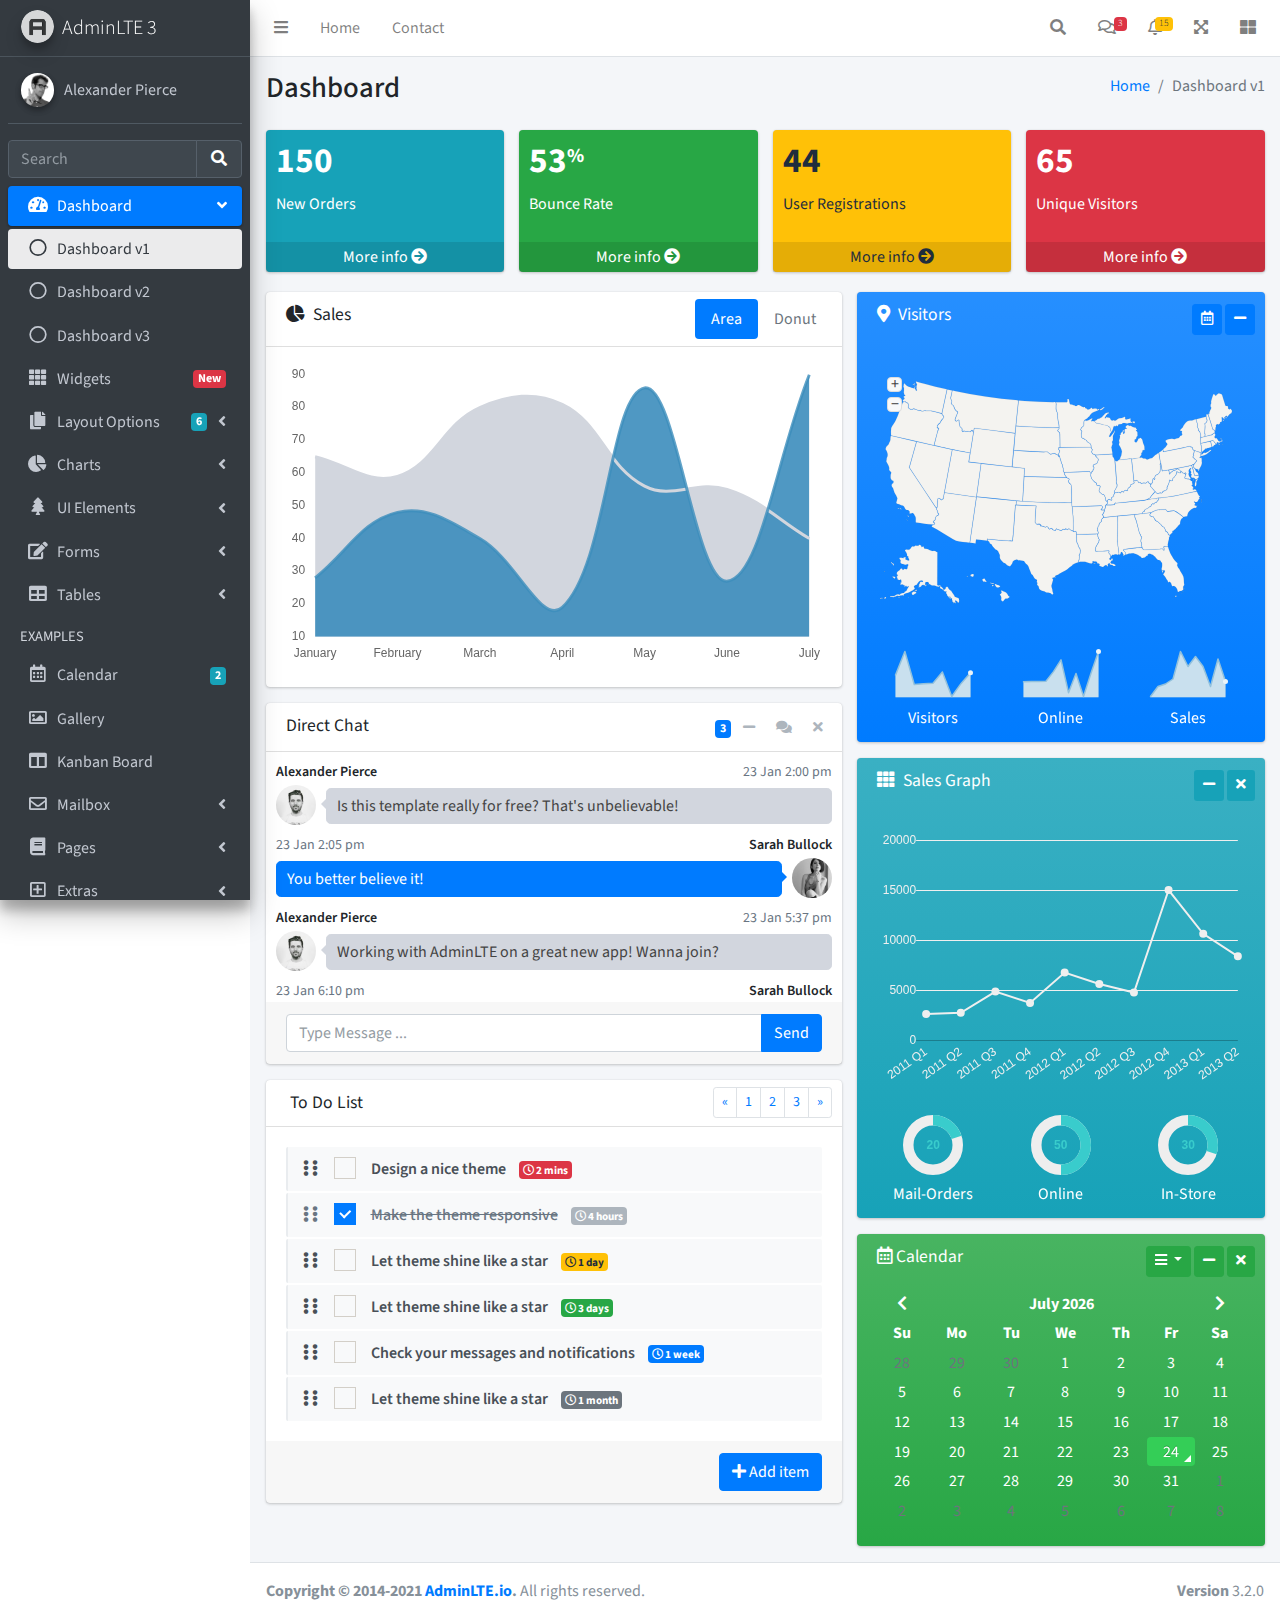
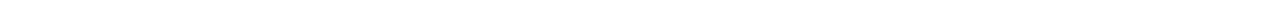
<file: AdminLTE-3.2.0/index.html>
<!DOCTYPE html>
<html lang="en">
<head>
  <meta charset="utf-8">
  <meta name="viewport" content="width=device-width, initial-scale=1">
  <title>AdminLTE 3 | Dashboard</title>

  <!-- Google Font: Source Sans Pro -->
  <link rel="stylesheet" href="https://fonts.googleapis.com/css?family=Source+Sans+Pro:300,400,400i,700&display=fallback">
  <!-- Font Awesome -->
  <link rel="stylesheet" href="plugins/fontawesome-free/css/all.min.css">
  <!-- Ionicons -->
  <link rel="stylesheet" href="https://code.ionicframework.com/ionicons/2.0.1/css/ionicons.min.css">
  <!-- Tempusdominus Bootstrap 4 -->
  <link rel="stylesheet" href="plugins/tempusdominus-bootstrap-4/css/tempusdominus-bootstrap-4.min.css">
  <!-- iCheck -->
  <link rel="stylesheet" href="plugins/icheck-bootstrap/icheck-bootstrap.min.css">
  <!-- JQVMap -->
  <link rel="stylesheet" href="plugins/jqvmap/jqvmap.min.css">
  <!-- Theme style -->
  <link rel="stylesheet" href="dist/css/adminlte.min.css">
  <!-- overlayScrollbars -->
  <link rel="stylesheet" href="plugins/overlayScrollbars/css/OverlayScrollbars.min.css">
  <!-- Daterange picker -->
  <link rel="stylesheet" href="plugins/daterangepicker/daterangepicker.css">
  <!-- summernote -->
  <link rel="stylesheet" href="plugins/summernote/summernote-bs4.min.css">
</head>
<body class="hold-transition sidebar-mini layout-fixed">
<div class="wrapper">

  <!-- Preloader -->
  <div class="preloader flex-column justify-content-center align-items-center">
    <img class="animation__shake" src="dist/img/AdminLTELogo.png" alt="AdminLTELogo" height="60" width="60">
  </div>

  <!-- Navbar -->
  <nav class="main-header navbar navbar-expand navbar-white navbar-light">
    <!-- Left navbar links -->
    <ul class="navbar-nav">
      <li class="nav-item">
        <a class="nav-link" data-widget="pushmenu" href="#" role="button"><i class="fas fa-bars"></i></a>
      </li>
      <li class="nav-item d-none d-sm-inline-block">
        <a href="index3.html" class="nav-link">Home</a>
      </li>
      <li class="nav-item d-none d-sm-inline-block">
        <a href="#" class="nav-link">Contact</a>
      </li>
    </ul>

    <!-- Right navbar links -->
    <ul class="navbar-nav ml-auto">
      <!-- Navbar Search -->
      <li class="nav-item">
        <a class="nav-link" data-widget="navbar-search" href="#" role="button">
          <i class="fas fa-search"></i>
        </a>
        <div class="navbar-search-block">
          <form class="form-inline">
            <div class="input-group input-group-sm">
              <input class="form-control form-control-navbar" type="search" placeholder="Search" aria-label="Search">
              <div class="input-group-append">
                <button class="btn btn-navbar" type="submit">
                  <i class="fas fa-search"></i>
                </button>
                <button class="btn btn-navbar" type="button" data-widget="navbar-search">
                  <i class="fas fa-times"></i>
                </button>
              </div>
            </div>
          </form>
        </div>
      </li>

      <!-- Messages Dropdown Menu -->
      <li class="nav-item dropdown">
        <a class="nav-link" data-toggle="dropdown" href="#">
          <i class="far fa-comments"></i>
          <span class="badge badge-danger navbar-badge">3</span>
        </a>
        <div class="dropdown-menu dropdown-menu-lg dropdown-menu-right">
          <a href="#" class="dropdown-item">
            <!-- Message Start -->
            <div class="media">
              <img src="dist/img/user1-128x128.jpg" alt="User Avatar" class="img-size-50 mr-3 img-circle">
              <div class="media-body">
                <h3 class="dropdown-item-title">
                  Brad Diesel
                  <span class="float-right text-sm text-danger"><i class="fas fa-star"></i></span>
                </h3>
                <p class="text-sm">Call me whenever you can...</p>
                <p class="text-sm text-muted"><i class="far fa-clock mr-1"></i> 4 Hours Ago</p>
              </div>
            </div>
            <!-- Message End -->
          </a>
          <div class="dropdown-divider"></div>
          <a href="#" class="dropdown-item">
            <!-- Message Start -->
            <div class="media">
              <img src="dist/img/user8-128x128.jpg" alt="User Avatar" class="img-size-50 img-circle mr-3">
              <div class="media-body">
                <h3 class="dropdown-item-title">
                  John Pierce
                  <span class="float-right text-sm text-muted"><i class="fas fa-star"></i></span>
                </h3>
                <p class="text-sm">I got your message bro</p>
                <p class="text-sm text-muted"><i class="far fa-clock mr-1"></i> 4 Hours Ago</p>
              </div>
            </div>
            <!-- Message End -->
          </a>
          <div class="dropdown-divider"></div>
          <a href="#" class="dropdown-item">
            <!-- Message Start -->
            <div class="media">
              <img src="dist/img/user3-128x128.jpg" alt="User Avatar" class="img-size-50 img-circle mr-3">
              <div class="media-body">
                <h3 class="dropdown-item-title">
                  Nora Silvester
                  <span class="float-right text-sm text-warning"><i class="fas fa-star"></i></span>
                </h3>
                <p class="text-sm">The subject goes here</p>
                <p class="text-sm text-muted"><i class="far fa-clock mr-1"></i> 4 Hours Ago</p>
              </div>
            </div>
            <!-- Message End -->
          </a>
          <div class="dropdown-divider"></div>
          <a href="#" class="dropdown-item dropdown-footer">See All Messages</a>
        </div>
      </li>
      <!-- Notifications Dropdown Menu -->
      <li class="nav-item dropdown">
        <a class="nav-link" data-toggle="dropdown" href="#">
          <i class="far fa-bell"></i>
          <span class="badge badge-warning navbar-badge">15</span>
        </a>
        <div class="dropdown-menu dropdown-menu-lg dropdown-menu-right">
          <span class="dropdown-item dropdown-header">15 Notifications</span>
          <div class="dropdown-divider"></div>
          <a href="#" class="dropdown-item">
            <i class="fas fa-envelope mr-2"></i> 4 new messages
            <span class="float-right text-muted text-sm">3 mins</span>
          </a>
          <div class="dropdown-divider"></div>
          <a href="#" class="dropdown-item">
            <i class="fas fa-users mr-2"></i> 8 friend requests
            <span class="float-right text-muted text-sm">12 hours</span>
          </a>
          <div class="dropdown-divider"></div>
          <a href="#" class="dropdown-item">
            <i class="fas fa-file mr-2"></i> 3 new reports
            <span class="float-right text-muted text-sm">2 days</span>
          </a>
          <div class="dropdown-divider"></div>
          <a href="#" class="dropdown-item dropdown-footer">See All Notifications</a>
        </div>
      </li>
      <li class="nav-item">
        <a class="nav-link" data-widget="fullscreen" href="#" role="button">
          <i class="fas fa-expand-arrows-alt"></i>
        </a>
      </li>
      <li class="nav-item">
        <a class="nav-link" data-widget="control-sidebar" data-controlsidebar-slide="true" href="#" role="button">
          <i class="fas fa-th-large"></i>
        </a>
      </li>
    </ul>
  </nav>
  <!-- /.navbar -->

  <!-- Main Sidebar Container -->
  <aside class="main-sidebar sidebar-dark-primary elevation-4">
    <!-- Brand Logo -->
    <a href="index3.html" class="brand-link">
      <img src="dist/img/AdminLTELogo.png" alt="AdminLTE Logo" class="brand-image img-circle elevation-3" style="opacity: .8">
      <span class="brand-text font-weight-light">AdminLTE 3</span>
    </a>

    <!-- Sidebar -->
    <div class="sidebar">
      <!-- Sidebar user panel (optional) -->
      <div class="user-panel mt-3 pb-3 mb-3 d-flex">
        <div class="image">
          <img src="dist/img/user2-160x160.jpg" class="img-circle elevation-2" alt="User Image">
        </div>
        <div class="info">
          <a href="#" class="d-block">Alexander Pierce</a>
        </div>
      </div>

      <!-- SidebarSearch Form -->
      <div class="form-inline">
        <div class="input-group" data-widget="sidebar-search">
          <input class="form-control form-control-sidebar" type="search" placeholder="Search" aria-label="Search">
          <div class="input-group-append">
            <button class="btn btn-sidebar">
              <i class="fas fa-search fa-fw"></i>
            </button>
          </div>
        </div>
      </div>

      <!-- Sidebar Menu -->
      <nav class="mt-2">
        <ul class="nav nav-pills nav-sidebar flex-column" data-widget="treeview" role="menu" data-accordion="false">
          <!-- Add icons to the links using the .nav-icon class
               with font-awesome or any other icon font library -->
          <li class="nav-item menu-open">
            <a href="#" class="nav-link active">
              <i class="nav-icon fas fa-tachometer-alt"></i>
              <p>
                Dashboard
                <i class="right fas fa-angle-left"></i>
              </p>
            </a>
            <ul class="nav nav-treeview">
              <li class="nav-item">
                <a href="./index.html" class="nav-link active">
                  <i class="far fa-circle nav-icon"></i>
                  <p>Dashboard v1</p>
                </a>
              </li>
              <li class="nav-item">
                <a href="./index2.html" class="nav-link">
                  <i class="far fa-circle nav-icon"></i>
                  <p>Dashboard v2</p>
                </a>
              </li>
              <li class="nav-item">
                <a href="./index3.html" class="nav-link">
                  <i class="far fa-circle nav-icon"></i>
                  <p>Dashboard v3</p>
                </a>
              </li>
            </ul>
          </li>
          <li class="nav-item">
            <a href="pages/widgets.html" class="nav-link">
              <i class="nav-icon fas fa-th"></i>
              <p>
                Widgets
                <span class="right badge badge-danger">New</span>
              </p>
            </a>
          </li>
          <li class="nav-item">
            <a href="#" class="nav-link">
              <i class="nav-icon fas fa-copy"></i>
              <p>
                Layout Options
                <i class="fas fa-angle-left right"></i>
                <span class="badge badge-info right">6</span>
              </p>
            </a>
            <ul class="nav nav-treeview">
              <li class="nav-item">
                <a href="pages/layout/top-nav.html" class="nav-link">
                  <i class="far fa-circle nav-icon"></i>
                  <p>Top Navigation</p>
                </a>
              </li>
              <li class="nav-item">
                <a href="pages/layout/top-nav-sidebar.html" class="nav-link">
                  <i class="far fa-circle nav-icon"></i>
                  <p>Top Navigation + Sidebar</p>
                </a>
              </li>
              <li class="nav-item">
                <a href="pages/layout/boxed.html" class="nav-link">
                  <i class="far fa-circle nav-icon"></i>
                  <p>Boxed</p>
                </a>
              </li>
              <li class="nav-item">
                <a href="pages/layout/fixed-sidebar.html" class="nav-link">
                  <i class="far fa-circle nav-icon"></i>
                  <p>Fixed Sidebar</p>
                </a>
              </li>
              <li class="nav-item">
                <a href="pages/layout/fixed-sidebar-custom.html" class="nav-link">
                  <i class="far fa-circle nav-icon"></i>
                  <p>Fixed Sidebar <small>+ Custom Area</small></p>
                </a>
              </li>
              <li class="nav-item">
                <a href="pages/layout/fixed-topnav.html" class="nav-link">
                  <i class="far fa-circle nav-icon"></i>
                  <p>Fixed Navbar</p>
                </a>
              </li>
              <li class="nav-item">
                <a href="pages/layout/fixed-footer.html" class="nav-link">
                  <i class="far fa-circle nav-icon"></i>
                  <p>Fixed Footer</p>
                </a>
              </li>
              <li class="nav-item">
                <a href="pages/layout/collapsed-sidebar.html" class="nav-link">
                  <i class="far fa-circle nav-icon"></i>
                  <p>Collapsed Sidebar</p>
                </a>
              </li>
            </ul>
          </li>
          <li class="nav-item">
            <a href="#" class="nav-link">
              <i class="nav-icon fas fa-chart-pie"></i>
              <p>
                Charts
                <i class="right fas fa-angle-left"></i>
              </p>
            </a>
            <ul class="nav nav-treeview">
              <li class="nav-item">
                <a href="pages/charts/chartjs.html" class="nav-link">
                  <i class="far fa-circle nav-icon"></i>
                  <p>ChartJS</p>
                </a>
              </li>
              <li class="nav-item">
                <a href="pages/charts/flot.html" class="nav-link">
                  <i class="far fa-circle nav-icon"></i>
                  <p>Flot</p>
                </a>
              </li>
              <li class="nav-item">
                <a href="pages/charts/inline.html" class="nav-link">
                  <i class="far fa-circle nav-icon"></i>
                  <p>Inline</p>
                </a>
              </li>
              <li class="nav-item">
                <a href="pages/charts/uplot.html" class="nav-link">
                  <i class="far fa-circle nav-icon"></i>
                  <p>uPlot</p>
                </a>
              </li>
            </ul>
          </li>
          <li class="nav-item">
            <a href="#" class="nav-link">
              <i class="nav-icon fas fa-tree"></i>
              <p>
                UI Elements
                <i class="fas fa-angle-left right"></i>
              </p>
            </a>
            <ul class="nav nav-treeview">
              <li class="nav-item">
                <a href="pages/UI/general.html" class="nav-link">
                  <i class="far fa-circle nav-icon"></i>
                  <p>General</p>
                </a>
              </li>
              <li class="nav-item">
                <a href="pages/UI/icons.html" class="nav-link">
                  <i class="far fa-circle nav-icon"></i>
                  <p>Icons</p>
                </a>
              </li>
              <li class="nav-item">
                <a href="pages/UI/buttons.html" class="nav-link">
                  <i class="far fa-circle nav-icon"></i>
                  <p>Buttons</p>
                </a>
              </li>
              <li class="nav-item">
                <a href="pages/UI/sliders.html" class="nav-link">
                  <i class="far fa-circle nav-icon"></i>
                  <p>Sliders</p>
                </a>
              </li>
              <li class="nav-item">
                <a href="pages/UI/modals.html" class="nav-link">
                  <i class="far fa-circle nav-icon"></i>
                  <p>Modals & Alerts</p>
                </a>
              </li>
              <li class="nav-item">
                <a href="pages/UI/navbar.html" class="nav-link">
                  <i class="far fa-circle nav-icon"></i>
                  <p>Navbar & Tabs</p>
                </a>
              </li>
              <li class="nav-item">
                <a href="pages/UI/timeline.html" class="nav-link">
                  <i class="far fa-circle nav-icon"></i>
                  <p>Timeline</p>
                </a>
              </li>
              <li class="nav-item">
                <a href="pages/UI/ribbons.html" class="nav-link">
                  <i class="far fa-circle nav-icon"></i>
                  <p>Ribbons</p>
                </a>
              </li>
            </ul>
          </li>
          <li class="nav-item">
            <a href="#" class="nav-link">
              <i class="nav-icon fas fa-edit"></i>
              <p>
                Forms
                <i class="fas fa-angle-left right"></i>
              </p>
            </a>
            <ul class="nav nav-treeview">
              <li class="nav-item">
                <a href="pages/forms/general.html" class="nav-link">
                  <i class="far fa-circle nav-icon"></i>
                  <p>General Elements</p>
                </a>
              </li>
              <li class="nav-item">
                <a href="pages/forms/advanced.html" class="nav-link">
                  <i class="far fa-circle nav-icon"></i>
                  <p>Advanced Elements</p>
                </a>
              </li>
              <li class="nav-item">
                <a href="pages/forms/editors.html" class="nav-link">
                  <i class="far fa-circle nav-icon"></i>
                  <p>Editors</p>
                </a>
              </li>
              <li class="nav-item">
                <a href="pages/forms/validation.html" class="nav-link">
                  <i class="far fa-circle nav-icon"></i>
                  <p>Validation</p>
                </a>
              </li>
            </ul>
          </li>
          <li class="nav-item">
            <a href="#" class="nav-link">
              <i class="nav-icon fas fa-table"></i>
              <p>
                Tables
                <i class="fas fa-angle-left right"></i>
              </p>
            </a>
            <ul class="nav nav-treeview">
              <li class="nav-item">
                <a href="pages/tables/simple.html" class="nav-link">
                  <i class="far fa-circle nav-icon"></i>
                  <p>Simple Tables</p>
                </a>
              </li>
              <li class="nav-item">
                <a href="pages/tables/data.html" class="nav-link">
                  <i class="far fa-circle nav-icon"></i>
                  <p>DataTables</p>
                </a>
              </li>
              <li class="nav-item">
                <a href="pages/tables/jsgrid.html" class="nav-link">
                  <i class="far fa-circle nav-icon"></i>
                  <p>jsGrid</p>
                </a>
              </li>
            </ul>
          </li>
          <li class="nav-header">EXAMPLES</li>
          <li class="nav-item">
            <a href="pages/calendar.html" class="nav-link">
              <i class="nav-icon far fa-calendar-alt"></i>
              <p>
                Calendar
                <span class="badge badge-info right">2</span>
              </p>
            </a>
          </li>
          <li class="nav-item">
            <a href="pages/gallery.html" class="nav-link">
              <i class="nav-icon far fa-image"></i>
              <p>
                Gallery
              </p>
            </a>
          </li>
          <li class="nav-item">
            <a href="pages/kanban.html" class="nav-link">
              <i class="nav-icon fas fa-columns"></i>
              <p>
                Kanban Board
              </p>
            </a>
          </li>
          <li class="nav-item">
            <a href="#" class="nav-link">
              <i class="nav-icon far fa-envelope"></i>
              <p>
                Mailbox
                <i class="fas fa-angle-left right"></i>
              </p>
            </a>
            <ul class="nav nav-treeview">
              <li class="nav-item">
                <a href="pages/mailbox/mailbox.html" class="nav-link">
                  <i class="far fa-circle nav-icon"></i>
                  <p>Inbox</p>
                </a>
              </li>
              <li class="nav-item">
                <a href="pages/mailbox/compose.html" class="nav-link">
                  <i class="far fa-circle nav-icon"></i>
                  <p>Compose</p>
                </a>
              </li>
              <li class="nav-item">
                <a href="pages/mailbox/read-mail.html" class="nav-link">
                  <i class="far fa-circle nav-icon"></i>
                  <p>Read</p>
                </a>
              </li>
            </ul>
          </li>
          <li class="nav-item">
            <a href="#" class="nav-link">
              <i class="nav-icon fas fa-book"></i>
              <p>
                Pages
                <i class="fas fa-angle-left right"></i>
              </p>
            </a>
            <ul class="nav nav-treeview">
              <li class="nav-item">
                <a href="pages/examples/invoice.html" class="nav-link">
                  <i class="far fa-circle nav-icon"></i>
                  <p>Invoice</p>
                </a>
              </li>
              <li class="nav-item">
                <a href="pages/examples/profile.html" class="nav-link">
                  <i class="far fa-circle nav-icon"></i>
                  <p>Profile</p>
                </a>
              </li>
              <li class="nav-item">
                <a href="pages/examples/e-commerce.html" class="nav-link">
                  <i class="far fa-circle nav-icon"></i>
                  <p>E-commerce</p>
                </a>
              </li>
              <li class="nav-item">
                <a href="pages/examples/projects.html" class="nav-link">
                  <i class="far fa-circle nav-icon"></i>
                  <p>Projects</p>
                </a>
              </li>
              <li class="nav-item">
                <a href="pages/examples/project-add.html" class="nav-link">
                  <i class="far fa-circle nav-icon"></i>
                  <p>Project Add</p>
                </a>
              </li>
              <li class="nav-item">
                <a href="pages/examples/project-edit.html" class="nav-link">
                  <i class="far fa-circle nav-icon"></i>
                  <p>Project Edit</p>
                </a>
              </li>
              <li class="nav-item">
                <a href="pages/examples/project-detail.html" class="nav-link">
                  <i class="far fa-circle nav-icon"></i>
                  <p>Project Detail</p>
                </a>
              </li>
              <li class="nav-item">
                <a href="pages/examples/contacts.html" class="nav-link">
                  <i class="far fa-circle nav-icon"></i>
                  <p>Contacts</p>
                </a>
              </li>
              <li class="nav-item">
                <a href="pages/examples/faq.html" class="nav-link">
                  <i class="far fa-circle nav-icon"></i>
                  <p>FAQ</p>
                </a>
              </li>
              <li class="nav-item">
                <a href="pages/examples/contact-us.html" class="nav-link">
                  <i class="far fa-circle nav-icon"></i>
                  <p>Contact us</p>
                </a>
              </li>
            </ul>
          </li>
          <li class="nav-item">
            <a href="#" class="nav-link">
              <i class="nav-icon far fa-plus-square"></i>
              <p>
                Extras
                <i class="fas fa-angle-left right"></i>
              </p>
            </a>
            <ul class="nav nav-treeview">
              <li class="nav-item">
                <a href="#" class="nav-link">
                  <i class="far fa-circle nav-icon"></i>
                  <p>
                    Login & Register v1
                    <i class="fas fa-angle-left right"></i>
                  </p>
                </a>
                <ul class="nav nav-treeview">
                  <li class="nav-item">
                    <a href="pages/examples/login.html" class="nav-link">
                      <i class="far fa-circle nav-icon"></i>
                      <p>Login v1</p>
                    </a>
                  </li>
                  <li class="nav-item">
                    <a href="pages/examples/register.html" class="nav-link">
                      <i class="far fa-circle nav-icon"></i>
                      <p>Register v1</p>
                    </a>
                  </li>
                  <li class="nav-item">
                    <a href="pages/examples/forgot-password.html" class="nav-link">
                      <i class="far fa-circle nav-icon"></i>
                      <p>Forgot Password v1</p>
                    </a>
                  </li>
                  <li class="nav-item">
                    <a href="pages/examples/recover-password.html" class="nav-link">
                      <i class="far fa-circle nav-icon"></i>
                      <p>Recover Password v1</p>
                    </a>
                  </li>
                </ul>
              </li>
              <li class="nav-item">
                <a href="#" class="nav-link">
                  <i class="far fa-circle nav-icon"></i>
                  <p>
                    Login & Register v2
                    <i class="fas fa-angle-left right"></i>
                  </p>
                </a>
                <ul class="nav nav-treeview">
                  <li class="nav-item">
                    <a href="pages/examples/login-v2.html" class="nav-link">
                      <i class="far fa-circle nav-icon"></i>
                      <p>Login v2</p>
                    </a>
                  </li>
                  <li class="nav-item">
                    <a href="pages/examples/register-v2.html" class="nav-link">
                      <i class="far fa-circle nav-icon"></i>
                      <p>Register v2</p>
                    </a>
                  </li>
                  <li class="nav-item">
                    <a href="pages/examples/forgot-password-v2.html" class="nav-link">
                      <i class="far fa-circle nav-icon"></i>
                      <p>Forgot Password v2</p>
                    </a>
                  </li>
                  <li class="nav-item">
                    <a href="pages/examples/recover-password-v2.html" class="nav-link">
                      <i class="far fa-circle nav-icon"></i>
                      <p>Recover Password v2</p>
                    </a>
                  </li>
                </ul>
              </li>
              <li class="nav-item">
                <a href="pages/examples/lockscreen.html" class="nav-link">
                  <i class="far fa-circle nav-icon"></i>
                  <p>Lockscreen</p>
                </a>
              </li>
              <li class="nav-item">
                <a href="pages/examples/legacy-user-menu.html" class="nav-link">
                  <i class="far fa-circle nav-icon"></i>
                  <p>Legacy User Menu</p>
                </a>
              </li>
              <li class="nav-item">
                <a href="pages/examples/language-menu.html" class="nav-link">
                  <i class="far fa-circle nav-icon"></i>
                  <p>Language Menu</p>
                </a>
              </li>
              <li class="nav-item">
                <a href="pages/examples/404.html" class="nav-link">
                  <i class="far fa-circle nav-icon"></i>
                  <p>Error 404</p>
                </a>
              </li>
              <li class="nav-item">
                <a href="pages/examples/500.html" class="nav-link">
                  <i class="far fa-circle nav-icon"></i>
                  <p>Error 500</p>
                </a>
              </li>
              <li class="nav-item">
                <a href="pages/examples/pace.html" class="nav-link">
                  <i class="far fa-circle nav-icon"></i>
                  <p>Pace</p>
                </a>
              </li>
              <li class="nav-item">
                <a href="pages/examples/blank.html" class="nav-link">
                  <i class="far fa-circle nav-icon"></i>
                  <p>Blank Page</p>
                </a>
              </li>
              <li class="nav-item">
                <a href="starter.html" class="nav-link">
                  <i class="far fa-circle nav-icon"></i>
                  <p>Starter Page</p>
                </a>
              </li>
            </ul>
          </li>
          <li class="nav-item">
            <a href="#" class="nav-link">
              <i class="nav-icon fas fa-search"></i>
              <p>
                Search
                <i class="fas fa-angle-left right"></i>
              </p>
            </a>
            <ul class="nav nav-treeview">
              <li class="nav-item">
                <a href="pages/search/simple.html" class="nav-link">
                  <i class="far fa-circle nav-icon"></i>
                  <p>Simple Search</p>
                </a>
              </li>
              <li class="nav-item">
                <a href="pages/search/enhanced.html" class="nav-link">
                  <i class="far fa-circle nav-icon"></i>
                  <p>Enhanced</p>
                </a>
              </li>
            </ul>
          </li>
          <li class="nav-header">MISCELLANEOUS</li>
          <li class="nav-item">
            <a href="iframe.html" class="nav-link">
              <i class="nav-icon fas fa-ellipsis-h"></i>
              <p>Tabbed IFrame Plugin</p>
            </a>
          </li>
          <li class="nav-item">
            <a href="https://adminlte.io/docs/3.1/" class="nav-link">
              <i class="nav-icon fas fa-file"></i>
              <p>Documentation</p>
            </a>
          </li>
          <li class="nav-header">MULTI LEVEL EXAMPLE</li>
          <li class="nav-item">
            <a href="#" class="nav-link">
              <i class="fas fa-circle nav-icon"></i>
              <p>Level 1</p>
            </a>
          </li>
          <li class="nav-item">
            <a href="#" class="nav-link">
              <i class="nav-icon fas fa-circle"></i>
              <p>
                Level 1
                <i class="right fas fa-angle-left"></i>
              </p>
            </a>
            <ul class="nav nav-treeview">
              <li class="nav-item">
                <a href="#" class="nav-link">
                  <i class="far fa-circle nav-icon"></i>
                  <p>Level 2</p>
                </a>
              </li>
              <li class="nav-item">
                <a href="#" class="nav-link">
                  <i class="far fa-circle nav-icon"></i>
                  <p>
                    Level 2
                    <i class="right fas fa-angle-left"></i>
                  </p>
                </a>
                <ul class="nav nav-treeview">
                  <li class="nav-item">
                    <a href="#" class="nav-link">
                      <i class="far fa-dot-circle nav-icon"></i>
                      <p>Level 3</p>
                    </a>
                  </li>
                  <li class="nav-item">
                    <a href="#" class="nav-link">
                      <i class="far fa-dot-circle nav-icon"></i>
                      <p>Level 3</p>
                    </a>
                  </li>
                  <li class="nav-item">
                    <a href="#" class="nav-link">
                      <i class="far fa-dot-circle nav-icon"></i>
                      <p>Level 3</p>
                    </a>
                  </li>
                </ul>
              </li>
              <li class="nav-item">
                <a href="#" class="nav-link">
                  <i class="far fa-circle nav-icon"></i>
                  <p>Level 2</p>
                </a>
              </li>
            </ul>
          </li>
          <li class="nav-item">
            <a href="#" class="nav-link">
              <i class="fas fa-circle nav-icon"></i>
              <p>Level 1</p>
            </a>
          </li>
          <li class="nav-header">LABELS</li>
          <li class="nav-item">
            <a href="#" class="nav-link">
              <i class="nav-icon far fa-circle text-danger"></i>
              <p class="text">Important</p>
            </a>
          </li>
          <li class="nav-item">
            <a href="#" class="nav-link">
              <i class="nav-icon far fa-circle text-warning"></i>
              <p>Warning</p>
            </a>
          </li>
          <li class="nav-item">
            <a href="#" class="nav-link">
              <i class="nav-icon far fa-circle text-info"></i>
              <p>Informational</p>
            </a>
          </li>
        </ul>
      </nav>
      <!-- /.sidebar-menu -->
    </div>
    <!-- /.sidebar -->
  </aside>

  <!-- Content Wrapper. Contains page content -->
  <div class="content-wrapper">
    <!-- Content Header (Page header) -->
    <div class="content-header">
      <div class="container-fluid">
        <div class="row mb-2">
          <div class="col-sm-6">
            <h1 class="m-0">Dashboard</h1>
          </div><!-- /.col -->
          <div class="col-sm-6">
            <ol class="breadcrumb float-sm-right">
              <li class="breadcrumb-item"><a href="#">Home</a></li>
              <li class="breadcrumb-item active">Dashboard v1</li>
            </ol>
          </div><!-- /.col -->
        </div><!-- /.row -->
      </div><!-- /.container-fluid -->
    </div>
    <!-- /.content-header -->

    <!-- Main content -->
    <section class="content">
      <div class="container-fluid">
        <!-- Small boxes (Stat box) -->
        <div class="row">
          <div class="col-lg-3 col-6">
            <!-- small box -->
            <div class="small-box bg-info">
              <div class="inner">
                <h3>150</h3>

                <p>New Orders</p>
              </div>
              <div class="icon">
                <i class="ion ion-bag"></i>
              </div>
              <a href="#" class="small-box-footer">More info <i class="fas fa-arrow-circle-right"></i></a>
            </div>
          </div>
          <!-- ./col -->
          <div class="col-lg-3 col-6">
            <!-- small box -->
            <div class="small-box bg-success">
              <div class="inner">
                <h3>53<sup style="font-size: 20px">%</sup></h3>

                <p>Bounce Rate</p>
              </div>
              <div class="icon">
                <i class="ion ion-stats-bars"></i>
              </div>
              <a href="#" class="small-box-footer">More info <i class="fas fa-arrow-circle-right"></i></a>
            </div>
          </div>
          <!-- ./col -->
          <div class="col-lg-3 col-6">
            <!-- small box -->
            <div class="small-box bg-warning">
              <div class="inner">
                <h3>44</h3>

                <p>User Registrations</p>
              </div>
              <div class="icon">
                <i class="ion ion-person-add"></i>
              </div>
              <a href="#" class="small-box-footer">More info <i class="fas fa-arrow-circle-right"></i></a>
            </div>
          </div>
          <!-- ./col -->
          <div class="col-lg-3 col-6">
            <!-- small box -->
            <div class="small-box bg-danger">
              <div class="inner">
                <h3>65</h3>

                <p>Unique Visitors</p>
              </div>
              <div class="icon">
                <i class="ion ion-pie-graph"></i>
              </div>
              <a href="#" class="small-box-footer">More info <i class="fas fa-arrow-circle-right"></i></a>
            </div>
          </div>
          <!-- ./col -->
        </div>
        <!-- /.row -->
        <!-- Main row -->
        <div class="row">
          <!-- Left col -->
          <section class="col-lg-7 connectedSortable">
            <!-- Custom tabs (Charts with tabs)-->
            <div class="card">
              <div class="card-header">
                <h3 class="card-title">
                  <i class="fas fa-chart-pie mr-1"></i>
                  Sales
                </h3>
                <div class="card-tools">
                  <ul class="nav nav-pills ml-auto">
                    <li class="nav-item">
                      <a class="nav-link active" href="#revenue-chart" data-toggle="tab">Area</a>
                    </li>
                    <li class="nav-item">
                      <a class="nav-link" href="#sales-chart" data-toggle="tab">Donut</a>
                    </li>
                  </ul>
                </div>
              </div><!-- /.card-header -->
              <div class="card-body">
                <div class="tab-content p-0">
                  <!-- Morris chart - Sales -->
                  <div class="chart tab-pane active" id="revenue-chart"
                       style="position: relative; height: 300px;">
                      <canvas id="revenue-chart-canvas" height="300" style="height: 300px;"></canvas>
                   </div>
                  <div class="chart tab-pane" id="sales-chart" style="position: relative; height: 300px;">
                    <canvas id="sales-chart-canvas" height="300" style="height: 300px;"></canvas>
                  </div>
                </div>
              </div><!-- /.card-body -->
            </div>
            <!-- /.card -->

            <!-- DIRECT CHAT -->
            <div class="card direct-chat direct-chat-primary">
              <div class="card-header">
                <h3 class="card-title">Direct Chat</h3>

                <div class="card-tools">
                  <span title="3 New Messages" class="badge badge-primary">3</span>
                  <button type="button" class="btn btn-tool" data-card-widget="collapse">
                    <i class="fas fa-minus"></i>
                  </button>
                  <button type="button" class="btn btn-tool" title="Contacts" data-widget="chat-pane-toggle">
                    <i class="fas fa-comments"></i>
                  </button>
                  <button type="button" class="btn btn-tool" data-card-widget="remove">
                    <i class="fas fa-times"></i>
                  </button>
                </div>
              </div>
              <!-- /.card-header -->
              <div class="card-body">
                <!-- Conversations are loaded here -->
                <div class="direct-chat-messages">
                  <!-- Message. Default to the left -->
                  <div class="direct-chat-msg">
                    <div class="direct-chat-infos clearfix">
                      <span class="direct-chat-name float-left">Alexander Pierce</span>
                      <span class="direct-chat-timestamp float-right">23 Jan 2:00 pm</span>
                    </div>
                    <!-- /.direct-chat-infos -->
                    <img class="direct-chat-img" src="dist/img/user1-128x128.jpg" alt="message user image">
                    <!-- /.direct-chat-img -->
                    <div class="direct-chat-text">
                      Is this template really for free? That's unbelievable!
                    </div>
                    <!-- /.direct-chat-text -->
                  </div>
                  <!-- /.direct-chat-msg -->

                  <!-- Message to the right -->
                  <div class="direct-chat-msg right">
                    <div class="direct-chat-infos clearfix">
                      <span class="direct-chat-name float-right">Sarah Bullock</span>
                      <span class="direct-chat-timestamp float-left">23 Jan 2:05 pm</span>
                    </div>
                    <!-- /.direct-chat-infos -->
                    <img class="direct-chat-img" src="dist/img/user3-128x128.jpg" alt="message user image">
                    <!-- /.direct-chat-img -->
                    <div class="direct-chat-text">
                      You better believe it!
                    </div>
                    <!-- /.direct-chat-text -->
                  </div>
                  <!-- /.direct-chat-msg -->

                  <!-- Message. Default to the left -->
                  <div class="direct-chat-msg">
                    <div class="direct-chat-infos clearfix">
                      <span class="direct-chat-name float-left">Alexander Pierce</span>
                      <span class="direct-chat-timestamp float-right">23 Jan 5:37 pm</span>
                    </div>
                    <!-- /.direct-chat-infos -->
                    <img class="direct-chat-img" src="dist/img/user1-128x128.jpg" alt="message user image">
                    <!-- /.direct-chat-img -->
                    <div class="direct-chat-text">
                      Working with AdminLTE on a great new app! Wanna join?
                    </div>
                    <!-- /.direct-chat-text -->
                  </div>
                  <!-- /.direct-chat-msg -->

                  <!-- Message to the right -->
                  <div class="direct-chat-msg right">
                    <div class="direct-chat-infos clearfix">
                      <span class="direct-chat-name float-right">Sarah Bullock</span>
                      <span class="direct-chat-timestamp float-left">23 Jan 6:10 pm</span>
                    </div>
                    <!-- /.direct-chat-infos -->
                    <img class="direct-chat-img" src="dist/img/user3-128x128.jpg" alt="message user image">
                    <!-- /.direct-chat-img -->
                    <div class="direct-chat-text">
                      I would love to.
                    </div>
                    <!-- /.direct-chat-text -->
                  </div>
                  <!-- /.direct-chat-msg -->

                </div>
                <!--/.direct-chat-messages-->

                <!-- Contacts are loaded here -->
                <div class="direct-chat-contacts">
                  <ul class="contacts-list">
                    <li>
                      <a href="#">
                        <img class="contacts-list-img" src="dist/img/user1-128x128.jpg" alt="User Avatar">

                        <div class="contacts-list-info">
                          <span class="contacts-list-name">
                            Count Dracula
                            <small class="contacts-list-date float-right">2/28/2015</small>
                          </span>
                          <span class="contacts-list-msg">How have you been? I was...</span>
                        </div>
                        <!-- /.contacts-list-info -->
                      </a>
                    </li>
                    <!-- End Contact Item -->
                    <li>
                      <a href="#">
                        <img class="contacts-list-img" src="dist/img/user7-128x128.jpg" alt="User Avatar">

                        <div class="contacts-list-info">
                          <span class="contacts-list-name">
                            Sarah Doe
                            <small class="contacts-list-date float-right">2/23/2015</small>
                          </span>
                          <span class="contacts-list-msg">I will be waiting for...</span>
                        </div>
                        <!-- /.contacts-list-info -->
                      </a>
                    </li>
                    <!-- End Contact Item -->
                    <li>
                      <a href="#">
                        <img class="contacts-list-img" src="dist/img/user3-128x128.jpg" alt="User Avatar">

                        <div class="contacts-list-info">
                          <span class="contacts-list-name">
                            Nadia Jolie
                            <small class="contacts-list-date float-right">2/20/2015</small>
                          </span>
                          <span class="contacts-list-msg">I'll call you back at...</span>
                        </div>
                        <!-- /.contacts-list-info -->
                      </a>
                    </li>
                    <!-- End Contact Item -->
                    <li>
                      <a href="#">
                        <img class="contacts-list-img" src="dist/img/user5-128x128.jpg" alt="User Avatar">

                        <div class="contacts-list-info">
                          <span class="contacts-list-name">
                            Nora S. Vans
                            <small class="contacts-list-date float-right">2/10/2015</small>
                          </span>
                          <span class="contacts-list-msg">Where is your new...</span>
                        </div>
                        <!-- /.contacts-list-info -->
                      </a>
                    </li>
                    <!-- End Contact Item -->
                    <li>
                      <a href="#">
                        <img class="contacts-list-img" src="dist/img/user6-128x128.jpg" alt="User Avatar">

                        <div class="contacts-list-info">
                          <span class="contacts-list-name">
                            John K.
                            <small class="contacts-list-date float-right">1/27/2015</small>
                          </span>
                          <span class="contacts-list-msg">Can I take a look at...</span>
                        </div>
                        <!-- /.contacts-list-info -->
                      </a>
                    </li>
                    <!-- End Contact Item -->
                    <li>
                      <a href="#">
                        <img class="contacts-list-img" src="dist/img/user8-128x128.jpg" alt="User Avatar">

                        <div class="contacts-list-info">
                          <span class="contacts-list-name">
                            Kenneth M.
                            <small class="contacts-list-date float-right">1/4/2015</small>
                          </span>
                          <span class="contacts-list-msg">Never mind I found...</span>
                        </div>
                        <!-- /.contacts-list-info -->
                      </a>
                    </li>
                    <!-- End Contact Item -->
                  </ul>
                  <!-- /.contacts-list -->
                </div>
                <!-- /.direct-chat-pane -->
              </div>
              <!-- /.card-body -->
              <div class="card-footer">
                <form action="#" method="post">
                  <div class="input-group">
                    <input type="text" name="message" placeholder="Type Message ..." class="form-control">
                    <span class="input-group-append">
                      <button type="button" class="btn btn-primary">Send</button>
                    </span>
                  </div>
                </form>
              </div>
              <!-- /.card-footer-->
            </div>
            <!--/.direct-chat -->

            <!-- TO DO List -->
            <div class="card">
              <div class="card-header">
                <h3 class="card-title">
                  <i class="ion ion-clipboard mr-1"></i>
                  To Do List
                </h3>

                <div class="card-tools">
                  <ul class="pagination pagination-sm">
                    <li class="page-item"><a href="#" class="page-link">&laquo;</a></li>
                    <li class="page-item"><a href="#" class="page-link">1</a></li>
                    <li class="page-item"><a href="#" class="page-link">2</a></li>
                    <li class="page-item"><a href="#" class="page-link">3</a></li>
                    <li class="page-item"><a href="#" class="page-link">&raquo;</a></li>
                  </ul>
                </div>
              </div>
              <!-- /.card-header -->
              <div class="card-body">
                <ul class="todo-list" data-widget="todo-list">
                  <li>
                    <!-- drag handle -->
                    <span class="handle">
                      <i class="fas fa-ellipsis-v"></i>
                      <i class="fas fa-ellipsis-v"></i>
                    </span>
                    <!-- checkbox -->
                    <div  class="icheck-primary d-inline ml-2">
                      <input type="checkbox" value="" name="todo1" id="todoCheck1">
                      <label for="todoCheck1"></label>
                    </div>
                    <!-- todo text -->
                    <span class="text">Design a nice theme</span>
                    <!-- Emphasis label -->
                    <small class="badge badge-danger"><i class="far fa-clock"></i> 2 mins</small>
                    <!-- General tools such as edit or delete-->
                    <div class="tools">
                      <i class="fas fa-edit"></i>
                      <i class="fas fa-trash-o"></i>
                    </div>
                  </li>
                  <li>
                    <span class="handle">
                      <i class="fas fa-ellipsis-v"></i>
                      <i class="fas fa-ellipsis-v"></i>
                    </span>
                    <div  class="icheck-primary d-inline ml-2">
                      <input type="checkbox" value="" name="todo2" id="todoCheck2" checked>
                      <label for="todoCheck2"></label>
                    </div>
                    <span class="text">Make the theme responsive</span>
                    <small class="badge badge-info"><i class="far fa-clock"></i> 4 hours</small>
                    <div class="tools">
                      <i class="fas fa-edit"></i>
                      <i class="fas fa-trash-o"></i>
                    </div>
                  </li>
                  <li>
                    <span class="handle">
                      <i class="fas fa-ellipsis-v"></i>
                      <i class="fas fa-ellipsis-v"></i>
                    </span>
                    <div  class="icheck-primary d-inline ml-2">
                      <input type="checkbox" value="" name="todo3" id="todoCheck3">
                      <label for="todoCheck3"></label>
                    </div>
                    <span class="text">Let theme shine like a star</span>
                    <small class="badge badge-warning"><i class="far fa-clock"></i> 1 day</small>
                    <div class="tools">
                      <i class="fas fa-edit"></i>
                      <i class="fas fa-trash-o"></i>
                    </div>
                  </li>
                  <li>
                    <span class="handle">
                      <i class="fas fa-ellipsis-v"></i>
                      <i class="fas fa-ellipsis-v"></i>
                    </span>
                    <div  class="icheck-primary d-inline ml-2">
                      <input type="checkbox" value="" name="todo4" id="todoCheck4">
                      <label for="todoCheck4"></label>
                    </div>
                    <span class="text">Let theme shine like a star</span>
                    <small class="badge badge-success"><i class="far fa-clock"></i> 3 days</small>
                    <div class="tools">
                      <i class="fas fa-edit"></i>
                      <i class="fas fa-trash-o"></i>
                    </div>
                  </li>
                  <li>
                    <span class="handle">
                      <i class="fas fa-ellipsis-v"></i>
                      <i class="fas fa-ellipsis-v"></i>
                    </span>
                    <div  class="icheck-primary d-inline ml-2">
                      <input type="checkbox" value="" name="todo5" id="todoCheck5">
                      <label for="todoCheck5"></label>
                    </div>
                    <span class="text">Check your messages and notifications</span>
                    <small class="badge badge-primary"><i class="far fa-clock"></i> 1 week</small>
                    <div class="tools">
                      <i class="fas fa-edit"></i>
                      <i class="fas fa-trash-o"></i>
                    </div>
                  </li>
                  <li>
                    <span class="handle">
                      <i class="fas fa-ellipsis-v"></i>
                      <i class="fas fa-ellipsis-v"></i>
                    </span>
                    <div  class="icheck-primary d-inline ml-2">
                      <input type="checkbox" value="" name="todo6" id="todoCheck6">
                      <label for="todoCheck6"></label>
                    </div>
                    <span class="text">Let theme shine like a star</span>
                    <small class="badge badge-secondary"><i class="far fa-clock"></i> 1 month</small>
                    <div class="tools">
                      <i class="fas fa-edit"></i>
                      <i class="fas fa-trash-o"></i>
                    </div>
                  </li>
                </ul>
              </div>
              <!-- /.card-body -->
              <div class="card-footer clearfix">
                <button type="button" class="btn btn-primary float-right"><i class="fas fa-plus"></i> Add item</button>
              </div>
            </div>
            <!-- /.card -->
          </section>
          <!-- /.Left col -->
          <!-- right col (We are only adding the ID to make the widgets sortable)-->
          <section class="col-lg-5 connectedSortable">

            <!-- Map card -->
            <div class="card bg-gradient-primary">
              <div class="card-header border-0">
                <h3 class="card-title">
                  <i class="fas fa-map-marker-alt mr-1"></i>
                  Visitors
                </h3>
                <!-- card tools -->
                <div class="card-tools">
                  <button type="button" class="btn btn-primary btn-sm daterange" title="Date range">
                    <i class="far fa-calendar-alt"></i>
                  </button>
                  <button type="button" class="btn btn-primary btn-sm" data-card-widget="collapse" title="Collapse">
                    <i class="fas fa-minus"></i>
                  </button>
                </div>
                <!-- /.card-tools -->
              </div>
              <div class="card-body">
                <div id="world-map" style="height: 250px; width: 100%;"></div>
              </div>
              <!-- /.card-body-->
              <div class="card-footer bg-transparent">
                <div class="row">
                  <div class="col-4 text-center">
                    <div id="sparkline-1"></div>
                    <div class="text-white">Visitors</div>
                  </div>
                  <!-- ./col -->
                  <div class="col-4 text-center">
                    <div id="sparkline-2"></div>
                    <div class="text-white">Online</div>
                  </div>
                  <!-- ./col -->
                  <div class="col-4 text-center">
                    <div id="sparkline-3"></div>
                    <div class="text-white">Sales</div>
                  </div>
                  <!-- ./col -->
                </div>
                <!-- /.row -->
              </div>
            </div>
            <!-- /.card -->

            <!-- solid sales graph -->
            <div class="card bg-gradient-info">
              <div class="card-header border-0">
                <h3 class="card-title">
                  <i class="fas fa-th mr-1"></i>
                  Sales Graph
                </h3>

                <div class="card-tools">
                  <button type="button" class="btn bg-info btn-sm" data-card-widget="collapse">
                    <i class="fas fa-minus"></i>
                  </button>
                  <button type="button" class="btn bg-info btn-sm" data-card-widget="remove">
                    <i class="fas fa-times"></i>
                  </button>
                </div>
              </div>
              <div class="card-body">
                <canvas class="chart" id="line-chart" style="min-height: 250px; height: 250px; max-height: 250px; max-width: 100%;"></canvas>
              </div>
              <!-- /.card-body -->
              <div class="card-footer bg-transparent">
                <div class="row">
                  <div class="col-4 text-center">
                    <input type="text" class="knob" data-readonly="true" value="20" data-width="60" data-height="60"
                           data-fgColor="#39CCCC">

                    <div class="text-white">Mail-Orders</div>
                  </div>
                  <!-- ./col -->
                  <div class="col-4 text-center">
                    <input type="text" class="knob" data-readonly="true" value="50" data-width="60" data-height="60"
                           data-fgColor="#39CCCC">

                    <div class="text-white">Online</div>
                  </div>
                  <!-- ./col -->
                  <div class="col-4 text-center">
                    <input type="text" class="knob" data-readonly="true" value="30" data-width="60" data-height="60"
                           data-fgColor="#39CCCC">

                    <div class="text-white">In-Store</div>
                  </div>
                  <!-- ./col -->
                </div>
                <!-- /.row -->
              </div>
              <!-- /.card-footer -->
            </div>
            <!-- /.card -->

            <!-- Calendar -->
            <div class="card bg-gradient-success">
              <div class="card-header border-0">

                <h3 class="card-title">
                  <i class="far fa-calendar-alt"></i>
                  Calendar
                </h3>
                <!-- tools card -->
                <div class="card-tools">
                  <!-- button with a dropdown -->
                  <div class="btn-group">
                    <button type="button" class="btn btn-success btn-sm dropdown-toggle" data-toggle="dropdown" data-offset="-52">
                      <i class="fas fa-bars"></i>
                    </button>
                    <div class="dropdown-menu" role="menu">
                      <a href="#" class="dropdown-item">Add new event</a>
                      <a href="#" class="dropdown-item">Clear events</a>
                      <div class="dropdown-divider"></div>
                      <a href="#" class="dropdown-item">View calendar</a>
                    </div>
                  </div>
                  <button type="button" class="btn btn-success btn-sm" data-card-widget="collapse">
                    <i class="fas fa-minus"></i>
                  </button>
                  <button type="button" class="btn btn-success btn-sm" data-card-widget="remove">
                    <i class="fas fa-times"></i>
                  </button>
                </div>
                <!-- /. tools -->
              </div>
              <!-- /.card-header -->
              <div class="card-body pt-0">
                <!--The calendar -->
                <div id="calendar" style="width: 100%"></div>
              </div>
              <!-- /.card-body -->
            </div>
            <!-- /.card -->
          </section>
          <!-- right col -->
        </div>
        <!-- /.row (main row) -->
      </div><!-- /.container-fluid -->
    </section>
    <!-- /.content -->
  </div>
  <!-- /.content-wrapper -->
  <footer class="main-footer">
    <strong>Copyright &copy; 2014-2021 <a href="https://adminlte.io">AdminLTE.io</a>.</strong>
    All rights reserved.
    <div class="float-right d-none d-sm-inline-block">
      <b>Version</b> 3.2.0
    </div>
  </footer>

  <!-- Control Sidebar -->
  <aside class="control-sidebar control-sidebar-dark">
    <!-- Control sidebar content goes here -->
  </aside>
  <!-- /.control-sidebar -->
</div>
<!-- ./wrapper -->

<!-- jQuery -->
<script src="plugins/jquery/jquery.min.js"></script>
<!-- jQuery UI 1.11.4 -->
<script src="plugins/jquery-ui/jquery-ui.min.js"></script>
<!-- Resolve conflict in jQuery UI tooltip with Bootstrap tooltip -->
<script>
  $.widget.bridge('uibutton', $.ui.button)
</script>
<!-- Bootstrap 4 -->
<script src="plugins/bootstrap/js/bootstrap.bundle.min.js"></script>
<!-- ChartJS -->
<script src="plugins/chart.js/Chart.min.js"></script>
<!-- Sparkline -->
<script src="plugins/sparklines/sparkline.js"></script>
<!-- JQVMap -->
<script src="plugins/jqvmap/jquery.vmap.min.js"></script>
<script src="plugins/jqvmap/maps/jquery.vmap.usa.js"></script>
<!-- jQuery Knob Chart -->
<script src="plugins/jquery-knob/jquery.knob.min.js"></script>
<!-- daterangepicker -->
<script src="plugins/moment/moment.min.js"></script>
<script src="plugins/daterangepicker/daterangepicker.js"></script>
<!-- Tempusdominus Bootstrap 4 -->
<script src="plugins/tempusdominus-bootstrap-4/js/tempusdominus-bootstrap-4.min.js"></script>
<!-- Summernote -->
<script src="plugins/summernote/summernote-bs4.min.js"></script>
<!-- overlayScrollbars -->
<script src="plugins/overlayScrollbars/js/jquery.overlayScrollbars.min.js"></script>
<!-- AdminLTE App -->
<script src="dist/js/adminlte.js"></script>
<!-- AdminLTE for demo purposes -->
<script src="dist/js/demo.js"></script>
<!-- AdminLTE dashboard demo (This is only for demo purposes) -->
<script src="dist/js/pages/dashboard.js"></script>
</body>
</html>
</file>
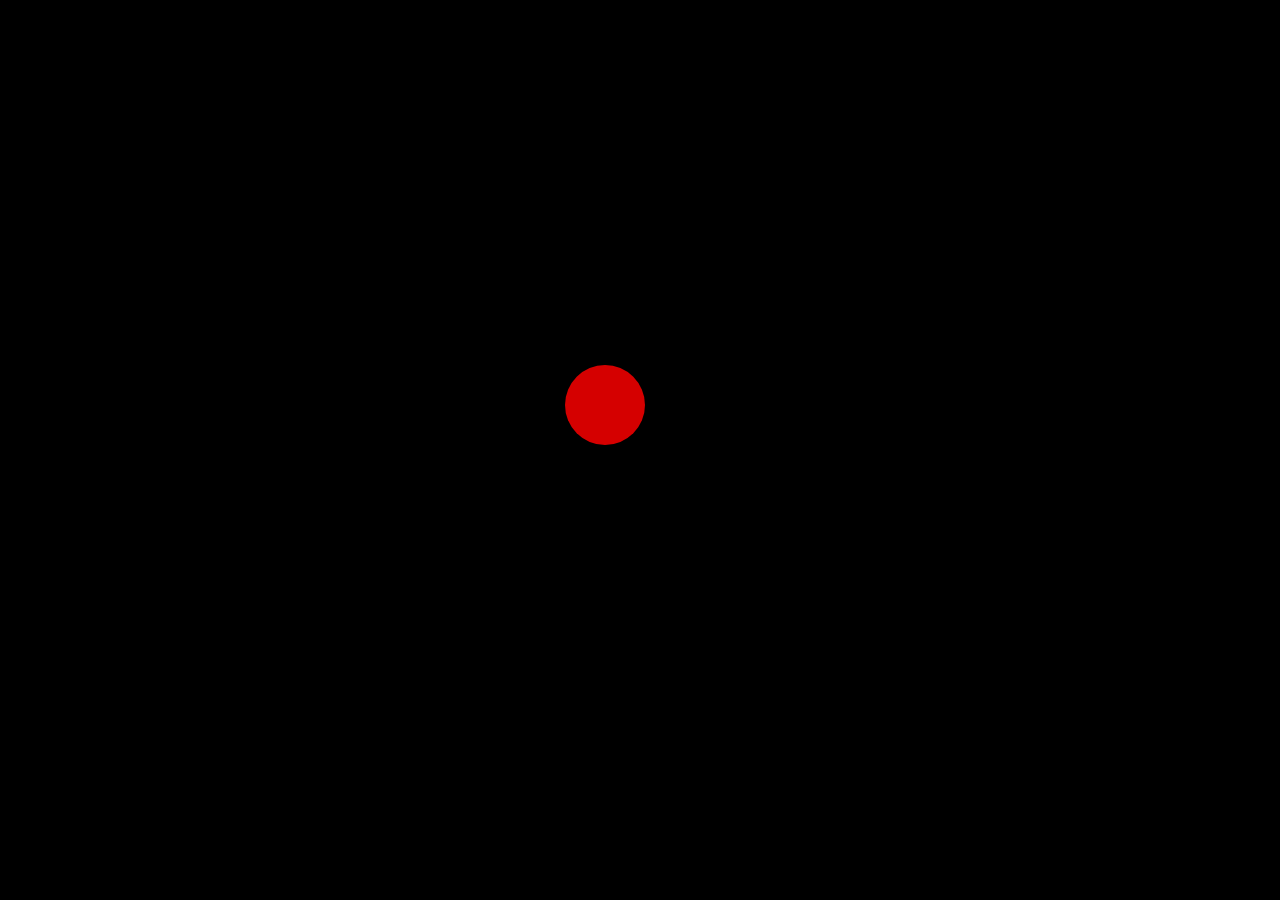
<file: Modulo4.html>
<!DOCTYPE html>
<html lang="en">
<head>
    <meta charset="UTF-8">
    <meta name="viewport" content="width=device-width, initial-scale=1.0">
    <title>Document</title>
    <link rel="stylesheet" href="style4.css">
    <link href="https://cdn.jsdelivr.net/npm/bootstrap@5.3.2/dist/css/bootstrap.min.css" rel="stylesheet" integrity="sha384-T3c6CoIi6uLrA9TneNEoa7RxnatzjcDSCmG1MXxSR1GAsXEV/Dwwykc2MPK8M2HN" crossorigin="anonymous">
</head>
<body>
        <div class="container">
            <input type="text" placeholder="Buscar">
            <div class="btn">
                <i class="fa-solid fa-magnifying-glass"></i>
            </div>
        </div>


    
    <script src="https://cdn.jsdelivr.net/npm/bootstrap@5.3.2/dist/js/bootstrap.bundle.min.js" integrity="sha384-C6RzsynM9kWDrMNeT87bh95OGNyZPhcTNXj1NW7RuBCsyN/o0jlpcV8Qyq46cDfL" crossorigin="anonymous"></script>
</body>
</html>
</file>
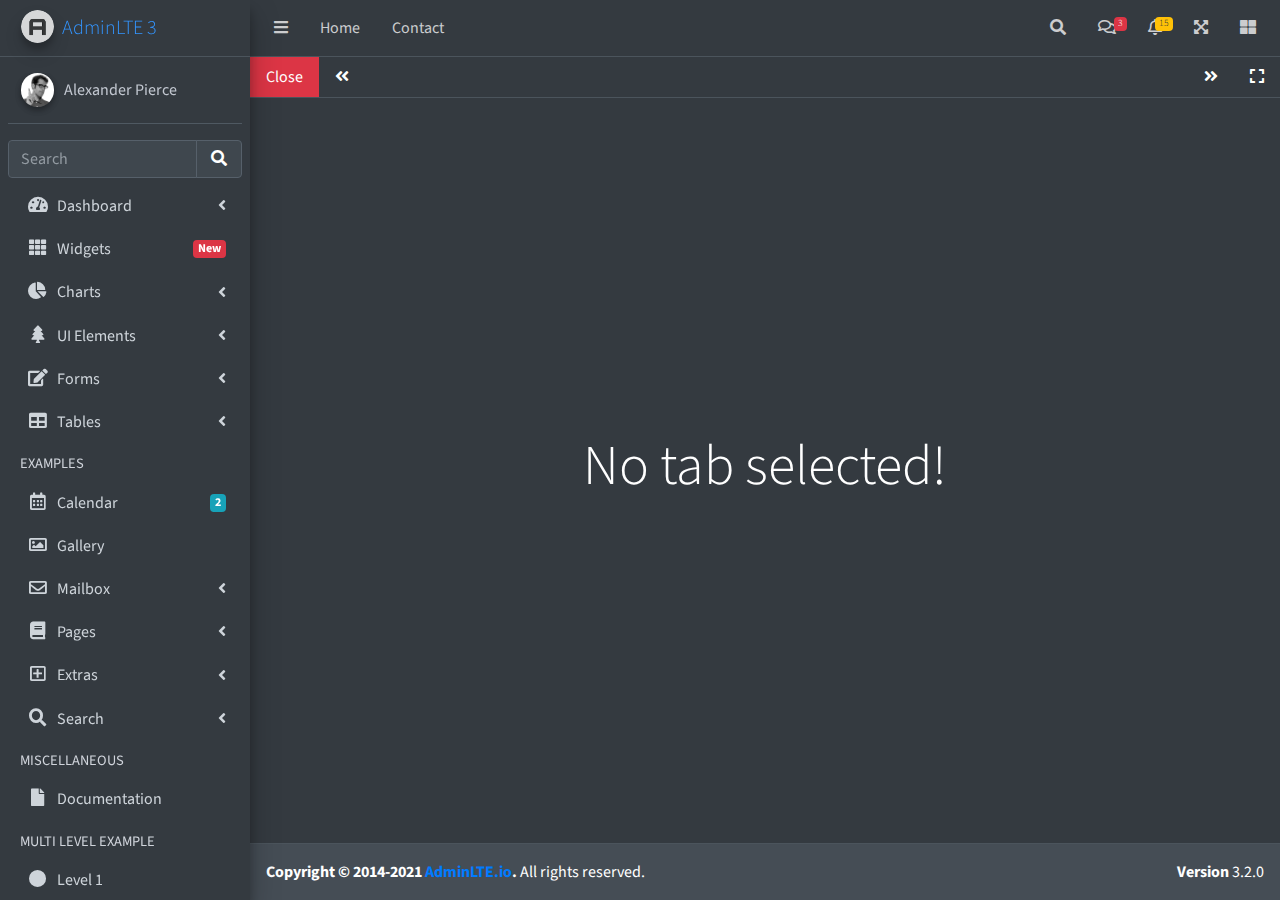
<file: AdminLTE-3.2.0/iframe-dark.html>
<!DOCTYPE html>
<html lang="en">
<head>
  <meta charset="utf-8">
  <meta name="viewport" content="width=device-width, initial-scale=1">
  <title>AdminLTE 3 | Tabbed IFrames</title>

  <!-- Google Font: Source Sans Pro -->
  <link rel="stylesheet" href="https://fonts.googleapis.com/css?family=Source+Sans+Pro:300,400,400i,700&display=fallback">
  <!-- Font Awesome -->
  <link rel="stylesheet" href="plugins/fontawesome-free/css/all.min.css">
  <!-- Theme style -->
  <link rel="stylesheet" href="dist/css/adminlte.min.css">
  <!-- overlayScrollbars -->
  <link rel="stylesheet" href="plugins/overlayScrollbars/css/OverlayScrollbars.min.css">
</head>
<body class="hold-transition sidebar-mini layout-fixed dark-mode" data-panel-auto-height-mode="height">
<div class="wrapper">

  <!-- Navbar -->
  <nav class="main-header navbar navbar-expand navbar-dark">
    <!-- Left navbar links -->
    <ul class="navbar-nav">
      <li class="nav-item">
        <a class="nav-link" data-widget="pushmenu" href="#" role="button"><i class="fas fa-bars"></i></a>
      </li>
      <li class="nav-item d-none d-sm-inline-block">
        <a href="index3.html" class="nav-link">Home</a>
      </li>
      <li class="nav-item d-none d-sm-inline-block">
        <a href="#" class="nav-link">Contact</a>
      </li>
    </ul>

    <!-- Right navbar links -->
    <ul class="navbar-nav ml-auto">
      <!-- Navbar Search -->
      <li class="nav-item">
        <a class="nav-link" data-widget="navbar-search" href="#" role="button">
          <i class="fas fa-search"></i>
        </a>
        <div class="navbar-search-block">
          <form class="form-inline">
            <div class="input-group input-group-sm">
              <input class="form-control form-control-navbar" type="search" placeholder="Search" aria-label="Search">
              <div class="input-group-append">
                <button class="btn btn-navbar" type="submit">
                  <i class="fas fa-search"></i>
                </button>
                <button class="btn btn-navbar" type="button" data-widget="navbar-search">
                  <i class="fas fa-times"></i>
                </button>
              </div>
            </div>
          </form>
        </div>
      </li>

      <!-- Messages Dropdown Menu -->
      <li class="nav-item dropdown">
        <a class="nav-link" data-toggle="dropdown" href="#">
          <i class="far fa-comments"></i>
          <span class="badge badge-danger navbar-badge">3</span>
        </a>
        <div class="dropdown-menu dropdown-menu-lg dropdown-menu-right">
          <a href="#" class="dropdown-item">
            <!-- Message Start -->
            <div class="media">
              <img src="dist/img/user1-128x128.jpg" alt="User Avatar" class="img-size-50 mr-3 img-circle">
              <div class="media-body">
                <h3 class="dropdown-item-title">
                  Brad Diesel
                  <span class="float-right text-sm text-danger"><i class="fas fa-star"></i></span>
                </h3>
                <p class="text-sm">Call me whenever you can...</p>
                <p class="text-sm text-muted"><i class="far fa-clock mr-1"></i> 4 Hours Ago</p>
              </div>
            </div>
            <!-- Message End -->
          </a>
          <div class="dropdown-divider"></div>
          <a href="#" class="dropdown-item">
            <!-- Message Start -->
            <div class="media">
              <img src="dist/img/user8-128x128.jpg" alt="User Avatar" class="img-size-50 img-circle mr-3">
              <div class="media-body">
                <h3 class="dropdown-item-title">
                  John Pierce
                  <span class="float-right text-sm text-muted"><i class="fas fa-star"></i></span>
                </h3>
                <p class="text-sm">I got your message bro</p>
                <p class="text-sm text-muted"><i class="far fa-clock mr-1"></i> 4 Hours Ago</p>
              </div>
            </div>
            <!-- Message End -->
          </a>
          <div class="dropdown-divider"></div>
          <a href="#" class="dropdown-item">
            <!-- Message Start -->
            <div class="media">
              <img src="dist/img/user3-128x128.jpg" alt="User Avatar" class="img-size-50 img-circle mr-3">
              <div class="media-body">
                <h3 class="dropdown-item-title">
                  Nora Silvester
                  <span class="float-right text-sm text-warning"><i class="fas fa-star"></i></span>
                </h3>
                <p class="text-sm">The subject goes here</p>
                <p class="text-sm text-muted"><i class="far fa-clock mr-1"></i> 4 Hours Ago</p>
              </div>
            </div>
            <!-- Message End -->
          </a>
          <div class="dropdown-divider"></div>
          <a href="#" class="dropdown-item dropdown-footer">See All Messages</a>
        </div>
      </li>
      <!-- Notifications Dropdown Menu -->
      <li class="nav-item dropdown">
        <a class="nav-link" data-toggle="dropdown" href="#">
          <i class="far fa-bell"></i>
          <span class="badge badge-warning navbar-badge">15</span>
        </a>
        <div class="dropdown-menu dropdown-menu-lg dropdown-menu-right">
          <span class="dropdown-item dropdown-header">15 Notifications</span>
          <div class="dropdown-divider"></div>
          <a href="#" class="dropdown-item">
            <i class="fas fa-envelope mr-2"></i> 4 new messages
            <span class="float-right text-muted text-sm">3 mins</span>
          </a>
          <div class="dropdown-divider"></div>
          <a href="#" class="dropdown-item">
            <i class="fas fa-users mr-2"></i> 8 friend requests
            <span class="float-right text-muted text-sm">12 hours</span>
          </a>
          <div class="dropdown-divider"></div>
          <a href="#" class="dropdown-item">
            <i class="fas fa-file mr-2"></i> 3 new reports
            <span class="float-right text-muted text-sm">2 days</span>
          </a>
          <div class="dropdown-divider"></div>
          <a href="#" class="dropdown-item dropdown-footer">See All Notifications</a>
        </div>
      </li>
      <li class="nav-item">
        <a class="nav-link" data-widget="fullscreen" href="#" role="button">
          <i class="fas fa-expand-arrows-alt"></i>
        </a>
      </li>
      <li class="nav-item">
        <a class="nav-link" data-widget="control-sidebar" data-slide="true" href="#" role="button">
          <i class="fas fa-th-large"></i>
        </a>
      </li>
    </ul>
  </nav>
  <!-- /.navbar -->

  <!-- Main Sidebar Container -->
  <aside class="main-sidebar sidebar-dark-primary elevation-4">
    <!-- Brand Logo -->
    <a href="index3.html" class="brand-link">
      <img src="dist/img/AdminLTELogo.png" alt="AdminLTE Logo" class="brand-image img-circle elevation-3" style="opacity: .8">
      <span class="brand-text font-weight-light">AdminLTE 3</span>
    </a>

    <!-- Sidebar -->
    <div class="sidebar">
      <!-- Sidebar user panel (optional) -->
      <div class="user-panel mt-3 pb-3 mb-3 d-flex">
        <div class="image">
          <img src="dist/img/user2-160x160.jpg" class="img-circle elevation-2" alt="User Image">
        </div>
        <div class="info">
          <a href="#" class="d-block">Alexander Pierce</a>
        </div>
      </div>

      <!-- SidebarSearch Form -->
      <div class="form-inline">
        <div class="input-group" data-widget="sidebar-search">
          <input class="form-control form-control-sidebar" type="search" placeholder="Search" aria-label="Search">
          <div class="input-group-append">
            <button class="btn btn-sidebar">
              <i class="fas fa-search fa-fw"></i>
            </button>
          </div>
        </div>
      </div>

      <!-- Sidebar Menu -->
      <nav class="mt-2">
        <ul class="nav nav-pills nav-sidebar flex-column" data-widget="treeview" role="menu" data-accordion="false">
          <!-- Add icons to the links using the .nav-icon class
               with font-awesome or any other icon font library -->
          <li class="nav-item">
            <a href="#" class="nav-link">
              <i class="nav-icon fas fa-tachometer-alt"></i>
              <p>
                Dashboard
                <i class="right fas fa-angle-left"></i>
              </p>
            </a>
            <ul class="nav nav-treeview">
              <li class="nav-item">
                <a href="./index.html" class="nav-link">
                  <i class="far fa-circle nav-icon"></i>
                  <p>Dashboard v1</p>
                </a>
              </li>
              <li class="nav-item">
                <a href="./index2.html" class="nav-link">
                  <i class="far fa-circle nav-icon"></i>
                  <p>Dashboard v2</p>
                </a>
              </li>
              <li class="nav-item">
                <a href="./index3.html" class="nav-link">
                  <i class="far fa-circle nav-icon"></i>
                  <p>Dashboard v3</p>
                </a>
              </li>
            </ul>
          </li>
          <li class="nav-item">
            <a href="pages/widgets.html" class="nav-link">
              <i class="nav-icon fas fa-th"></i>
              <p>
                Widgets
                <span class="right badge badge-danger">New</span>
              </p>
            </a>
          </li>
          <li class="nav-item">
            <a href="#" class="nav-link">
              <i class="nav-icon fas fa-chart-pie"></i>
              <p>
                Charts
                <i class="right fas fa-angle-left"></i>
              </p>
            </a>
            <ul class="nav nav-treeview">
              <li class="nav-item">
                <a href="pages/charts/chartjs.html" class="nav-link">
                  <i class="far fa-circle nav-icon"></i>
                  <p>ChartJS</p>
                </a>
              </li>
              <li class="nav-item">
                <a href="pages/charts/flot.html" class="nav-link">
                  <i class="far fa-circle nav-icon"></i>
                  <p>Flot</p>
                </a>
              </li>
              <li class="nav-item">
                <a href="pages/charts/inline.html" class="nav-link">
                  <i class="far fa-circle nav-icon"></i>
                  <p>Inline</p>
                </a>
              </li>
            </ul>
          </li>
          <li class="nav-item">
            <a href="#" class="nav-link">
              <i class="nav-icon fas fa-tree"></i>
              <p>
                UI Elements
                <i class="fas fa-angle-left right"></i>
              </p>
            </a>
            <ul class="nav nav-treeview">
              <li class="nav-item">
                <a href="pages/UI/general.html" class="nav-link">
                  <i class="far fa-circle nav-icon"></i>
                  <p>General</p>
                </a>
              </li>
              <li class="nav-item">
                <a href="pages/UI/icons.html" class="nav-link">
                  <i class="far fa-circle nav-icon"></i>
                  <p>Icons</p>
                </a>
              </li>
              <li class="nav-item">
                <a href="pages/UI/buttons.html" class="nav-link">
                  <i class="far fa-circle nav-icon"></i>
                  <p>Buttons</p>
                </a>
              </li>
              <li class="nav-item">
                <a href="pages/UI/sliders.html" class="nav-link">
                  <i class="far fa-circle nav-icon"></i>
                  <p>Sliders</p>
                </a>
              </li>
              <li class="nav-item">
                <a href="pages/UI/modals.html" class="nav-link">
                  <i class="far fa-circle nav-icon"></i>
                  <p>Modals & Alerts</p>
                </a>
              </li>
              <li class="nav-item">
                <a href="pages/UI/navbar.html" class="nav-link">
                  <i class="far fa-circle nav-icon"></i>
                  <p>Navbar & Tabs</p>
                </a>
              </li>
              <li class="nav-item">
                <a href="pages/UI/timeline.html" class="nav-link">
                  <i class="far fa-circle nav-icon"></i>
                  <p>Timeline</p>
                </a>
              </li>
              <li class="nav-item">
                <a href="pages/UI/ribbons.html" class="nav-link">
                  <i class="far fa-circle nav-icon"></i>
                  <p>Ribbons</p>
                </a>
              </li>
            </ul>
          </li>
          <li class="nav-item">
            <a href="#" class="nav-link">
              <i class="nav-icon fas fa-edit"></i>
              <p>
                Forms
                <i class="fas fa-angle-left right"></i>
              </p>
            </a>
            <ul class="nav nav-treeview">
              <li class="nav-item">
                <a href="pages/forms/general.html" class="nav-link">
                  <i class="far fa-circle nav-icon"></i>
                  <p>General Elements</p>
                </a>
              </li>
              <li class="nav-item">
                <a href="pages/forms/advanced.html" class="nav-link">
                  <i class="far fa-circle nav-icon"></i>
                  <p>Advanced Elements</p>
                </a>
              </li>
              <li class="nav-item">
                <a href="pages/forms/editors.html" class="nav-link">
                  <i class="far fa-circle nav-icon"></i>
                  <p>Editors</p>
                </a>
              </li>
              <li class="nav-item">
                <a href="pages/forms/validation.html" class="nav-link">
                  <i class="far fa-circle nav-icon"></i>
                  <p>Validation</p>
                </a>
              </li>
            </ul>
          </li>
          <li class="nav-item">
            <a href="#" class="nav-link">
              <i class="nav-icon fas fa-table"></i>
              <p>
                Tables
                <i class="fas fa-angle-left right"></i>
              </p>
            </a>
            <ul class="nav nav-treeview">
              <li class="nav-item">
                <a href="pages/tables/simple.html" class="nav-link">
                  <i class="far fa-circle nav-icon"></i>
                  <p>Simple Tables</p>
                </a>
              </li>
              <li class="nav-item">
                <a href="pages/tables/data.html" class="nav-link">
                  <i class="far fa-circle nav-icon"></i>
                  <p>DataTables</p>
                </a>
              </li>
              <li class="nav-item">
                <a href="pages/tables/jsgrid.html" class="nav-link">
                  <i class="far fa-circle nav-icon"></i>
                  <p>jsGrid</p>
                </a>
              </li>
            </ul>
          </li>
          <li class="nav-header">EXAMPLES</li>
          <li class="nav-item">
            <a href="pages/calendar.html" class="nav-link">
              <i class="nav-icon far fa-calendar-alt"></i>
              <p>
                Calendar
                <span class="badge badge-info right">2</span>
              </p>
            </a>
          </li>
          <li class="nav-item">
            <a href="pages/gallery.html" class="nav-link">
              <i class="nav-icon far fa-image"></i>
              <p>
                Gallery
              </p>
            </a>
          </li>
          <li class="nav-item">
            <a href="#" class="nav-link">
              <i class="nav-icon far fa-envelope"></i>
              <p>
                Mailbox
                <i class="fas fa-angle-left right"></i>
              </p>
            </a>
            <ul class="nav nav-treeview">
              <li class="nav-item">
                <a href="pages/mailbox/mailbox.html" class="nav-link">
                  <i class="far fa-circle nav-icon"></i>
                  <p>Inbox</p>
                </a>
              </li>
              <li class="nav-item">
                <a href="pages/mailbox/compose.html" class="nav-link">
                  <i class="far fa-circle nav-icon"></i>
                  <p>Compose</p>
                </a>
              </li>
              <li class="nav-item">
                <a href="pages/mailbox/read-mail.html" class="nav-link">
                  <i class="far fa-circle nav-icon"></i>
                  <p>Read</p>
                </a>
              </li>
            </ul>
          </li>
          <li class="nav-item">
            <a href="#" class="nav-link">
              <i class="nav-icon fas fa-book"></i>
              <p>
                Pages
                <i class="fas fa-angle-left right"></i>
              </p>
            </a>
            <ul class="nav nav-treeview">
              <li class="nav-item">
                <a href="pages/examples/invoice.html" class="nav-link">
                  <i class="far fa-circle nav-icon"></i>
                  <p>Invoice</p>
                </a>
              </li>
              <li class="nav-item">
                <a href="pages/examples/profile.html" class="nav-link">
                  <i class="far fa-circle nav-icon"></i>
                  <p>Profile</p>
                </a>
              </li>
              <li class="nav-item">
                <a href="pages/examples/e-commerce.html" class="nav-link">
                  <i class="far fa-circle nav-icon"></i>
                  <p>E-commerce</p>
                </a>
              </li>
              <li class="nav-item">
                <a href="pages/examples/projects.html" class="nav-link">
                  <i class="far fa-circle nav-icon"></i>
                  <p>Projects</p>
                </a>
              </li>
              <li class="nav-item">
                <a href="pages/examples/project-add.html" class="nav-link">
                  <i class="far fa-circle nav-icon"></i>
                  <p>Project Add</p>
                </a>
              </li>
              <li class="nav-item">
                <a href="pages/examples/project-edit.html" class="nav-link">
                  <i class="far fa-circle nav-icon"></i>
                  <p>Project Edit</p>
                </a>
              </li>
              <li class="nav-item">
                <a href="pages/examples/project-detail.html" class="nav-link">
                  <i class="far fa-circle nav-icon"></i>
                  <p>Project Detail</p>
                </a>
              </li>
              <li class="nav-item">
                <a href="pages/examples/contacts.html" class="nav-link">
                  <i class="far fa-circle nav-icon"></i>
                  <p>Contacts</p>
                </a>
              </li>
              <li class="nav-item">
                <a href="pages/examples/faq.html" class="nav-link">
                  <i class="far fa-circle nav-icon"></i>
                  <p>FAQ</p>
                </a>
              </li>
              <li class="nav-item">
                <a href="pages/examples/contact-us.html" class="nav-link">
                  <i class="far fa-circle nav-icon"></i>
                  <p>Contact us</p>
                </a>
              </li>
            </ul>
          </li>
          <li class="nav-item">
            <a href="#" class="nav-link">
              <i class="nav-icon far fa-plus-square"></i>
              <p>
                Extras
                <i class="fas fa-angle-left right"></i>
              </p>
            </a>
            <ul class="nav nav-treeview">
              <li class="nav-item">
                <a href="#" class="nav-link">
                  <i class="far fa-circle nav-icon"></i>
                  <p>
                    Login & Register v1
                    <i class="fas fa-angle-left right"></i>
                  </p>
                </a>
                <ul class="nav nav-treeview">
                  <li class="nav-item">
                    <a href="pages/examples/login.html" class="nav-link">
                      <i class="far fa-circle nav-icon"></i>
                      <p>Login v1</p>
                    </a>
                  </li>
                  <li class="nav-item">
                    <a href="pages/examples/register.html" class="nav-link">
                      <i class="far fa-circle nav-icon"></i>
                      <p>Register v1</p>
                    </a>
                  </li>
                  <li class="nav-item">
                    <a href="pages/examples/forgot-password.html" class="nav-link">
                      <i class="far fa-circle nav-icon"></i>
                      <p>Forgot Password v1</p>
                    </a>
                  </li>
                  <li class="nav-item">
                    <a href="pages/examples/recover-password.html" class="nav-link">
                      <i class="far fa-circle nav-icon"></i>
                      <p>Recover Password v1</p>
                    </a>
                  </li>
                </ul>
              </li>
              <li class="nav-item">
                <a href="#" class="nav-link">
                  <i class="far fa-circle nav-icon"></i>
                  <p>
                    Login & Register v2
                    <i class="fas fa-angle-left right"></i>
                  </p>
                </a>
                <ul class="nav nav-treeview">
                  <li class="nav-item">
                    <a href="pages/examples/login-v2.html" class="nav-link">
                      <i class="far fa-circle nav-icon"></i>
                      <p>Login v2</p>
                    </a>
                  </li>
                  <li class="nav-item">
                    <a href="pages/examples/register-v2.html" class="nav-link">
                      <i class="far fa-circle nav-icon"></i>
                      <p>Register v2</p>
                    </a>
                  </li>
                  <li class="nav-item">
                    <a href="pages/examples/forgot-password-v2.html" class="nav-link">
                      <i class="far fa-circle nav-icon"></i>
                      <p>Forgot Password v2</p>
                    </a>
                  </li>
                  <li class="nav-item">
                    <a href="pages/examples/recover-password-v2.html" class="nav-link">
                      <i class="far fa-circle nav-icon"></i>
                      <p>Recover Password v2</p>
                    </a>
                  </li>
                </ul>
              </li>
              <li class="nav-item">
                <a href="pages/examples/lockscreen.html" class="nav-link">
                  <i class="far fa-circle nav-icon"></i>
                  <p>Lockscreen</p>
                </a>
              </li>
              <li class="nav-item">
                <a href="pages/examples/legacy-user-menu.html" class="nav-link">
                  <i class="far fa-circle nav-icon"></i>
                  <p>Legacy User Menu</p>
                </a>
              </li>
              <li class="nav-item">
                <a href="pages/examples/language-menu.html" class="nav-link">
                  <i class="far fa-circle nav-icon"></i>
                  <p>Language Menu</p>
                </a>
              </li>
              <li class="nav-item">
                <a href="pages/examples/404.html" class="nav-link">
                  <i class="far fa-circle nav-icon"></i>
                  <p>Error 404</p>
                </a>
              </li>
              <li class="nav-item">
                <a href="pages/examples/500.html" class="nav-link">
                  <i class="far fa-circle nav-icon"></i>
                  <p>Error 500</p>
                </a>
              </li>
              <li class="nav-item">
                <a href="pages/examples/pace.html" class="nav-link">
                  <i class="far fa-circle nav-icon"></i>
                  <p>Pace</p>
                </a>
              </li>
              <li class="nav-item">
                <a href="pages/examples/blank.html" class="nav-link">
                  <i class="far fa-circle nav-icon"></i>
                  <p>Blank Page</p>
                </a>
              </li>
              <li class="nav-item">
                <a href="starter.html" class="nav-link">
                  <i class="far fa-circle nav-icon"></i>
                  <p>Starter Page</p>
                </a>
              </li>
            </ul>
          </li>
          <li class="nav-item">
            <a href="#" class="nav-link">
              <i class="nav-icon fas fa-search"></i>
              <p>
                Search
                <i class="fas fa-angle-left right"></i>
              </p>
            </a>
            <ul class="nav nav-treeview">
              <li class="nav-item">
                <a href="pages/search/simple.html" class="nav-link">
                  <i class="far fa-circle nav-icon"></i>
                  <p>Simple Search</p>
                </a>
              </li>
              <li class="nav-item">
                <a href="pages/search/enhanced.html" class="nav-link">
                  <i class="far fa-circle nav-icon"></i>
                  <p>Enhanced</p>
                </a>
              </li>
            </ul>
          </li>
          <li class="nav-header">MISCELLANEOUS</li>
          <li class="nav-item">
            <a href="https://adminlte.io/docs/3.1/" class="nav-link">
              <i class="nav-icon fas fa-file"></i>
              <p>Documentation</p>
            </a>
          </li>
          <li class="nav-header">MULTI LEVEL EXAMPLE</li>
          <li class="nav-item">
            <a href="#" class="nav-link">
              <i class="fas fa-circle nav-icon"></i>
              <p>Level 1</p>
            </a>
          </li>
          <li class="nav-item">
            <a href="#" class="nav-link">
              <i class="nav-icon fas fa-circle"></i>
              <p>
                Level 1
                <i class="right fas fa-angle-left"></i>
              </p>
            </a>
            <ul class="nav nav-treeview">
              <li class="nav-item">
                <a href="#" class="nav-link">
                  <i class="far fa-circle nav-icon"></i>
                  <p>Level 2</p>
                </a>
              </li>
              <li class="nav-item">
                <a href="#" class="nav-link">
                  <i class="far fa-circle nav-icon"></i>
                  <p>
                    Level 2
                    <i class="right fas fa-angle-left"></i>
                  </p>
                </a>
                <ul class="nav nav-treeview">
                  <li class="nav-item">
                    <a href="#" class="nav-link">
                      <i class="far fa-dot-circle nav-icon"></i>
                      <p>Level 3</p>
                    </a>
                  </li>
                  <li class="nav-item">
                    <a href="#" class="nav-link">
                      <i class="far fa-dot-circle nav-icon"></i>
                      <p>Level 3</p>
                    </a>
                  </li>
                  <li class="nav-item">
                    <a href="#" class="nav-link">
                      <i class="far fa-dot-circle nav-icon"></i>
                      <p>Level 3</p>
                    </a>
                  </li>
                </ul>
              </li>
              <li class="nav-item">
                <a href="#" class="nav-link">
                  <i class="far fa-circle nav-icon"></i>
                  <p>Level 2</p>
                </a>
              </li>
            </ul>
          </li>
          <li class="nav-item">
            <a href="#" class="nav-link">
              <i class="fas fa-circle nav-icon"></i>
              <p>Level 1</p>
            </a>
          </li>
          <li class="nav-header">LABELS</li>
          <li class="nav-item">
            <a href="#" class="nav-link">
              <i class="nav-icon far fa-circle text-danger"></i>
              <p class="text">Important</p>
            </a>
          </li>
          <li class="nav-item">
            <a href="#" class="nav-link">
              <i class="nav-icon far fa-circle text-warning"></i>
              <p>Warning</p>
            </a>
          </li>
          <li class="nav-item">
            <a href="#" class="nav-link">
              <i class="nav-icon far fa-circle text-info"></i>
              <p>Informational</p>
            </a>
          </li>
        </ul>
      </nav>
      <!-- /.sidebar-menu -->
    </div>
    <!-- /.sidebar -->
  </aside>

  <!-- Content Wrapper. Contains page content -->
  <div class="content-wrapper iframe-mode bg-dark" data-widget="iframe" data-auto-dark-mode="true" data-loading-screen="750">
    <div class="nav navbar navbar-expand-lg navbar-dark border-bottom border-dark p-0">
      <a class="nav-link bg-danger" href="#" data-widget="iframe-close">Close</a>
      <a class="nav-link bg-dark" href="#" data-widget="iframe-scrollleft"><i class="fas fa-angle-double-left"></i></a>
      <ul class="navbar-nav" role="tablist">
      </ul>
      <a class="nav-link bg-dark" href="#" data-widget="iframe-scrollright"><i class="fas fa-angle-double-right"></i></a>
      <a class="nav-link bg-dark" href="#" data-widget="iframe-fullscreen"><i class="fas fa-expand"></i></a>
    </div>
    <div class="tab-content">
      <div class="tab-empty">
        <h2 class="display-4">No tab selected!</h2>
      </div>
      <div class="tab-loading">
        <div>
          <h2 class="display-4">Tab is loading <i class="fa fa-sync fa-spin"></i></h2>
        </div>
      </div>
    </div>
  </div>
    <!-- /.content-wrapper -->
  <footer class="main-footer dark-mode">
    <strong>Copyright &copy; 2014-2021 <a href="https://adminlte.io">AdminLTE.io</a>.</strong>
    All rights reserved.
    <div class="float-right d-none d-sm-inline-block">
      <b>Version</b> 3.2.0
    </div>
  </footer>

  <!-- Control Sidebar -->
  <aside class="control-sidebar control-sidebar-dark">
    <!-- Control sidebar content goes here -->
  </aside>
  <!-- /.control-sidebar -->
</div>
<!-- ./wrapper -->

<!-- jQuery -->
<script src="plugins/jquery/jquery.min.js"></script>
<!-- jQuery UI 1.11.4 -->
<script src="plugins/jquery-ui/jquery-ui.min.js"></script>
<!-- Resolve conflict in jQuery UI tooltip with Bootstrap tooltip -->
<script>
  $.widget.bridge('uibutton', $.ui.button)
</script>
<!-- Bootstrap 4 -->
<script src="plugins/bootstrap/js/bootstrap.bundle.min.js"></script>
<!-- overlayScrollbars -->
<script src="plugins/overlayScrollbars/js/jquery.overlayScrollbars.min.js"></script>
<!-- AdminLTE App -->
<script src="dist/js/adminlte.js"></script>
<!-- AdminLTE for demo purposes -->
<script src="dist/js/demo.js"></script>
</body>
</html>
</file>
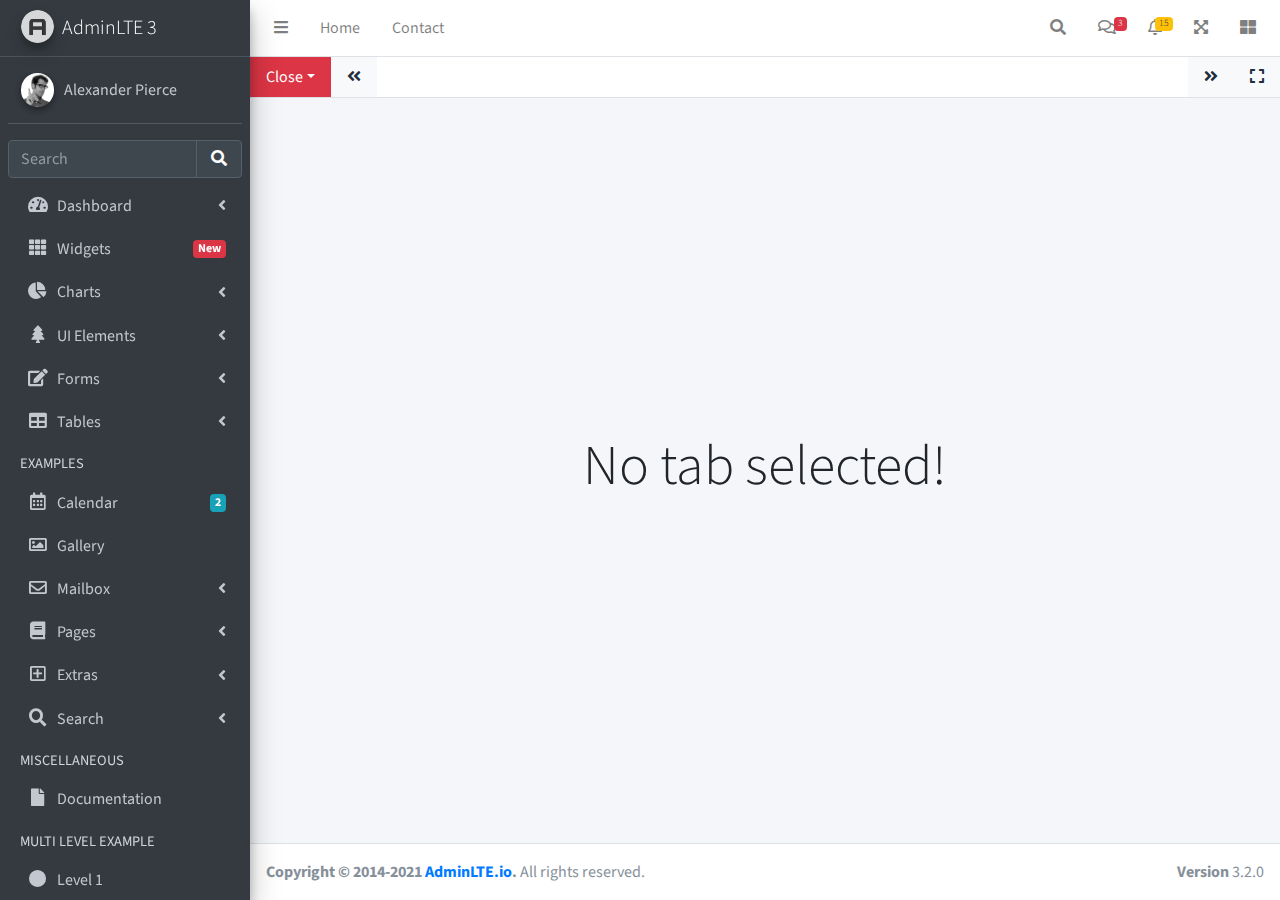
<file: AdminLTE-3.2.0/iframe.html>
<!DOCTYPE html>
<html lang="en">
<head>
  <meta charset="utf-8">
  <meta name="viewport" content="width=device-width, initial-scale=1">
  <title>AdminLTE 3 | Tabbed IFrames</title>

  <!-- Google Font: Source Sans Pro -->
  <link rel="stylesheet" href="https://fonts.googleapis.com/css?family=Source+Sans+Pro:300,400,400i,700&display=fallback">
  <!-- Font Awesome -->
  <link rel="stylesheet" href="plugins/fontawesome-free/css/all.min.css">
  <!-- Theme style -->
  <link rel="stylesheet" href="dist/css/adminlte.min.css">
  <!-- overlayScrollbars -->
  <link rel="stylesheet" href="plugins/overlayScrollbars/css/OverlayScrollbars.min.css">
</head>
<body class="hold-transition sidebar-mini layout-fixed" data-panel-auto-height-mode="height">
<div class="wrapper">

  <!-- Navbar -->
  <nav class="main-header navbar navbar-expand navbar-white navbar-light">
    <!-- Left navbar links -->
    <ul class="navbar-nav">
      <li class="nav-item">
        <a class="nav-link" data-widget="pushmenu" href="#" role="button"><i class="fas fa-bars"></i></a>
      </li>
      <li class="nav-item d-none d-sm-inline-block">
        <a href="index3.html" class="nav-link">Home</a>
      </li>
      <li class="nav-item d-none d-sm-inline-block">
        <a href="#" class="nav-link">Contact</a>
      </li>
    </ul>

    <!-- Right navbar links -->
    <ul class="navbar-nav ml-auto">
      <!-- Navbar Search -->
      <li class="nav-item">
        <a class="nav-link" data-widget="navbar-search" href="#" role="button">
          <i class="fas fa-search"></i>
        </a>
        <div class="navbar-search-block">
          <form class="form-inline">
            <div class="input-group input-group-sm">
              <input class="form-control form-control-navbar" type="search" placeholder="Search" aria-label="Search">
              <div class="input-group-append">
                <button class="btn btn-navbar" type="submit">
                  <i class="fas fa-search"></i>
                </button>
                <button class="btn btn-navbar" type="button" data-widget="navbar-search">
                  <i class="fas fa-times"></i>
                </button>
              </div>
            </div>
          </form>
        </div>
      </li>

      <!-- Messages Dropdown Menu -->
      <li class="nav-item dropdown">
        <a class="nav-link" data-toggle="dropdown" href="#">
          <i class="far fa-comments"></i>
          <span class="badge badge-danger navbar-badge">3</span>
        </a>
        <div class="dropdown-menu dropdown-menu-lg dropdown-menu-right">
          <a href="#" class="dropdown-item">
            <!-- Message Start -->
            <div class="media">
              <img src="dist/img/user1-128x128.jpg" alt="User Avatar" class="img-size-50 mr-3 img-circle">
              <div class="media-body">
                <h3 class="dropdown-item-title">
                  Brad Diesel
                  <span class="float-right text-sm text-danger"><i class="fas fa-star"></i></span>
                </h3>
                <p class="text-sm">Call me whenever you can...</p>
                <p class="text-sm text-muted"><i class="far fa-clock mr-1"></i> 4 Hours Ago</p>
              </div>
            </div>
            <!-- Message End -->
          </a>
          <div class="dropdown-divider"></div>
          <a href="#" class="dropdown-item">
            <!-- Message Start -->
            <div class="media">
              <img src="dist/img/user8-128x128.jpg" alt="User Avatar" class="img-size-50 img-circle mr-3">
              <div class="media-body">
                <h3 class="dropdown-item-title">
                  John Pierce
                  <span class="float-right text-sm text-muted"><i class="fas fa-star"></i></span>
                </h3>
                <p class="text-sm">I got your message bro</p>
                <p class="text-sm text-muted"><i class="far fa-clock mr-1"></i> 4 Hours Ago</p>
              </div>
            </div>
            <!-- Message End -->
          </a>
          <div class="dropdown-divider"></div>
          <a href="#" class="dropdown-item">
            <!-- Message Start -->
            <div class="media">
              <img src="dist/img/user3-128x128.jpg" alt="User Avatar" class="img-size-50 img-circle mr-3">
              <div class="media-body">
                <h3 class="dropdown-item-title">
                  Nora Silvester
                  <span class="float-right text-sm text-warning"><i class="fas fa-star"></i></span>
                </h3>
                <p class="text-sm">The subject goes here</p>
                <p class="text-sm text-muted"><i class="far fa-clock mr-1"></i> 4 Hours Ago</p>
              </div>
            </div>
            <!-- Message End -->
          </a>
          <div class="dropdown-divider"></div>
          <a href="#" class="dropdown-item dropdown-footer">See All Messages</a>
        </div>
      </li>
      <!-- Notifications Dropdown Menu -->
      <li class="nav-item dropdown">
        <a class="nav-link" data-toggle="dropdown" href="#">
          <i class="far fa-bell"></i>
          <span class="badge badge-warning navbar-badge">15</span>
        </a>
        <div class="dropdown-menu dropdown-menu-lg dropdown-menu-right">
          <span class="dropdown-item dropdown-header">15 Notifications</span>
          <div class="dropdown-divider"></div>
          <a href="#" class="dropdown-item">
            <i class="fas fa-envelope mr-2"></i> 4 new messages
            <span class="float-right text-muted text-sm">3 mins</span>
          </a>
          <div class="dropdown-divider"></div>
          <a href="#" class="dropdown-item">
            <i class="fas fa-users mr-2"></i> 8 friend requests
            <span class="float-right text-muted text-sm">12 hours</span>
          </a>
          <div class="dropdown-divider"></div>
          <a href="#" class="dropdown-item">
            <i class="fas fa-file mr-2"></i> 3 new reports
            <span class="float-right text-muted text-sm">2 days</span>
          </a>
          <div class="dropdown-divider"></div>
          <a href="#" class="dropdown-item dropdown-footer">See All Notifications</a>
        </div>
      </li>
      <li class="nav-item">
        <a class="nav-link" data-widget="fullscreen" href="#" role="button">
          <i class="fas fa-expand-arrows-alt"></i>
        </a>
      </li>
      <li class="nav-item">
        <a class="nav-link" data-widget="control-sidebar" data-slide="true" href="#" role="button">
          <i class="fas fa-th-large"></i>
        </a>
      </li>
    </ul>
  </nav>
  <!-- /.navbar -->

  <!-- Main Sidebar Container -->
  <aside class="main-sidebar sidebar-dark-primary elevation-4">
    <!-- Brand Logo -->
    <a href="index3.html" class="brand-link">
      <img src="dist/img/AdminLTELogo.png" alt="AdminLTE Logo" class="brand-image img-circle elevation-3" style="opacity: .8">
      <span class="brand-text font-weight-light">AdminLTE 3</span>
    </a>

    <!-- Sidebar -->
    <div class="sidebar">
      <!-- Sidebar user panel (optional) -->
      <div class="user-panel mt-3 pb-3 mb-3 d-flex">
        <div class="image">
          <img src="dist/img/user2-160x160.jpg" class="img-circle elevation-2" alt="User Image">
        </div>
        <div class="info">
          <a href="#" class="d-block">Alexander Pierce</a>
        </div>
      </div>

      <!-- SidebarSearch Form -->
      <div class="form-inline">
        <div class="input-group" data-widget="sidebar-search">
          <input class="form-control form-control-sidebar" type="search" placeholder="Search" aria-label="Search">
          <div class="input-group-append">
            <button class="btn btn-sidebar">
              <i class="fas fa-search fa-fw"></i>
            </button>
          </div>
        </div>
      </div>

      <!-- Sidebar Menu -->
      <nav class="mt-2">
        <ul class="nav nav-pills nav-sidebar flex-column" data-widget="treeview" role="menu" data-accordion="false">
          <!-- Add icons to the links using the .nav-icon class
               with font-awesome or any other icon font library -->
          <li class="nav-item">
            <a href="#" class="nav-link">
              <i class="nav-icon fas fa-tachometer-alt"></i>
              <p>
                Dashboard
                <i class="right fas fa-angle-left"></i>
              </p>
            </a>
            <ul class="nav nav-treeview">
              <li class="nav-item">
                <a href="./index.html" class="nav-link">
                  <i class="far fa-circle nav-icon"></i>
                  <p>Dashboard v1</p>
                </a>
              </li>
              <li class="nav-item">
                <a href="./index2.html" class="nav-link">
                  <i class="far fa-circle nav-icon"></i>
                  <p>Dashboard v2</p>
                </a>
              </li>
              <li class="nav-item">
                <a href="./index3.html" class="nav-link">
                  <i class="far fa-circle nav-icon"></i>
                  <p>Dashboard v3</p>
                </a>
              </li>
            </ul>
          </li>
          <li class="nav-item">
            <a href="pages/widgets.html" class="nav-link">
              <i class="nav-icon fas fa-th"></i>
              <p>
                Widgets
                <span class="right badge badge-danger">New</span>
              </p>
            </a>
          </li>
          <li class="nav-item">
            <a href="#" class="nav-link">
              <i class="nav-icon fas fa-chart-pie"></i>
              <p>
                Charts
                <i class="right fas fa-angle-left"></i>
              </p>
            </a>
            <ul class="nav nav-treeview">
              <li class="nav-item">
                <a href="pages/charts/chartjs.html" class="nav-link">
                  <i class="far fa-circle nav-icon"></i>
                  <p>ChartJS</p>
                </a>
              </li>
              <li class="nav-item">
                <a href="pages/charts/flot.html" class="nav-link">
                  <i class="far fa-circle nav-icon"></i>
                  <p>Flot</p>
                </a>
              </li>
              <li class="nav-item">
                <a href="pages/charts/inline.html" class="nav-link">
                  <i class="far fa-circle nav-icon"></i>
                  <p>Inline</p>
                </a>
              </li>
            </ul>
          </li>
          <li class="nav-item">
            <a href="#" class="nav-link">
              <i class="nav-icon fas fa-tree"></i>
              <p>
                UI Elements
                <i class="fas fa-angle-left right"></i>
              </p>
            </a>
            <ul class="nav nav-treeview">
              <li class="nav-item">
                <a href="pages/UI/general.html" class="nav-link">
                  <i class="far fa-circle nav-icon"></i>
                  <p>General</p>
                </a>
              </li>
              <li class="nav-item">
                <a href="pages/UI/icons.html" class="nav-link">
                  <i class="far fa-circle nav-icon"></i>
                  <p>Icons</p>
                </a>
              </li>
              <li class="nav-item">
                <a href="pages/UI/buttons.html" class="nav-link">
                  <i class="far fa-circle nav-icon"></i>
                  <p>Buttons</p>
                </a>
              </li>
              <li class="nav-item">
                <a href="pages/UI/sliders.html" class="nav-link">
                  <i class="far fa-circle nav-icon"></i>
                  <p>Sliders</p>
                </a>
              </li>
              <li class="nav-item">
                <a href="pages/UI/modals.html" class="nav-link">
                  <i class="far fa-circle nav-icon"></i>
                  <p>Modals & Alerts</p>
                </a>
              </li>
              <li class="nav-item">
                <a href="pages/UI/navbar.html" class="nav-link">
                  <i class="far fa-circle nav-icon"></i>
                  <p>Navbar & Tabs</p>
                </a>
              </li>
              <li class="nav-item">
                <a href="pages/UI/timeline.html" class="nav-link">
                  <i class="far fa-circle nav-icon"></i>
                  <p>Timeline</p>
                </a>
              </li>
              <li class="nav-item">
                <a href="pages/UI/ribbons.html" class="nav-link">
                  <i class="far fa-circle nav-icon"></i>
                  <p>Ribbons</p>
                </a>
              </li>
            </ul>
          </li>
          <li class="nav-item">
            <a href="#" class="nav-link">
              <i class="nav-icon fas fa-edit"></i>
              <p>
                Forms
                <i class="fas fa-angle-left right"></i>
              </p>
            </a>
            <ul class="nav nav-treeview">
              <li class="nav-item">
                <a href="pages/forms/general.html" class="nav-link">
                  <i class="far fa-circle nav-icon"></i>
                  <p>General Elements</p>
                </a>
              </li>
              <li class="nav-item">
                <a href="pages/forms/advanced.html" class="nav-link">
                  <i class="far fa-circle nav-icon"></i>
                  <p>Advanced Elements</p>
                </a>
              </li>
              <li class="nav-item">
                <a href="pages/forms/editors.html" class="nav-link">
                  <i class="far fa-circle nav-icon"></i>
                  <p>Editors</p>
                </a>
              </li>
              <li class="nav-item">
                <a href="pages/forms/validation.html" class="nav-link">
                  <i class="far fa-circle nav-icon"></i>
                  <p>Validation</p>
                </a>
              </li>
            </ul>
          </li>
          <li class="nav-item">
            <a href="#" class="nav-link">
              <i class="nav-icon fas fa-table"></i>
              <p>
                Tables
                <i class="fas fa-angle-left right"></i>
              </p>
            </a>
            <ul class="nav nav-treeview">
              <li class="nav-item">
                <a href="pages/tables/simple.html" class="nav-link">
                  <i class="far fa-circle nav-icon"></i>
                  <p>Simple Tables</p>
                </a>
              </li>
              <li class="nav-item">
                <a href="pages/tables/data.html" class="nav-link">
                  <i class="far fa-circle nav-icon"></i>
                  <p>DataTables</p>
                </a>
              </li>
              <li class="nav-item">
                <a href="pages/tables/jsgrid.html" class="nav-link">
                  <i class="far fa-circle nav-icon"></i>
                  <p>jsGrid</p>
                </a>
              </li>
            </ul>
          </li>
          <li class="nav-header">EXAMPLES</li>
          <li class="nav-item">
            <a href="pages/calendar.html" class="nav-link">
              <i class="nav-icon far fa-calendar-alt"></i>
              <p>
                Calendar
                <span class="badge badge-info right">2</span>
              </p>
            </a>
          </li>
          <li class="nav-item">
            <a href="pages/gallery.html" class="nav-link">
              <i class="nav-icon far fa-image"></i>
              <p>
                Gallery
              </p>
            </a>
          </li>
          <li class="nav-item">
            <a href="#" class="nav-link">
              <i class="nav-icon far fa-envelope"></i>
              <p>
                Mailbox
                <i class="fas fa-angle-left right"></i>
              </p>
            </a>
            <ul class="nav nav-treeview">
              <li class="nav-item">
                <a href="pages/mailbox/mailbox.html" class="nav-link">
                  <i class="far fa-circle nav-icon"></i>
                  <p>Inbox</p>
                </a>
              </li>
              <li class="nav-item">
                <a href="pages/mailbox/compose.html" class="nav-link">
                  <i class="far fa-circle nav-icon"></i>
                  <p>Compose</p>
                </a>
              </li>
              <li class="nav-item">
                <a href="pages/mailbox/read-mail.html" class="nav-link">
                  <i class="far fa-circle nav-icon"></i>
                  <p>Read</p>
                </a>
              </li>
            </ul>
          </li>
          <li class="nav-item">
            <a href="#" class="nav-link">
              <i class="nav-icon fas fa-book"></i>
              <p>
                Pages
                <i class="fas fa-angle-left right"></i>
              </p>
            </a>
            <ul class="nav nav-treeview">
              <li class="nav-item">
                <a href="pages/examples/invoice.html" class="nav-link">
                  <i class="far fa-circle nav-icon"></i>
                  <p>Invoice</p>
                </a>
              </li>
              <li class="nav-item">
                <a href="pages/examples/profile.html" class="nav-link">
                  <i class="far fa-circle nav-icon"></i>
                  <p>Profile</p>
                </a>
              </li>
              <li class="nav-item">
                <a href="pages/examples/e-commerce.html" class="nav-link">
                  <i class="far fa-circle nav-icon"></i>
                  <p>E-commerce</p>
                </a>
              </li>
              <li class="nav-item">
                <a href="pages/examples/projects.html" class="nav-link">
                  <i class="far fa-circle nav-icon"></i>
                  <p>Projects</p>
                </a>
              </li>
              <li class="nav-item">
                <a href="pages/examples/project-add.html" class="nav-link">
                  <i class="far fa-circle nav-icon"></i>
                  <p>Project Add</p>
                </a>
              </li>
              <li class="nav-item">
                <a href="pages/examples/project-edit.html" class="nav-link">
                  <i class="far fa-circle nav-icon"></i>
                  <p>Project Edit</p>
                </a>
              </li>
              <li class="nav-item">
                <a href="pages/examples/project-detail.html" class="nav-link">
                  <i class="far fa-circle nav-icon"></i>
                  <p>Project Detail</p>
                </a>
              </li>
              <li class="nav-item">
                <a href="pages/examples/contacts.html" class="nav-link">
                  <i class="far fa-circle nav-icon"></i>
                  <p>Contacts</p>
                </a>
              </li>
              <li class="nav-item">
                <a href="pages/examples/faq.html" class="nav-link">
                  <i class="far fa-circle nav-icon"></i>
                  <p>FAQ</p>
                </a>
              </li>
              <li class="nav-item">
                <a href="pages/examples/contact-us.html" class="nav-link">
                  <i class="far fa-circle nav-icon"></i>
                  <p>Contact us</p>
                </a>
              </li>
            </ul>
          </li>
          <li class="nav-item">
            <a href="#" class="nav-link">
              <i class="nav-icon far fa-plus-square"></i>
              <p>
                Extras
                <i class="fas fa-angle-left right"></i>
              </p>
            </a>
            <ul class="nav nav-treeview">
              <li class="nav-item">
                <a href="#" class="nav-link">
                  <i class="far fa-circle nav-icon"></i>
                  <p>
                    Login & Register v1
                    <i class="fas fa-angle-left right"></i>
                  </p>
                </a>
                <ul class="nav nav-treeview">
                  <li class="nav-item">
                    <a href="pages/examples/login.html" class="nav-link">
                      <i class="far fa-circle nav-icon"></i>
                      <p>Login v1</p>
                    </a>
                  </li>
                  <li class="nav-item">
                    <a href="pages/examples/register.html" class="nav-link">
                      <i class="far fa-circle nav-icon"></i>
                      <p>Register v1</p>
                    </a>
                  </li>
                  <li class="nav-item">
                    <a href="pages/examples/forgot-password.html" class="nav-link">
                      <i class="far fa-circle nav-icon"></i>
                      <p>Forgot Password v1</p>
                    </a>
                  </li>
                  <li class="nav-item">
                    <a href="pages/examples/recover-password.html" class="nav-link">
                      <i class="far fa-circle nav-icon"></i>
                      <p>Recover Password v1</p>
                    </a>
                  </li>
                </ul>
              </li>
              <li class="nav-item">
                <a href="#" class="nav-link">
                  <i class="far fa-circle nav-icon"></i>
                  <p>
                    Login & Register v2
                    <i class="fas fa-angle-left right"></i>
                  </p>
                </a>
                <ul class="nav nav-treeview">
                  <li class="nav-item">
                    <a href="pages/examples/login-v2.html" class="nav-link">
                      <i class="far fa-circle nav-icon"></i>
                      <p>Login v2</p>
                    </a>
                  </li>
                  <li class="nav-item">
                    <a href="pages/examples/register-v2.html" class="nav-link">
                      <i class="far fa-circle nav-icon"></i>
                      <p>Register v2</p>
                    </a>
                  </li>
                  <li class="nav-item">
                    <a href="pages/examples/forgot-password-v2.html" class="nav-link">
                      <i class="far fa-circle nav-icon"></i>
                      <p>Forgot Password v2</p>
                    </a>
                  </li>
                  <li class="nav-item">
                    <a href="pages/examples/recover-password-v2.html" class="nav-link">
                      <i class="far fa-circle nav-icon"></i>
                      <p>Recover Password v2</p>
                    </a>
                  </li>
                </ul>
              </li>
              <li class="nav-item">
                <a href="pages/examples/lockscreen.html" class="nav-link">
                  <i class="far fa-circle nav-icon"></i>
                  <p>Lockscreen</p>
                </a>
              </li>
              <li class="nav-item">
                <a href="pages/examples/legacy-user-menu.html" class="nav-link">
                  <i class="far fa-circle nav-icon"></i>
                  <p>Legacy User Menu</p>
                </a>
              </li>
              <li class="nav-item">
                <a href="pages/examples/language-menu.html" class="nav-link">
                  <i class="far fa-circle nav-icon"></i>
                  <p>Language Menu</p>
                </a>
              </li>
              <li class="nav-item">
                <a href="pages/examples/404.html" class="nav-link">
                  <i class="far fa-circle nav-icon"></i>
                  <p>Error 404</p>
                </a>
              </li>
              <li class="nav-item">
                <a href="pages/examples/500.html" class="nav-link">
                  <i class="far fa-circle nav-icon"></i>
                  <p>Error 500</p>
                </a>
              </li>
              <li class="nav-item">
                <a href="pages/examples/pace.html" class="nav-link">
                  <i class="far fa-circle nav-icon"></i>
                  <p>Pace</p>
                </a>
              </li>
              <li class="nav-item">
                <a href="pages/examples/blank.html" class="nav-link">
                  <i class="far fa-circle nav-icon"></i>
                  <p>Blank Page</p>
                </a>
              </li>
              <li class="nav-item">
                <a href="starter.html" class="nav-link">
                  <i class="far fa-circle nav-icon"></i>
                  <p>Starter Page</p>
                </a>
              </li>
            </ul>
          </li>
          <li class="nav-item">
            <a href="#" class="nav-link">
              <i class="nav-icon fas fa-search"></i>
              <p>
                Search
                <i class="fas fa-angle-left right"></i>
              </p>
            </a>
            <ul class="nav nav-treeview">
              <li class="nav-item">
                <a href="pages/search/simple.html" class="nav-link">
                  <i class="far fa-circle nav-icon"></i>
                  <p>Simple Search</p>
                </a>
              </li>
              <li class="nav-item">
                <a href="pages/search/enhanced.html" class="nav-link">
                  <i class="far fa-circle nav-icon"></i>
                  <p>Enhanced</p>
                </a>
              </li>
            </ul>
          </li>
          <li class="nav-header">MISCELLANEOUS</li>
          <li class="nav-item">
            <a href="https://adminlte.io/docs/3.1/" class="nav-link">
              <i class="nav-icon fas fa-file"></i>
              <p>Documentation</p>
            </a>
          </li>
          <li class="nav-header">MULTI LEVEL EXAMPLE</li>
          <li class="nav-item">
            <a href="#" class="nav-link">
              <i class="fas fa-circle nav-icon"></i>
              <p>Level 1</p>
            </a>
          </li>
          <li class="nav-item">
            <a href="#" class="nav-link">
              <i class="nav-icon fas fa-circle"></i>
              <p>
                Level 1
                <i class="right fas fa-angle-left"></i>
              </p>
            </a>
            <ul class="nav nav-treeview">
              <li class="nav-item">
                <a href="#" class="nav-link">
                  <i class="far fa-circle nav-icon"></i>
                  <p>Level 2</p>
                </a>
              </li>
              <li class="nav-item">
                <a href="#" class="nav-link">
                  <i class="far fa-circle nav-icon"></i>
                  <p>
                    Level 2
                    <i class="right fas fa-angle-left"></i>
                  </p>
                </a>
                <ul class="nav nav-treeview">
                  <li class="nav-item">
                    <a href="#" class="nav-link">
                      <i class="far fa-dot-circle nav-icon"></i>
                      <p>Level 3</p>
                    </a>
                  </li>
                  <li class="nav-item">
                    <a href="#" class="nav-link">
                      <i class="far fa-dot-circle nav-icon"></i>
                      <p>Level 3</p>
                    </a>
                  </li>
                  <li class="nav-item">
                    <a href="#" class="nav-link">
                      <i class="far fa-dot-circle nav-icon"></i>
                      <p>Level 3</p>
                    </a>
                  </li>
                </ul>
              </li>
              <li class="nav-item">
                <a href="#" class="nav-link">
                  <i class="far fa-circle nav-icon"></i>
                  <p>Level 2</p>
                </a>
              </li>
            </ul>
          </li>
          <li class="nav-item">
            <a href="#" class="nav-link">
              <i class="fas fa-circle nav-icon"></i>
              <p>Level 1</p>
            </a>
          </li>
          <li class="nav-header">LABELS</li>
          <li class="nav-item">
            <a href="#" class="nav-link">
              <i class="nav-icon far fa-circle text-danger"></i>
              <p class="text">Important</p>
            </a>
          </li>
          <li class="nav-item">
            <a href="#" class="nav-link">
              <i class="nav-icon far fa-circle text-warning"></i>
              <p>Warning</p>
            </a>
          </li>
          <li class="nav-item">
            <a href="#" class="nav-link">
              <i class="nav-icon far fa-circle text-info"></i>
              <p>Informational</p>
            </a>
          </li>
        </ul>
      </nav>
      <!-- /.sidebar-menu -->
    </div>
    <!-- /.sidebar -->
  </aside>

  <!-- Content Wrapper. Contains page content -->
  <div class="content-wrapper iframe-mode" data-widget="iframe" data-loading-screen="750">
    <div class="nav navbar navbar-expand navbar-white navbar-light border-bottom p-0">
      <div class="nav-item dropdown">
        <a class="nav-link bg-danger dropdown-toggle" data-toggle="dropdown" href="#" role="button" aria-haspopup="true" aria-expanded="false">Close</a>
        <div class="dropdown-menu mt-0">
          <a class="dropdown-item" href="#" data-widget="iframe-close" data-type="all">Close All</a>
          <a class="dropdown-item" href="#" data-widget="iframe-close" data-type="all-other">Close All Other</a>
        </div>
      </div>
      <a class="nav-link bg-light" href="#" data-widget="iframe-scrollleft"><i class="fas fa-angle-double-left"></i></a>
      <ul class="navbar-nav overflow-hidden" role="tablist"></ul>
      <a class="nav-link bg-light" href="#" data-widget="iframe-scrollright"><i class="fas fa-angle-double-right"></i></a>
      <a class="nav-link bg-light" href="#" data-widget="iframe-fullscreen"><i class="fas fa-expand"></i></a>
    </div>
    <div class="tab-content">
      <div class="tab-empty">
        <h2 class="display-4">No tab selected!</h2>
      </div>
      <div class="tab-loading">
        <div>
          <h2 class="display-4">Tab is loading <i class="fa fa-sync fa-spin"></i></h2>
        </div>
      </div>
    </div>
  </div>
  <!-- /.content-wrapper -->
  <footer class="main-footer">
    <strong>Copyright &copy; 2014-2021 <a href="https://adminlte.io">AdminLTE.io</a>.</strong>
    All rights reserved.
    <div class="float-right d-none d-sm-inline-block">
      <b>Version</b> 3.2.0
    </div>
  </footer>

  <!-- Control Sidebar -->
  <aside class="control-sidebar control-sidebar-dark">
    <!-- Control sidebar content goes here -->
  </aside>
  <!-- /.control-sidebar -->
</div>
<!-- ./wrapper -->

<!-- jQuery -->
<script src="plugins/jquery/jquery.min.js"></script>
<!-- jQuery UI 1.11.4 -->
<script src="plugins/jquery-ui/jquery-ui.min.js"></script>
<!-- Resolve conflict in jQuery UI tooltip with Bootstrap tooltip -->
<script>
  $.widget.bridge('uibutton', $.ui.button)
</script>
<!-- Bootstrap 4 -->
<script src="plugins/bootstrap/js/bootstrap.bundle.min.js"></script>
<!-- overlayScrollbars -->
<script src="plugins/overlayScrollbars/js/jquery.overlayScrollbars.min.js"></script>
<!-- AdminLTE App -->
<script src="dist/js/adminlte.js"></script>
<!-- AdminLTE for demo purposes -->
<script src="dist/js/demo.js"></script>
</body>
</html>
</file>
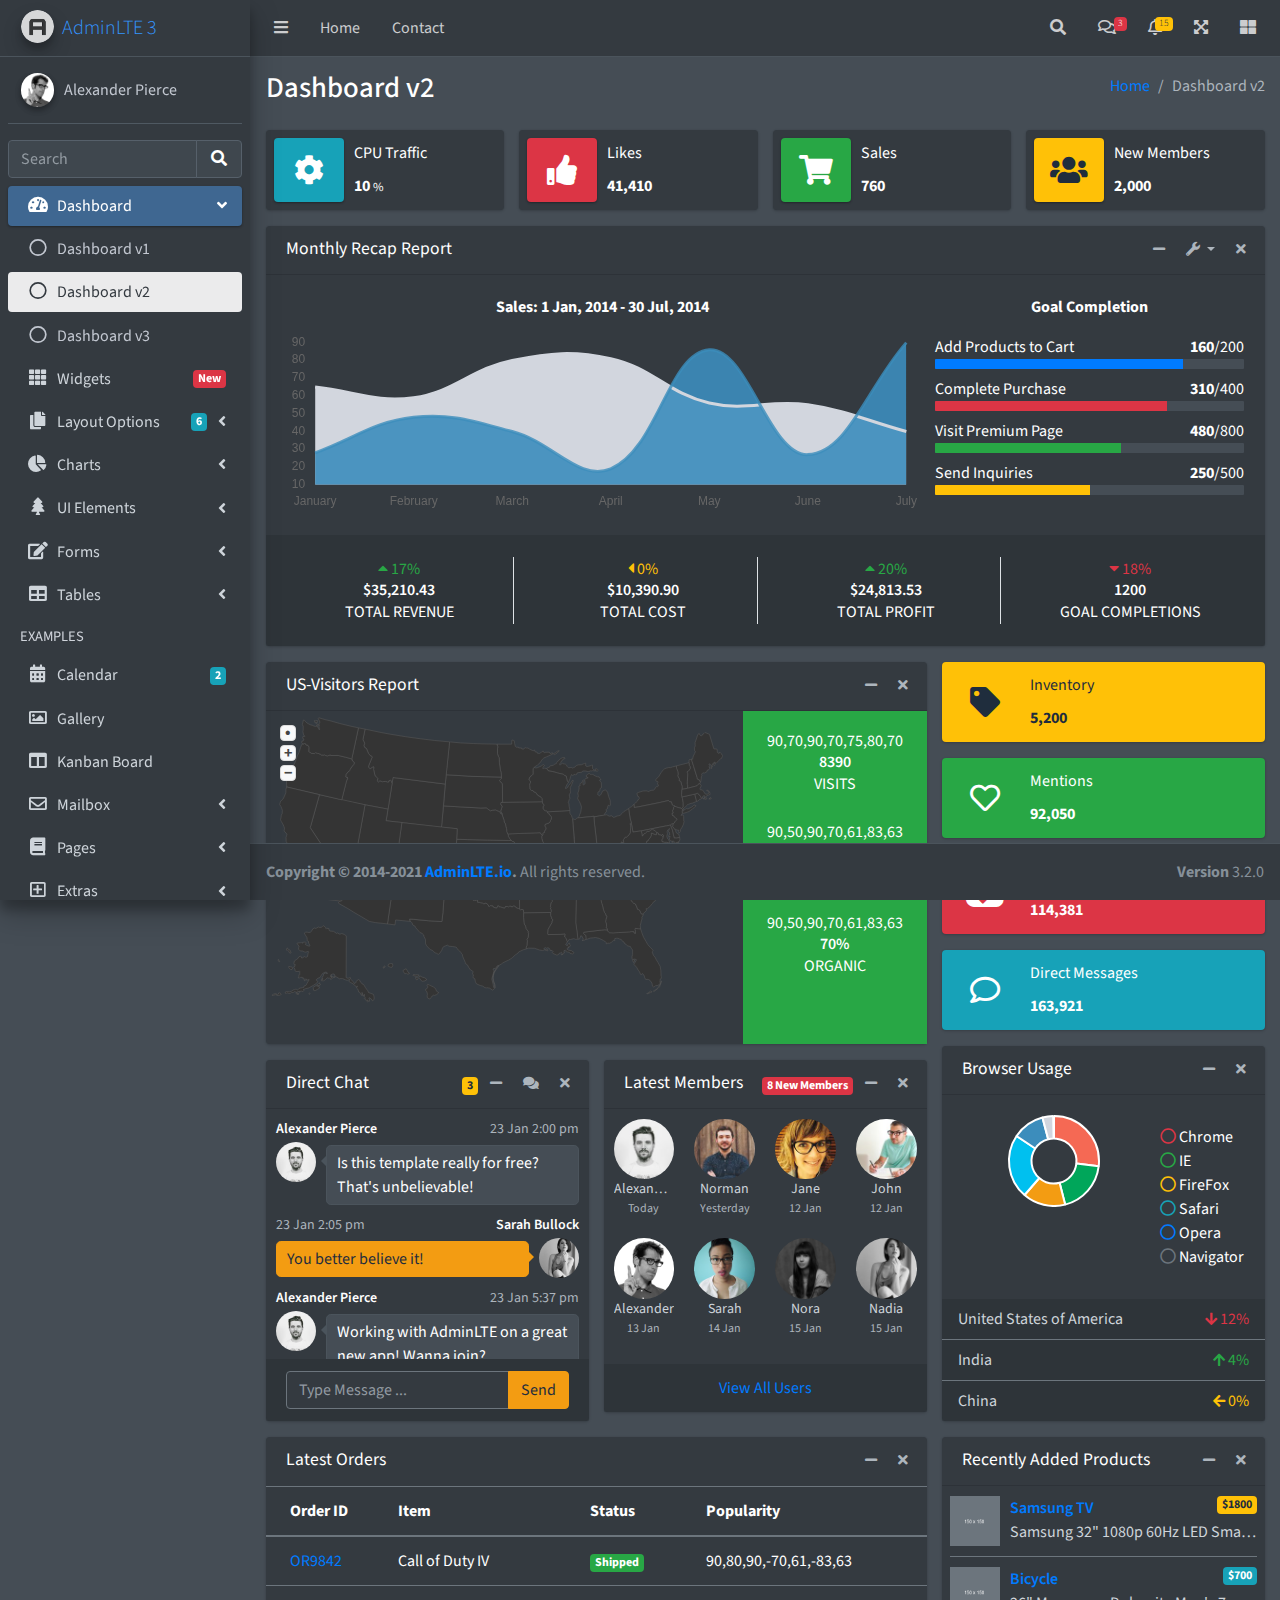
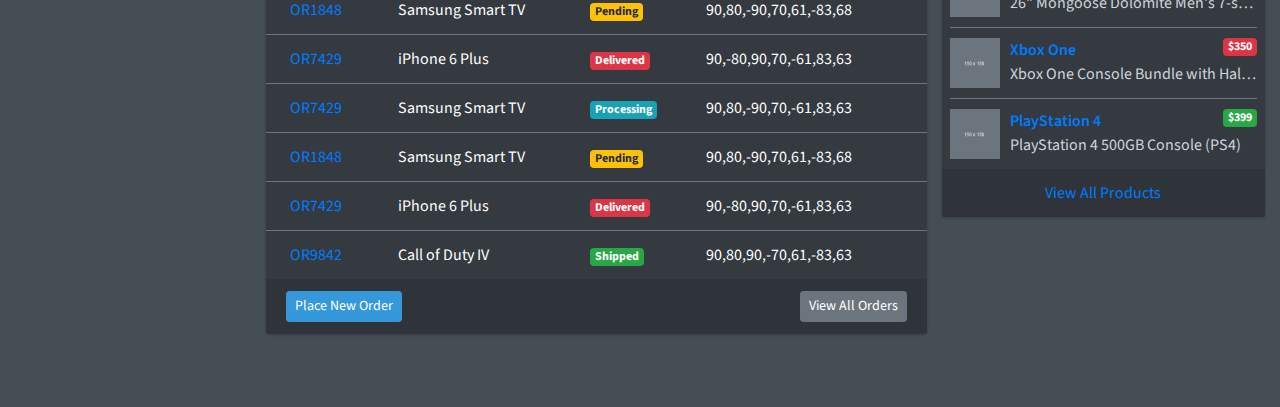
<file: AdminLTE-3.2.0/index2.html>
<!DOCTYPE html>
<html lang="en">
<head>
  <meta charset="utf-8">
  <meta name="viewport" content="width=device-width, initial-scale=1">
  <title>AdminLTE 3 | Dashboard 2</title>

  <!-- Google Font: Source Sans Pro -->
  <link rel="stylesheet" href="https://fonts.googleapis.com/css?family=Source+Sans+Pro:300,400,400i,700&display=fallback">
  <!-- Font Awesome Icons -->
  <link rel="stylesheet" href="plugins/fontawesome-free/css/all.min.css">
  <!-- overlayScrollbars -->
  <link rel="stylesheet" href="plugins/overlayScrollbars/css/OverlayScrollbars.min.css">
  <!-- Theme style -->
  <link rel="stylesheet" href="dist/css/adminlte.min.css">
</head>
<body class="hold-transition dark-mode sidebar-mini layout-fixed layout-navbar-fixed layout-footer-fixed">
<div class="wrapper">

  <!-- Preloader -->
  <div class="preloader flex-column justify-content-center align-items-center">
    <img class="animation__wobble" src="dist/img/AdminLTELogo.png" alt="AdminLTELogo" height="60" width="60">
  </div>

  <!-- Navbar -->
  <nav class="main-header navbar navbar-expand navbar-dark">
    <!-- Left navbar links -->
    <ul class="navbar-nav">
      <li class="nav-item">
        <a class="nav-link" data-widget="pushmenu" href="#" role="button"><i class="fas fa-bars"></i></a>
      </li>
      <li class="nav-item d-none d-sm-inline-block">
        <a href="index3.html" class="nav-link">Home</a>
      </li>
      <li class="nav-item d-none d-sm-inline-block">
        <a href="#" class="nav-link">Contact</a>
      </li>
    </ul>

    <!-- Right navbar links -->
    <ul class="navbar-nav ml-auto">
      <!-- Navbar Search -->
      <li class="nav-item">
        <a class="nav-link" data-widget="navbar-search" href="#" role="button">
          <i class="fas fa-search"></i>
        </a>
        <div class="navbar-search-block">
          <form class="form-inline">
            <div class="input-group input-group-sm">
              <input class="form-control form-control-navbar" type="search" placeholder="Search" aria-label="Search">
              <div class="input-group-append">
                <button class="btn btn-navbar" type="submit">
                  <i class="fas fa-search"></i>
                </button>
                <button class="btn btn-navbar" type="button" data-widget="navbar-search">
                  <i class="fas fa-times"></i>
                </button>
              </div>
            </div>
          </form>
        </div>
      </li>

      <!-- Messages Dropdown Menu -->
      <li class="nav-item dropdown">
        <a class="nav-link" data-toggle="dropdown" href="#">
          <i class="far fa-comments"></i>
          <span class="badge badge-danger navbar-badge">3</span>
        </a>
        <div class="dropdown-menu dropdown-menu-lg dropdown-menu-right">
          <a href="#" class="dropdown-item">
            <!-- Message Start -->
            <div class="media">
              <img src="dist/img/user1-128x128.jpg" alt="User Avatar" class="img-size-50 mr-3 img-circle">
              <div class="media-body">
                <h3 class="dropdown-item-title">
                  Brad Diesel
                  <span class="float-right text-sm text-danger"><i class="fas fa-star"></i></span>
                </h3>
                <p class="text-sm">Call me whenever you can...</p>
                <p class="text-sm text-muted"><i class="far fa-clock mr-1"></i> 4 Hours Ago</p>
              </div>
            </div>
            <!-- Message End -->
          </a>
          <div class="dropdown-divider"></div>
          <a href="#" class="dropdown-item">
            <!-- Message Start -->
            <div class="media">
              <img src="dist/img/user8-128x128.jpg" alt="User Avatar" class="img-size-50 img-circle mr-3">
              <div class="media-body">
                <h3 class="dropdown-item-title">
                  John Pierce
                  <span class="float-right text-sm text-muted"><i class="fas fa-star"></i></span>
                </h3>
                <p class="text-sm">I got your message bro</p>
                <p class="text-sm text-muted"><i class="far fa-clock mr-1"></i> 4 Hours Ago</p>
              </div>
            </div>
            <!-- Message End -->
          </a>
          <div class="dropdown-divider"></div>
          <a href="#" class="dropdown-item">
            <!-- Message Start -->
            <div class="media">
              <img src="dist/img/user3-128x128.jpg" alt="User Avatar" class="img-size-50 img-circle mr-3">
              <div class="media-body">
                <h3 class="dropdown-item-title">
                  Nora Silvester
                  <span class="float-right text-sm text-warning"><i class="fas fa-star"></i></span>
                </h3>
                <p class="text-sm">The subject goes here</p>
                <p class="text-sm text-muted"><i class="far fa-clock mr-1"></i> 4 Hours Ago</p>
              </div>
            </div>
            <!-- Message End -->
          </a>
          <div class="dropdown-divider"></div>
          <a href="#" class="dropdown-item dropdown-footer">See All Messages</a>
        </div>
      </li>
      <!-- Notifications Dropdown Menu -->
      <li class="nav-item dropdown">
        <a class="nav-link" data-toggle="dropdown" href="#">
          <i class="far fa-bell"></i>
          <span class="badge badge-warning navbar-badge">15</span>
        </a>
        <div class="dropdown-menu dropdown-menu-lg dropdown-menu-right">
          <span class="dropdown-item dropdown-header">15 Notifications</span>
          <div class="dropdown-divider"></div>
          <a href="#" class="dropdown-item">
            <i class="fas fa-envelope mr-2"></i> 4 new messages
            <span class="float-right text-muted text-sm">3 mins</span>
          </a>
          <div class="dropdown-divider"></div>
          <a href="#" class="dropdown-item">
            <i class="fas fa-users mr-2"></i> 8 friend requests
            <span class="float-right text-muted text-sm">12 hours</span>
          </a>
          <div class="dropdown-divider"></div>
          <a href="#" class="dropdown-item">
            <i class="fas fa-file mr-2"></i> 3 new reports
            <span class="float-right text-muted text-sm">2 days</span>
          </a>
          <div class="dropdown-divider"></div>
          <a href="#" class="dropdown-item dropdown-footer">See All Notifications</a>
        </div>
      </li>
      <li class="nav-item">
        <a class="nav-link" data-widget="fullscreen" href="#" role="button">
          <i class="fas fa-expand-arrows-alt"></i>
        </a>
      </li>
      <li class="nav-item">
        <a class="nav-link" data-widget="control-sidebar" data-slide="true" href="#" role="button">
          <i class="fas fa-th-large"></i>
        </a>
      </li>
    </ul>
  </nav>
  <!-- /.navbar -->

  <!-- Main Sidebar Container -->
  <aside class="main-sidebar sidebar-dark-primary elevation-4">
    <!-- Brand Logo -->
    <a href="index3.html" class="brand-link">
      <img src="dist/img/AdminLTELogo.png" alt="AdminLTE Logo" class="brand-image img-circle elevation-3" style="opacity: .8">
      <span class="brand-text font-weight-light">AdminLTE 3</span>
    </a>

    <!-- Sidebar -->
    <div class="sidebar">
      <!-- Sidebar user panel (optional) -->
      <div class="user-panel mt-3 pb-3 mb-3 d-flex">
        <div class="image">
          <img src="dist/img/user2-160x160.jpg" class="img-circle elevation-2" alt="User Image">
        </div>
        <div class="info">
          <a href="#" class="d-block">Alexander Pierce</a>
        </div>
      </div>

      <!-- SidebarSearch Form -->
      <div class="form-inline">
        <div class="input-group" data-widget="sidebar-search">
          <input class="form-control form-control-sidebar" type="search" placeholder="Search" aria-label="Search">
          <div class="input-group-append">
            <button class="btn btn-sidebar">
              <i class="fas fa-search fa-fw"></i>
            </button>
          </div>
        </div>
      </div>

      <!-- Sidebar Menu -->
      <nav class="mt-2">
        <ul class="nav nav-pills nav-sidebar flex-column" data-widget="treeview" role="menu" data-accordion="false">
          <!-- Add icons to the links using the .nav-icon class
               with font-awesome or any other icon font library -->
          <li class="nav-item menu-open">
            <a href="#" class="nav-link active">
              <i class="nav-icon fas fa-tachometer-alt"></i>
              <p>
                Dashboard
                <i class="right fas fa-angle-left"></i>
              </p>
            </a>
            <ul class="nav nav-treeview">
              <li class="nav-item">
                <a href="./index.html" class="nav-link">
                  <i class="far fa-circle nav-icon"></i>
                  <p>Dashboard v1</p>
                </a>
              </li>
              <li class="nav-item">
                <a href="./index2.html" class="nav-link active">
                  <i class="far fa-circle nav-icon"></i>
                  <p>Dashboard v2</p>
                </a>
              </li>
              <li class="nav-item">
                <a href="./index3.html" class="nav-link">
                  <i class="far fa-circle nav-icon"></i>
                  <p>Dashboard v3</p>
                </a>
              </li>
            </ul>
          </li>
          <li class="nav-item">
            <a href="pages/widgets.html" class="nav-link">
              <i class="nav-icon fas fa-th"></i>
              <p>
                Widgets
                <span class="right badge badge-danger">New</span>
              </p>
            </a>
          </li>
          <li class="nav-item">
            <a href="#" class="nav-link">
              <i class="nav-icon fas fa-copy"></i>
              <p>
                Layout Options
                <i class="fas fa-angle-left right"></i>
                <span class="badge badge-info right">6</span>
              </p>
            </a>
            <ul class="nav nav-treeview">
              <li class="nav-item">
                <a href="pages/layout/top-nav.html" class="nav-link">
                  <i class="far fa-circle nav-icon"></i>
                  <p>Top Navigation</p>
                </a>
              </li>
              <li class="nav-item">
                <a href="pages/layout/top-nav-sidebar.html" class="nav-link">
                  <i class="far fa-circle nav-icon"></i>
                  <p>Top Navigation + Sidebar</p>
                </a>
              </li>
              <li class="nav-item">
                <a href="pages/layout/boxed.html" class="nav-link">
                  <i class="far fa-circle nav-icon"></i>
                  <p>Boxed</p>
                </a>
              </li>
              <li class="nav-item">
                <a href="pages/layout/fixed-sidebar.html" class="nav-link">
                  <i class="far fa-circle nav-icon"></i>
                  <p>Fixed Sidebar</p>
                </a>
              </li>
              <li class="nav-item">
                <a href="pages/layout/fixed-sidebar-custom.html" class="nav-link">
                  <i class="far fa-circle nav-icon"></i>
                  <p>Fixed Sidebar <small>+ Custom Area</small></p>
                </a>
              </li>
              <li class="nav-item">
                <a href="pages/layout/fixed-topnav.html" class="nav-link">
                  <i class="far fa-circle nav-icon"></i>
                  <p>Fixed Navbar</p>
                </a>
              </li>
              <li class="nav-item">
                <a href="pages/layout/fixed-footer.html" class="nav-link">
                  <i class="far fa-circle nav-icon"></i>
                  <p>Fixed Footer</p>
                </a>
              </li>
              <li class="nav-item">
                <a href="pages/layout/collapsed-sidebar.html" class="nav-link">
                  <i class="far fa-circle nav-icon"></i>
                  <p>Collapsed Sidebar</p>
                </a>
              </li>
            </ul>
          </li>
          <li class="nav-item">
            <a href="#" class="nav-link">
              <i class="nav-icon fas fa-chart-pie"></i>
              <p>
                Charts
                <i class="right fas fa-angle-left"></i>
              </p>
            </a>
            <ul class="nav nav-treeview">
              <li class="nav-item">
                <a href="pages/charts/chartjs.html" class="nav-link">
                  <i class="far fa-circle nav-icon"></i>
                  <p>ChartJS</p>
                </a>
              </li>
              <li class="nav-item">
                <a href="pages/charts/flot.html" class="nav-link">
                  <i class="far fa-circle nav-icon"></i>
                  <p>Flot</p>
                </a>
              </li>
              <li class="nav-item">
                <a href="pages/charts/inline.html" class="nav-link">
                  <i class="far fa-circle nav-icon"></i>
                  <p>Inline</p>
                </a>
              </li>
              <li class="nav-item">
                <a href="pages/charts/uplot.html" class="nav-link">
                  <i class="far fa-circle nav-icon"></i>
                  <p>uPlot</p>
                </a>
              </li>
            </ul>
          </li>
          <li class="nav-item">
            <a href="#" class="nav-link">
              <i class="nav-icon fas fa-tree"></i>
              <p>
                UI Elements
                <i class="fas fa-angle-left right"></i>
              </p>
            </a>
            <ul class="nav nav-treeview">
              <li class="nav-item">
                <a href="pages/UI/general.html" class="nav-link">
                  <i class="far fa-circle nav-icon"></i>
                  <p>General</p>
                </a>
              </li>
              <li class="nav-item">
                <a href="pages/UI/icons.html" class="nav-link">
                  <i class="far fa-circle nav-icon"></i>
                  <p>Icons</p>
                </a>
              </li>
              <li class="nav-item">
                <a href="pages/UI/buttons.html" class="nav-link">
                  <i class="far fa-circle nav-icon"></i>
                  <p>Buttons</p>
                </a>
              </li>
              <li class="nav-item">
                <a href="pages/UI/sliders.html" class="nav-link">
                  <i class="far fa-circle nav-icon"></i>
                  <p>Sliders</p>
                </a>
              </li>
              <li class="nav-item">
                <a href="pages/UI/modals.html" class="nav-link">
                  <i class="far fa-circle nav-icon"></i>
                  <p>Modals & Alerts</p>
                </a>
              </li>
              <li class="nav-item">
                <a href="pages/UI/navbar.html" class="nav-link">
                  <i class="far fa-circle nav-icon"></i>
                  <p>Navbar & Tabs</p>
                </a>
              </li>
              <li class="nav-item">
                <a href="pages/UI/timeline.html" class="nav-link">
                  <i class="far fa-circle nav-icon"></i>
                  <p>Timeline</p>
                </a>
              </li>
              <li class="nav-item">
                <a href="pages/UI/ribbons.html" class="nav-link">
                  <i class="far fa-circle nav-icon"></i>
                  <p>Ribbons</p>
                </a>
              </li>
            </ul>
          </li>
          <li class="nav-item">
            <a href="#" class="nav-link">
              <i class="nav-icon fas fa-edit"></i>
              <p>
                Forms
                <i class="fas fa-angle-left right"></i>
              </p>
            </a>
            <ul class="nav nav-treeview">
              <li class="nav-item">
                <a href="pages/forms/general.html" class="nav-link">
                  <i class="far fa-circle nav-icon"></i>
                  <p>General Elements</p>
                </a>
              </li>
              <li class="nav-item">
                <a href="pages/forms/advanced.html" class="nav-link">
                  <i class="far fa-circle nav-icon"></i>
                  <p>Advanced Elements</p>
                </a>
              </li>
              <li class="nav-item">
                <a href="pages/forms/editors.html" class="nav-link">
                  <i class="far fa-circle nav-icon"></i>
                  <p>Editors</p>
                </a>
              </li>
              <li class="nav-item">
                <a href="pages/forms/validation.html" class="nav-link">
                  <i class="far fa-circle nav-icon"></i>
                  <p>Validation</p>
                </a>
              </li>
            </ul>
          </li>
          <li class="nav-item">
            <a href="#" class="nav-link">
              <i class="nav-icon fas fa-table"></i>
              <p>
                Tables
                <i class="fas fa-angle-left right"></i>
              </p>
            </a>
            <ul class="nav nav-treeview">
              <li class="nav-item">
                <a href="pages/tables/simple.html" class="nav-link">
                  <i class="far fa-circle nav-icon"></i>
                  <p>Simple Tables</p>
                </a>
              </li>
              <li class="nav-item">
                <a href="pages/tables/data.html" class="nav-link">
                  <i class="far fa-circle nav-icon"></i>
                  <p>DataTables</p>
                </a>
              </li>
              <li class="nav-item">
                <a href="pages/tables/jsgrid.html" class="nav-link">
                  <i class="far fa-circle nav-icon"></i>
                  <p>jsGrid</p>
                </a>
              </li>
            </ul>
          </li>
          <li class="nav-header">EXAMPLES</li>
          <li class="nav-item">
            <a href="pages/calendar.html" class="nav-link">
              <i class="nav-icon fas fa-calendar-alt"></i>
              <p>
                Calendar
                <span class="badge badge-info right">2</span>
              </p>
            </a>
          </li>
          <li class="nav-item">
            <a href="pages/gallery.html" class="nav-link">
              <i class="nav-icon far fa-image"></i>
              <p>
                Gallery
              </p>
            </a>
          </li>
          <li class="nav-item">
            <a href="pages/kanban.html" class="nav-link">
              <i class="nav-icon fas fa-columns"></i>
              <p>
                Kanban Board
              </p>
            </a>
          </li>
          <li class="nav-item">
            <a href="#" class="nav-link">
              <i class="nav-icon far fa-envelope"></i>
              <p>
                Mailbox
                <i class="fas fa-angle-left right"></i>
              </p>
            </a>
            <ul class="nav nav-treeview">
              <li class="nav-item">
                <a href="pages/mailbox/mailbox.html" class="nav-link">
                  <i class="far fa-circle nav-icon"></i>
                  <p>Inbox</p>
                </a>
              </li>
              <li class="nav-item">
                <a href="pages/mailbox/compose.html" class="nav-link">
                  <i class="far fa-circle nav-icon"></i>
                  <p>Compose</p>
                </a>
              </li>
              <li class="nav-item">
                <a href="pages/mailbox/read-mail.html" class="nav-link">
                  <i class="far fa-circle nav-icon"></i>
                  <p>Read</p>
                </a>
              </li>
            </ul>
          </li>
          <li class="nav-item">
            <a href="#" class="nav-link">
              <i class="nav-icon fas fa-book"></i>
              <p>
                Pages
                <i class="fas fa-angle-left right"></i>
              </p>
            </a>
            <ul class="nav nav-treeview">
              <li class="nav-item">
                <a href="pages/examples/invoice.html" class="nav-link">
                  <i class="far fa-circle nav-icon"></i>
                  <p>Invoice</p>
                </a>
              </li>
              <li class="nav-item">
                <a href="pages/examples/profile.html" class="nav-link">
                  <i class="far fa-circle nav-icon"></i>
                  <p>Profile</p>
                </a>
              </li>
              <li class="nav-item">
                <a href="pages/examples/e-commerce.html" class="nav-link">
                  <i class="far fa-circle nav-icon"></i>
                  <p>E-commerce</p>
                </a>
              </li>
              <li class="nav-item">
                <a href="pages/examples/projects.html" class="nav-link">
                  <i class="far fa-circle nav-icon"></i>
                  <p>Projects</p>
                </a>
              </li>
              <li class="nav-item">
                <a href="pages/examples/project-add.html" class="nav-link">
                  <i class="far fa-circle nav-icon"></i>
                  <p>Project Add</p>
                </a>
              </li>
              <li class="nav-item">
                <a href="pages/examples/project-edit.html" class="nav-link">
                  <i class="far fa-circle nav-icon"></i>
                  <p>Project Edit</p>
                </a>
              </li>
              <li class="nav-item">
                <a href="pages/examples/project-detail.html" class="nav-link">
                  <i class="far fa-circle nav-icon"></i>
                  <p>Project Detail</p>
                </a>
              </li>
              <li class="nav-item">
                <a href="pages/examples/contacts.html" class="nav-link">
                  <i class="far fa-circle nav-icon"></i>
                  <p>Contacts</p>
                </a>
              </li>
              <li class="nav-item">
                <a href="pages/examples/faq.html" class="nav-link">
                  <i class="far fa-circle nav-icon"></i>
                  <p>FAQ</p>
                </a>
              </li>
              <li class="nav-item">
                <a href="pages/examples/contact-us.html" class="nav-link">
                  <i class="far fa-circle nav-icon"></i>
                  <p>Contact us</p>
                </a>
              </li>
            </ul>
          </li>
          <li class="nav-item">
            <a href="#" class="nav-link">
              <i class="nav-icon far fa-plus-square"></i>
              <p>
                Extras
                <i class="fas fa-angle-left right"></i>
              </p>
            </a>
            <ul class="nav nav-treeview">
              <li class="nav-item">
                <a href="#" class="nav-link">
                  <i class="far fa-circle nav-icon"></i>
                  <p>
                    Login & Register v1
                    <i class="fas fa-angle-left right"></i>
                  </p>
                </a>
                <ul class="nav nav-treeview">
                  <li class="nav-item">
                    <a href="pages/examples/login.html" class="nav-link">
                      <i class="far fa-circle nav-icon"></i>
                      <p>Login v1</p>
                    </a>
                  </li>
                  <li class="nav-item">
                    <a href="pages/examples/register.html" class="nav-link">
                      <i class="far fa-circle nav-icon"></i>
                      <p>Register v1</p>
                    </a>
                  </li>
                  <li class="nav-item">
                    <a href="pages/examples/forgot-password.html" class="nav-link">
                      <i class="far fa-circle nav-icon"></i>
                      <p>Forgot Password v1</p>
                    </a>
                  </li>
                  <li class="nav-item">
                    <a href="pages/examples/recover-password.html" class="nav-link">
                      <i class="far fa-circle nav-icon"></i>
                      <p>Recover Password v1</p>
                    </a>
                  </li>
                </ul>
              </li>
              <li class="nav-item">
                <a href="#" class="nav-link">
                  <i class="far fa-circle nav-icon"></i>
                  <p>
                    Login & Register v2
                    <i class="fas fa-angle-left right"></i>
                  </p>
                </a>
                <ul class="nav nav-treeview">
                  <li class="nav-item">
                    <a href="pages/examples/login-v2.html" class="nav-link">
                      <i class="far fa-circle nav-icon"></i>
                      <p>Login v2</p>
                    </a>
                  </li>
                  <li class="nav-item">
                    <a href="pages/examples/register-v2.html" class="nav-link">
                      <i class="far fa-circle nav-icon"></i>
                      <p>Register v2</p>
                    </a>
                  </li>
                  <li class="nav-item">
                    <a href="pages/examples/forgot-password-v2.html" class="nav-link">
                      <i class="far fa-circle nav-icon"></i>
                      <p>Forgot Password v2</p>
                    </a>
                  </li>
                  <li class="nav-item">
                    <a href="pages/examples/recover-password-v2.html" class="nav-link">
                      <i class="far fa-circle nav-icon"></i>
                      <p>Recover Password v2</p>
                    </a>
                  </li>
                </ul>
              </li>
              <li class="nav-item">
                <a href="pages/examples/lockscreen.html" class="nav-link">
                  <i class="far fa-circle nav-icon"></i>
                  <p>Lockscreen</p>
                </a>
              </li>
              <li class="nav-item">
                <a href="pages/examples/legacy-user-menu.html" class="nav-link">
                  <i class="far fa-circle nav-icon"></i>
                  <p>Legacy User Menu</p>
                </a>
              </li>
              <li class="nav-item">
                <a href="pages/examples/language-menu.html" class="nav-link">
                  <i class="far fa-circle nav-icon"></i>
                  <p>Language Menu</p>
                </a>
              </li>
              <li class="nav-item">
                <a href="pages/examples/404.html" class="nav-link">
                  <i class="far fa-circle nav-icon"></i>
                  <p>Error 404</p>
                </a>
              </li>
              <li class="nav-item">
                <a href="pages/examples/500.html" class="nav-link">
                  <i class="far fa-circle nav-icon"></i>
                  <p>Error 500</p>
                </a>
              </li>
              <li class="nav-item">
                <a href="pages/examples/pace.html" class="nav-link">
                  <i class="far fa-circle nav-icon"></i>
                  <p>Pace</p>
                </a>
              </li>
              <li class="nav-item">
                <a href="pages/examples/blank.html" class="nav-link">
                  <i class="far fa-circle nav-icon"></i>
                  <p>Blank Page</p>
                </a>
              </li>
              <li class="nav-item">
                <a href="starter.html" class="nav-link">
                  <i class="far fa-circle nav-icon"></i>
                  <p>Starter Page</p>
                </a>
              </li>
            </ul>
          </li>
          <li class="nav-item">
            <a href="#" class="nav-link">
              <i class="nav-icon fas fa-search"></i>
              <p>
                Search
                <i class="fas fa-angle-left right"></i>
              </p>
            </a>
            <ul class="nav nav-treeview">
              <li class="nav-item">
                <a href="pages/search/simple.html" class="nav-link">
                  <i class="far fa-circle nav-icon"></i>
                  <p>Simple Search</p>
                </a>
              </li>
              <li class="nav-item">
                <a href="pages/search/enhanced.html" class="nav-link">
                  <i class="far fa-circle nav-icon"></i>
                  <p>Enhanced</p>
                </a>
              </li>
            </ul>
          </li>
          <li class="nav-header">MISCELLANEOUS</li>
          <li class="nav-item">
            <a href="iframe.html" class="nav-link">
              <i class="nav-icon fas fa-ellipsis-h"></i>
              <p>Tabbed IFrame Plugin</p>
            </a>
          </li>
          <li class="nav-item">
            <a href="https://adminlte.io/docs/3.1/" class="nav-link">
              <i class="nav-icon fas fa-file"></i>
              <p>Documentation</p>
            </a>
          </li>
          <li class="nav-header">MULTI LEVEL EXAMPLE</li>
          <li class="nav-item">
            <a href="#" class="nav-link">
              <i class="fas fa-circle nav-icon"></i>
              <p>Level 1</p>
            </a>
          </li>
          <li class="nav-item">
            <a href="#" class="nav-link">
              <i class="nav-icon fas fa-circle"></i>
              <p>
                Level 1
                <i class="right fas fa-angle-left"></i>
              </p>
            </a>
            <ul class="nav nav-treeview">
              <li class="nav-item">
                <a href="#" class="nav-link">
                  <i class="far fa-circle nav-icon"></i>
                  <p>Level 2</p>
                </a>
              </li>
              <li class="nav-item">
                <a href="#" class="nav-link">
                  <i class="far fa-circle nav-icon"></i>
                  <p>
                    Level 2
                    <i class="right fas fa-angle-left"></i>
                  </p>
                </a>
                <ul class="nav nav-treeview">
                  <li class="nav-item">
                    <a href="#" class="nav-link">
                      <i class="far fa-dot-circle nav-icon"></i>
                      <p>Level 3</p>
                    </a>
                  </li>
                  <li class="nav-item">
                    <a href="#" class="nav-link">
                      <i class="far fa-dot-circle nav-icon"></i>
                      <p>Level 3</p>
                    </a>
                  </li>
                  <li class="nav-item">
                    <a href="#" class="nav-link">
                      <i class="far fa-dot-circle nav-icon"></i>
                      <p>Level 3</p>
                    </a>
                  </li>
                </ul>
              </li>
              <li class="nav-item">
                <a href="#" class="nav-link">
                  <i class="far fa-circle nav-icon"></i>
                  <p>Level 2</p>
                </a>
              </li>
            </ul>
          </li>
          <li class="nav-item">
            <a href="#" class="nav-link">
              <i class="fas fa-circle nav-icon"></i>
              <p>Level 1</p>
            </a>
          </li>
          <li class="nav-header">LABELS</li>
          <li class="nav-item">
            <a href="#" class="nav-link">
              <i class="nav-icon far fa-circle text-danger"></i>
              <p class="text">Important</p>
            </a>
          </li>
          <li class="nav-item">
            <a href="#" class="nav-link">
              <i class="nav-icon far fa-circle text-warning"></i>
              <p>Warning</p>
            </a>
          </li>
          <li class="nav-item">
            <a href="#" class="nav-link">
              <i class="nav-icon far fa-circle text-info"></i>
              <p>Informational</p>
            </a>
          </li>
        </ul>
      </nav>
      <!-- /.sidebar-menu -->
    </div>
    <!-- /.sidebar -->
  </aside>

  <!-- Content Wrapper. Contains page content -->
  <div class="content-wrapper">
    <!-- Content Header (Page header) -->
    <div class="content-header">
      <div class="container-fluid">
        <div class="row mb-2">
          <div class="col-sm-6">
            <h1 class="m-0">Dashboard v2</h1>
          </div><!-- /.col -->
          <div class="col-sm-6">
            <ol class="breadcrumb float-sm-right">
              <li class="breadcrumb-item"><a href="#">Home</a></li>
              <li class="breadcrumb-item active">Dashboard v2</li>
            </ol>
          </div><!-- /.col -->
        </div><!-- /.row -->
      </div><!-- /.container-fluid -->
    </div>
    <!-- /.content-header -->

    <!-- Main content -->
    <section class="content">
      <div class="container-fluid">
        <!-- Info boxes -->
        <div class="row">
          <div class="col-12 col-sm-6 col-md-3">
            <div class="info-box">
              <span class="info-box-icon bg-info elevation-1"><i class="fas fa-cog"></i></span>

              <div class="info-box-content">
                <span class="info-box-text">CPU Traffic</span>
                <span class="info-box-number">
                  10
                  <small>%</small>
                </span>
              </div>
              <!-- /.info-box-content -->
            </div>
            <!-- /.info-box -->
          </div>
          <!-- /.col -->
          <div class="col-12 col-sm-6 col-md-3">
            <div class="info-box mb-3">
              <span class="info-box-icon bg-danger elevation-1"><i class="fas fa-thumbs-up"></i></span>

              <div class="info-box-content">
                <span class="info-box-text">Likes</span>
                <span class="info-box-number">41,410</span>
              </div>
              <!-- /.info-box-content -->
            </div>
            <!-- /.info-box -->
          </div>
          <!-- /.col -->

          <!-- fix for small devices only -->
          <div class="clearfix hidden-md-up"></div>

          <div class="col-12 col-sm-6 col-md-3">
            <div class="info-box mb-3">
              <span class="info-box-icon bg-success elevation-1"><i class="fas fa-shopping-cart"></i></span>

              <div class="info-box-content">
                <span class="info-box-text">Sales</span>
                <span class="info-box-number">760</span>
              </div>
              <!-- /.info-box-content -->
            </div>
            <!-- /.info-box -->
          </div>
          <!-- /.col -->
          <div class="col-12 col-sm-6 col-md-3">
            <div class="info-box mb-3">
              <span class="info-box-icon bg-warning elevation-1"><i class="fas fa-users"></i></span>

              <div class="info-box-content">
                <span class="info-box-text">New Members</span>
                <span class="info-box-number">2,000</span>
              </div>
              <!-- /.info-box-content -->
            </div>
            <!-- /.info-box -->
          </div>
          <!-- /.col -->
        </div>
        <!-- /.row -->

        <div class="row">
          <div class="col-md-12">
            <div class="card">
              <div class="card-header">
                <h5 class="card-title">Monthly Recap Report</h5>

                <div class="card-tools">
                  <button type="button" class="btn btn-tool" data-card-widget="collapse">
                    <i class="fas fa-minus"></i>
                  </button>
                  <div class="btn-group">
                    <button type="button" class="btn btn-tool dropdown-toggle" data-toggle="dropdown">
                      <i class="fas fa-wrench"></i>
                    </button>
                    <div class="dropdown-menu dropdown-menu-right" role="menu">
                      <a href="#" class="dropdown-item">Action</a>
                      <a href="#" class="dropdown-item">Another action</a>
                      <a href="#" class="dropdown-item">Something else here</a>
                      <a class="dropdown-divider"></a>
                      <a href="#" class="dropdown-item">Separated link</a>
                    </div>
                  </div>
                  <button type="button" class="btn btn-tool" data-card-widget="remove">
                    <i class="fas fa-times"></i>
                  </button>
                </div>
              </div>
              <!-- /.card-header -->
              <div class="card-body">
                <div class="row">
                  <div class="col-md-8">
                    <p class="text-center">
                      <strong>Sales: 1 Jan, 2014 - 30 Jul, 2014</strong>
                    </p>

                    <div class="chart">
                      <!-- Sales Chart Canvas -->
                      <canvas id="salesChart" height="180" style="height: 180px;"></canvas>
                    </div>
                    <!-- /.chart-responsive -->
                  </div>
                  <!-- /.col -->
                  <div class="col-md-4">
                    <p class="text-center">
                      <strong>Goal Completion</strong>
                    </p>

                    <div class="progress-group">
                      Add Products to Cart
                      <span class="float-right"><b>160</b>/200</span>
                      <div class="progress progress-sm">
                        <div class="progress-bar bg-primary" style="width: 80%"></div>
                      </div>
                    </div>
                    <!-- /.progress-group -->

                    <div class="progress-group">
                      Complete Purchase
                      <span class="float-right"><b>310</b>/400</span>
                      <div class="progress progress-sm">
                        <div class="progress-bar bg-danger" style="width: 75%"></div>
                      </div>
                    </div>

                    <!-- /.progress-group -->
                    <div class="progress-group">
                      <span class="progress-text">Visit Premium Page</span>
                      <span class="float-right"><b>480</b>/800</span>
                      <div class="progress progress-sm">
                        <div class="progress-bar bg-success" style="width: 60%"></div>
                      </div>
                    </div>

                    <!-- /.progress-group -->
                    <div class="progress-group">
                      Send Inquiries
                      <span class="float-right"><b>250</b>/500</span>
                      <div class="progress progress-sm">
                        <div class="progress-bar bg-warning" style="width: 50%"></div>
                      </div>
                    </div>
                    <!-- /.progress-group -->
                  </div>
                  <!-- /.col -->
                </div>
                <!-- /.row -->
              </div>
              <!-- ./card-body -->
              <div class="card-footer">
                <div class="row">
                  <div class="col-sm-3 col-6">
                    <div class="description-block border-right">
                      <span class="description-percentage text-success"><i class="fas fa-caret-up"></i> 17%</span>
                      <h5 class="description-header">$35,210.43</h5>
                      <span class="description-text">TOTAL REVENUE</span>
                    </div>
                    <!-- /.description-block -->
                  </div>
                  <!-- /.col -->
                  <div class="col-sm-3 col-6">
                    <div class="description-block border-right">
                      <span class="description-percentage text-warning"><i class="fas fa-caret-left"></i> 0%</span>
                      <h5 class="description-header">$10,390.90</h5>
                      <span class="description-text">TOTAL COST</span>
                    </div>
                    <!-- /.description-block -->
                  </div>
                  <!-- /.col -->
                  <div class="col-sm-3 col-6">
                    <div class="description-block border-right">
                      <span class="description-percentage text-success"><i class="fas fa-caret-up"></i> 20%</span>
                      <h5 class="description-header">$24,813.53</h5>
                      <span class="description-text">TOTAL PROFIT</span>
                    </div>
                    <!-- /.description-block -->
                  </div>
                  <!-- /.col -->
                  <div class="col-sm-3 col-6">
                    <div class="description-block">
                      <span class="description-percentage text-danger"><i class="fas fa-caret-down"></i> 18%</span>
                      <h5 class="description-header">1200</h5>
                      <span class="description-text">GOAL COMPLETIONS</span>
                    </div>
                    <!-- /.description-block -->
                  </div>
                </div>
                <!-- /.row -->
              </div>
              <!-- /.card-footer -->
            </div>
            <!-- /.card -->
          </div>
          <!-- /.col -->
        </div>
        <!-- /.row -->

        <!-- Main row -->
        <div class="row">
          <!-- Left col -->
          <div class="col-md-8">
            <!-- MAP & BOX PANE -->
            <div class="card">
              <div class="card-header">
                <h3 class="card-title">US-Visitors Report</h3>

                <div class="card-tools">
                  <button type="button" class="btn btn-tool" data-card-widget="collapse">
                    <i class="fas fa-minus"></i>
                  </button>
                  <button type="button" class="btn btn-tool" data-card-widget="remove">
                    <i class="fas fa-times"></i>
                  </button>
                </div>
              </div>
              <!-- /.card-header -->
              <div class="card-body p-0">
                <div class="d-md-flex">
                  <div class="p-1 flex-fill" style="overflow: hidden">
                    <!-- Map will be created here -->
                    <div id="world-map-markers" style="height: 325px; overflow: hidden">
                      <div class="map"></div>
                    </div>
                  </div>
                  <div class="card-pane-right bg-success pt-2 pb-2 pl-4 pr-4">
                    <div class="description-block mb-4">
                      <div class="sparkbar pad" data-color="#fff">90,70,90,70,75,80,70</div>
                      <h5 class="description-header">8390</h5>
                      <span class="description-text">Visits</span>
                    </div>
                    <!-- /.description-block -->
                    <div class="description-block mb-4">
                      <div class="sparkbar pad" data-color="#fff">90,50,90,70,61,83,63</div>
                      <h5 class="description-header">30%</h5>
                      <span class="description-text">Referrals</span>
                    </div>
                    <!-- /.description-block -->
                    <div class="description-block">
                      <div class="sparkbar pad" data-color="#fff">90,50,90,70,61,83,63</div>
                      <h5 class="description-header">70%</h5>
                      <span class="description-text">Organic</span>
                    </div>
                    <!-- /.description-block -->
                  </div><!-- /.card-pane-right -->
                </div><!-- /.d-md-flex -->
              </div>
              <!-- /.card-body -->
            </div>
            <!-- /.card -->
            <div class="row">
              <div class="col-md-6">
                <!-- DIRECT CHAT -->
                <div class="card direct-chat direct-chat-warning">
                  <div class="card-header">
                    <h3 class="card-title">Direct Chat</h3>

                    <div class="card-tools">
                      <span title="3 New Messages" class="badge badge-warning">3</span>
                      <button type="button" class="btn btn-tool" data-card-widget="collapse">
                        <i class="fas fa-minus"></i>
                      </button>
                      <button type="button" class="btn btn-tool" title="Contacts" data-widget="chat-pane-toggle">
                        <i class="fas fa-comments"></i>
                      </button>
                      <button type="button" class="btn btn-tool" data-card-widget="remove">
                        <i class="fas fa-times"></i>
                      </button>
                    </div>
                  </div>
                  <!-- /.card-header -->
                  <div class="card-body">
                    <!-- Conversations are loaded here -->
                    <div class="direct-chat-messages">
                      <!-- Message. Default to the left -->
                      <div class="direct-chat-msg">
                        <div class="direct-chat-infos clearfix">
                          <span class="direct-chat-name float-left">Alexander Pierce</span>
                          <span class="direct-chat-timestamp float-right">23 Jan 2:00 pm</span>
                        </div>
                        <!-- /.direct-chat-infos -->
                        <img class="direct-chat-img" src="dist/img/user1-128x128.jpg" alt="message user image">
                        <!-- /.direct-chat-img -->
                        <div class="direct-chat-text">
                          Is this template really for free? That's unbelievable!
                        </div>
                        <!-- /.direct-chat-text -->
                      </div>
                      <!-- /.direct-chat-msg -->

                      <!-- Message to the right -->
                      <div class="direct-chat-msg right">
                        <div class="direct-chat-infos clearfix">
                          <span class="direct-chat-name float-right">Sarah Bullock</span>
                          <span class="direct-chat-timestamp float-left">23 Jan 2:05 pm</span>
                        </div>
                        <!-- /.direct-chat-infos -->
                        <img class="direct-chat-img" src="dist/img/user3-128x128.jpg" alt="message user image">
                        <!-- /.direct-chat-img -->
                        <div class="direct-chat-text">
                          You better believe it!
                        </div>
                        <!-- /.direct-chat-text -->
                      </div>
                      <!-- /.direct-chat-msg -->

                      <!-- Message. Default to the left -->
                      <div class="direct-chat-msg">
                        <div class="direct-chat-infos clearfix">
                          <span class="direct-chat-name float-left">Alexander Pierce</span>
                          <span class="direct-chat-timestamp float-right">23 Jan 5:37 pm</span>
                        </div>
                        <!-- /.direct-chat-infos -->
                        <img class="direct-chat-img" src="dist/img/user1-128x128.jpg" alt="message user image">
                        <!-- /.direct-chat-img -->
                        <div class="direct-chat-text">
                          Working with AdminLTE on a great new app! Wanna join?
                        </div>
                        <!-- /.direct-chat-text -->
                      </div>
                      <!-- /.direct-chat-msg -->

                      <!-- Message to the right -->
                      <div class="direct-chat-msg right">
                        <div class="direct-chat-infos clearfix">
                          <span class="direct-chat-name float-right">Sarah Bullock</span>
                          <span class="direct-chat-timestamp float-left">23 Jan 6:10 pm</span>
                        </div>
                        <!-- /.direct-chat-infos -->
                        <img class="direct-chat-img" src="dist/img/user3-128x128.jpg" alt="message user image">
                        <!-- /.direct-chat-img -->
                        <div class="direct-chat-text">
                          I would love to.
                        </div>
                        <!-- /.direct-chat-text -->
                      </div>
                      <!-- /.direct-chat-msg -->

                    </div>
                    <!--/.direct-chat-messages-->

                    <!-- Contacts are loaded here -->
                    <div class="direct-chat-contacts">
                      <ul class="contacts-list">
                        <li>
                          <a href="#">
                            <img class="contacts-list-img" src="dist/img/user1-128x128.jpg" alt="User Avatar">

                            <div class="contacts-list-info">
                              <span class="contacts-list-name">
                                Count Dracula
                                <small class="contacts-list-date float-right">2/28/2015</small>
                              </span>
                              <span class="contacts-list-msg">How have you been? I was...</span>
                            </div>
                            <!-- /.contacts-list-info -->
                          </a>
                        </li>
                        <!-- End Contact Item -->
                        <li>
                          <a href="#">
                            <img class="contacts-list-img" src="dist/img/user7-128x128.jpg" alt="User Avatar">

                            <div class="contacts-list-info">
                              <span class="contacts-list-name">
                                Sarah Doe
                                <small class="contacts-list-date float-right">2/23/2015</small>
                              </span>
                              <span class="contacts-list-msg">I will be waiting for...</span>
                            </div>
                            <!-- /.contacts-list-info -->
                          </a>
                        </li>
                        <!-- End Contact Item -->
                        <li>
                          <a href="#">
                            <img class="contacts-list-img" src="dist/img/user3-128x128.jpg" alt="User Avatar">

                            <div class="contacts-list-info">
                              <span class="contacts-list-name">
                                Nadia Jolie
                                <small class="contacts-list-date float-right">2/20/2015</small>
                              </span>
                              <span class="contacts-list-msg">I'll call you back at...</span>
                            </div>
                            <!-- /.contacts-list-info -->
                          </a>
                        </li>
                        <!-- End Contact Item -->
                        <li>
                          <a href="#">
                            <img class="contacts-list-img" src="dist/img/user5-128x128.jpg" alt="User Avatar">

                            <div class="contacts-list-info">
                              <span class="contacts-list-name">
                                Nora S. Vans
                                <small class="contacts-list-date float-right">2/10/2015</small>
                              </span>
                              <span class="contacts-list-msg">Where is your new...</span>
                            </div>
                            <!-- /.contacts-list-info -->
                          </a>
                        </li>
                        <!-- End Contact Item -->
                        <li>
                          <a href="#">
                            <img class="contacts-list-img" src="dist/img/user6-128x128.jpg" alt="User Avatar">

                            <div class="contacts-list-info">
                              <span class="contacts-list-name">
                                John K.
                                <small class="contacts-list-date float-right">1/27/2015</small>
                              </span>
                              <span class="contacts-list-msg">Can I take a look at...</span>
                            </div>
                            <!-- /.contacts-list-info -->
                          </a>
                        </li>
                        <!-- End Contact Item -->
                        <li>
                          <a href="#">
                            <img class="contacts-list-img" src="dist/img/user8-128x128.jpg" alt="User Avatar">

                            <div class="contacts-list-info">
                              <span class="contacts-list-name">
                                Kenneth M.
                                <small class="contacts-list-date float-right">1/4/2015</small>
                              </span>
                              <span class="contacts-list-msg">Never mind I found...</span>
                            </div>
                            <!-- /.contacts-list-info -->
                          </a>
                        </li>
                        <!-- End Contact Item -->
                      </ul>
                      <!-- /.contacts-list -->
                    </div>
                    <!-- /.direct-chat-pane -->
                  </div>
                  <!-- /.card-body -->
                  <div class="card-footer">
                    <form action="#" method="post">
                      <div class="input-group">
                        <input type="text" name="message" placeholder="Type Message ..." class="form-control">
                        <span class="input-group-append">
                          <button type="button" class="btn btn-warning">Send</button>
                        </span>
                      </div>
                    </form>
                  </div>
                  <!-- /.card-footer-->
                </div>
                <!--/.direct-chat -->
              </div>
              <!-- /.col -->

              <div class="col-md-6">
                <!-- USERS LIST -->
                <div class="card">
                  <div class="card-header">
                    <h3 class="card-title">Latest Members</h3>

                    <div class="card-tools">
                      <span class="badge badge-danger">8 New Members</span>
                      <button type="button" class="btn btn-tool" data-card-widget="collapse">
                        <i class="fas fa-minus"></i>
                      </button>
                      <button type="button" class="btn btn-tool" data-card-widget="remove">
                        <i class="fas fa-times"></i>
                      </button>
                    </div>
                  </div>
                  <!-- /.card-header -->
                  <div class="card-body p-0">
                    <ul class="users-list clearfix">
                      <li>
                        <img src="dist/img/user1-128x128.jpg" alt="User Image">
                        <a class="users-list-name" href="#">Alexander Pierce</a>
                        <span class="users-list-date">Today</span>
                      </li>
                      <li>
                        <img src="dist/img/user8-128x128.jpg" alt="User Image">
                        <a class="users-list-name" href="#">Norman</a>
                        <span class="users-list-date">Yesterday</span>
                      </li>
                      <li>
                        <img src="dist/img/user7-128x128.jpg" alt="User Image">
                        <a class="users-list-name" href="#">Jane</a>
                        <span class="users-list-date">12 Jan</span>
                      </li>
                      <li>
                        <img src="dist/img/user6-128x128.jpg" alt="User Image">
                        <a class="users-list-name" href="#">John</a>
                        <span class="users-list-date">12 Jan</span>
                      </li>
                      <li>
                        <img src="dist/img/user2-160x160.jpg" alt="User Image">
                        <a class="users-list-name" href="#">Alexander</a>
                        <span class="users-list-date">13 Jan</span>
                      </li>
                      <li>
                        <img src="dist/img/user5-128x128.jpg" alt="User Image">
                        <a class="users-list-name" href="#">Sarah</a>
                        <span class="users-list-date">14 Jan</span>
                      </li>
                      <li>
                        <img src="dist/img/user4-128x128.jpg" alt="User Image">
                        <a class="users-list-name" href="#">Nora</a>
                        <span class="users-list-date">15 Jan</span>
                      </li>
                      <li>
                        <img src="dist/img/user3-128x128.jpg" alt="User Image">
                        <a class="users-list-name" href="#">Nadia</a>
                        <span class="users-list-date">15 Jan</span>
                      </li>
                    </ul>
                    <!-- /.users-list -->
                  </div>
                  <!-- /.card-body -->
                  <div class="card-footer text-center">
                    <a href="javascript:">View All Users</a>
                  </div>
                  <!-- /.card-footer -->
                </div>
                <!--/.card -->
              </div>
              <!-- /.col -->
            </div>
            <!-- /.row -->

            <!-- TABLE: LATEST ORDERS -->
            <div class="card">
              <div class="card-header border-transparent">
                <h3 class="card-title">Latest Orders</h3>

                <div class="card-tools">
                  <button type="button" class="btn btn-tool" data-card-widget="collapse">
                    <i class="fas fa-minus"></i>
                  </button>
                  <button type="button" class="btn btn-tool" data-card-widget="remove">
                    <i class="fas fa-times"></i>
                  </button>
                </div>
              </div>
              <!-- /.card-header -->
              <div class="card-body p-0">
                <div class="table-responsive">
                  <table class="table m-0">
                    <thead>
                    <tr>
                      <th>Order ID</th>
                      <th>Item</th>
                      <th>Status</th>
                      <th>Popularity</th>
                    </tr>
                    </thead>
                    <tbody>
                    <tr>
                      <td><a href="pages/examples/invoice.html">OR9842</a></td>
                      <td>Call of Duty IV</td>
                      <td><span class="badge badge-success">Shipped</span></td>
                      <td>
                        <div class="sparkbar" data-color="#00a65a" data-height="20">90,80,90,-70,61,-83,63</div>
                      </td>
                    </tr>
                    <tr>
                      <td><a href="pages/examples/invoice.html">OR1848</a></td>
                      <td>Samsung Smart TV</td>
                      <td><span class="badge badge-warning">Pending</span></td>
                      <td>
                        <div class="sparkbar" data-color="#f39c12" data-height="20">90,80,-90,70,61,-83,68</div>
                      </td>
                    </tr>
                    <tr>
                      <td><a href="pages/examples/invoice.html">OR7429</a></td>
                      <td>iPhone 6 Plus</td>
                      <td><span class="badge badge-danger">Delivered</span></td>
                      <td>
                        <div class="sparkbar" data-color="#f56954" data-height="20">90,-80,90,70,-61,83,63</div>
                      </td>
                    </tr>
                    <tr>
                      <td><a href="pages/examples/invoice.html">OR7429</a></td>
                      <td>Samsung Smart TV</td>
                      <td><span class="badge badge-info">Processing</span></td>
                      <td>
                        <div class="sparkbar" data-color="#00c0ef" data-height="20">90,80,-90,70,-61,83,63</div>
                      </td>
                    </tr>
                    <tr>
                      <td><a href="pages/examples/invoice.html">OR1848</a></td>
                      <td>Samsung Smart TV</td>
                      <td><span class="badge badge-warning">Pending</span></td>
                      <td>
                        <div class="sparkbar" data-color="#f39c12" data-height="20">90,80,-90,70,61,-83,68</div>
                      </td>
                    </tr>
                    <tr>
                      <td><a href="pages/examples/invoice.html">OR7429</a></td>
                      <td>iPhone 6 Plus</td>
                      <td><span class="badge badge-danger">Delivered</span></td>
                      <td>
                        <div class="sparkbar" data-color="#f56954" data-height="20">90,-80,90,70,-61,83,63</div>
                      </td>
                    </tr>
                    <tr>
                      <td><a href="pages/examples/invoice.html">OR9842</a></td>
                      <td>Call of Duty IV</td>
                      <td><span class="badge badge-success">Shipped</span></td>
                      <td>
                        <div class="sparkbar" data-color="#00a65a" data-height="20">90,80,90,-70,61,-83,63</div>
                      </td>
                    </tr>
                    </tbody>
                  </table>
                </div>
                <!-- /.table-responsive -->
              </div>
              <!-- /.card-body -->
              <div class="card-footer clearfix">
                <a href="javascript:void(0)" class="btn btn-sm btn-info float-left">Place New Order</a>
                <a href="javascript:void(0)" class="btn btn-sm btn-secondary float-right">View All Orders</a>
              </div>
              <!-- /.card-footer -->
            </div>
            <!-- /.card -->
          </div>
          <!-- /.col -->

          <div class="col-md-4">
            <!-- Info Boxes Style 2 -->
            <div class="info-box mb-3 bg-warning">
              <span class="info-box-icon"><i class="fas fa-tag"></i></span>

              <div class="info-box-content">
                <span class="info-box-text">Inventory</span>
                <span class="info-box-number">5,200</span>
              </div>
              <!-- /.info-box-content -->
            </div>
            <!-- /.info-box -->
            <div class="info-box mb-3 bg-success">
              <span class="info-box-icon"><i class="far fa-heart"></i></span>

              <div class="info-box-content">
                <span class="info-box-text">Mentions</span>
                <span class="info-box-number">92,050</span>
              </div>
              <!-- /.info-box-content -->
            </div>
            <!-- /.info-box -->
            <div class="info-box mb-3 bg-danger">
              <span class="info-box-icon"><i class="fas fa-cloud-download-alt"></i></span>

              <div class="info-box-content">
                <span class="info-box-text">Downloads</span>
                <span class="info-box-number">114,381</span>
              </div>
              <!-- /.info-box-content -->
            </div>
            <!-- /.info-box -->
            <div class="info-box mb-3 bg-info">
              <span class="info-box-icon"><i class="far fa-comment"></i></span>

              <div class="info-box-content">
                <span class="info-box-text">Direct Messages</span>
                <span class="info-box-number">163,921</span>
              </div>
              <!-- /.info-box-content -->
            </div>
            <!-- /.info-box -->

            <div class="card">
              <div class="card-header">
                <h3 class="card-title">Browser Usage</h3>

                <div class="card-tools">
                  <button type="button" class="btn btn-tool" data-card-widget="collapse">
                    <i class="fas fa-minus"></i>
                  </button>
                  <button type="button" class="btn btn-tool" data-card-widget="remove">
                    <i class="fas fa-times"></i>
                  </button>
                </div>
              </div>
              <!-- /.card-header -->
              <div class="card-body">
                <div class="row">
                  <div class="col-md-8">
                    <div class="chart-responsive">
                      <canvas id="pieChart" height="150"></canvas>
                    </div>
                    <!-- ./chart-responsive -->
                  </div>
                  <!-- /.col -->
                  <div class="col-md-4">
                    <ul class="chart-legend clearfix">
                      <li><i class="far fa-circle text-danger"></i> Chrome</li>
                      <li><i class="far fa-circle text-success"></i> IE</li>
                      <li><i class="far fa-circle text-warning"></i> FireFox</li>
                      <li><i class="far fa-circle text-info"></i> Safari</li>
                      <li><i class="far fa-circle text-primary"></i> Opera</li>
                      <li><i class="far fa-circle text-secondary"></i> Navigator</li>
                    </ul>
                  </div>
                  <!-- /.col -->
                </div>
                <!-- /.row -->
              </div>
              <!-- /.card-body -->
              <div class="card-footer p-0">
                <ul class="nav nav-pills flex-column">
                  <li class="nav-item">
                    <a href="#" class="nav-link">
                      United States of America
                      <span class="float-right text-danger">
                        <i class="fas fa-arrow-down text-sm"></i>
                        12%</span>
                    </a>
                  </li>
                  <li class="nav-item">
                    <a href="#" class="nav-link">
                      India
                      <span class="float-right text-success">
                        <i class="fas fa-arrow-up text-sm"></i> 4%
                      </span>
                    </a>
                  </li>
                  <li class="nav-item">
                    <a href="#" class="nav-link">
                      China
                      <span class="float-right text-warning">
                        <i class="fas fa-arrow-left text-sm"></i> 0%
                      </span>
                    </a>
                  </li>
                </ul>
              </div>
              <!-- /.footer -->
            </div>
            <!-- /.card -->

            <!-- PRODUCT LIST -->
            <div class="card">
              <div class="card-header">
                <h3 class="card-title">Recently Added Products</h3>

                <div class="card-tools">
                  <button type="button" class="btn btn-tool" data-card-widget="collapse">
                    <i class="fas fa-minus"></i>
                  </button>
                  <button type="button" class="btn btn-tool" data-card-widget="remove">
                    <i class="fas fa-times"></i>
                  </button>
                </div>
              </div>
              <!-- /.card-header -->
              <div class="card-body p-0">
                <ul class="products-list product-list-in-card pl-2 pr-2">
                  <li class="item">
                    <div class="product-img">
                      <img src="dist/img/default-150x150.png" alt="Product Image" class="img-size-50">
                    </div>
                    <div class="product-info">
                      <a href="javascript:void(0)" class="product-title">Samsung TV
                        <span class="badge badge-warning float-right">$1800</span></a>
                      <span class="product-description">
                        Samsung 32" 1080p 60Hz LED Smart HDTV.
                      </span>
                    </div>
                  </li>
                  <!-- /.item -->
                  <li class="item">
                    <div class="product-img">
                      <img src="dist/img/default-150x150.png" alt="Product Image" class="img-size-50">
                    </div>
                    <div class="product-info">
                      <a href="javascript:void(0)" class="product-title">Bicycle
                        <span class="badge badge-info float-right">$700</span></a>
                      <span class="product-description">
                        26" Mongoose Dolomite Men's 7-speed, Navy Blue.
                      </span>
                    </div>
                  </li>
                  <!-- /.item -->
                  <li class="item">
                    <div class="product-img">
                      <img src="dist/img/default-150x150.png" alt="Product Image" class="img-size-50">
                    </div>
                    <div class="product-info">
                      <a href="javascript:void(0)" class="product-title">
                        Xbox One <span class="badge badge-danger float-right">
                        $350
                      </span>
                      </a>
                      <span class="product-description">
                        Xbox One Console Bundle with Halo Master Chief Collection.
                      </span>
                    </div>
                  </li>
                  <!-- /.item -->
                  <li class="item">
                    <div class="product-img">
                      <img src="dist/img/default-150x150.png" alt="Product Image" class="img-size-50">
                    </div>
                    <div class="product-info">
                      <a href="javascript:void(0)" class="product-title">PlayStation 4
                        <span class="badge badge-success float-right">$399</span></a>
                      <span class="product-description">
                        PlayStation 4 500GB Console (PS4)
                      </span>
                    </div>
                  </li>
                  <!-- /.item -->
                </ul>
              </div>
              <!-- /.card-body -->
              <div class="card-footer text-center">
                <a href="javascript:void(0)" class="uppercase">View All Products</a>
              </div>
              <!-- /.card-footer -->
            </div>
            <!-- /.card -->
          </div>
          <!-- /.col -->
        </div>
        <!-- /.row -->
      </div><!--/. container-fluid -->
    </section>
    <!-- /.content -->
  </div>
  <!-- /.content-wrapper -->

  <!-- Control Sidebar -->
  <aside class="control-sidebar control-sidebar-dark">
    <!-- Control sidebar content goes here -->
  </aside>
  <!-- /.control-sidebar -->

  <!-- Main Footer -->
  <footer class="main-footer">
    <strong>Copyright &copy; 2014-2021 <a href="https://adminlte.io">AdminLTE.io</a>.</strong>
    All rights reserved.
    <div class="float-right d-none d-sm-inline-block">
      <b>Version</b> 3.2.0
    </div>
  </footer>
</div>
<!-- ./wrapper -->

<!-- REQUIRED SCRIPTS -->
<!-- jQuery -->
<script src="plugins/jquery/jquery.min.js"></script>
<!-- Bootstrap -->
<script src="plugins/bootstrap/js/bootstrap.bundle.min.js"></script>
<!-- overlayScrollbars -->
<script src="plugins/overlayScrollbars/js/jquery.overlayScrollbars.min.js"></script>
<!-- AdminLTE App -->
<script src="dist/js/adminlte.js"></script>

<!-- PAGE PLUGINS -->
<!-- jQuery Mapael -->
<script src="plugins/jquery-mousewheel/jquery.mousewheel.js"></script>
<script src="plugins/raphael/raphael.min.js"></script>
<script src="plugins/jquery-mapael/jquery.mapael.min.js"></script>
<script src="plugins/jquery-mapael/maps/usa_states.min.js"></script>
<!-- ChartJS -->
<script src="plugins/chart.js/Chart.min.js"></script>

<!-- AdminLTE for demo purposes -->
<script src="dist/js/demo.js"></script>
<!-- AdminLTE dashboard demo (This is only for demo purposes) -->
<script src="dist/js/pages/dashboard2.js"></script>
</body>
</html>
</file>
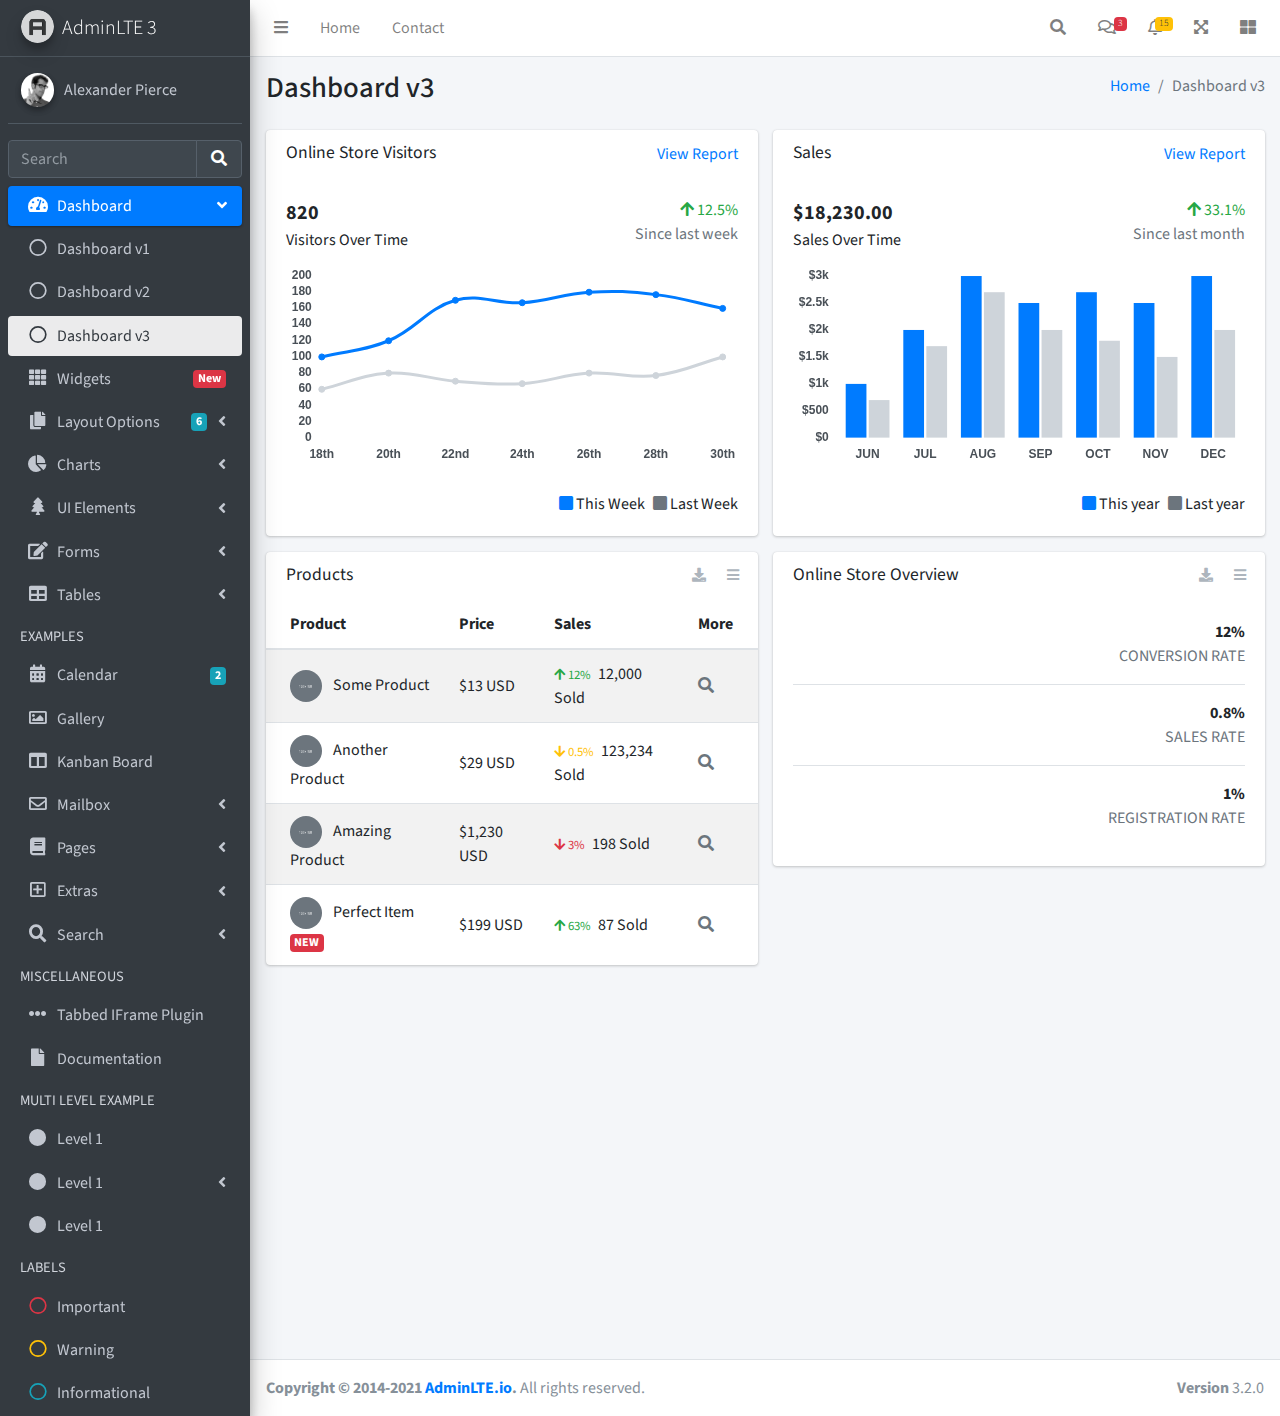
<file: AdminLTE-3.2.0/index3.html>
<!DOCTYPE html>
<html lang="en">
<head>
  <meta charset="utf-8">
  <meta name="viewport" content="width=device-width, initial-scale=1">
  <title>AdminLTE 3 | Dashboard 3</title>

  <!-- Google Font: Source Sans Pro -->
  <link rel="stylesheet" href="https://fonts.googleapis.com/css?family=Source+Sans+Pro:300,400,400i,700&display=fallback">
  <!-- Font Awesome Icons -->
  <link rel="stylesheet" href="plugins/fontawesome-free/css/all.min.css">
  <!-- IonIcons -->
  <link rel="stylesheet" href="https://code.ionicframework.com/ionicons/2.0.1/css/ionicons.min.css">
  <!-- Theme style -->
  <link rel="stylesheet" href="dist/css/adminlte.min.css">
</head>
<!--
`body` tag options:

  Apply one or more of the following classes to to the body tag
  to get the desired effect

  * sidebar-collapse
  * sidebar-mini
-->
<body class="hold-transition sidebar-mini">
<div class="wrapper">
  <!-- Navbar -->
  <nav class="main-header navbar navbar-expand navbar-white navbar-light">
    <!-- Left navbar links -->
    <ul class="navbar-nav">
      <li class="nav-item">
        <a class="nav-link" data-widget="pushmenu" href="#" role="button"><i class="fas fa-bars"></i></a>
      </li>
      <li class="nav-item d-none d-sm-inline-block">
        <a href="index3.html" class="nav-link">Home</a>
      </li>
      <li class="nav-item d-none d-sm-inline-block">
        <a href="#" class="nav-link">Contact</a>
      </li>
    </ul>

    <!-- Right navbar links -->
    <ul class="navbar-nav ml-auto">
      <!-- Navbar Search -->
      <li class="nav-item">
        <a class="nav-link" data-widget="navbar-search" href="#" role="button">
          <i class="fas fa-search"></i>
        </a>
        <div class="navbar-search-block">
          <form class="form-inline">
            <div class="input-group input-group-sm">
              <input class="form-control form-control-navbar" type="search" placeholder="Search" aria-label="Search">
              <div class="input-group-append">
                <button class="btn btn-navbar" type="submit">
                  <i class="fas fa-search"></i>
                </button>
                <button class="btn btn-navbar" type="button" data-widget="navbar-search">
                  <i class="fas fa-times"></i>
                </button>
              </div>
            </div>
          </form>
        </div>
      </li>

      <!-- Messages Dropdown Menu -->
      <li class="nav-item dropdown">
        <a class="nav-link" data-toggle="dropdown" href="#">
          <i class="far fa-comments"></i>
          <span class="badge badge-danger navbar-badge">3</span>
        </a>
        <div class="dropdown-menu dropdown-menu-lg dropdown-menu-right">
          <a href="#" class="dropdown-item">
            <!-- Message Start -->
            <div class="media">
              <img src="dist/img/user1-128x128.jpg" alt="User Avatar" class="img-size-50 mr-3 img-circle">
              <div class="media-body">
                <h3 class="dropdown-item-title">
                  Brad Diesel
                  <span class="float-right text-sm text-danger"><i class="fas fa-star"></i></span>
                </h3>
                <p class="text-sm">Call me whenever you can...</p>
                <p class="text-sm text-muted"><i class="far fa-clock mr-1"></i> 4 Hours Ago</p>
              </div>
            </div>
            <!-- Message End -->
          </a>
          <div class="dropdown-divider"></div>
          <a href="#" class="dropdown-item">
            <!-- Message Start -->
            <div class="media">
              <img src="dist/img/user8-128x128.jpg" alt="User Avatar" class="img-size-50 img-circle mr-3">
              <div class="media-body">
                <h3 class="dropdown-item-title">
                  John Pierce
                  <span class="float-right text-sm text-muted"><i class="fas fa-star"></i></span>
                </h3>
                <p class="text-sm">I got your message bro</p>
                <p class="text-sm text-muted"><i class="far fa-clock mr-1"></i> 4 Hours Ago</p>
              </div>
            </div>
            <!-- Message End -->
          </a>
          <div class="dropdown-divider"></div>
          <a href="#" class="dropdown-item">
            <!-- Message Start -->
            <div class="media">
              <img src="dist/img/user3-128x128.jpg" alt="User Avatar" class="img-size-50 img-circle mr-3">
              <div class="media-body">
                <h3 class="dropdown-item-title">
                  Nora Silvester
                  <span class="float-right text-sm text-warning"><i class="fas fa-star"></i></span>
                </h3>
                <p class="text-sm">The subject goes here</p>
                <p class="text-sm text-muted"><i class="far fa-clock mr-1"></i> 4 Hours Ago</p>
              </div>
            </div>
            <!-- Message End -->
          </a>
          <div class="dropdown-divider"></div>
          <a href="#" class="dropdown-item dropdown-footer">See All Messages</a>
        </div>
      </li>
      <!-- Notifications Dropdown Menu -->
      <li class="nav-item dropdown">
        <a class="nav-link" data-toggle="dropdown" href="#">
          <i class="far fa-bell"></i>
          <span class="badge badge-warning navbar-badge">15</span>
        </a>
        <div class="dropdown-menu dropdown-menu-lg dropdown-menu-right">
          <span class="dropdown-item dropdown-header">15 Notifications</span>
          <div class="dropdown-divider"></div>
          <a href="#" class="dropdown-item">
            <i class="fas fa-envelope mr-2"></i> 4 new messages
            <span class="float-right text-muted text-sm">3 mins</span>
          </a>
          <div class="dropdown-divider"></div>
          <a href="#" class="dropdown-item">
            <i class="fas fa-users mr-2"></i> 8 friend requests
            <span class="float-right text-muted text-sm">12 hours</span>
          </a>
          <div class="dropdown-divider"></div>
          <a href="#" class="dropdown-item">
            <i class="fas fa-file mr-2"></i> 3 new reports
            <span class="float-right text-muted text-sm">2 days</span>
          </a>
          <div class="dropdown-divider"></div>
          <a href="#" class="dropdown-item dropdown-footer">See All Notifications</a>
        </div>
      </li>
      <li class="nav-item">
        <a class="nav-link" data-widget="fullscreen" href="#" role="button">
          <i class="fas fa-expand-arrows-alt"></i>
        </a>
      </li>
      <li class="nav-item">
        <a class="nav-link" data-widget="control-sidebar" data-slide="true" href="#" role="button">
          <i class="fas fa-th-large"></i>
        </a>
      </li>
    </ul>
  </nav>
  <!-- /.navbar -->

  <!-- Main Sidebar Container -->
  <aside class="main-sidebar sidebar-dark-primary elevation-4">
    <!-- Brand Logo -->
    <a href="index3.html" class="brand-link">
      <img src="dist/img/AdminLTELogo.png" alt="AdminLTE Logo" class="brand-image img-circle elevation-3" style="opacity: .8">
      <span class="brand-text font-weight-light">AdminLTE 3</span>
    </a>

    <!-- Sidebar -->
    <div class="sidebar">
      <!-- Sidebar user panel (optional) -->
      <div class="user-panel mt-3 pb-3 mb-3 d-flex">
        <div class="image">
          <img src="dist/img/user2-160x160.jpg" class="img-circle elevation-2" alt="User Image">
        </div>
        <div class="info">
          <a href="#" class="d-block">Alexander Pierce</a>
        </div>
      </div>

      <!-- SidebarSearch Form -->
      <div class="form-inline">
        <div class="input-group" data-widget="sidebar-search">
          <input class="form-control form-control-sidebar" type="search" placeholder="Search" aria-label="Search">
          <div class="input-group-append">
            <button class="btn btn-sidebar">
              <i class="fas fa-search fa-fw"></i>
            </button>
          </div>
        </div>
      </div>

      <!-- Sidebar Menu -->
      <nav class="mt-2">
        <ul class="nav nav-pills nav-sidebar flex-column" data-widget="treeview" role="menu" data-accordion="false">
          <!-- Add icons to the links using the .nav-icon class
               with font-awesome or any other icon font library -->
          <li class="nav-item menu-open">
            <a href="#" class="nav-link active">
              <i class="nav-icon fas fa-tachometer-alt"></i>
              <p>
                Dashboard
                <i class="right fas fa-angle-left"></i>
              </p>
            </a>
            <ul class="nav nav-treeview">
              <li class="nav-item">
                <a href="./index.html" class="nav-link">
                  <i class="far fa-circle nav-icon"></i>
                  <p>Dashboard v1</p>
                </a>
              </li>
              <li class="nav-item">
                <a href="./index2.html" class="nav-link">
                  <i class="far fa-circle nav-icon"></i>
                  <p>Dashboard v2</p>
                </a>
              </li>
              <li class="nav-item">
                <a href="./index3.html" class="nav-link active">
                  <i class="far fa-circle nav-icon"></i>
                  <p>Dashboard v3</p>
                </a>
              </li>
            </ul>
          </li>
          <li class="nav-item">
            <a href="pages/widgets.html" class="nav-link">
              <i class="nav-icon fas fa-th"></i>
              <p>
                Widgets
                <span class="right badge badge-danger">New</span>
              </p>
            </a>
          </li>
          <li class="nav-item">
            <a href="#" class="nav-link">
              <i class="nav-icon fas fa-copy"></i>
              <p>
                Layout Options
                <i class="fas fa-angle-left right"></i>
                <span class="badge badge-info right">6</span>
              </p>
            </a>
            <ul class="nav nav-treeview">
              <li class="nav-item">
                <a href="pages/layout/top-nav.html" class="nav-link">
                  <i class="far fa-circle nav-icon"></i>
                  <p>Top Navigation</p>
                </a>
              </li>
              <li class="nav-item">
                <a href="pages/layout/top-nav-sidebar.html" class="nav-link">
                  <i class="far fa-circle nav-icon"></i>
                  <p>Top Navigation + Sidebar</p>
                </a>
              </li>
              <li class="nav-item">
                <a href="pages/layout/boxed.html" class="nav-link">
                  <i class="far fa-circle nav-icon"></i>
                  <p>Boxed</p>
                </a>
              </li>
              <li class="nav-item">
                <a href="pages/layout/fixed-sidebar.html" class="nav-link">
                  <i class="far fa-circle nav-icon"></i>
                  <p>Fixed Sidebar</p>
                </a>
              </li>
              <li class="nav-item">
                <a href="pages/layout/fixed-sidebar-custom.html" class="nav-link">
                  <i class="far fa-circle nav-icon"></i>
                  <p>Fixed Sidebar <small>+ Custom Area</small></p>
                </a>
              </li>
              <li class="nav-item">
                <a href="pages/layout/fixed-topnav.html" class="nav-link">
                  <i class="far fa-circle nav-icon"></i>
                  <p>Fixed Navbar</p>
                </a>
              </li>
              <li class="nav-item">
                <a href="pages/layout/fixed-footer.html" class="nav-link">
                  <i class="far fa-circle nav-icon"></i>
                  <p>Fixed Footer</p>
                </a>
              </li>
              <li class="nav-item">
                <a href="pages/layout/collapsed-sidebar.html" class="nav-link">
                  <i class="far fa-circle nav-icon"></i>
                  <p>Collapsed Sidebar</p>
                </a>
              </li>
            </ul>
          </li>
          <li class="nav-item">
            <a href="#" class="nav-link">
              <i class="nav-icon fas fa-chart-pie"></i>
              <p>
                Charts
                <i class="right fas fa-angle-left"></i>
              </p>
            </a>
            <ul class="nav nav-treeview">
              <li class="nav-item">
                <a href="pages/charts/chartjs.html" class="nav-link">
                  <i class="far fa-circle nav-icon"></i>
                  <p>ChartJS</p>
                </a>
              </li>
              <li class="nav-item">
                <a href="pages/charts/flot.html" class="nav-link">
                  <i class="far fa-circle nav-icon"></i>
                  <p>Flot</p>
                </a>
              </li>
              <li class="nav-item">
                <a href="pages/charts/inline.html" class="nav-link">
                  <i class="far fa-circle nav-icon"></i>
                  <p>Inline</p>
                </a>
              </li>
              <li class="nav-item">
                <a href="pages/charts/uplot.html" class="nav-link">
                  <i class="far fa-circle nav-icon"></i>
                  <p>uPlot</p>
                </a>
              </li>
            </ul>
          </li>
          <li class="nav-item">
            <a href="#" class="nav-link">
              <i class="nav-icon fas fa-tree"></i>
              <p>
                UI Elements
                <i class="fas fa-angle-left right"></i>
              </p>
            </a>
            <ul class="nav nav-treeview">
              <li class="nav-item">
                <a href="pages/UI/general.html" class="nav-link">
                  <i class="far fa-circle nav-icon"></i>
                  <p>General</p>
                </a>
              </li>
              <li class="nav-item">
                <a href="pages/UI/icons.html" class="nav-link">
                  <i class="far fa-circle nav-icon"></i>
                  <p>Icons</p>
                </a>
              </li>
              <li class="nav-item">
                <a href="pages/UI/buttons.html" class="nav-link">
                  <i class="far fa-circle nav-icon"></i>
                  <p>Buttons</p>
                </a>
              </li>
              <li class="nav-item">
                <a href="pages/UI/sliders.html" class="nav-link">
                  <i class="far fa-circle nav-icon"></i>
                  <p>Sliders</p>
                </a>
              </li>
              <li class="nav-item">
                <a href="pages/UI/modals.html" class="nav-link">
                  <i class="far fa-circle nav-icon"></i>
                  <p>Modals & Alerts</p>
                </a>
              </li>
              <li class="nav-item">
                <a href="pages/UI/navbar.html" class="nav-link">
                  <i class="far fa-circle nav-icon"></i>
                  <p>Navbar & Tabs</p>
                </a>
              </li>
              <li class="nav-item">
                <a href="pages/UI/timeline.html" class="nav-link">
                  <i class="far fa-circle nav-icon"></i>
                  <p>Timeline</p>
                </a>
              </li>
              <li class="nav-item">
                <a href="pages/UI/ribbons.html" class="nav-link">
                  <i class="far fa-circle nav-icon"></i>
                  <p>Ribbons</p>
                </a>
              </li>
            </ul>
          </li>
          <li class="nav-item">
            <a href="#" class="nav-link">
              <i class="nav-icon fas fa-edit"></i>
              <p>
                Forms
                <i class="fas fa-angle-left right"></i>
              </p>
            </a>
            <ul class="nav nav-treeview">
              <li class="nav-item">
                <a href="pages/forms/general.html" class="nav-link">
                  <i class="far fa-circle nav-icon"></i>
                  <p>General Elements</p>
                </a>
              </li>
              <li class="nav-item">
                <a href="pages/forms/advanced.html" class="nav-link">
                  <i class="far fa-circle nav-icon"></i>
                  <p>Advanced Elements</p>
                </a>
              </li>
              <li class="nav-item">
                <a href="pages/forms/editors.html" class="nav-link">
                  <i class="far fa-circle nav-icon"></i>
                  <p>Editors</p>
                </a>
              </li>
              <li class="nav-item">
                <a href="pages/forms/validation.html" class="nav-link">
                  <i class="far fa-circle nav-icon"></i>
                  <p>Validation</p>
                </a>
              </li>
            </ul>
          </li>
          <li class="nav-item">
            <a href="#" class="nav-link">
              <i class="nav-icon fas fa-table"></i>
              <p>
                Tables
                <i class="fas fa-angle-left right"></i>
              </p>
            </a>
            <ul class="nav nav-treeview">
              <li class="nav-item">
                <a href="pages/tables/simple.html" class="nav-link">
                  <i class="far fa-circle nav-icon"></i>
                  <p>Simple Tables</p>
                </a>
              </li>
              <li class="nav-item">
                <a href="pages/tables/data.html" class="nav-link">
                  <i class="far fa-circle nav-icon"></i>
                  <p>DataTables</p>
                </a>
              </li>
              <li class="nav-item">
                <a href="pages/tables/jsgrid.html" class="nav-link">
                  <i class="far fa-circle nav-icon"></i>
                  <p>jsGrid</p>
                </a>
              </li>
            </ul>
          </li>
          <li class="nav-header">EXAMPLES</li>
          <li class="nav-item">
            <a href="pages/calendar.html" class="nav-link">
              <i class="nav-icon fas fa-calendar-alt"></i>
              <p>
                Calendar
                <span class="badge badge-info right">2</span>
              </p>
            </a>
          </li>
          <li class="nav-item">
            <a href="pages/gallery.html" class="nav-link">
              <i class="nav-icon far fa-image"></i>
              <p>
                Gallery
              </p>
            </a>
          </li>
          <li class="nav-item">
            <a href="pages/kanban.html" class="nav-link">
              <i class="nav-icon fas fa-columns"></i>
              <p>
                Kanban Board
              </p>
            </a>
          </li>
          <li class="nav-item">
            <a href="#" class="nav-link">
              <i class="nav-icon far fa-envelope"></i>
              <p>
                Mailbox
                <i class="fas fa-angle-left right"></i>
              </p>
            </a>
            <ul class="nav nav-treeview">
              <li class="nav-item">
                <a href="pages/mailbox/mailbox.html" class="nav-link">
                  <i class="far fa-circle nav-icon"></i>
                  <p>Inbox</p>
                </a>
              </li>
              <li class="nav-item">
                <a href="pages/mailbox/compose.html" class="nav-link">
                  <i class="far fa-circle nav-icon"></i>
                  <p>Compose</p>
                </a>
              </li>
              <li class="nav-item">
                <a href="pages/mailbox/read-mail.html" class="nav-link">
                  <i class="far fa-circle nav-icon"></i>
                  <p>Read</p>
                </a>
              </li>
            </ul>
          </li>
          <li class="nav-item">
            <a href="#" class="nav-link">
              <i class="nav-icon fas fa-book"></i>
              <p>
                Pages
                <i class="fas fa-angle-left right"></i>
              </p>
            </a>
            <ul class="nav nav-treeview">
              <li class="nav-item">
                <a href="pages/examples/invoice.html" class="nav-link">
                  <i class="far fa-circle nav-icon"></i>
                  <p>Invoice</p>
                </a>
              </li>
              <li class="nav-item">
                <a href="pages/examples/profile.html" class="nav-link">
                  <i class="far fa-circle nav-icon"></i>
                  <p>Profile</p>
                </a>
              </li>
              <li class="nav-item">
                <a href="pages/examples/e-commerce.html" class="nav-link">
                  <i class="far fa-circle nav-icon"></i>
                  <p>E-commerce</p>
                </a>
              </li>
              <li class="nav-item">
                <a href="pages/examples/projects.html" class="nav-link">
                  <i class="far fa-circle nav-icon"></i>
                  <p>Projects</p>
                </a>
              </li>
              <li class="nav-item">
                <a href="pages/examples/project-add.html" class="nav-link">
                  <i class="far fa-circle nav-icon"></i>
                  <p>Project Add</p>
                </a>
              </li>
              <li class="nav-item">
                <a href="pages/examples/project-edit.html" class="nav-link">
                  <i class="far fa-circle nav-icon"></i>
                  <p>Project Edit</p>
                </a>
              </li>
              <li class="nav-item">
                <a href="pages/examples/project-detail.html" class="nav-link">
                  <i class="far fa-circle nav-icon"></i>
                  <p>Project Detail</p>
                </a>
              </li>
              <li class="nav-item">
                <a href="pages/examples/contacts.html" class="nav-link">
                  <i class="far fa-circle nav-icon"></i>
                  <p>Contacts</p>
                </a>
              </li>
              <li class="nav-item">
                <a href="pages/examples/faq.html" class="nav-link">
                  <i class="far fa-circle nav-icon"></i>
                  <p>FAQ</p>
                </a>
              </li>
              <li class="nav-item">
                <a href="pages/examples/contact-us.html" class="nav-link">
                  <i class="far fa-circle nav-icon"></i>
                  <p>Contact us</p>
                </a>
              </li>
            </ul>
          </li>
          <li class="nav-item">
            <a href="#" class="nav-link">
              <i class="nav-icon far fa-plus-square"></i>
              <p>
                Extras
                <i class="fas fa-angle-left right"></i>
              </p>
            </a>
            <ul class="nav nav-treeview">
              <li class="nav-item">
                <a href="#" class="nav-link">
                  <i class="far fa-circle nav-icon"></i>
                  <p>
                    Login & Register v1
                    <i class="fas fa-angle-left right"></i>
                  </p>
                </a>
                <ul class="nav nav-treeview">
                  <li class="nav-item">
                    <a href="pages/examples/login.html" class="nav-link">
                      <i class="far fa-circle nav-icon"></i>
                      <p>Login v1</p>
                    </a>
                  </li>
                  <li class="nav-item">
                    <a href="pages/examples/register.html" class="nav-link">
                      <i class="far fa-circle nav-icon"></i>
                      <p>Register v1</p>
                    </a>
                  </li>
                  <li class="nav-item">
                    <a href="pages/examples/forgot-password.html" class="nav-link">
                      <i class="far fa-circle nav-icon"></i>
                      <p>Forgot Password v1</p>
                    </a>
                  </li>
                  <li class="nav-item">
                    <a href="pages/examples/recover-password.html" class="nav-link">
                      <i class="far fa-circle nav-icon"></i>
                      <p>Recover Password v1</p>
                    </a>
                  </li>
                </ul>
              </li>
              <li class="nav-item">
                <a href="#" class="nav-link">
                  <i class="far fa-circle nav-icon"></i>
                  <p>
                    Login & Register v2
                    <i class="fas fa-angle-left right"></i>
                  </p>
                </a>
                <ul class="nav nav-treeview">
                  <li class="nav-item">
                    <a href="pages/examples/login-v2.html" class="nav-link">
                      <i class="far fa-circle nav-icon"></i>
                      <p>Login v2</p>
                    </a>
                  </li>
                  <li class="nav-item">
                    <a href="pages/examples/register-v2.html" class="nav-link">
                      <i class="far fa-circle nav-icon"></i>
                      <p>Register v2</p>
                    </a>
                  </li>
                  <li class="nav-item">
                    <a href="pages/examples/forgot-password-v2.html" class="nav-link">
                      <i class="far fa-circle nav-icon"></i>
                      <p>Forgot Password v2</p>
                    </a>
                  </li>
                  <li class="nav-item">
                    <a href="pages/examples/recover-password-v2.html" class="nav-link">
                      <i class="far fa-circle nav-icon"></i>
                      <p>Recover Password v2</p>
                    </a>
                  </li>
                </ul>
              </li>
              <li class="nav-item">
                <a href="pages/examples/lockscreen.html" class="nav-link">
                  <i class="far fa-circle nav-icon"></i>
                  <p>Lockscreen</p>
                </a>
              </li>
              <li class="nav-item">
                <a href="pages/examples/legacy-user-menu.html" class="nav-link">
                  <i class="far fa-circle nav-icon"></i>
                  <p>Legacy User Menu</p>
                </a>
              </li>
              <li class="nav-item">
                <a href="pages/examples/language-menu.html" class="nav-link">
                  <i class="far fa-circle nav-icon"></i>
                  <p>Language Menu</p>
                </a>
              </li>
              <li class="nav-item">
                <a href="pages/examples/404.html" class="nav-link">
                  <i class="far fa-circle nav-icon"></i>
                  <p>Error 404</p>
                </a>
              </li>
              <li class="nav-item">
                <a href="pages/examples/500.html" class="nav-link">
                  <i class="far fa-circle nav-icon"></i>
                  <p>Error 500</p>
                </a>
              </li>
              <li class="nav-item">
                <a href="pages/examples/pace.html" class="nav-link">
                  <i class="far fa-circle nav-icon"></i>
                  <p>Pace</p>
                </a>
              </li>
              <li class="nav-item">
                <a href="pages/examples/blank.html" class="nav-link">
                  <i class="far fa-circle nav-icon"></i>
                  <p>Blank Page</p>
                </a>
              </li>
              <li class="nav-item">
                <a href="starter.html" class="nav-link">
                  <i class="far fa-circle nav-icon"></i>
                  <p>Starter Page</p>
                </a>
              </li>
            </ul>
          </li>
          <li class="nav-item">
            <a href="#" class="nav-link">
              <i class="nav-icon fas fa-search"></i>
              <p>
                Search
                <i class="fas fa-angle-left right"></i>
              </p>
            </a>
            <ul class="nav nav-treeview">
              <li class="nav-item">
                <a href="pages/search/simple.html" class="nav-link">
                  <i class="far fa-circle nav-icon"></i>
                  <p>Simple Search</p>
                </a>
              </li>
              <li class="nav-item">
                <a href="pages/search/enhanced.html" class="nav-link">
                  <i class="far fa-circle nav-icon"></i>
                  <p>Enhanced</p>
                </a>
              </li>
            </ul>
          </li>
          <li class="nav-header">MISCELLANEOUS</li>
          <li class="nav-item">
            <a href="iframe.html" class="nav-link">
              <i class="nav-icon fas fa-ellipsis-h"></i>
              <p>Tabbed IFrame Plugin</p>
            </a>
          </li>
          <li class="nav-item">
            <a href="https://adminlte.io/docs/3.1/" class="nav-link">
              <i class="nav-icon fas fa-file"></i>
              <p>Documentation</p>
            </a>
          </li>
          <li class="nav-header">MULTI LEVEL EXAMPLE</li>
          <li class="nav-item">
            <a href="#" class="nav-link">
              <i class="fas fa-circle nav-icon"></i>
              <p>Level 1</p>
            </a>
          </li>
          <li class="nav-item">
            <a href="#" class="nav-link">
              <i class="nav-icon fas fa-circle"></i>
              <p>
                Level 1
                <i class="right fas fa-angle-left"></i>
              </p>
            </a>
            <ul class="nav nav-treeview">
              <li class="nav-item">
                <a href="#" class="nav-link">
                  <i class="far fa-circle nav-icon"></i>
                  <p>Level 2</p>
                </a>
              </li>
              <li class="nav-item">
                <a href="#" class="nav-link">
                  <i class="far fa-circle nav-icon"></i>
                  <p>
                    Level 2
                    <i class="right fas fa-angle-left"></i>
                  </p>
                </a>
                <ul class="nav nav-treeview">
                  <li class="nav-item">
                    <a href="#" class="nav-link">
                      <i class="far fa-dot-circle nav-icon"></i>
                      <p>Level 3</p>
                    </a>
                  </li>
                  <li class="nav-item">
                    <a href="#" class="nav-link">
                      <i class="far fa-dot-circle nav-icon"></i>
                      <p>Level 3</p>
                    </a>
                  </li>
                  <li class="nav-item">
                    <a href="#" class="nav-link">
                      <i class="far fa-dot-circle nav-icon"></i>
                      <p>Level 3</p>
                    </a>
                  </li>
                </ul>
              </li>
              <li class="nav-item">
                <a href="#" class="nav-link">
                  <i class="far fa-circle nav-icon"></i>
                  <p>Level 2</p>
                </a>
              </li>
            </ul>
          </li>
          <li class="nav-item">
            <a href="#" class="nav-link">
              <i class="fas fa-circle nav-icon"></i>
              <p>Level 1</p>
            </a>
          </li>
          <li class="nav-header">LABELS</li>
          <li class="nav-item">
            <a href="#" class="nav-link">
              <i class="nav-icon far fa-circle text-danger"></i>
              <p class="text">Important</p>
            </a>
          </li>
          <li class="nav-item">
            <a href="#" class="nav-link">
              <i class="nav-icon far fa-circle text-warning"></i>
              <p>Warning</p>
            </a>
          </li>
          <li class="nav-item">
            <a href="#" class="nav-link">
              <i class="nav-icon far fa-circle text-info"></i>
              <p>Informational</p>
            </a>
          </li>
        </ul>
      </nav>
      <!-- /.sidebar-menu -->
    </div>
    <!-- /.sidebar -->
  </aside>

  <!-- Content Wrapper. Contains page content -->
  <div class="content-wrapper">
    <!-- Content Header (Page header) -->
    <div class="content-header">
      <div class="container-fluid">
        <div class="row mb-2">
          <div class="col-sm-6">
            <h1 class="m-0">Dashboard v3</h1>
          </div><!-- /.col -->
          <div class="col-sm-6">
            <ol class="breadcrumb float-sm-right">
              <li class="breadcrumb-item"><a href="#">Home</a></li>
              <li class="breadcrumb-item active">Dashboard v3</li>
            </ol>
          </div><!-- /.col -->
        </div><!-- /.row -->
      </div><!-- /.container-fluid -->
    </div>
    <!-- /.content-header -->

    <!-- Main content -->
    <div class="content">
      <div class="container-fluid">
        <div class="row">
          <div class="col-lg-6">
            <div class="card">
              <div class="card-header border-0">
                <div class="d-flex justify-content-between">
                  <h3 class="card-title">Online Store Visitors</h3>
                  <a href="javascript:void(0);">View Report</a>
                </div>
              </div>
              <div class="card-body">
                <div class="d-flex">
                  <p class="d-flex flex-column">
                    <span class="text-bold text-lg">820</span>
                    <span>Visitors Over Time</span>
                  </p>
                  <p class="ml-auto d-flex flex-column text-right">
                    <span class="text-success">
                      <i class="fas fa-arrow-up"></i> 12.5%
                    </span>
                    <span class="text-muted">Since last week</span>
                  </p>
                </div>
                <!-- /.d-flex -->

                <div class="position-relative mb-4">
                  <canvas id="visitors-chart" height="200"></canvas>
                </div>

                <div class="d-flex flex-row justify-content-end">
                  <span class="mr-2">
                    <i class="fas fa-square text-primary"></i> This Week
                  </span>

                  <span>
                    <i class="fas fa-square text-gray"></i> Last Week
                  </span>
                </div>
              </div>
            </div>
            <!-- /.card -->

            <div class="card">
              <div class="card-header border-0">
                <h3 class="card-title">Products</h3>
                <div class="card-tools">
                  <a href="#" class="btn btn-tool btn-sm">
                    <i class="fas fa-download"></i>
                  </a>
                  <a href="#" class="btn btn-tool btn-sm">
                    <i class="fas fa-bars"></i>
                  </a>
                </div>
              </div>
              <div class="card-body table-responsive p-0">
                <table class="table table-striped table-valign-middle">
                  <thead>
                  <tr>
                    <th>Product</th>
                    <th>Price</th>
                    <th>Sales</th>
                    <th>More</th>
                  </tr>
                  </thead>
                  <tbody>
                  <tr>
                    <td>
                      <img src="dist/img/default-150x150.png" alt="Product 1" class="img-circle img-size-32 mr-2">
                      Some Product
                    </td>
                    <td>$13 USD</td>
                    <td>
                      <small class="text-success mr-1">
                        <i class="fas fa-arrow-up"></i>
                        12%
                      </small>
                      12,000 Sold
                    </td>
                    <td>
                      <a href="#" class="text-muted">
                        <i class="fas fa-search"></i>
                      </a>
                    </td>
                  </tr>
                  <tr>
                    <td>
                      <img src="dist/img/default-150x150.png" alt="Product 1" class="img-circle img-size-32 mr-2">
                      Another Product
                    </td>
                    <td>$29 USD</td>
                    <td>
                      <small class="text-warning mr-1">
                        <i class="fas fa-arrow-down"></i>
                        0.5%
                      </small>
                      123,234 Sold
                    </td>
                    <td>
                      <a href="#" class="text-muted">
                        <i class="fas fa-search"></i>
                      </a>
                    </td>
                  </tr>
                  <tr>
                    <td>
                      <img src="dist/img/default-150x150.png" alt="Product 1" class="img-circle img-size-32 mr-2">
                      Amazing Product
                    </td>
                    <td>$1,230 USD</td>
                    <td>
                      <small class="text-danger mr-1">
                        <i class="fas fa-arrow-down"></i>
                        3%
                      </small>
                      198 Sold
                    </td>
                    <td>
                      <a href="#" class="text-muted">
                        <i class="fas fa-search"></i>
                      </a>
                    </td>
                  </tr>
                  <tr>
                    <td>
                      <img src="dist/img/default-150x150.png" alt="Product 1" class="img-circle img-size-32 mr-2">
                      Perfect Item
                      <span class="badge bg-danger">NEW</span>
                    </td>
                    <td>$199 USD</td>
                    <td>
                      <small class="text-success mr-1">
                        <i class="fas fa-arrow-up"></i>
                        63%
                      </small>
                      87 Sold
                    </td>
                    <td>
                      <a href="#" class="text-muted">
                        <i class="fas fa-search"></i>
                      </a>
                    </td>
                  </tr>
                  </tbody>
                </table>
              </div>
            </div>
            <!-- /.card -->
          </div>
          <!-- /.col-md-6 -->
          <div class="col-lg-6">
            <div class="card">
              <div class="card-header border-0">
                <div class="d-flex justify-content-between">
                  <h3 class="card-title">Sales</h3>
                  <a href="javascript:void(0);">View Report</a>
                </div>
              </div>
              <div class="card-body">
                <div class="d-flex">
                  <p class="d-flex flex-column">
                    <span class="text-bold text-lg">$18,230.00</span>
                    <span>Sales Over Time</span>
                  </p>
                  <p class="ml-auto d-flex flex-column text-right">
                    <span class="text-success">
                      <i class="fas fa-arrow-up"></i> 33.1%
                    </span>
                    <span class="text-muted">Since last month</span>
                  </p>
                </div>
                <!-- /.d-flex -->

                <div class="position-relative mb-4">
                  <canvas id="sales-chart" height="200"></canvas>
                </div>

                <div class="d-flex flex-row justify-content-end">
                  <span class="mr-2">
                    <i class="fas fa-square text-primary"></i> This year
                  </span>

                  <span>
                    <i class="fas fa-square text-gray"></i> Last year
                  </span>
                </div>
              </div>
            </div>
            <!-- /.card -->

            <div class="card">
              <div class="card-header border-0">
                <h3 class="card-title">Online Store Overview</h3>
                <div class="card-tools">
                  <a href="#" class="btn btn-sm btn-tool">
                    <i class="fas fa-download"></i>
                  </a>
                  <a href="#" class="btn btn-sm btn-tool">
                    <i class="fas fa-bars"></i>
                  </a>
                </div>
              </div>
              <div class="card-body">
                <div class="d-flex justify-content-between align-items-center border-bottom mb-3">
                  <p class="text-success text-xl">
                    <i class="ion ion-ios-refresh-empty"></i>
                  </p>
                  <p class="d-flex flex-column text-right">
                    <span class="font-weight-bold">
                      <i class="ion ion-android-arrow-up text-success"></i> 12%
                    </span>
                    <span class="text-muted">CONVERSION RATE</span>
                  </p>
                </div>
                <!-- /.d-flex -->
                <div class="d-flex justify-content-between align-items-center border-bottom mb-3">
                  <p class="text-warning text-xl">
                    <i class="ion ion-ios-cart-outline"></i>
                  </p>
                  <p class="d-flex flex-column text-right">
                    <span class="font-weight-bold">
                      <i class="ion ion-android-arrow-up text-warning"></i> 0.8%
                    </span>
                    <span class="text-muted">SALES RATE</span>
                  </p>
                </div>
                <!-- /.d-flex -->
                <div class="d-flex justify-content-between align-items-center mb-0">
                  <p class="text-danger text-xl">
                    <i class="ion ion-ios-people-outline"></i>
                  </p>
                  <p class="d-flex flex-column text-right">
                    <span class="font-weight-bold">
                      <i class="ion ion-android-arrow-down text-danger"></i> 1%
                    </span>
                    <span class="text-muted">REGISTRATION RATE</span>
                  </p>
                </div>
                <!-- /.d-flex -->
              </div>
            </div>
          </div>
          <!-- /.col-md-6 -->
        </div>
        <!-- /.row -->
      </div>
      <!-- /.container-fluid -->
    </div>
    <!-- /.content -->
  </div>
  <!-- /.content-wrapper -->

  <!-- Control Sidebar -->
  <aside class="control-sidebar control-sidebar-dark">
    <!-- Control sidebar content goes here -->
  </aside>
  <!-- /.control-sidebar -->

  <!-- Main Footer -->
  <footer class="main-footer">
    <strong>Copyright &copy; 2014-2021 <a href="https://adminlte.io">AdminLTE.io</a>.</strong>
    All rights reserved.
    <div class="float-right d-none d-sm-inline-block">
      <b>Version</b> 3.2.0
    </div>
  </footer>
</div>
<!-- ./wrapper -->

<!-- REQUIRED SCRIPTS -->

<!-- jQuery -->
<script src="plugins/jquery/jquery.min.js"></script>
<!-- Bootstrap -->
<script src="plugins/bootstrap/js/bootstrap.bundle.min.js"></script>
<!-- AdminLTE -->
<script src="dist/js/adminlte.js"></script>

<!-- OPTIONAL SCRIPTS -->
<script src="plugins/chart.js/Chart.min.js"></script>
<!-- AdminLTE for demo purposes -->
<script src="dist/js/demo.js"></script>
<!-- AdminLTE dashboard demo (This is only for demo purposes) -->
<script src="dist/js/pages/dashboard3.js"></script>
</body>
</html>
</file>
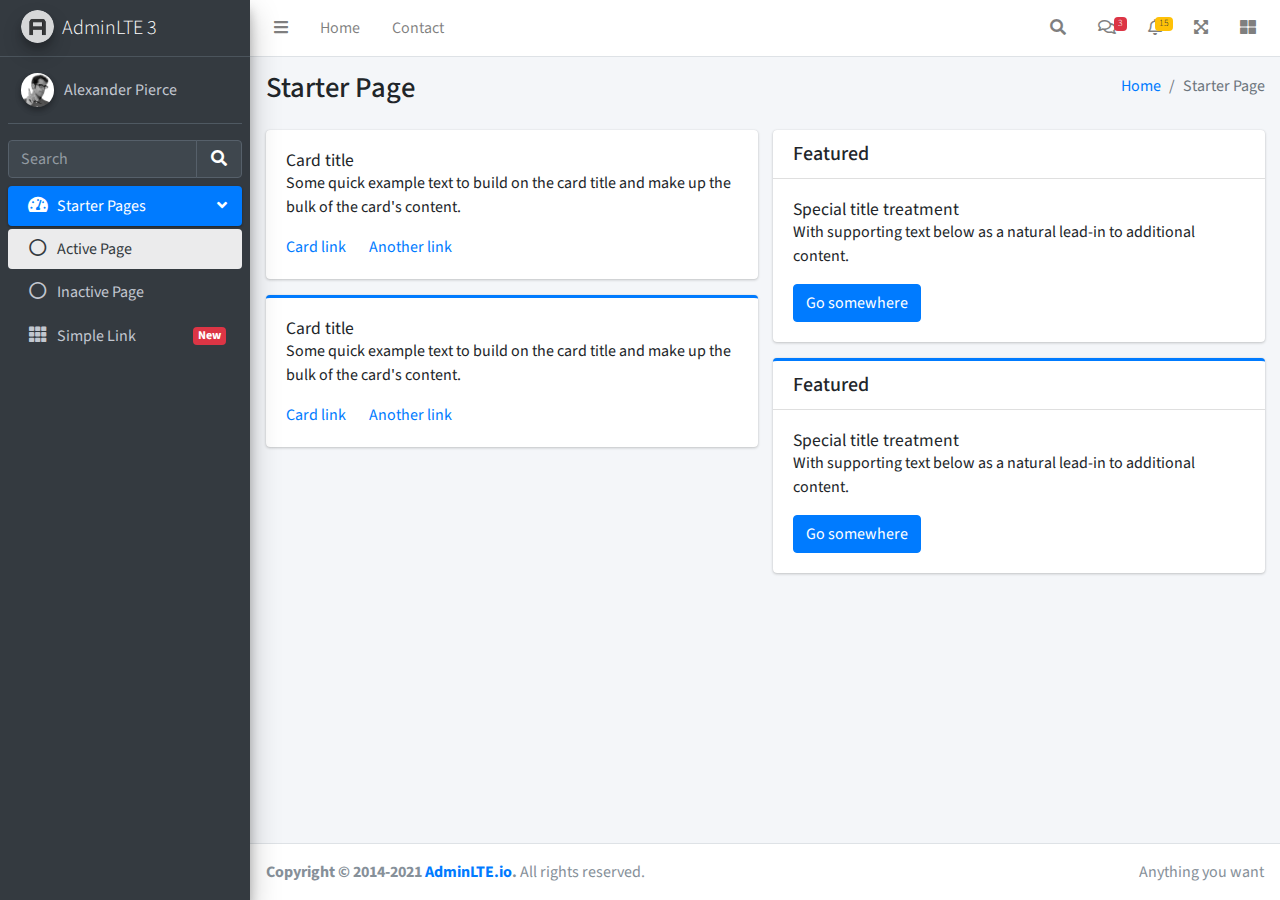
<file: AdminLTE-3.2.0/starter.html>
<!DOCTYPE html>
<!--
This is a starter template page. Use this page to start your new project from
scratch. This page gets rid of all links and provides the needed markup only.
-->
<html lang="en">
<head>
  <meta charset="utf-8">
  <meta name="viewport" content="width=device-width, initial-scale=1">
  <title>AdminLTE 3 | Starter</title>

  <!-- Google Font: Source Sans Pro -->
  <link rel="stylesheet" href="https://fonts.googleapis.com/css?family=Source+Sans+Pro:300,400,400i,700&display=fallback">
  <!-- Font Awesome Icons -->
  <link rel="stylesheet" href="plugins/fontawesome-free/css/all.min.css">
  <!-- Theme style -->
  <link rel="stylesheet" href="dist/css/adminlte.min.css">
</head>
<body class="hold-transition sidebar-mini">
<div class="wrapper">

  <!-- Navbar -->
  <nav class="main-header navbar navbar-expand navbar-white navbar-light">
    <!-- Left navbar links -->
    <ul class="navbar-nav">
      <li class="nav-item">
        <a class="nav-link" data-widget="pushmenu" href="#" role="button"><i class="fas fa-bars"></i></a>
      </li>
      <li class="nav-item d-none d-sm-inline-block">
        <a href="index3.html" class="nav-link">Home</a>
      </li>
      <li class="nav-item d-none d-sm-inline-block">
        <a href="#" class="nav-link">Contact</a>
      </li>
    </ul>

    <!-- Right navbar links -->
    <ul class="navbar-nav ml-auto">
      <!-- Navbar Search -->
      <li class="nav-item">
        <a class="nav-link" data-widget="navbar-search" href="#" role="button">
          <i class="fas fa-search"></i>
        </a>
        <div class="navbar-search-block">
          <form class="form-inline">
            <div class="input-group input-group-sm">
              <input class="form-control form-control-navbar" type="search" placeholder="Search" aria-label="Search">
              <div class="input-group-append">
                <button class="btn btn-navbar" type="submit">
                  <i class="fas fa-search"></i>
                </button>
                <button class="btn btn-navbar" type="button" data-widget="navbar-search">
                  <i class="fas fa-times"></i>
                </button>
              </div>
            </div>
          </form>
        </div>
      </li>

      <!-- Messages Dropdown Menu -->
      <li class="nav-item dropdown">
        <a class="nav-link" data-toggle="dropdown" href="#">
          <i class="far fa-comments"></i>
          <span class="badge badge-danger navbar-badge">3</span>
        </a>
        <div class="dropdown-menu dropdown-menu-lg dropdown-menu-right">
          <a href="#" class="dropdown-item">
            <!-- Message Start -->
            <div class="media">
              <img src="dist/img/user1-128x128.jpg" alt="User Avatar" class="img-size-50 mr-3 img-circle">
              <div class="media-body">
                <h3 class="dropdown-item-title">
                  Brad Diesel
                  <span class="float-right text-sm text-danger"><i class="fas fa-star"></i></span>
                </h3>
                <p class="text-sm">Call me whenever you can...</p>
                <p class="text-sm text-muted"><i class="far fa-clock mr-1"></i> 4 Hours Ago</p>
              </div>
            </div>
            <!-- Message End -->
          </a>
          <div class="dropdown-divider"></div>
          <a href="#" class="dropdown-item">
            <!-- Message Start -->
            <div class="media">
              <img src="dist/img/user8-128x128.jpg" alt="User Avatar" class="img-size-50 img-circle mr-3">
              <div class="media-body">
                <h3 class="dropdown-item-title">
                  John Pierce
                  <span class="float-right text-sm text-muted"><i class="fas fa-star"></i></span>
                </h3>
                <p class="text-sm">I got your message bro</p>
                <p class="text-sm text-muted"><i class="far fa-clock mr-1"></i> 4 Hours Ago</p>
              </div>
            </div>
            <!-- Message End -->
          </a>
          <div class="dropdown-divider"></div>
          <a href="#" class="dropdown-item">
            <!-- Message Start -->
            <div class="media">
              <img src="dist/img/user3-128x128.jpg" alt="User Avatar" class="img-size-50 img-circle mr-3">
              <div class="media-body">
                <h3 class="dropdown-item-title">
                  Nora Silvester
                  <span class="float-right text-sm text-warning"><i class="fas fa-star"></i></span>
                </h3>
                <p class="text-sm">The subject goes here</p>
                <p class="text-sm text-muted"><i class="far fa-clock mr-1"></i> 4 Hours Ago</p>
              </div>
            </div>
            <!-- Message End -->
          </a>
          <div class="dropdown-divider"></div>
          <a href="#" class="dropdown-item dropdown-footer">See All Messages</a>
        </div>
      </li>
      <!-- Notifications Dropdown Menu -->
      <li class="nav-item dropdown">
        <a class="nav-link" data-toggle="dropdown" href="#">
          <i class="far fa-bell"></i>
          <span class="badge badge-warning navbar-badge">15</span>
        </a>
        <div class="dropdown-menu dropdown-menu-lg dropdown-menu-right">
          <span class="dropdown-header">15 Notifications</span>
          <div class="dropdown-divider"></div>
          <a href="#" class="dropdown-item">
            <i class="fas fa-envelope mr-2"></i> 4 new messages
            <span class="float-right text-muted text-sm">3 mins</span>
          </a>
          <div class="dropdown-divider"></div>
          <a href="#" class="dropdown-item">
            <i class="fas fa-users mr-2"></i> 8 friend requests
            <span class="float-right text-muted text-sm">12 hours</span>
          </a>
          <div class="dropdown-divider"></div>
          <a href="#" class="dropdown-item">
            <i class="fas fa-file mr-2"></i> 3 new reports
            <span class="float-right text-muted text-sm">2 days</span>
          </a>
          <div class="dropdown-divider"></div>
          <a href="#" class="dropdown-item dropdown-footer">See All Notifications</a>
        </div>
      </li>
      <li class="nav-item">
        <a class="nav-link" data-widget="fullscreen" href="#" role="button">
          <i class="fas fa-expand-arrows-alt"></i>
        </a>
      </li>
      <li class="nav-item">
        <a class="nav-link" data-widget="control-sidebar" data-slide="true" href="#" role="button">
          <i class="fas fa-th-large"></i>
        </a>
      </li>
    </ul>
  </nav>
  <!-- /.navbar -->

  <!-- Main Sidebar Container -->
  <aside class="main-sidebar sidebar-dark-primary elevation-4">
    <!-- Brand Logo -->
    <a href="index3.html" class="brand-link">
      <img src="dist/img/AdminLTELogo.png" alt="AdminLTE Logo" class="brand-image img-circle elevation-3" style="opacity: .8">
      <span class="brand-text font-weight-light">AdminLTE 3</span>
    </a>

    <!-- Sidebar -->
    <div class="sidebar">
      <!-- Sidebar user panel (optional) -->
      <div class="user-panel mt-3 pb-3 mb-3 d-flex">
        <div class="image">
          <img src="dist/img/user2-160x160.jpg" class="img-circle elevation-2" alt="User Image">
        </div>
        <div class="info">
          <a href="#" class="d-block">Alexander Pierce</a>
        </div>
      </div>

      <!-- SidebarSearch Form -->
      <div class="form-inline">
        <div class="input-group" data-widget="sidebar-search">
          <input class="form-control form-control-sidebar" type="search" placeholder="Search" aria-label="Search">
          <div class="input-group-append">
            <button class="btn btn-sidebar">
              <i class="fas fa-search fa-fw"></i>
            </button>
          </div>
        </div>
      </div>

      <!-- Sidebar Menu -->
      <nav class="mt-2">
        <ul class="nav nav-pills nav-sidebar flex-column" data-widget="treeview" role="menu" data-accordion="false">
          <!-- Add icons to the links using the .nav-icon class
               with font-awesome or any other icon font library -->
          <li class="nav-item menu-open">
            <a href="#" class="nav-link active">
              <i class="nav-icon fas fa-tachometer-alt"></i>
              <p>
                Starter Pages
                <i class="right fas fa-angle-left"></i>
              </p>
            </a>
            <ul class="nav nav-treeview">
              <li class="nav-item">
                <a href="#" class="nav-link active">
                  <i class="far fa-circle nav-icon"></i>
                  <p>Active Page</p>
                </a>
              </li>
              <li class="nav-item">
                <a href="#" class="nav-link">
                  <i class="far fa-circle nav-icon"></i>
                  <p>Inactive Page</p>
                </a>
              </li>
            </ul>
          </li>
          <li class="nav-item">
            <a href="#" class="nav-link">
              <i class="nav-icon fas fa-th"></i>
              <p>
                Simple Link
                <span class="right badge badge-danger">New</span>
              </p>
            </a>
          </li>
        </ul>
      </nav>
      <!-- /.sidebar-menu -->
    </div>
    <!-- /.sidebar -->
  </aside>

  <!-- Content Wrapper. Contains page content -->
  <div class="content-wrapper">
    <!-- Content Header (Page header) -->
    <div class="content-header">
      <div class="container-fluid">
        <div class="row mb-2">
          <div class="col-sm-6">
            <h1 class="m-0">Starter Page</h1>
          </div><!-- /.col -->
          <div class="col-sm-6">
            <ol class="breadcrumb float-sm-right">
              <li class="breadcrumb-item"><a href="#">Home</a></li>
              <li class="breadcrumb-item active">Starter Page</li>
            </ol>
          </div><!-- /.col -->
        </div><!-- /.row -->
      </div><!-- /.container-fluid -->
    </div>
    <!-- /.content-header -->

    <!-- Main content -->
    <div class="content">
      <div class="container-fluid">
        <div class="row">
          <div class="col-lg-6">
            <div class="card">
              <div class="card-body">
                <h5 class="card-title">Card title</h5>

                <p class="card-text">
                  Some quick example text to build on the card title and make up the bulk of the card's
                  content.
                </p>

                <a href="#" class="card-link">Card link</a>
                <a href="#" class="card-link">Another link</a>
              </div>
            </div>

            <div class="card card-primary card-outline">
              <div class="card-body">
                <h5 class="card-title">Card title</h5>

                <p class="card-text">
                  Some quick example text to build on the card title and make up the bulk of the card's
                  content.
                </p>
                <a href="#" class="card-link">Card link</a>
                <a href="#" class="card-link">Another link</a>
              </div>
            </div><!-- /.card -->
          </div>
          <!-- /.col-md-6 -->
          <div class="col-lg-6">
            <div class="card">
              <div class="card-header">
                <h5 class="m-0">Featured</h5>
              </div>
              <div class="card-body">
                <h6 class="card-title">Special title treatment</h6>

                <p class="card-text">With supporting text below as a natural lead-in to additional content.</p>
                <a href="#" class="btn btn-primary">Go somewhere</a>
              </div>
            </div>

            <div class="card card-primary card-outline">
              <div class="card-header">
                <h5 class="m-0">Featured</h5>
              </div>
              <div class="card-body">
                <h6 class="card-title">Special title treatment</h6>

                <p class="card-text">With supporting text below as a natural lead-in to additional content.</p>
                <a href="#" class="btn btn-primary">Go somewhere</a>
              </div>
            </div>
          </div>
          <!-- /.col-md-6 -->
        </div>
        <!-- /.row -->
      </div><!-- /.container-fluid -->
    </div>
    <!-- /.content -->
  </div>
  <!-- /.content-wrapper -->

  <!-- Control Sidebar -->
  <aside class="control-sidebar control-sidebar-dark">
    <!-- Control sidebar content goes here -->
    <div class="p-3">
      <h5>Title</h5>
      <p>Sidebar content</p>
    </div>
  </aside>
  <!-- /.control-sidebar -->

  <!-- Main Footer -->
  <footer class="main-footer">
    <!-- To the right -->
    <div class="float-right d-none d-sm-inline">
      Anything you want
    </div>
    <!-- Default to the left -->
    <strong>Copyright &copy; 2014-2021 <a href="https://adminlte.io">AdminLTE.io</a>.</strong> All rights reserved.
  </footer>
</div>
<!-- ./wrapper -->

<!-- REQUIRED SCRIPTS -->

<!-- jQuery -->
<script src="plugins/jquery/jquery.min.js"></script>
<!-- Bootstrap 4 -->
<script src="plugins/bootstrap/js/bootstrap.bundle.min.js"></script>
<!-- AdminLTE App -->
<script src="dist/js/adminlte.min.js"></script>
</body>
</html>
</file>
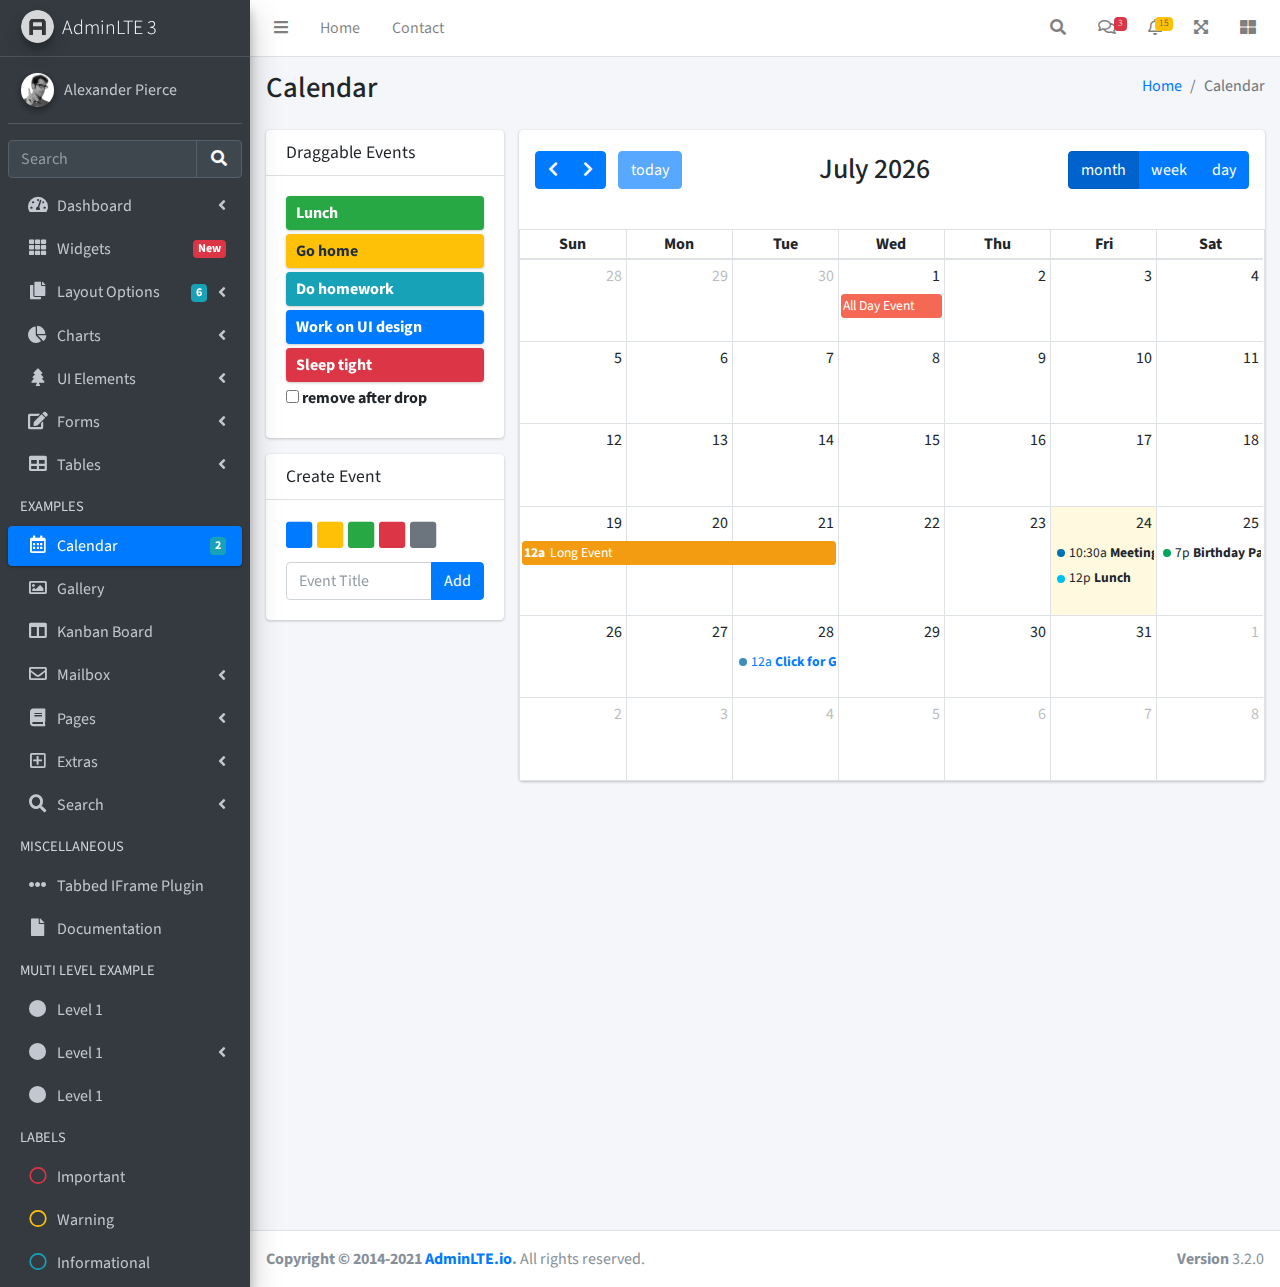
<file: AdminLTE-3.2.0/pages/calendar.html>
<!DOCTYPE html>
<html lang="en">
<head>
  <meta charset="utf-8">
  <meta name="viewport" content="width=device-width, initial-scale=1">
  <title>AdminLTE 3 | Calendar</title>

  <!-- Google Font: Source Sans Pro -->
  <link rel="stylesheet" href="https://fonts.googleapis.com/css?family=Source+Sans+Pro:300,400,400i,700&display=fallback">
  <!-- Font Awesome -->
  <link rel="stylesheet" href="../plugins/fontawesome-free/css/all.min.css">
  <!-- fullCalendar -->
  <link rel="stylesheet" href="../plugins/fullcalendar/main.css">
  <!-- Theme style -->
  <link rel="stylesheet" href="../dist/css/adminlte.min.css">
</head>
<body class="hold-transition sidebar-mini">
<div class="wrapper">
  <!-- Navbar -->
  <nav class="main-header navbar navbar-expand navbar-white navbar-light">
    <!-- Left navbar links -->
    <ul class="navbar-nav">
      <li class="nav-item">
        <a class="nav-link" data-widget="pushmenu" href="#" role="button"><i class="fas fa-bars"></i></a>
      </li>
      <li class="nav-item d-none d-sm-inline-block">
        <a href="../index3.html" class="nav-link">Home</a>
      </li>
      <li class="nav-item d-none d-sm-inline-block">
        <a href="#" class="nav-link">Contact</a>
      </li>
    </ul>

    <!-- Right navbar links -->
    <ul class="navbar-nav ml-auto">
      <!-- Navbar Search -->
      <li class="nav-item">
        <a class="nav-link" data-widget="navbar-search" href="#" role="button">
          <i class="fas fa-search"></i>
        </a>
        <div class="navbar-search-block">
          <form class="form-inline">
            <div class="input-group input-group-sm">
              <input class="form-control form-control-navbar" type="search" placeholder="Search" aria-label="Search">
              <div class="input-group-append">
                <button class="btn btn-navbar" type="submit">
                  <i class="fas fa-search"></i>
                </button>
                <button class="btn btn-navbar" type="button" data-widget="navbar-search">
                  <i class="fas fa-times"></i>
                </button>
              </div>
            </div>
          </form>
        </div>
      </li>

      <!-- Messages Dropdown Menu -->
      <li class="nav-item dropdown">
        <a class="nav-link" data-toggle="dropdown" href="#">
          <i class="far fa-comments"></i>
          <span class="badge badge-danger navbar-badge">3</span>
        </a>
        <div class="dropdown-menu dropdown-menu-lg dropdown-menu-right">
          <a href="#" class="dropdown-item">
            <!-- Message Start -->
            <div class="media">
              <img src="../dist/img/user1-128x128.jpg" alt="User Avatar" class="img-size-50 mr-3 img-circle">
              <div class="media-body">
                <h3 class="dropdown-item-title">
                  Brad Diesel
                  <span class="float-right text-sm text-danger"><i class="fas fa-star"></i></span>
                </h3>
                <p class="text-sm">Call me whenever you can...</p>
                <p class="text-sm text-muted"><i class="far fa-clock mr-1"></i> 4 Hours Ago</p>
              </div>
            </div>
            <!-- Message End -->
          </a>
          <div class="dropdown-divider"></div>
          <a href="#" class="dropdown-item">
            <!-- Message Start -->
            <div class="media">
              <img src="../dist/img/user8-128x128.jpg" alt="User Avatar" class="img-size-50 img-circle mr-3">
              <div class="media-body">
                <h3 class="dropdown-item-title">
                  John Pierce
                  <span class="float-right text-sm text-muted"><i class="fas fa-star"></i></span>
                </h3>
                <p class="text-sm">I got your message bro</p>
                <p class="text-sm text-muted"><i class="far fa-clock mr-1"></i> 4 Hours Ago</p>
              </div>
            </div>
            <!-- Message End -->
          </a>
          <div class="dropdown-divider"></div>
          <a href="#" class="dropdown-item">
            <!-- Message Start -->
            <div class="media">
              <img src="../dist/img/user3-128x128.jpg" alt="User Avatar" class="img-size-50 img-circle mr-3">
              <div class="media-body">
                <h3 class="dropdown-item-title">
                  Nora Silvester
                  <span class="float-right text-sm text-warning"><i class="fas fa-star"></i></span>
                </h3>
                <p class="text-sm">The subject goes here</p>
                <p class="text-sm text-muted"><i class="far fa-clock mr-1"></i> 4 Hours Ago</p>
              </div>
            </div>
            <!-- Message End -->
          </a>
          <div class="dropdown-divider"></div>
          <a href="#" class="dropdown-item dropdown-footer">See All Messages</a>
        </div>
      </li>
      <!-- Notifications Dropdown Menu -->
      <li class="nav-item dropdown">
        <a class="nav-link" data-toggle="dropdown" href="#">
          <i class="far fa-bell"></i>
          <span class="badge badge-warning navbar-badge">15</span>
        </a>
        <div class="dropdown-menu dropdown-menu-lg dropdown-menu-right">
          <span class="dropdown-item dropdown-header">15 Notifications</span>
          <div class="dropdown-divider"></div>
          <a href="#" class="dropdown-item">
            <i class="fas fa-envelope mr-2"></i> 4 new messages
            <span class="float-right text-muted text-sm">3 mins</span>
          </a>
          <div class="dropdown-divider"></div>
          <a href="#" class="dropdown-item">
            <i class="fas fa-users mr-2"></i> 8 friend requests
            <span class="float-right text-muted text-sm">12 hours</span>
          </a>
          <div class="dropdown-divider"></div>
          <a href="#" class="dropdown-item">
            <i class="fas fa-file mr-2"></i> 3 new reports
            <span class="float-right text-muted text-sm">2 days</span>
          </a>
          <div class="dropdown-divider"></div>
          <a href="#" class="dropdown-item dropdown-footer">See All Notifications</a>
        </div>
      </li>
      <li class="nav-item">
        <a class="nav-link" data-widget="fullscreen" href="#" role="button">
          <i class="fas fa-expand-arrows-alt"></i>
        </a>
      </li>
      <li class="nav-item">
        <a class="nav-link" data-widget="control-sidebar" data-slide="true" href="#" role="button">
          <i class="fas fa-th-large"></i>
        </a>
      </li>
    </ul>
  </nav>
  <!-- /.navbar -->

  <!-- Main Sidebar Container -->
  <aside class="main-sidebar sidebar-dark-primary elevation-4">
    <!-- Brand Logo -->
    <a href="../index3.html" class="brand-link">
      <img src="../dist/img/AdminLTELogo.png" alt="AdminLTE Logo" class="brand-image img-circle elevation-3" style="opacity: .8">
      <span class="brand-text font-weight-light">AdminLTE 3</span>
    </a>

    <!-- Sidebar -->
    <div class="sidebar">
      <!-- Sidebar user panel (optional) -->
      <div class="user-panel mt-3 pb-3 mb-3 d-flex">
        <div class="image">
          <img src="../dist/img/user2-160x160.jpg" class="img-circle elevation-2" alt="User Image">
        </div>
        <div class="info">
          <a href="#" class="d-block">Alexander Pierce</a>
        </div>
      </div>

      <!-- SidebarSearch Form -->
      <div class="form-inline">
        <div class="input-group" data-widget="sidebar-search">
          <input class="form-control form-control-sidebar" type="search" placeholder="Search" aria-label="Search">
          <div class="input-group-append">
            <button class="btn btn-sidebar">
              <i class="fas fa-search fa-fw"></i>
            </button>
          </div>
        </div>
      </div>

      <!-- Sidebar Menu -->
      <nav class="mt-2">
        <ul class="nav nav-pills nav-sidebar flex-column" data-widget="treeview" role="menu" data-accordion="false">
          <!-- Add icons to the links using the .nav-icon class
               with font-awesome or any other icon font library -->
          <li class="nav-item">
            <a href="#" class="nav-link">
              <i class="nav-icon fas fa-tachometer-alt"></i>
              <p>
                Dashboard
                <i class="right fas fa-angle-left"></i>
              </p>
            </a>
            <ul class="nav nav-treeview">
              <li class="nav-item">
                <a href="../index.html" class="nav-link">
                  <i class="far fa-circle nav-icon"></i>
                  <p>Dashboard v1</p>
                </a>
              </li>
              <li class="nav-item">
                <a href="../index2.html" class="nav-link">
                  <i class="far fa-circle nav-icon"></i>
                  <p>Dashboard v2</p>
                </a>
              </li>
              <li class="nav-item">
                <a href="../index3.html" class="nav-link">
                  <i class="far fa-circle nav-icon"></i>
                  <p>Dashboard v3</p>
                </a>
              </li>
            </ul>
          </li>
          <li class="nav-item">
            <a href="widgets.html" class="nav-link">
              <i class="nav-icon fas fa-th"></i>
              <p>
                Widgets
                <span class="right badge badge-danger">New</span>
              </p>
            </a>
          </li>
          <li class="nav-item">
            <a href="#" class="nav-link">
              <i class="nav-icon fas fa-copy"></i>
              <p>
                Layout Options
                <i class="fas fa-angle-left right"></i>
                <span class="badge badge-info right">6</span>
              </p>
            </a>
            <ul class="nav nav-treeview">
              <li class="nav-item">
                <a href="layout/top-nav.html" class="nav-link">
                  <i class="far fa-circle nav-icon"></i>
                  <p>Top Navigation</p>
                </a>
              </li>
              <li class="nav-item">
                <a href="layout/top-nav-sidebar.html" class="nav-link">
                  <i class="far fa-circle nav-icon"></i>
                  <p>Top Navigation + Sidebar</p>
                </a>
              </li>
              <li class="nav-item">
                <a href="layout/boxed.html" class="nav-link">
                  <i class="far fa-circle nav-icon"></i>
                  <p>Boxed</p>
                </a>
              </li>
              <li class="nav-item">
                <a href="layout/fixed-sidebar.html" class="nav-link">
                  <i class="far fa-circle nav-icon"></i>
                  <p>Fixed Sidebar</p>
                </a>
              </li>
              <li class="nav-item">
                <a href="layout/fixed-sidebar-custom.html" class="nav-link">
                  <i class="far fa-circle nav-icon"></i>
                  <p>Fixed Sidebar <small>+ Custom Area</small></p>
                </a>
              </li>
              <li class="nav-item">
                <a href="layout/fixed-topnav.html" class="nav-link">
                  <i class="far fa-circle nav-icon"></i>
                  <p>Fixed Navbar</p>
                </a>
              </li>
              <li class="nav-item">
                <a href="layout/fixed-footer.html" class="nav-link">
                  <i class="far fa-circle nav-icon"></i>
                  <p>Fixed Footer</p>
                </a>
              </li>
              <li class="nav-item">
                <a href="layout/collapsed-sidebar.html" class="nav-link">
                  <i class="far fa-circle nav-icon"></i>
                  <p>Collapsed Sidebar</p>
                </a>
              </li>
            </ul>
          </li>
          <li class="nav-item">
            <a href="#" class="nav-link">
              <i class="nav-icon fas fa-chart-pie"></i>
              <p>
                Charts
                <i class="right fas fa-angle-left"></i>
              </p>
            </a>
            <ul class="nav nav-treeview">
              <li class="nav-item">
                <a href="charts/chartjs.html" class="nav-link">
                  <i class="far fa-circle nav-icon"></i>
                  <p>ChartJS</p>
                </a>
              </li>
              <li class="nav-item">
                <a href="charts/flot.html" class="nav-link">
                  <i class="far fa-circle nav-icon"></i>
                  <p>Flot</p>
                </a>
              </li>
              <li class="nav-item">
                <a href="charts/inline.html" class="nav-link">
                  <i class="far fa-circle nav-icon"></i>
                  <p>Inline</p>
                </a>
              </li>
              <li class="nav-item">
                <a href="charts/uplot.html" class="nav-link">
                  <i class="far fa-circle nav-icon"></i>
                  <p>uPlot</p>
                </a>
              </li>
            </ul>
          </li>
          <li class="nav-item">
            <a href="#" class="nav-link">
              <i class="nav-icon fas fa-tree"></i>
              <p>
                UI Elements
                <i class="fas fa-angle-left right"></i>
              </p>
            </a>
            <ul class="nav nav-treeview">
              <li class="nav-item">
                <a href="UI/general.html" class="nav-link">
                  <i class="far fa-circle nav-icon"></i>
                  <p>General</p>
                </a>
              </li>
              <li class="nav-item">
                <a href="UI/icons.html" class="nav-link">
                  <i class="far fa-circle nav-icon"></i>
                  <p>Icons</p>
                </a>
              </li>
              <li class="nav-item">
                <a href="UI/buttons.html" class="nav-link">
                  <i class="far fa-circle nav-icon"></i>
                  <p>Buttons</p>
                </a>
              </li>
              <li class="nav-item">
                <a href="UI/sliders.html" class="nav-link">
                  <i class="far fa-circle nav-icon"></i>
                  <p>Sliders</p>
                </a>
              </li>
              <li class="nav-item">
                <a href="UI/modals.html" class="nav-link">
                  <i class="far fa-circle nav-icon"></i>
                  <p>Modals & Alerts</p>
                </a>
              </li>
              <li class="nav-item">
                <a href="UI/navbar.html" class="nav-link">
                  <i class="far fa-circle nav-icon"></i>
                  <p>Navbar & Tabs</p>
                </a>
              </li>
              <li class="nav-item">
                <a href="UI/timeline.html" class="nav-link">
                  <i class="far fa-circle nav-icon"></i>
                  <p>Timeline</p>
                </a>
              </li>
              <li class="nav-item">
                <a href="UI/ribbons.html" class="nav-link">
                  <i class="far fa-circle nav-icon"></i>
                  <p>Ribbons</p>
                </a>
              </li>
            </ul>
          </li>
          <li class="nav-item">
            <a href="#" class="nav-link">
              <i class="nav-icon fas fa-edit"></i>
              <p>
                Forms
                <i class="fas fa-angle-left right"></i>
              </p>
            </a>
            <ul class="nav nav-treeview">
              <li class="nav-item">
                <a href="forms/general.html" class="nav-link">
                  <i class="far fa-circle nav-icon"></i>
                  <p>General Elements</p>
                </a>
              </li>
              <li class="nav-item">
                <a href="forms/advanced.html" class="nav-link">
                  <i class="far fa-circle nav-icon"></i>
                  <p>Advanced Elements</p>
                </a>
              </li>
              <li class="nav-item">
                <a href="forms/editors.html" class="nav-link">
                  <i class="far fa-circle nav-icon"></i>
                  <p>Editors</p>
                </a>
              </li>
              <li class="nav-item">
                <a href="forms/validation.html" class="nav-link">
                  <i class="far fa-circle nav-icon"></i>
                  <p>Validation</p>
                </a>
              </li>
            </ul>
          </li>
          <li class="nav-item">
            <a href="#" class="nav-link">
              <i class="nav-icon fas fa-table"></i>
              <p>
                Tables
                <i class="fas fa-angle-left right"></i>
              </p>
            </a>
            <ul class="nav nav-treeview">
              <li class="nav-item">
                <a href="tables/simple.html" class="nav-link">
                  <i class="far fa-circle nav-icon"></i>
                  <p>Simple Tables</p>
                </a>
              </li>
              <li class="nav-item">
                <a href="tables/data.html" class="nav-link">
                  <i class="far fa-circle nav-icon"></i>
                  <p>DataTables</p>
                </a>
              </li>
              <li class="nav-item">
                <a href="tables/jsgrid.html" class="nav-link">
                  <i class="far fa-circle nav-icon"></i>
                  <p>jsGrid</p>
                </a>
              </li>
            </ul>
          </li>
          <li class="nav-header">EXAMPLES</li>
          <li class="nav-item">
            <a href="calendar.html" class="nav-link active">
              <i class="nav-icon far fa-calendar-alt"></i>
              <p>
                Calendar
                <span class="badge badge-info right">2</span>
              </p>
            </a>
          </li>
          <li class="nav-item">
            <a href="gallery.html" class="nav-link">
              <i class="nav-icon far fa-image"></i>
              <p>
                Gallery
              </p>
            </a>
          </li>
          <li class="nav-item">
            <a href="kanban.html" class="nav-link">
              <i class="nav-icon fas fa-columns"></i>
              <p>
                Kanban Board
              </p>
            </a>
          </li>
          <li class="nav-item">
            <a href="#" class="nav-link">
              <i class="nav-icon far fa-envelope"></i>
              <p>
                Mailbox
                <i class="fas fa-angle-left right"></i>
              </p>
            </a>
            <ul class="nav nav-treeview">
              <li class="nav-item">
                <a href="mailbox/mailbox.html" class="nav-link">
                  <i class="far fa-circle nav-icon"></i>
                  <p>Inbox</p>
                </a>
              </li>
              <li class="nav-item">
                <a href="mailbox/compose.html" class="nav-link">
                  <i class="far fa-circle nav-icon"></i>
                  <p>Compose</p>
                </a>
              </li>
              <li class="nav-item">
                <a href="mailbox/read-mail.html" class="nav-link">
                  <i class="far fa-circle nav-icon"></i>
                  <p>Read</p>
                </a>
              </li>
            </ul>
          </li>
          <li class="nav-item">
            <a href="#" class="nav-link">
              <i class="nav-icon fas fa-book"></i>
              <p>
                Pages
                <i class="fas fa-angle-left right"></i>
              </p>
            </a>
            <ul class="nav nav-treeview">
              <li class="nav-item">
                <a href="examples/invoice.html" class="nav-link">
                  <i class="far fa-circle nav-icon"></i>
                  <p>Invoice</p>
                </a>
              </li>
              <li class="nav-item">
                <a href="examples/profile.html" class="nav-link">
                  <i class="far fa-circle nav-icon"></i>
                  <p>Profile</p>
                </a>
              </li>
              <li class="nav-item">
                <a href="examples/e-commerce.html" class="nav-link">
                  <i class="far fa-circle nav-icon"></i>
                  <p>E-commerce</p>
                </a>
              </li>
              <li class="nav-item">
                <a href="examples/projects.html" class="nav-link">
                  <i class="far fa-circle nav-icon"></i>
                  <p>Projects</p>
                </a>
              </li>
              <li class="nav-item">
                <a href="examples/project-add.html" class="nav-link">
                  <i class="far fa-circle nav-icon"></i>
                  <p>Project Add</p>
                </a>
              </li>
              <li class="nav-item">
                <a href="examples/project-edit.html" class="nav-link">
                  <i class="far fa-circle nav-icon"></i>
                  <p>Project Edit</p>
                </a>
              </li>
              <li class="nav-item">
                <a href="examples/project-detail.html" class="nav-link">
                  <i class="far fa-circle nav-icon"></i>
                  <p>Project Detail</p>
                </a>
              </li>
              <li class="nav-item">
                <a href="examples/contacts.html" class="nav-link">
                  <i class="far fa-circle nav-icon"></i>
                  <p>Contacts</p>
                </a>
              </li>
              <li class="nav-item">
                <a href="examples/faq.html" class="nav-link">
                  <i class="far fa-circle nav-icon"></i>
                  <p>FAQ</p>
                </a>
              </li>
              <li class="nav-item">
                <a href="examples/contact-us.html" class="nav-link">
                  <i class="far fa-circle nav-icon"></i>
                  <p>Contact us</p>
                </a>
              </li>
            </ul>
          </li>
          <li class="nav-item">
            <a href="#" class="nav-link">
              <i class="nav-icon far fa-plus-square"></i>
              <p>
                Extras
                <i class="fas fa-angle-left right"></i>
              </p>
            </a>
            <ul class="nav nav-treeview">
              <li class="nav-item">
                <a href="#" class="nav-link">
                  <i class="far fa-circle nav-icon"></i>
                  <p>
                    Login & Register v1
                    <i class="fas fa-angle-left right"></i>
                  </p>
                </a>
                <ul class="nav nav-treeview">
                  <li class="nav-item">
                    <a href="examples/login.html" class="nav-link">
                      <i class="far fa-circle nav-icon"></i>
                      <p>Login v1</p>
                    </a>
                  </li>
                  <li class="nav-item">
                    <a href="examples/register.html" class="nav-link">
                      <i class="far fa-circle nav-icon"></i>
                      <p>Register v1</p>
                    </a>
                  </li>
                  <li class="nav-item">
                    <a href="examples/forgot-password.html" class="nav-link">
                      <i class="far fa-circle nav-icon"></i>
                      <p>Forgot Password v1</p>
                    </a>
                  </li>
                  <li class="nav-item">
                    <a href="examples/recover-password.html" class="nav-link">
                      <i class="far fa-circle nav-icon"></i>
                      <p>Recover Password v1</p>
                    </a>
                  </li>
                </ul>
              </li>
              <li class="nav-item">
                <a href="#" class="nav-link">
                  <i class="far fa-circle nav-icon"></i>
                  <p>
                    Login & Register v2
                    <i class="fas fa-angle-left right"></i>
                  </p>
                </a>
                <ul class="nav nav-treeview">
                  <li class="nav-item">
                    <a href="examples/login-v2.html" class="nav-link">
                      <i class="far fa-circle nav-icon"></i>
                      <p>Login v2</p>
                    </a>
                  </li>
                  <li class="nav-item">
                    <a href="examples/register-v2.html" class="nav-link">
                      <i class="far fa-circle nav-icon"></i>
                      <p>Register v2</p>
                    </a>
                  </li>
                  <li class="nav-item">
                    <a href="examples/forgot-password-v2.html" class="nav-link">
                      <i class="far fa-circle nav-icon"></i>
                      <p>Forgot Password v2</p>
                    </a>
                  </li>
                  <li class="nav-item">
                    <a href="examples/recover-password-v2.html" class="nav-link">
                      <i class="far fa-circle nav-icon"></i>
                      <p>Recover Password v2</p>
                    </a>
                  </li>
                </ul>
              </li>
              <li class="nav-item">
                <a href="examples/lockscreen.html" class="nav-link">
                  <i class="far fa-circle nav-icon"></i>
                  <p>Lockscreen</p>
                </a>
              </li>
              <li class="nav-item">
                <a href="examples/legacy-user-menu.html" class="nav-link">
                  <i class="far fa-circle nav-icon"></i>
                  <p>Legacy User Menu</p>
                </a>
              </li>
              <li class="nav-item">
                <a href="examples/language-menu.html" class="nav-link">
                  <i class="far fa-circle nav-icon"></i>
                  <p>Language Menu</p>
                </a>
              </li>
              <li class="nav-item">
                <a href="examples/404.html" class="nav-link">
                  <i class="far fa-circle nav-icon"></i>
                  <p>Error 404</p>
                </a>
              </li>
              <li class="nav-item">
                <a href="examples/500.html" class="nav-link">
                  <i class="far fa-circle nav-icon"></i>
                  <p>Error 500</p>
                </a>
              </li>
              <li class="nav-item">
                <a href="examples/pace.html" class="nav-link">
                  <i class="far fa-circle nav-icon"></i>
                  <p>Pace</p>
                </a>
              </li>
              <li class="nav-item">
                <a href="examples/blank.html" class="nav-link">
                  <i class="far fa-circle nav-icon"></i>
                  <p>Blank Page</p>
                </a>
              </li>
              <li class="nav-item">
                <a href="../starter.html" class="nav-link">
                  <i class="far fa-circle nav-icon"></i>
                  <p>Starter Page</p>
                </a>
              </li>
            </ul>
          </li>
          <li class="nav-item">
            <a href="#" class="nav-link">
              <i class="nav-icon fas fa-search"></i>
              <p>
                Search
                <i class="fas fa-angle-left right"></i>
              </p>
            </a>
            <ul class="nav nav-treeview">
              <li class="nav-item">
                <a href="search/simple.html" class="nav-link">
                  <i class="far fa-circle nav-icon"></i>
                  <p>Simple Search</p>
                </a>
              </li>
              <li class="nav-item">
                <a href="search/enhanced.html" class="nav-link">
                  <i class="far fa-circle nav-icon"></i>
                  <p>Enhanced</p>
                </a>
              </li>
            </ul>
          </li>
          <li class="nav-header">MISCELLANEOUS</li>
          <li class="nav-item">
            <a href="../iframe.html" class="nav-link">
              <i class="nav-icon fas fa-ellipsis-h"></i>
              <p>Tabbed IFrame Plugin</p>
            </a>
          </li>
          <li class="nav-item">
            <a href="https://adminlte.io/docs/3.1/" class="nav-link">
              <i class="nav-icon fas fa-file"></i>
              <p>Documentation</p>
            </a>
          </li>
          <li class="nav-header">MULTI LEVEL EXAMPLE</li>
          <li class="nav-item">
            <a href="#" class="nav-link">
              <i class="fas fa-circle nav-icon"></i>
              <p>Level 1</p>
            </a>
          </li>
          <li class="nav-item">
            <a href="#" class="nav-link">
              <i class="nav-icon fas fa-circle"></i>
              <p>
                Level 1
                <i class="right fas fa-angle-left"></i>
              </p>
            </a>
            <ul class="nav nav-treeview">
              <li class="nav-item">
                <a href="#" class="nav-link">
                  <i class="far fa-circle nav-icon"></i>
                  <p>Level 2</p>
                </a>
              </li>
              <li class="nav-item">
                <a href="#" class="nav-link">
                  <i class="far fa-circle nav-icon"></i>
                  <p>
                    Level 2
                    <i class="right fas fa-angle-left"></i>
                  </p>
                </a>
                <ul class="nav nav-treeview">
                  <li class="nav-item">
                    <a href="#" class="nav-link">
                      <i class="far fa-dot-circle nav-icon"></i>
                      <p>Level 3</p>
                    </a>
                  </li>
                  <li class="nav-item">
                    <a href="#" class="nav-link">
                      <i class="far fa-dot-circle nav-icon"></i>
                      <p>Level 3</p>
                    </a>
                  </li>
                  <li class="nav-item">
                    <a href="#" class="nav-link">
                      <i class="far fa-dot-circle nav-icon"></i>
                      <p>Level 3</p>
                    </a>
                  </li>
                </ul>
              </li>
              <li class="nav-item">
                <a href="#" class="nav-link">
                  <i class="far fa-circle nav-icon"></i>
                  <p>Level 2</p>
                </a>
              </li>
            </ul>
          </li>
          <li class="nav-item">
            <a href="#" class="nav-link">
              <i class="fas fa-circle nav-icon"></i>
              <p>Level 1</p>
            </a>
          </li>
          <li class="nav-header">LABELS</li>
          <li class="nav-item">
            <a href="#" class="nav-link">
              <i class="nav-icon far fa-circle text-danger"></i>
              <p class="text">Important</p>
            </a>
          </li>
          <li class="nav-item">
            <a href="#" class="nav-link">
              <i class="nav-icon far fa-circle text-warning"></i>
              <p>Warning</p>
            </a>
          </li>
          <li class="nav-item">
            <a href="#" class="nav-link">
              <i class="nav-icon far fa-circle text-info"></i>
              <p>Informational</p>
            </a>
          </li>
        </ul>
      </nav>
      <!-- /.sidebar-menu -->
    </div>
    <!-- /.sidebar -->
  </aside>

  <!-- Content Wrapper. Contains page content -->
  <div class="content-wrapper">
    <!-- Content Header (Page header) -->
    <section class="content-header">
      <div class="container-fluid">
        <div class="row mb-2">
          <div class="col-sm-6">
            <h1>Calendar</h1>
          </div>
          <div class="col-sm-6">
            <ol class="breadcrumb float-sm-right">
              <li class="breadcrumb-item"><a href="#">Home</a></li>
              <li class="breadcrumb-item active">Calendar</li>
            </ol>
          </div>
        </div>
      </div><!-- /.container-fluid -->
    </section>

    <!-- Main content -->
    <section class="content">
      <div class="container-fluid">
        <div class="row">
          <div class="col-md-3">
            <div class="sticky-top mb-3">
              <div class="card">
                <div class="card-header">
                  <h4 class="card-title">Draggable Events</h4>
                </div>
                <div class="card-body">
                  <!-- the events -->
                  <div id="external-events">
                    <div class="external-event bg-success">Lunch</div>
                    <div class="external-event bg-warning">Go home</div>
                    <div class="external-event bg-info">Do homework</div>
                    <div class="external-event bg-primary">Work on UI design</div>
                    <div class="external-event bg-danger">Sleep tight</div>
                    <div class="checkbox">
                      <label for="drop-remove">
                        <input type="checkbox" id="drop-remove">
                        remove after drop
                      </label>
                    </div>
                  </div>
                </div>
                <!-- /.card-body -->
              </div>
              <!-- /.card -->
              <div class="card">
                <div class="card-header">
                  <h3 class="card-title">Create Event</h3>
                </div>
                <div class="card-body">
                  <div class="btn-group" style="width: 100%; margin-bottom: 10px;">
                    <ul class="fc-color-picker" id="color-chooser">
                      <li><a class="text-primary" href="#"><i class="fas fa-square"></i></a></li>
                      <li><a class="text-warning" href="#"><i class="fas fa-square"></i></a></li>
                      <li><a class="text-success" href="#"><i class="fas fa-square"></i></a></li>
                      <li><a class="text-danger" href="#"><i class="fas fa-square"></i></a></li>
                      <li><a class="text-muted" href="#"><i class="fas fa-square"></i></a></li>
                    </ul>
                  </div>
                  <!-- /btn-group -->
                  <div class="input-group">
                    <input id="new-event" type="text" class="form-control" placeholder="Event Title">

                    <div class="input-group-append">
                      <button id="add-new-event" type="button" class="btn btn-primary">Add</button>
                    </div>
                    <!-- /btn-group -->
                  </div>
                  <!-- /input-group -->
                </div>
              </div>
            </div>
          </div>
          <!-- /.col -->
          <div class="col-md-9">
            <div class="card card-primary">
              <div class="card-body p-0">
                <!-- THE CALENDAR -->
                <div id="calendar"></div>
              </div>
              <!-- /.card-body -->
            </div>
            <!-- /.card -->
          </div>
          <!-- /.col -->
        </div>
        <!-- /.row -->
      </div><!-- /.container-fluid -->
    </section>
    <!-- /.content -->
  </div>
  <!-- /.content-wrapper -->

  <footer class="main-footer">
    <div class="float-right d-none d-sm-block">
      <b>Version</b> 3.2.0
    </div>
    <strong>Copyright &copy; 2014-2021 <a href="https://adminlte.io">AdminLTE.io</a>.</strong> All rights reserved.
  </footer>

  <!-- Control Sidebar -->
  <aside class="control-sidebar control-sidebar-dark">
    <!-- Control sidebar content goes here -->
  </aside>
  <!-- /.control-sidebar -->
</div>
<!-- ./wrapper -->

<!-- jQuery -->
<script src="../plugins/jquery/jquery.min.js"></script>
<!-- Bootstrap -->
<script src="../plugins/bootstrap/js/bootstrap.bundle.min.js"></script>
<!-- jQuery UI -->
<script src="../plugins/jquery-ui/jquery-ui.min.js"></script>
<!-- AdminLTE App -->
<script src="../dist/js/adminlte.min.js"></script>
<!-- fullCalendar 2.2.5 -->
<script src="../plugins/moment/moment.min.js"></script>
<script src="../plugins/fullcalendar/main.js"></script>
<!-- AdminLTE for demo purposes -->
<script src="../dist/js/demo.js"></script>
<!-- Page specific script -->
<script>
  $(function () {

    /* initialize the external events
     -----------------------------------------------------------------*/
    function ini_events(ele) {
      ele.each(function () {

        // create an Event Object (https://fullcalendar.io/docs/event-object)
        // it doesn't need to have a start or end
        var eventObject = {
          title: $.trim($(this).text()) // use the element's text as the event title
        }

        // store the Event Object in the DOM element so we can get to it later
        $(this).data('eventObject', eventObject)

        // make the event draggable using jQuery UI
        $(this).draggable({
          zIndex        : 1070,
          revert        : true, // will cause the event to go back to its
          revertDuration: 0  //  original position after the drag
        })

      })
    }

    ini_events($('#external-events div.external-event'))

    /* initialize the calendar
     -----------------------------------------------------------------*/
    //Date for the calendar events (dummy data)
    var date = new Date()
    var d    = date.getDate(),
        m    = date.getMonth(),
        y    = date.getFullYear()

    var Calendar = FullCalendar.Calendar;
    var Draggable = FullCalendar.Draggable;

    var containerEl = document.getElementById('external-events');
    var checkbox = document.getElementById('drop-remove');
    var calendarEl = document.getElementById('calendar');

    // initialize the external events
    // -----------------------------------------------------------------

    new Draggable(containerEl, {
      itemSelector: '.external-event',
      eventData: function(eventEl) {
        return {
          title: eventEl.innerText,
          backgroundColor: window.getComputedStyle( eventEl ,null).getPropertyValue('background-color'),
          borderColor: window.getComputedStyle( eventEl ,null).getPropertyValue('background-color'),
          textColor: window.getComputedStyle( eventEl ,null).getPropertyValue('color'),
        };
      }
    });

    var calendar = new Calendar(calendarEl, {
      headerToolbar: {
        left  : 'prev,next today',
        center: 'title',
        right : 'dayGridMonth,timeGridWeek,timeGridDay'
      },
      themeSystem: 'bootstrap',
      //Random default events
      events: [
        {
          title          : 'All Day Event',
          start          : new Date(y, m, 1),
          backgroundColor: '#f56954', //red
          borderColor    : '#f56954', //red
          allDay         : true
        },
        {
          title          : 'Long Event',
          start          : new Date(y, m, d - 5),
          end            : new Date(y, m, d - 2),
          backgroundColor: '#f39c12', //yellow
          borderColor    : '#f39c12' //yellow
        },
        {
          title          : 'Meeting',
          start          : new Date(y, m, d, 10, 30),
          allDay         : false,
          backgroundColor: '#0073b7', //Blue
          borderColor    : '#0073b7' //Blue
        },
        {
          title          : 'Lunch',
          start          : new Date(y, m, d, 12, 0),
          end            : new Date(y, m, d, 14, 0),
          allDay         : false,
          backgroundColor: '#00c0ef', //Info (aqua)
          borderColor    : '#00c0ef' //Info (aqua)
        },
        {
          title          : 'Birthday Party',
          start          : new Date(y, m, d + 1, 19, 0),
          end            : new Date(y, m, d + 1, 22, 30),
          allDay         : false,
          backgroundColor: '#00a65a', //Success (green)
          borderColor    : '#00a65a' //Success (green)
        },
        {
          title          : 'Click for Google',
          start          : new Date(y, m, 28),
          end            : new Date(y, m, 29),
          url            : 'https://www.google.com/',
          backgroundColor: '#3c8dbc', //Primary (light-blue)
          borderColor    : '#3c8dbc' //Primary (light-blue)
        }
      ],
      editable  : true,
      droppable : true, // this allows things to be dropped onto the calendar !!!
      drop      : function(info) {
        // is the "remove after drop" checkbox checked?
        if (checkbox.checked) {
          // if so, remove the element from the "Draggable Events" list
          info.draggedEl.parentNode.removeChild(info.draggedEl);
        }
      }
    });

    calendar.render();
    // $('#calendar').fullCalendar()

    /* ADDING EVENTS */
    var currColor = '#3c8dbc' //Red by default
    // Color chooser button
    $('#color-chooser > li > a').click(function (e) {
      e.preventDefault()
      // Save color
      currColor = $(this).css('color')
      // Add color effect to button
      $('#add-new-event').css({
        'background-color': currColor,
        'border-color'    : currColor
      })
    })
    $('#add-new-event').click(function (e) {
      e.preventDefault()
      // Get value and make sure it is not null
      var val = $('#new-event').val()
      if (val.length == 0) {
        return
      }

      // Create events
      var event = $('<div />')
      event.css({
        'background-color': currColor,
        'border-color'    : currColor,
        'color'           : '#fff'
      }).addClass('external-event')
      event.text(val)
      $('#external-events').prepend(event)

      // Add draggable funtionality
      ini_events(event)

      // Remove event from text input
      $('#new-event').val('')
    })
  })
</script>
</body>
</html>
</file>
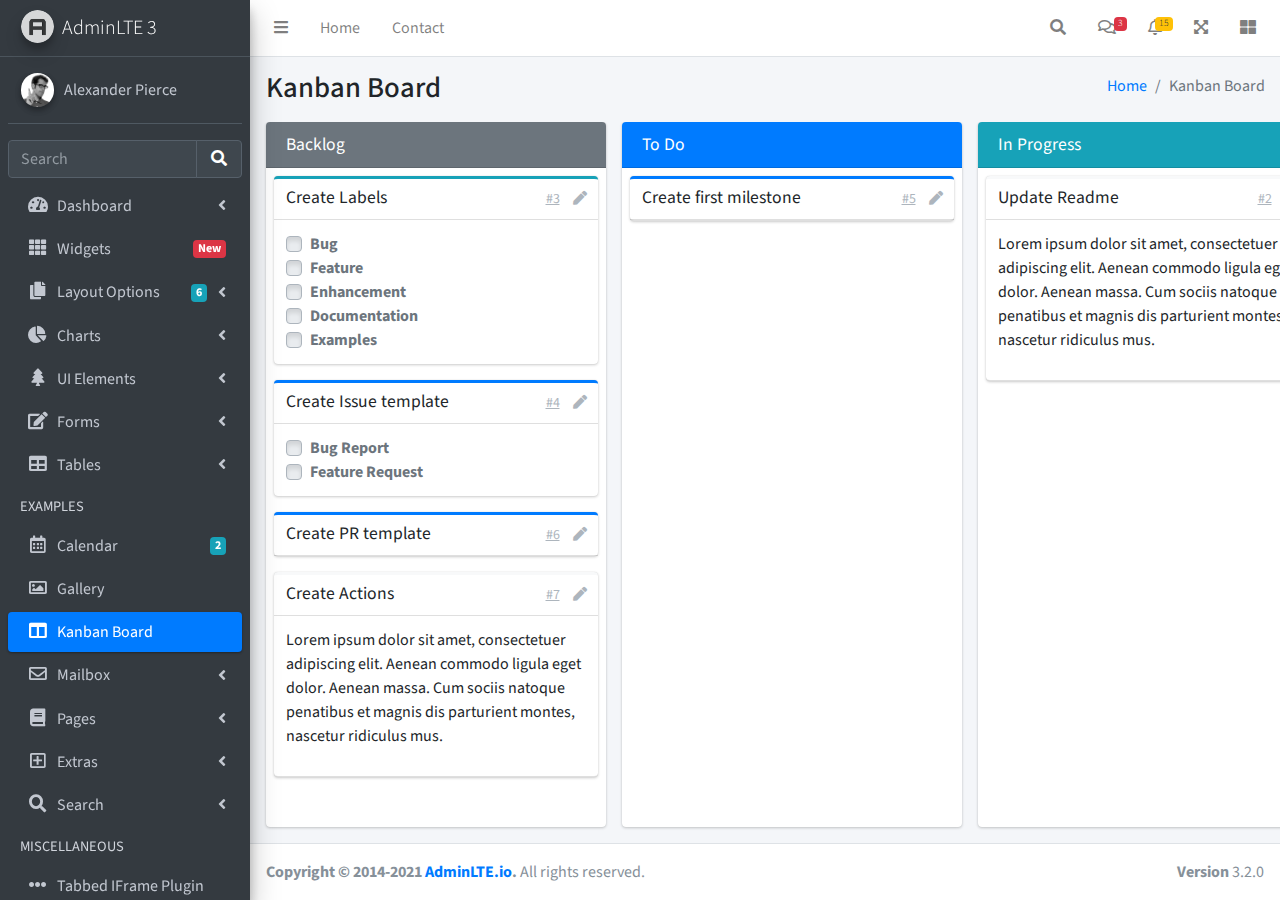
<file: AdminLTE-3.2.0/pages/kanban.html>
<!DOCTYPE html>
<html lang="en">
<head>
  <meta charset="utf-8">
  <meta name="viewport" content="width=device-width, initial-scale=1">
  <title>AdminLTE 3 | Kanban Board</title>

  <!-- Google Font: Source Sans Pro -->
  <link rel="stylesheet" href="https://fonts.googleapis.com/css?family=Source+Sans+Pro:300,400,400i,700&display=fallback">
  <!-- Font Awesome -->
  <link rel="stylesheet" href="../plugins/fontawesome-free/css/all.min.css">
  <!-- Ekko Lightbox -->
  <link rel="stylesheet" href="../plugins/ekko-lightbox/ekko-lightbox.css">
  <!-- Theme style -->
  <link rel="stylesheet" href="../dist/css/adminlte.min.css">
  <!-- overlayScrollbars -->
  <link rel="stylesheet" href="../plugins/overlayScrollbars/css/OverlayScrollbars.min.css">
</head>
<body class="hold-transition sidebar-mini layout-fixed">
<div class="wrapper">
  <!-- Navbar -->
  <nav class="main-header navbar navbar-expand navbar-white navbar-light">
    <!-- Left navbar links -->
    <ul class="navbar-nav">
      <li class="nav-item">
        <a class="nav-link" data-widget="pushmenu" href="#" role="button"><i class="fas fa-bars"></i></a>
      </li>
      <li class="nav-item d-none d-sm-inline-block">
        <a href="../index3.html" class="nav-link">Home</a>
      </li>
      <li class="nav-item d-none d-sm-inline-block">
        <a href="#" class="nav-link">Contact</a>
      </li>
    </ul>

    <!-- Right navbar links -->
    <ul class="navbar-nav ml-auto">
      <!-- Navbar Search -->
      <li class="nav-item">
        <a class="nav-link" data-widget="navbar-search" href="#" role="button">
          <i class="fas fa-search"></i>
        </a>
        <div class="navbar-search-block">
          <form class="form-inline">
            <div class="input-group input-group-sm">
              <input class="form-control form-control-navbar" type="search" placeholder="Search" aria-label="Search">
              <div class="input-group-append">
                <button class="btn btn-navbar" type="submit">
                  <i class="fas fa-search"></i>
                </button>
                <button class="btn btn-navbar" type="button" data-widget="navbar-search">
                  <i class="fas fa-times"></i>
                </button>
              </div>
            </div>
          </form>
        </div>
      </li>

      <!-- Messages Dropdown Menu -->
      <li class="nav-item dropdown">
        <a class="nav-link" data-toggle="dropdown" href="#">
          <i class="far fa-comments"></i>
          <span class="badge badge-danger navbar-badge">3</span>
        </a>
        <div class="dropdown-menu dropdown-menu-lg dropdown-menu-right">
          <a href="#" class="dropdown-item">
            <!-- Message Start -->
            <div class="media">
              <img src="../dist/img/user1-128x128.jpg" alt="User Avatar" class="img-size-50 mr-3 img-circle">
              <div class="media-body">
                <h3 class="dropdown-item-title">
                  Brad Diesel
                  <span class="float-right text-sm text-danger"><i class="fas fa-star"></i></span>
                </h3>
                <p class="text-sm">Call me whenever you can...</p>
                <p class="text-sm text-muted"><i class="far fa-clock mr-1"></i> 4 Hours Ago</p>
              </div>
            </div>
            <!-- Message End -->
          </a>
          <div class="dropdown-divider"></div>
          <a href="#" class="dropdown-item">
            <!-- Message Start -->
            <div class="media">
              <img src="../dist/img/user8-128x128.jpg" alt="User Avatar" class="img-size-50 img-circle mr-3">
              <div class="media-body">
                <h3 class="dropdown-item-title">
                  John Pierce
                  <span class="float-right text-sm text-muted"><i class="fas fa-star"></i></span>
                </h3>
                <p class="text-sm">I got your message bro</p>
                <p class="text-sm text-muted"><i class="far fa-clock mr-1"></i> 4 Hours Ago</p>
              </div>
            </div>
            <!-- Message End -->
          </a>
          <div class="dropdown-divider"></div>
          <a href="#" class="dropdown-item">
            <!-- Message Start -->
            <div class="media">
              <img src="../dist/img/user3-128x128.jpg" alt="User Avatar" class="img-size-50 img-circle mr-3">
              <div class="media-body">
                <h3 class="dropdown-item-title">
                  Nora Silvester
                  <span class="float-right text-sm text-warning"><i class="fas fa-star"></i></span>
                </h3>
                <p class="text-sm">The subject goes here</p>
                <p class="text-sm text-muted"><i class="far fa-clock mr-1"></i> 4 Hours Ago</p>
              </div>
            </div>
            <!-- Message End -->
          </a>
          <div class="dropdown-divider"></div>
          <a href="#" class="dropdown-item dropdown-footer">See All Messages</a>
        </div>
      </li>
      <!-- Notifications Dropdown Menu -->
      <li class="nav-item dropdown">
        <a class="nav-link" data-toggle="dropdown" href="#">
          <i class="far fa-bell"></i>
          <span class="badge badge-warning navbar-badge">15</span>
        </a>
        <div class="dropdown-menu dropdown-menu-lg dropdown-menu-right">
          <span class="dropdown-item dropdown-header">15 Notifications</span>
          <div class="dropdown-divider"></div>
          <a href="#" class="dropdown-item">
            <i class="fas fa-envelope mr-2"></i> 4 new messages
            <span class="float-right text-muted text-sm">3 mins</span>
          </a>
          <div class="dropdown-divider"></div>
          <a href="#" class="dropdown-item">
            <i class="fas fa-users mr-2"></i> 8 friend requests
            <span class="float-right text-muted text-sm">12 hours</span>
          </a>
          <div class="dropdown-divider"></div>
          <a href="#" class="dropdown-item">
            <i class="fas fa-file mr-2"></i> 3 new reports
            <span class="float-right text-muted text-sm">2 days</span>
          </a>
          <div class="dropdown-divider"></div>
          <a href="#" class="dropdown-item dropdown-footer">See All Notifications</a>
        </div>
      </li>
      <li class="nav-item">
        <a class="nav-link" data-widget="fullscreen" href="#" role="button">
          <i class="fas fa-expand-arrows-alt"></i>
        </a>
      </li>
      <li class="nav-item">
        <a class="nav-link" data-widget="control-sidebar" data-slide="true" href="#" role="button">
          <i class="fas fa-th-large"></i>
        </a>
      </li>
    </ul>
  </nav>
  <!-- /.navbar -->

  <!-- Main Sidebar Container -->
  <aside class="main-sidebar sidebar-dark-primary elevation-4">
    <!-- Brand Logo -->
    <a href="../index3.html" class="brand-link">
      <img src="../dist/img/AdminLTELogo.png" alt="AdminLTE Logo" class="brand-image img-circle elevation-3" style="opacity: .8">
      <span class="brand-text font-weight-light">AdminLTE 3</span>
    </a>

    <!-- Sidebar -->
    <div class="sidebar">
      <!-- Sidebar user panel (optional) -->
      <div class="user-panel mt-3 pb-3 mb-3 d-flex">
        <div class="image">
          <img src="../dist/img/user2-160x160.jpg" class="img-circle elevation-2" alt="User Image">
        </div>
        <div class="info">
          <a href="#" class="d-block">Alexander Pierce</a>
        </div>
      </div>

      <!-- SidebarSearch Form -->
      <div class="form-inline">
        <div class="input-group" data-widget="sidebar-search">
          <input class="form-control form-control-sidebar" type="search" placeholder="Search" aria-label="Search">
          <div class="input-group-append">
            <button class="btn btn-sidebar">
              <i class="fas fa-search fa-fw"></i>
            </button>
          </div>
        </div>
      </div>

      <!-- Sidebar Menu -->
      <nav class="mt-2">
        <ul class="nav nav-pills nav-sidebar flex-column" data-widget="treeview" role="menu" data-accordion="false">
          <!-- Add icons to the links using the .nav-icon class
               with font-awesome or any other icon font library -->
          <li class="nav-item">
            <a href="#" class="nav-link">
              <i class="nav-icon fas fa-tachometer-alt"></i>
              <p>
                Dashboard
                <i class="right fas fa-angle-left"></i>
              </p>
            </a>
            <ul class="nav nav-treeview">
              <li class="nav-item">
                <a href="../index.html" class="nav-link">
                  <i class="far fa-circle nav-icon"></i>
                  <p>Dashboard v1</p>
                </a>
              </li>
              <li class="nav-item">
                <a href="../index2.html" class="nav-link">
                  <i class="far fa-circle nav-icon"></i>
                  <p>Dashboard v2</p>
                </a>
              </li>
              <li class="nav-item">
                <a href="../index3.html" class="nav-link">
                  <i class="far fa-circle nav-icon"></i>
                  <p>Dashboard v3</p>
                </a>
              </li>
            </ul>
          </li>
          <li class="nav-item">
            <a href="widgets.html" class="nav-link">
              <i class="nav-icon fas fa-th"></i>
              <p>
                Widgets
                <span class="right badge badge-danger">New</span>
              </p>
            </a>
          </li>
          <li class="nav-item">
            <a href="#" class="nav-link">
              <i class="nav-icon fas fa-copy"></i>
              <p>
                Layout Options
                <i class="fas fa-angle-left right"></i>
                <span class="badge badge-info right">6</span>
              </p>
            </a>
            <ul class="nav nav-treeview">
              <li class="nav-item">
                <a href="layout/top-nav.html" class="nav-link">
                  <i class="far fa-circle nav-icon"></i>
                  <p>Top Navigation</p>
                </a>
              </li>
              <li class="nav-item">
                <a href="layout/top-nav-sidebar.html" class="nav-link">
                  <i class="far fa-circle nav-icon"></i>
                  <p>Top Navigation + Sidebar</p>
                </a>
              </li>
              <li class="nav-item">
                <a href="layout/boxed.html" class="nav-link">
                  <i class="far fa-circle nav-icon"></i>
                  <p>Boxed</p>
                </a>
              </li>
              <li class="nav-item">
                <a href="layout/fixed-sidebar.html" class="nav-link">
                  <i class="far fa-circle nav-icon"></i>
                  <p>Fixed Sidebar</p>
                </a>
              </li>
              <li class="nav-item">
                <a href="layout/fixed-sidebar-custom.html" class="nav-link">
                  <i class="far fa-circle nav-icon"></i>
                  <p>Fixed Sidebar <small>+ Custom Area</small></p>
                </a>
              </li>
              <li class="nav-item">
                <a href="layout/fixed-topnav.html" class="nav-link">
                  <i class="far fa-circle nav-icon"></i>
                  <p>Fixed Navbar</p>
                </a>
              </li>
              <li class="nav-item">
                <a href="layout/fixed-footer.html" class="nav-link">
                  <i class="far fa-circle nav-icon"></i>
                  <p>Fixed Footer</p>
                </a>
              </li>
              <li class="nav-item">
                <a href="layout/collapsed-sidebar.html" class="nav-link">
                  <i class="far fa-circle nav-icon"></i>
                  <p>Collapsed Sidebar</p>
                </a>
              </li>
            </ul>
          </li>
          <li class="nav-item">
            <a href="#" class="nav-link">
              <i class="nav-icon fas fa-chart-pie"></i>
              <p>
                Charts
                <i class="right fas fa-angle-left"></i>
              </p>
            </a>
            <ul class="nav nav-treeview">
              <li class="nav-item">
                <a href="charts/chartjs.html" class="nav-link">
                  <i class="far fa-circle nav-icon"></i>
                  <p>ChartJS</p>
                </a>
              </li>
              <li class="nav-item">
                <a href="charts/flot.html" class="nav-link">
                  <i class="far fa-circle nav-icon"></i>
                  <p>Flot</p>
                </a>
              </li>
              <li class="nav-item">
                <a href="charts/inline.html" class="nav-link">
                  <i class="far fa-circle nav-icon"></i>
                  <p>Inline</p>
                </a>
              </li>
              <li class="nav-item">
                <a href="charts/uplot.html" class="nav-link">
                  <i class="far fa-circle nav-icon"></i>
                  <p>uPlot</p>
                </a>
              </li>
            </ul>
          </li>
          <li class="nav-item">
            <a href="#" class="nav-link">
              <i class="nav-icon fas fa-tree"></i>
              <p>
                UI Elements
                <i class="fas fa-angle-left right"></i>
              </p>
            </a>
            <ul class="nav nav-treeview">
              <li class="nav-item">
                <a href="UI/general.html" class="nav-link">
                  <i class="far fa-circle nav-icon"></i>
                  <p>General</p>
                </a>
              </li>
              <li class="nav-item">
                <a href="UI/icons.html" class="nav-link">
                  <i class="far fa-circle nav-icon"></i>
                  <p>Icons</p>
                </a>
              </li>
              <li class="nav-item">
                <a href="UI/buttons.html" class="nav-link">
                  <i class="far fa-circle nav-icon"></i>
                  <p>Buttons</p>
                </a>
              </li>
              <li class="nav-item">
                <a href="UI/sliders.html" class="nav-link">
                  <i class="far fa-circle nav-icon"></i>
                  <p>Sliders</p>
                </a>
              </li>
              <li class="nav-item">
                <a href="UI/modals.html" class="nav-link">
                  <i class="far fa-circle nav-icon"></i>
                  <p>Modals & Alerts</p>
                </a>
              </li>
              <li class="nav-item">
                <a href="UI/navbar.html" class="nav-link">
                  <i class="far fa-circle nav-icon"></i>
                  <p>Navbar & Tabs</p>
                </a>
              </li>
              <li class="nav-item">
                <a href="UI/timeline.html" class="nav-link">
                  <i class="far fa-circle nav-icon"></i>
                  <p>Timeline</p>
                </a>
              </li>
              <li class="nav-item">
                <a href="UI/ribbons.html" class="nav-link">
                  <i class="far fa-circle nav-icon"></i>
                  <p>Ribbons</p>
                </a>
              </li>
            </ul>
          </li>
          <li class="nav-item">
            <a href="#" class="nav-link">
              <i class="nav-icon fas fa-edit"></i>
              <p>
                Forms
                <i class="fas fa-angle-left right"></i>
              </p>
            </a>
            <ul class="nav nav-treeview">
              <li class="nav-item">
                <a href="forms/general.html" class="nav-link">
                  <i class="far fa-circle nav-icon"></i>
                  <p>General Elements</p>
                </a>
              </li>
              <li class="nav-item">
                <a href="forms/advanced.html" class="nav-link">
                  <i class="far fa-circle nav-icon"></i>
                  <p>Advanced Elements</p>
                </a>
              </li>
              <li class="nav-item">
                <a href="forms/editors.html" class="nav-link">
                  <i class="far fa-circle nav-icon"></i>
                  <p>Editors</p>
                </a>
              </li>
              <li class="nav-item">
                <a href="forms/validation.html" class="nav-link">
                  <i class="far fa-circle nav-icon"></i>
                  <p>Validation</p>
                </a>
              </li>
            </ul>
          </li>
          <li class="nav-item">
            <a href="#" class="nav-link">
              <i class="nav-icon fas fa-table"></i>
              <p>
                Tables
                <i class="fas fa-angle-left right"></i>
              </p>
            </a>
            <ul class="nav nav-treeview">
              <li class="nav-item">
                <a href="tables/simple.html" class="nav-link">
                  <i class="far fa-circle nav-icon"></i>
                  <p>Simple Tables</p>
                </a>
              </li>
              <li class="nav-item">
                <a href="tables/data.html" class="nav-link">
                  <i class="far fa-circle nav-icon"></i>
                  <p>DataTables</p>
                </a>
              </li>
              <li class="nav-item">
                <a href="tables/jsgrid.html" class="nav-link">
                  <i class="far fa-circle nav-icon"></i>
                  <p>jsGrid</p>
                </a>
              </li>
            </ul>
          </li>
          <li class="nav-header">EXAMPLES</li>
          <li class="nav-item">
            <a href="calendar.html" class="nav-link">
              <i class="nav-icon far fa-calendar-alt"></i>
              <p>
                Calendar
                <span class="badge badge-info right">2</span>
              </p>
            </a>
          </li>
          <li class="nav-item">
            <a href="gallery.html" class="nav-link">
              <i class="nav-icon far fa-image"></i>
              <p>
                Gallery
              </p>
            </a>
          </li>
          <li class="nav-item">
            <a href="kanban.html" class="nav-link active">
              <i class="nav-icon fas fa-columns"></i>
              <p>
                Kanban Board
              </p>
            </a>
          </li>
          <li class="nav-item">
            <a href="#" class="nav-link">
              <i class="nav-icon far fa-envelope"></i>
              <p>
                Mailbox
                <i class="fas fa-angle-left right"></i>
              </p>
            </a>
            <ul class="nav nav-treeview">
              <li class="nav-item">
                <a href="mailbox/mailbox.html" class="nav-link">
                  <i class="far fa-circle nav-icon"></i>
                  <p>Inbox</p>
                </a>
              </li>
              <li class="nav-item">
                <a href="mailbox/compose.html" class="nav-link">
                  <i class="far fa-circle nav-icon"></i>
                  <p>Compose</p>
                </a>
              </li>
              <li class="nav-item">
                <a href="mailbox/read-mail.html" class="nav-link">
                  <i class="far fa-circle nav-icon"></i>
                  <p>Read</p>
                </a>
              </li>
            </ul>
          </li>
          <li class="nav-item">
            <a href="#" class="nav-link">
              <i class="nav-icon fas fa-book"></i>
              <p>
                Pages
                <i class="fas fa-angle-left right"></i>
              </p>
            </a>
            <ul class="nav nav-treeview">
              <li class="nav-item">
                <a href="examples/invoice.html" class="nav-link">
                  <i class="far fa-circle nav-icon"></i>
                  <p>Invoice</p>
                </a>
              </li>
              <li class="nav-item">
                <a href="examples/profile.html" class="nav-link">
                  <i class="far fa-circle nav-icon"></i>
                  <p>Profile</p>
                </a>
              </li>
              <li class="nav-item">
                <a href="examples/e-commerce.html" class="nav-link">
                  <i class="far fa-circle nav-icon"></i>
                  <p>E-commerce</p>
                </a>
              </li>
              <li class="nav-item">
                <a href="examples/projects.html" class="nav-link">
                  <i class="far fa-circle nav-icon"></i>
                  <p>Projects</p>
                </a>
              </li>
              <li class="nav-item">
                <a href="examples/project-add.html" class="nav-link">
                  <i class="far fa-circle nav-icon"></i>
                  <p>Project Add</p>
                </a>
              </li>
              <li class="nav-item">
                <a href="examples/project-edit.html" class="nav-link">
                  <i class="far fa-circle nav-icon"></i>
                  <p>Project Edit</p>
                </a>
              </li>
              <li class="nav-item">
                <a href="examples/project-detail.html" class="nav-link">
                  <i class="far fa-circle nav-icon"></i>
                  <p>Project Detail</p>
                </a>
              </li>
              <li class="nav-item">
                <a href="examples/contacts.html" class="nav-link">
                  <i class="far fa-circle nav-icon"></i>
                  <p>Contacts</p>
                </a>
              </li>
              <li class="nav-item">
                <a href="examples/faq.html" class="nav-link">
                  <i class="far fa-circle nav-icon"></i>
                  <p>FAQ</p>
                </a>
              </li>
              <li class="nav-item">
                <a href="examples/contact-us.html" class="nav-link">
                  <i class="far fa-circle nav-icon"></i>
                  <p>Contact us</p>
                </a>
              </li>
            </ul>
          </li>
          <li class="nav-item">
            <a href="#" class="nav-link">
              <i class="nav-icon far fa-plus-square"></i>
              <p>
                Extras
                <i class="fas fa-angle-left right"></i>
              </p>
            </a>
            <ul class="nav nav-treeview">
              <li class="nav-item">
                <a href="#" class="nav-link">
                  <i class="far fa-circle nav-icon"></i>
                  <p>
                    Login & Register v1
                    <i class="fas fa-angle-left right"></i>
                  </p>
                </a>
                <ul class="nav nav-treeview">
                  <li class="nav-item">
                    <a href="examples/login.html" class="nav-link">
                      <i class="far fa-circle nav-icon"></i>
                      <p>Login v1</p>
                    </a>
                  </li>
                  <li class="nav-item">
                    <a href="examples/register.html" class="nav-link">
                      <i class="far fa-circle nav-icon"></i>
                      <p>Register v1</p>
                    </a>
                  </li>
                  <li class="nav-item">
                    <a href="examples/forgot-password.html" class="nav-link">
                      <i class="far fa-circle nav-icon"></i>
                      <p>Forgot Password v1</p>
                    </a>
                  </li>
                  <li class="nav-item">
                    <a href="examples/recover-password.html" class="nav-link">
                      <i class="far fa-circle nav-icon"></i>
                      <p>Recover Password v1</p>
                    </a>
                  </li>
                </ul>
              </li>
              <li class="nav-item">
                <a href="#" class="nav-link">
                  <i class="far fa-circle nav-icon"></i>
                  <p>
                    Login & Register v2
                    <i class="fas fa-angle-left right"></i>
                  </p>
                </a>
                <ul class="nav nav-treeview">
                  <li class="nav-item">
                    <a href="examples/login-v2.html" class="nav-link">
                      <i class="far fa-circle nav-icon"></i>
                      <p>Login v2</p>
                    </a>
                  </li>
                  <li class="nav-item">
                    <a href="examples/register-v2.html" class="nav-link">
                      <i class="far fa-circle nav-icon"></i>
                      <p>Register v2</p>
                    </a>
                  </li>
                  <li class="nav-item">
                    <a href="examples/forgot-password-v2.html" class="nav-link">
                      <i class="far fa-circle nav-icon"></i>
                      <p>Forgot Password v2</p>
                    </a>
                  </li>
                  <li class="nav-item">
                    <a href="examples/recover-password-v2.html" class="nav-link">
                      <i class="far fa-circle nav-icon"></i>
                      <p>Recover Password v2</p>
                    </a>
                  </li>
                </ul>
              </li>
              <li class="nav-item">
                <a href="examples/lockscreen.html" class="nav-link">
                  <i class="far fa-circle nav-icon"></i>
                  <p>Lockscreen</p>
                </a>
              </li>
              <li class="nav-item">
                <a href="examples/legacy-user-menu.html" class="nav-link">
                  <i class="far fa-circle nav-icon"></i>
                  <p>Legacy User Menu</p>
                </a>
              </li>
              <li class="nav-item">
                <a href="examples/language-menu.html" class="nav-link">
                  <i class="far fa-circle nav-icon"></i>
                  <p>Language Menu</p>
                </a>
              </li>
              <li class="nav-item">
                <a href="examples/404.html" class="nav-link">
                  <i class="far fa-circle nav-icon"></i>
                  <p>Error 404</p>
                </a>
              </li>
              <li class="nav-item">
                <a href="examples/500.html" class="nav-link">
                  <i class="far fa-circle nav-icon"></i>
                  <p>Error 500</p>
                </a>
              </li>
              <li class="nav-item">
                <a href="examples/pace.html" class="nav-link">
                  <i class="far fa-circle nav-icon"></i>
                  <p>Pace</p>
                </a>
              </li>
              <li class="nav-item">
                <a href="examples/blank.html" class="nav-link">
                  <i class="far fa-circle nav-icon"></i>
                  <p>Blank Page</p>
                </a>
              </li>
              <li class="nav-item">
                <a href="../starter.html" class="nav-link">
                  <i class="far fa-circle nav-icon"></i>
                  <p>Starter Page</p>
                </a>
              </li>
            </ul>
          </li>
          <li class="nav-item">
            <a href="#" class="nav-link">
              <i class="nav-icon fas fa-search"></i>
              <p>
                Search
                <i class="fas fa-angle-left right"></i>
              </p>
            </a>
            <ul class="nav nav-treeview">
              <li class="nav-item">
                <a href="search/simple.html" class="nav-link">
                  <i class="far fa-circle nav-icon"></i>
                  <p>Simple Search</p>
                </a>
              </li>
              <li class="nav-item">
                <a href="search/enhanced.html" class="nav-link">
                  <i class="far fa-circle nav-icon"></i>
                  <p>Enhanced</p>
                </a>
              </li>
            </ul>
          </li>
          <li class="nav-header">MISCELLANEOUS</li>
          <li class="nav-item">
            <a href="../iframe.html" class="nav-link">
              <i class="nav-icon fas fa-ellipsis-h"></i>
              <p>Tabbed IFrame Plugin</p>
            </a>
          </li>
          <li class="nav-item">
            <a href="https://adminlte.io/docs/3.1/" class="nav-link">
              <i class="nav-icon fas fa-file"></i>
              <p>Documentation</p>
            </a>
          </li>
          <li class="nav-header">MULTI LEVEL EXAMPLE</li>
          <li class="nav-item">
            <a href="#" class="nav-link">
              <i class="fas fa-circle nav-icon"></i>
              <p>Level 1</p>
            </a>
          </li>
          <li class="nav-item">
            <a href="#" class="nav-link">
              <i class="nav-icon fas fa-circle"></i>
              <p>
                Level 1
                <i class="right fas fa-angle-left"></i>
              </p>
            </a>
            <ul class="nav nav-treeview">
              <li class="nav-item">
                <a href="#" class="nav-link">
                  <i class="far fa-circle nav-icon"></i>
                  <p>Level 2</p>
                </a>
              </li>
              <li class="nav-item">
                <a href="#" class="nav-link">
                  <i class="far fa-circle nav-icon"></i>
                  <p>
                    Level 2
                    <i class="right fas fa-angle-left"></i>
                  </p>
                </a>
                <ul class="nav nav-treeview">
                  <li class="nav-item">
                    <a href="#" class="nav-link">
                      <i class="far fa-dot-circle nav-icon"></i>
                      <p>Level 3</p>
                    </a>
                  </li>
                  <li class="nav-item">
                    <a href="#" class="nav-link">
                      <i class="far fa-dot-circle nav-icon"></i>
                      <p>Level 3</p>
                    </a>
                  </li>
                  <li class="nav-item">
                    <a href="#" class="nav-link">
                      <i class="far fa-dot-circle nav-icon"></i>
                      <p>Level 3</p>
                    </a>
                  </li>
                </ul>
              </li>
              <li class="nav-item">
                <a href="#" class="nav-link">
                  <i class="far fa-circle nav-icon"></i>
                  <p>Level 2</p>
                </a>
              </li>
            </ul>
          </li>
          <li class="nav-item">
            <a href="#" class="nav-link">
              <i class="fas fa-circle nav-icon"></i>
              <p>Level 1</p>
            </a>
          </li>
          <li class="nav-header">LABELS</li>
          <li class="nav-item">
            <a href="#" class="nav-link">
              <i class="nav-icon far fa-circle text-danger"></i>
              <p class="text">Important</p>
            </a>
          </li>
          <li class="nav-item">
            <a href="#" class="nav-link">
              <i class="nav-icon far fa-circle text-warning"></i>
              <p>Warning</p>
            </a>
          </li>
          <li class="nav-item">
            <a href="#" class="nav-link">
              <i class="nav-icon far fa-circle text-info"></i>
              <p>Informational</p>
            </a>
          </li>
        </ul>
      </nav>
      <!-- /.sidebar-menu -->
    </div>
    <!-- /.sidebar -->
  </aside>

  <!-- Content Wrapper. Contains page content -->
  <div class="content-wrapper kanban">
    <section class="content-header">
      <div class="container-fluid">
        <div class="row">
          <div class="col-sm-6">
            <h1>Kanban Board</h1>
          </div>
          <div class="col-sm-6 d-none d-sm-block">
            <ol class="breadcrumb float-sm-right">
              <li class="breadcrumb-item"><a href="#">Home</a></li>
              <li class="breadcrumb-item active">Kanban Board</li>
            </ol>
          </div>
        </div>
      </div>
    </section>

    <section class="content pb-3">
      <div class="container-fluid h-100">
        <div class="card card-row card-secondary">
          <div class="card-header">
            <h3 class="card-title">
              Backlog
            </h3>
          </div>
          <div class="card-body">
            <div class="card card-info card-outline">
              <div class="card-header">
                <h5 class="card-title">Create Labels</h5>
                <div class="card-tools">
                  <a href="#" class="btn btn-tool btn-link">#3</a>
                  <a href="#" class="btn btn-tool">
                    <i class="fas fa-pen"></i>
                  </a>
                </div>
              </div>
              <div class="card-body">
                <div class="custom-control custom-checkbox">
                  <input class="custom-control-input" type="checkbox" id="customCheckbox1" disabled>
                  <label for="customCheckbox1" class="custom-control-label">Bug</label>
                </div>
                <div class="custom-control custom-checkbox">
                  <input class="custom-control-input" type="checkbox" id="customCheckbox2" disabled>
                  <label for="customCheckbox2" class="custom-control-label">Feature</label>
                </div>
                <div class="custom-control custom-checkbox">
                  <input class="custom-control-input" type="checkbox" id="customCheckbox3" disabled>
                  <label for="customCheckbox3" class="custom-control-label">Enhancement</label>
                </div>
                <div class="custom-control custom-checkbox">
                  <input class="custom-control-input" type="checkbox" id="customCheckbox4" disabled>
                  <label for="customCheckbox4" class="custom-control-label">Documentation</label>
                </div>
                <div class="custom-control custom-checkbox">
                  <input class="custom-control-input" type="checkbox" id="customCheckbox5" disabled>
                  <label for="customCheckbox5" class="custom-control-label">Examples</label>
                </div>
              </div>
            </div>
            <div class="card card-primary card-outline">
              <div class="card-header">
                <h5 class="card-title">Create Issue template</h5>
                <div class="card-tools">
                  <a href="#" class="btn btn-tool btn-link">#4</a>
                  <a href="#" class="btn btn-tool">
                    <i class="fas fa-pen"></i>
                  </a>
                </div>
              </div>
              <div class="card-body">
                <div class="custom-control custom-checkbox">
                  <input class="custom-control-input" type="checkbox" id="customCheckbox1_1" disabled>
                  <label for="customCheckbox1_1" class="custom-control-label">Bug Report</label>
                </div>
                <div class="custom-control custom-checkbox">
                  <input class="custom-control-input" type="checkbox" id="customCheckbox1_2" disabled>
                  <label for="customCheckbox1_2" class="custom-control-label">Feature Request</label>
                </div>
              </div>
            </div>
            <div class="card card-primary card-outline">
              <div class="card-header">
                <h5 class="card-title">Create PR template</h5>
                <div class="card-tools">
                  <a href="#" class="btn btn-tool btn-link">#6</a>
                  <a href="#" class="btn btn-tool">
                    <i class="fas fa-pen"></i>
                  </a>
                </div>
              </div>
            </div>
            <div class="card card-light card-outline">
              <div class="card-header">
                <h5 class="card-title">Create Actions</h5>
                <div class="card-tools">
                  <a href="#" class="btn btn-tool btn-link">#7</a>
                  <a href="#" class="btn btn-tool">
                    <i class="fas fa-pen"></i>
                  </a>
                </div>

              </div>
              <div class="card-body">
                <p>
                  Lorem ipsum dolor sit amet, consectetuer adipiscing elit.
                  Aenean commodo ligula eget dolor. Aenean massa.
                  Cum sociis natoque penatibus et magnis dis parturient montes,
                  nascetur ridiculus mus.
                </p>
              </div>
            </div>
          </div>
        </div>
        <div class="card card-row card-primary">
          <div class="card-header">
            <h3 class="card-title">
              To Do
            </h3>
          </div>
          <div class="card-body">
            <div class="card card-primary card-outline">
              <div class="card-header">
                <h5 class="card-title">Create first milestone</h5>
                <div class="card-tools">
                  <a href="#" class="btn btn-tool btn-link">#5</a>
                  <a href="#" class="btn btn-tool">
                    <i class="fas fa-pen"></i>
                  </a>
                </div>
              </div>
            </div>
          </div>
        </div>
        <div class="card card-row card-default">
          <div class="card-header bg-info">
            <h3 class="card-title">
              In Progress
            </h3>
          </div>
          <div class="card-body">
            <div class="card card-light card-outline">
              <div class="card-header">
                <h5 class="card-title">Update Readme</h5>
                <div class="card-tools">
                  <a href="#" class="btn btn-tool btn-link">#2</a>
                  <a href="#" class="btn btn-tool">
                    <i class="fas fa-pen"></i>
                  </a>
                </div>
              </div>
              <div class="card-body">
                <p>
                  Lorem ipsum dolor sit amet, consectetuer adipiscing elit.
                  Aenean commodo ligula eget dolor. Aenean massa.
                  Cum sociis natoque penatibus et magnis dis parturient montes,
                  nascetur ridiculus mus.
                </p>
              </div>
            </div>
          </div>
        </div>
        <div class="card card-row card-success">
          <div class="card-header">
            <h3 class="card-title">
              Done
            </h3>
          </div>
          <div class="card-body">
            <div class="card card-primary card-outline">
              <div class="card-header">
                <h5 class="card-title">Create repo</h5>
                <div class="card-tools">
                  <a href="#" class="btn btn-tool btn-link">#1</a>
                  <a href="#" class="btn btn-tool">
                    <i class="fas fa-pen"></i>
                  </a>
                </div>
              </div>
            </div>
          </div>
        </div>
      </div>
    </section>
  </div>

  <footer class="main-footer">
    <div class="float-right d-none d-sm-block">
      <b>Version</b> 3.2.0
    </div>
    <strong>Copyright &copy; 2014-2021 <a href="https://adminlte.io">AdminLTE.io</a>.</strong> All rights reserved.
  </footer>

  <!-- Control Sidebar -->
  <aside class="control-sidebar control-sidebar-dark">
    <!-- Control sidebar content goes here -->
  </aside>
  <!-- /.control-sidebar -->
</div>
<!-- ./wrapper -->

<!-- jQuery -->
<script src="../plugins/jquery/jquery.min.js"></script>
<!-- Bootstrap -->
<script src="../plugins/bootstrap/js/bootstrap.bundle.min.js"></script>
<!-- Ekko Lightbox -->
<script src="../plugins/ekko-lightbox/ekko-lightbox.min.js"></script>
<!-- overlayScrollbars -->
<script src="../plugins/overlayScrollbars/js/jquery.overlayScrollbars.min.js"></script>
<!-- AdminLTE App -->
<script src="../dist/js/adminlte.min.js"></script>
<!-- Filterizr-->
<script src="../plugins/filterizr/jquery.filterizr.min.js"></script>
<!-- AdminLTE for demo purposes -->
<script src="../dist/js/demo.js"></script>
<!-- Page specific script -->
<script>
  $(function () {

  })
</script>
</body>
</html>
</file>
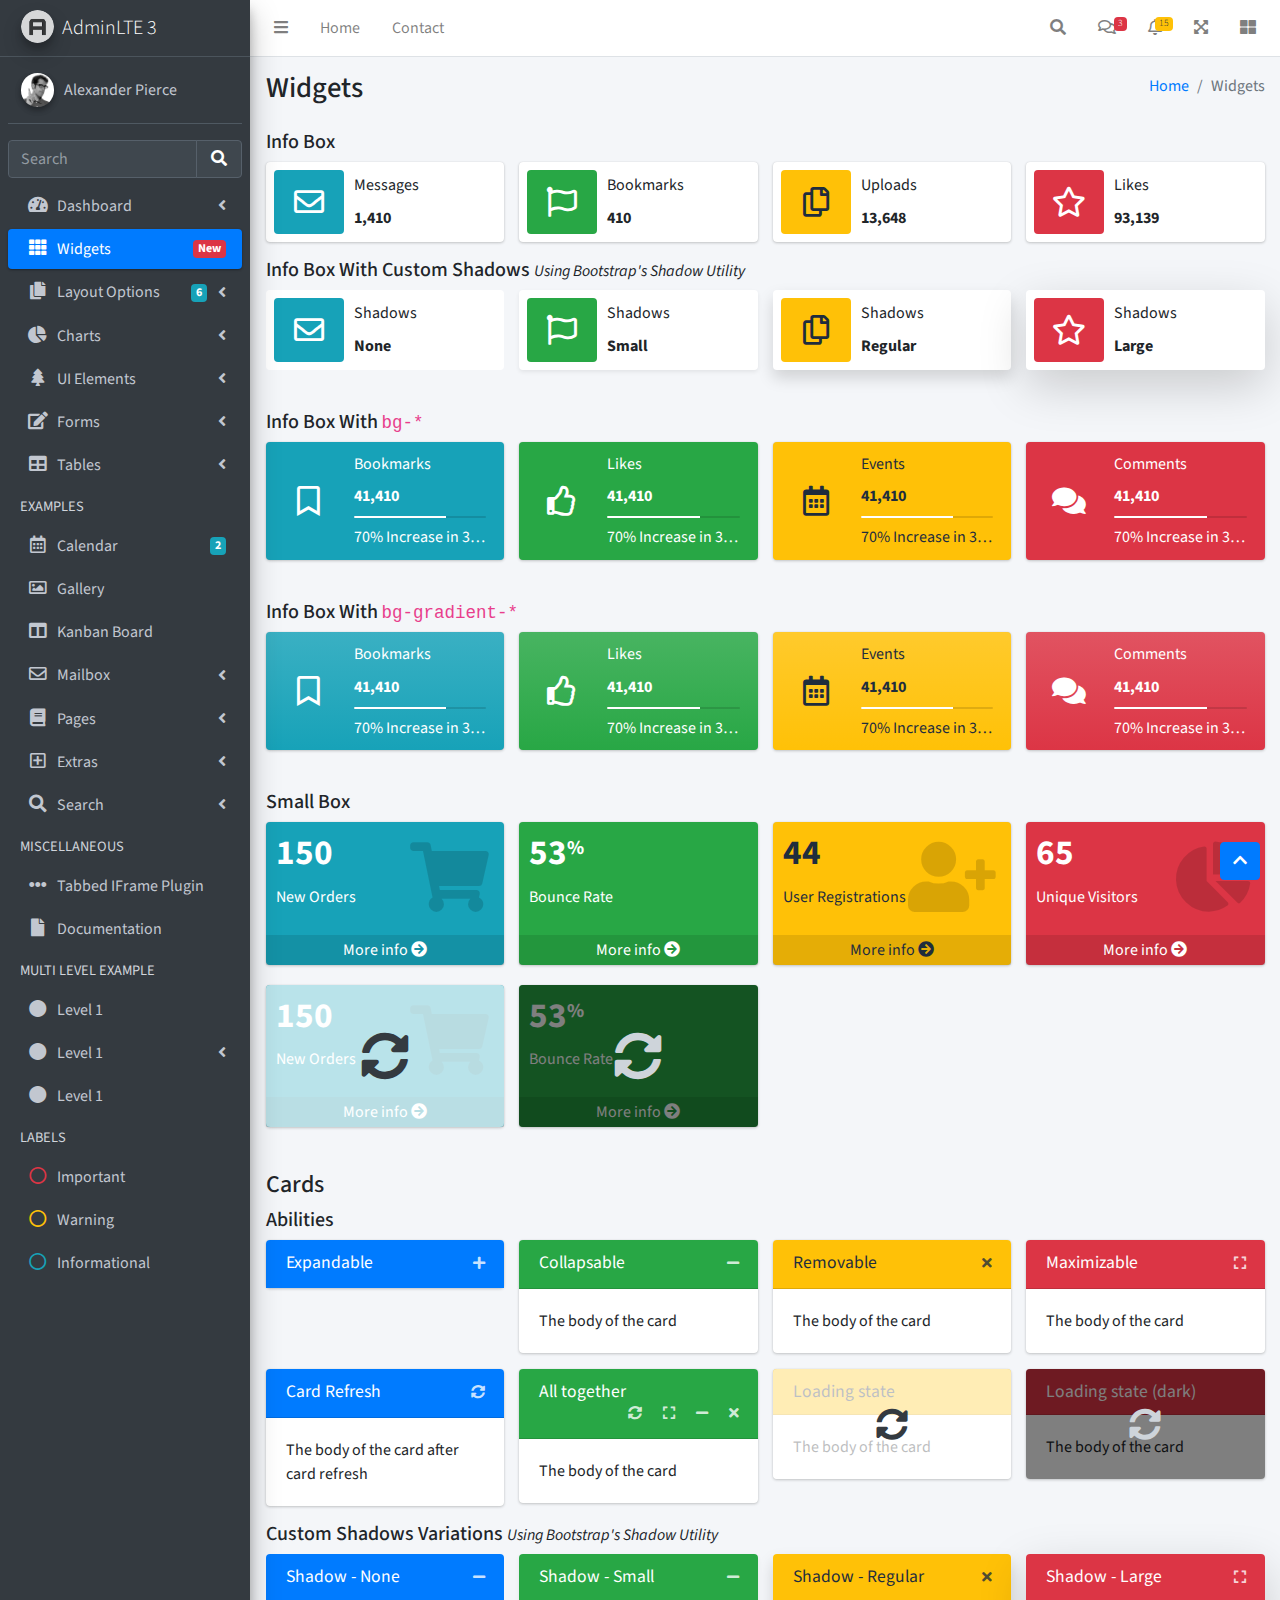
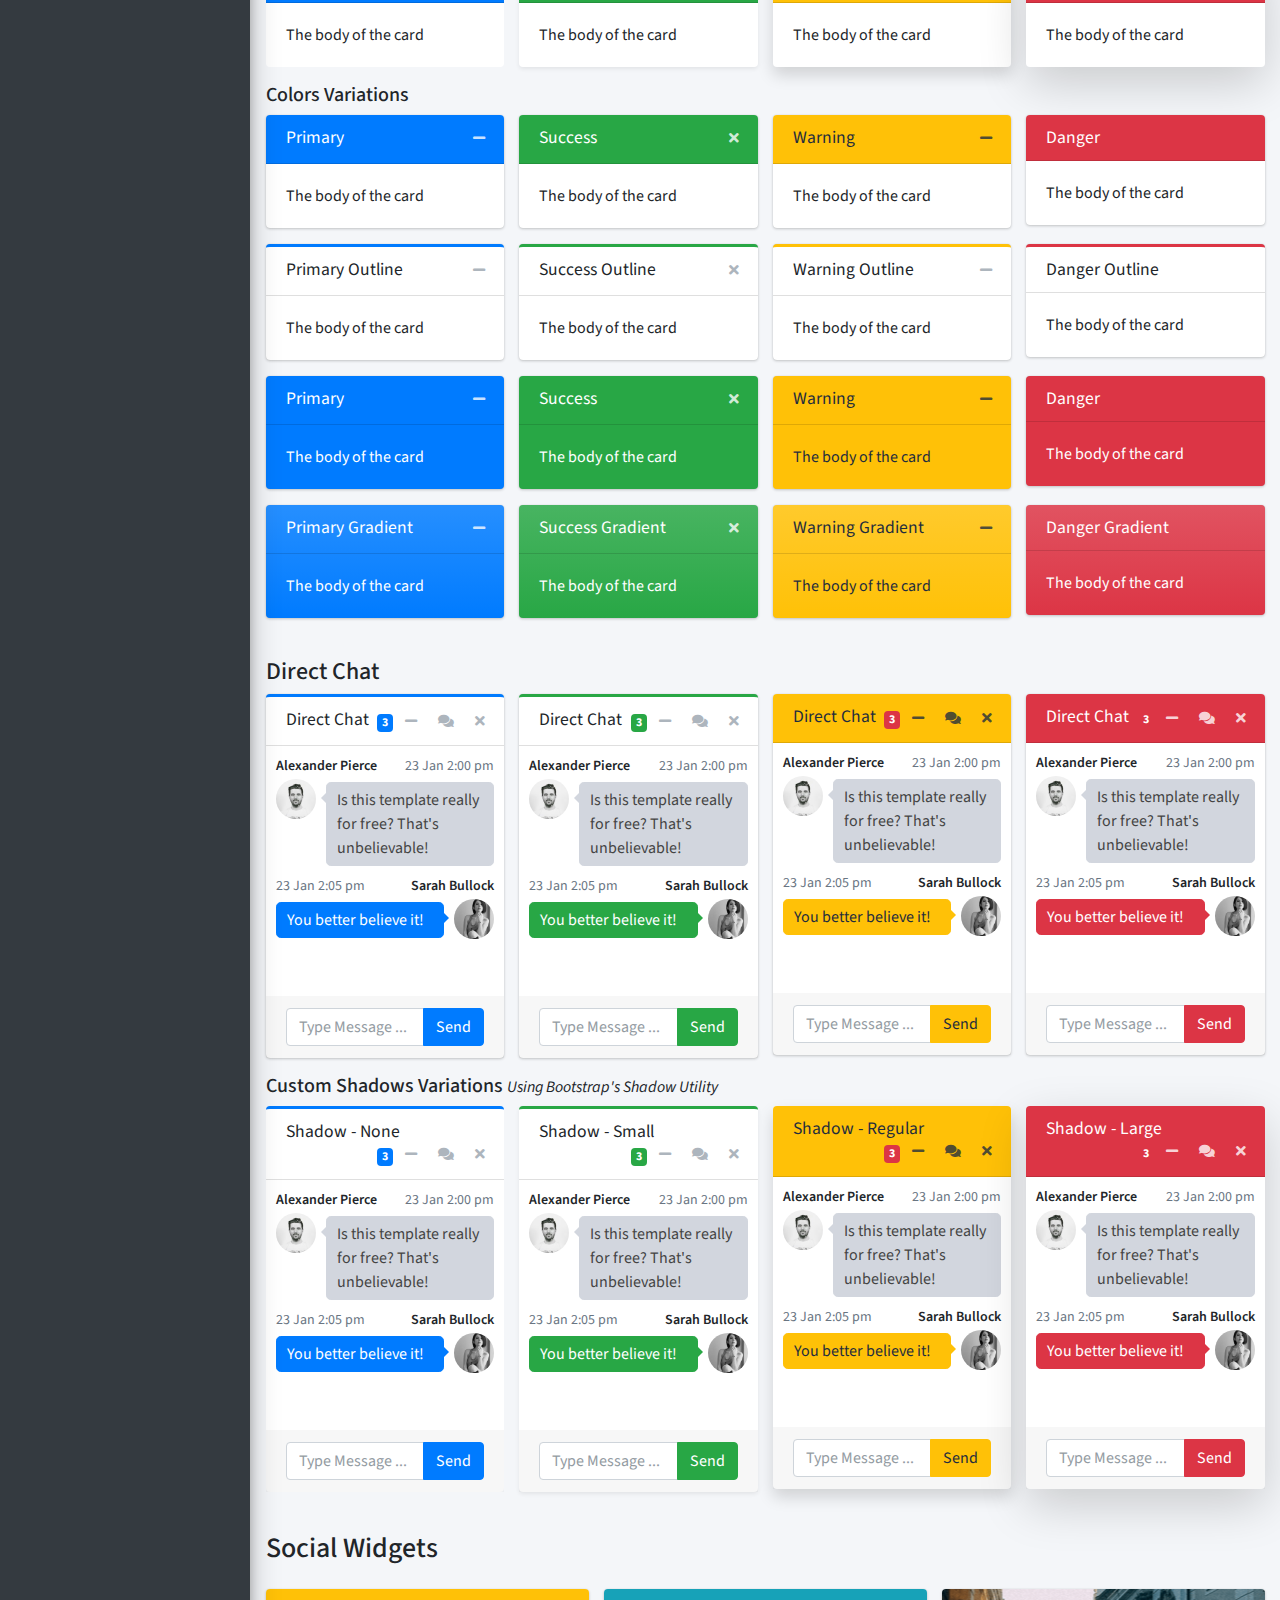
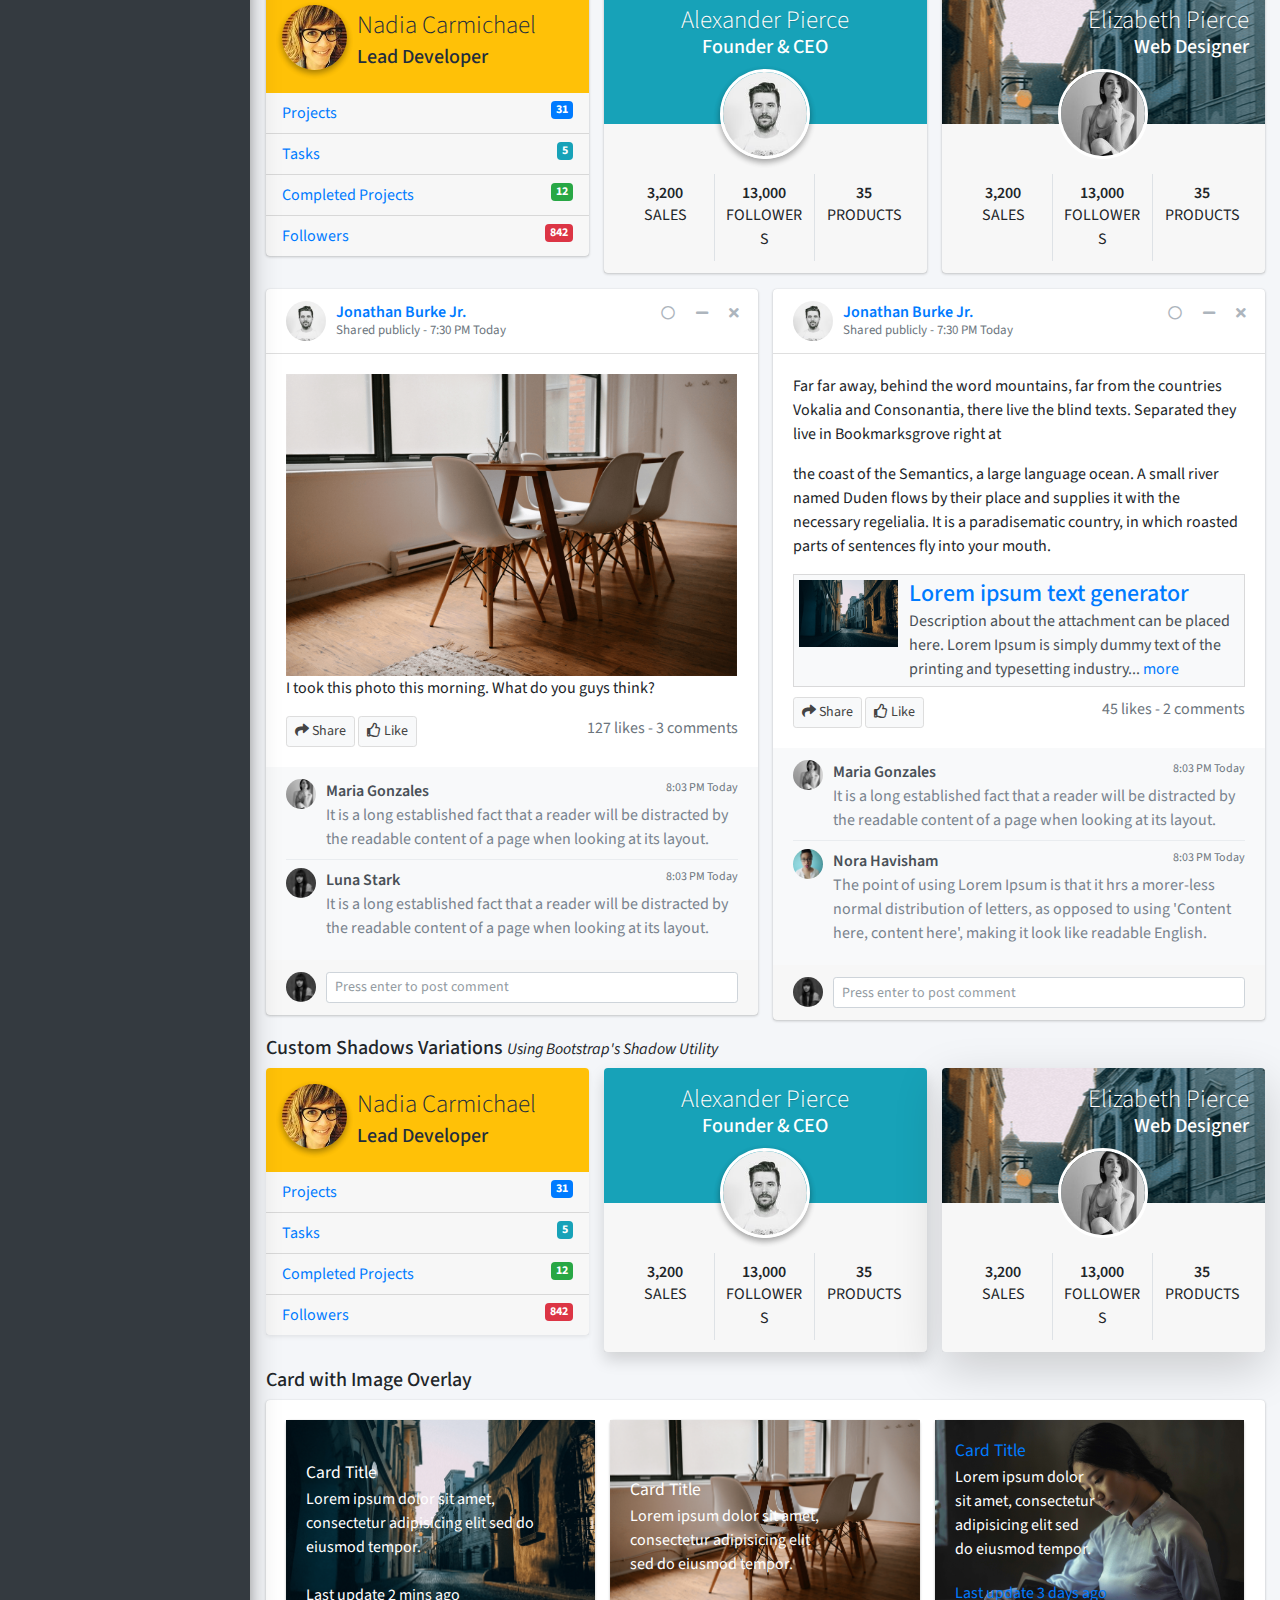
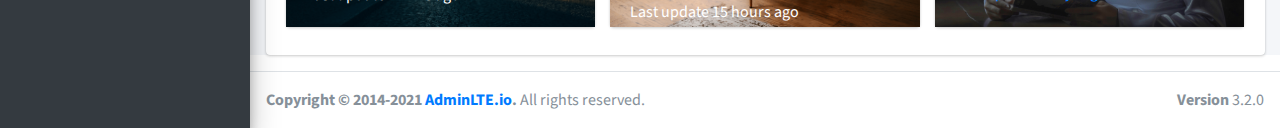
<file: AdminLTE-3.2.0/pages/widgets.html>
<!DOCTYPE html>
<html lang="en">
<head>
  <meta charset="utf-8">
  <meta name="viewport" content="width=device-width, initial-scale=1">
  <title>AdminLTE 3 | Widgets</title>

  <!-- Google Font: Source Sans Pro -->
  <link rel="stylesheet" href="https://fonts.googleapis.com/css?family=Source+Sans+Pro:300,400,400i,700&display=fallback">
  <!-- Font Awesome -->
  <link rel="stylesheet" href="../plugins/fontawesome-free/css/all.min.css">
  <!-- Ionicons -->
  <link rel="stylesheet" href="https://code.ionicframework.com/ionicons/2.0.1/css/ionicons.min.css">
  <!-- Theme style -->
  <link rel="stylesheet" href="../dist/css/adminlte.min.css">
</head>
<body class="hold-transition sidebar-mini">
<div class="wrapper">
  <!-- Navbar -->
  <nav class="main-header navbar navbar-expand navbar-white navbar-light">
    <!-- Left navbar links -->
    <ul class="navbar-nav">
      <li class="nav-item">
        <a class="nav-link" data-widget="pushmenu" href="#" role="button"><i class="fas fa-bars"></i></a>
      </li>
      <li class="nav-item d-none d-sm-inline-block">
        <a href="../index3.html" class="nav-link">Home</a>
      </li>
      <li class="nav-item d-none d-sm-inline-block">
        <a href="#" class="nav-link">Contact</a>
      </li>
    </ul>

    <!-- Right navbar links -->
    <ul class="navbar-nav ml-auto">
      <!-- Navbar Search -->
      <li class="nav-item">
        <a class="nav-link" data-widget="navbar-search" href="#" role="button">
          <i class="fas fa-search"></i>
        </a>
        <div class="navbar-search-block">
          <form class="form-inline">
            <div class="input-group input-group-sm">
              <input class="form-control form-control-navbar" type="search" placeholder="Search" aria-label="Search">
              <div class="input-group-append">
                <button class="btn btn-navbar" type="submit">
                  <i class="fas fa-search"></i>
                </button>
                <button class="btn btn-navbar" type="button" data-widget="navbar-search">
                  <i class="fas fa-times"></i>
                </button>
              </div>
            </div>
          </form>
        </div>
      </li>

      <!-- Messages Dropdown Menu -->
      <li class="nav-item dropdown">
        <a class="nav-link" data-toggle="dropdown" href="#">
          <i class="far fa-comments"></i>
          <span class="badge badge-danger navbar-badge">3</span>
        </a>
        <div class="dropdown-menu dropdown-menu-lg dropdown-menu-right">
          <a href="#" class="dropdown-item">
            <!-- Message Start -->
            <div class="media">
              <img src="../dist/img/user1-128x128.jpg" alt="User Avatar" class="img-size-50 mr-3 img-circle">
              <div class="media-body">
                <h3 class="dropdown-item-title">
                  Brad Diesel
                  <span class="float-right text-sm text-danger"><i class="fas fa-star"></i></span>
                </h3>
                <p class="text-sm">Call me whenever you can...</p>
                <p class="text-sm text-muted"><i class="far fa-clock mr-1"></i> 4 Hours Ago</p>
              </div>
            </div>
            <!-- Message End -->
          </a>
          <div class="dropdown-divider"></div>
          <a href="#" class="dropdown-item">
            <!-- Message Start -->
            <div class="media">
              <img src="../dist/img/user8-128x128.jpg" alt="User Avatar" class="img-size-50 img-circle mr-3">
              <div class="media-body">
                <h3 class="dropdown-item-title">
                  John Pierce
                  <span class="float-right text-sm text-muted"><i class="fas fa-star"></i></span>
                </h3>
                <p class="text-sm">I got your message bro</p>
                <p class="text-sm text-muted"><i class="far fa-clock mr-1"></i> 4 Hours Ago</p>
              </div>
            </div>
            <!-- Message End -->
          </a>
          <div class="dropdown-divider"></div>
          <a href="#" class="dropdown-item">
            <!-- Message Start -->
            <div class="media">
              <img src="../dist/img/user3-128x128.jpg" alt="User Avatar" class="img-size-50 img-circle mr-3">
              <div class="media-body">
                <h3 class="dropdown-item-title">
                  Nora Silvester
                  <span class="float-right text-sm text-warning"><i class="fas fa-star"></i></span>
                </h3>
                <p class="text-sm">The subject goes here</p>
                <p class="text-sm text-muted"><i class="far fa-clock mr-1"></i> 4 Hours Ago</p>
              </div>
            </div>
            <!-- Message End -->
          </a>
          <div class="dropdown-divider"></div>
          <a href="#" class="dropdown-item dropdown-footer">See All Messages</a>
        </div>
      </li>
      <!-- Notifications Dropdown Menu -->
      <li class="nav-item dropdown">
        <a class="nav-link" data-toggle="dropdown" href="#">
          <i class="far fa-bell"></i>
          <span class="badge badge-warning navbar-badge">15</span>
        </a>
        <div class="dropdown-menu dropdown-menu-lg dropdown-menu-right">
          <span class="dropdown-item dropdown-header">15 Notifications</span>
          <div class="dropdown-divider"></div>
          <a href="#" class="dropdown-item">
            <i class="fas fa-envelope mr-2"></i> 4 new messages
            <span class="float-right text-muted text-sm">3 mins</span>
          </a>
          <div class="dropdown-divider"></div>
          <a href="#" class="dropdown-item">
            <i class="fas fa-users mr-2"></i> 8 friend requests
            <span class="float-right text-muted text-sm">12 hours</span>
          </a>
          <div class="dropdown-divider"></div>
          <a href="#" class="dropdown-item">
            <i class="fas fa-file mr-2"></i> 3 new reports
            <span class="float-right text-muted text-sm">2 days</span>
          </a>
          <div class="dropdown-divider"></div>
          <a href="#" class="dropdown-item dropdown-footer">See All Notifications</a>
        </div>
      </li>
      <li class="nav-item">
        <a class="nav-link" data-widget="fullscreen" href="#" role="button">
          <i class="fas fa-expand-arrows-alt"></i>
        </a>
      </li>
      <li class="nav-item">
        <a class="nav-link" data-widget="control-sidebar" data-slide="true" href="#" role="button">
          <i class="fas fa-th-large"></i>
        </a>
      </li>
    </ul>
  </nav>
  <!-- /.navbar -->

  <!-- Main Sidebar Container -->
  <aside class="main-sidebar sidebar-dark-primary elevation-4">
    <!-- Brand Logo -->
    <a href="../index3.html" class="brand-link">
      <img src="../dist/img/AdminLTELogo.png" alt="AdminLTE Logo" class="brand-image img-circle elevation-3" style="opacity: .8">
      <span class="brand-text font-weight-light">AdminLTE 3</span>
    </a>

    <!-- Sidebar -->
    <div class="sidebar">
      <!-- Sidebar user panel (optional) -->
      <div class="user-panel mt-3 pb-3 mb-3 d-flex">
        <div class="image">
          <img src="../dist/img/user2-160x160.jpg" class="img-circle elevation-2" alt="User Image">
        </div>
        <div class="info">
          <a href="#" class="d-block">Alexander Pierce</a>
        </div>
      </div>

      <!-- SidebarSearch Form -->
      <div class="form-inline">
        <div class="input-group" data-widget="sidebar-search">
          <input class="form-control form-control-sidebar" type="search" placeholder="Search" aria-label="Search">
          <div class="input-group-append">
            <button class="btn btn-sidebar">
              <i class="fas fa-search fa-fw"></i>
            </button>
          </div>
        </div>
      </div>

      <!-- Sidebar Menu -->
      <nav class="mt-2">
        <ul class="nav nav-pills nav-sidebar flex-column" data-widget="treeview" role="menu" data-accordion="false">
          <!-- Add icons to the links using the .nav-icon class
               with font-awesome or any other icon font library -->
          <li class="nav-item">
            <a href="#" class="nav-link">
              <i class="nav-icon fas fa-tachometer-alt"></i>
              <p>
                Dashboard
                <i class="right fas fa-angle-left"></i>
              </p>
            </a>
            <ul class="nav nav-treeview">
              <li class="nav-item">
                <a href="../index.html" class="nav-link">
                  <i class="far fa-circle nav-icon"></i>
                  <p>Dashboard v1</p>
                </a>
              </li>
              <li class="nav-item">
                <a href="../index2.html" class="nav-link">
                  <i class="far fa-circle nav-icon"></i>
                  <p>Dashboard v2</p>
                </a>
              </li>
              <li class="nav-item">
                <a href="../index3.html" class="nav-link">
                  <i class="far fa-circle nav-icon"></i>
                  <p>Dashboard v3</p>
                </a>
              </li>
            </ul>
          </li>
          <li class="nav-item">
            <a href="widgets.html" class="nav-link active">
              <i class="nav-icon fas fa-th"></i>
              <p>
                Widgets
                <span class="right badge badge-danger">New</span>
              </p>
            </a>
          </li>
          <li class="nav-item">
            <a href="#" class="nav-link">
              <i class="nav-icon fas fa-copy"></i>
              <p>
                Layout Options
                <i class="fas fa-angle-left right"></i>
                <span class="badge badge-info right">6</span>
              </p>
            </a>
            <ul class="nav nav-treeview">
              <li class="nav-item">
                <a href="layout/top-nav.html" class="nav-link">
                  <i class="far fa-circle nav-icon"></i>
                  <p>Top Navigation</p>
                </a>
              </li>
              <li class="nav-item">
                <a href="layout/top-nav-sidebar.html" class="nav-link">
                  <i class="far fa-circle nav-icon"></i>
                  <p>Top Navigation + Sidebar</p>
                </a>
              </li>
              <li class="nav-item">
                <a href="layout/boxed.html" class="nav-link">
                  <i class="far fa-circle nav-icon"></i>
                  <p>Boxed</p>
                </a>
              </li>
              <li class="nav-item">
                <a href="layout/fixed-sidebar.html" class="nav-link">
                  <i class="far fa-circle nav-icon"></i>
                  <p>Fixed Sidebar</p>
                </a>
              </li>
              <li class="nav-item">
                <a href="layout/fixed-sidebar-custom.html" class="nav-link">
                  <i class="far fa-circle nav-icon"></i>
                  <p>Fixed Sidebar <small>+ Custom Area</small></p>
                </a>
              </li>
              <li class="nav-item">
                <a href="layout/fixed-topnav.html" class="nav-link">
                  <i class="far fa-circle nav-icon"></i>
                  <p>Fixed Navbar</p>
                </a>
              </li>
              <li class="nav-item">
                <a href="layout/fixed-footer.html" class="nav-link">
                  <i class="far fa-circle nav-icon"></i>
                  <p>Fixed Footer</p>
                </a>
              </li>
              <li class="nav-item">
                <a href="layout/collapsed-sidebar.html" class="nav-link">
                  <i class="far fa-circle nav-icon"></i>
                  <p>Collapsed Sidebar</p>
                </a>
              </li>
            </ul>
          </li>
          <li class="nav-item">
            <a href="#" class="nav-link">
              <i class="nav-icon fas fa-chart-pie"></i>
              <p>
                Charts
                <i class="right fas fa-angle-left"></i>
              </p>
            </a>
            <ul class="nav nav-treeview">
              <li class="nav-item">
                <a href="charts/chartjs.html" class="nav-link">
                  <i class="far fa-circle nav-icon"></i>
                  <p>ChartJS</p>
                </a>
              </li>
              <li class="nav-item">
                <a href="charts/flot.html" class="nav-link">
                  <i class="far fa-circle nav-icon"></i>
                  <p>Flot</p>
                </a>
              </li>
              <li class="nav-item">
                <a href="charts/inline.html" class="nav-link">
                  <i class="far fa-circle nav-icon"></i>
                  <p>Inline</p>
                </a>
              </li>
              <li class="nav-item">
                <a href="charts/uplot.html" class="nav-link">
                  <i class="far fa-circle nav-icon"></i>
                  <p>uPlot</p>
                </a>
              </li>
            </ul>
          </li>
          <li class="nav-item">
            <a href="#" class="nav-link">
              <i class="nav-icon fas fa-tree"></i>
              <p>
                UI Elements
                <i class="fas fa-angle-left right"></i>
              </p>
            </a>
            <ul class="nav nav-treeview">
              <li class="nav-item">
                <a href="UI/general.html" class="nav-link">
                  <i class="far fa-circle nav-icon"></i>
                  <p>General</p>
                </a>
              </li>
              <li class="nav-item">
                <a href="UI/icons.html" class="nav-link">
                  <i class="far fa-circle nav-icon"></i>
                  <p>Icons</p>
                </a>
              </li>
              <li class="nav-item">
                <a href="UI/buttons.html" class="nav-link">
                  <i class="far fa-circle nav-icon"></i>
                  <p>Buttons</p>
                </a>
              </li>
              <li class="nav-item">
                <a href="UI/sliders.html" class="nav-link">
                  <i class="far fa-circle nav-icon"></i>
                  <p>Sliders</p>
                </a>
              </li>
              <li class="nav-item">
                <a href="UI/modals.html" class="nav-link">
                  <i class="far fa-circle nav-icon"></i>
                  <p>Modals & Alerts</p>
                </a>
              </li>
              <li class="nav-item">
                <a href="UI/navbar.html" class="nav-link">
                  <i class="far fa-circle nav-icon"></i>
                  <p>Navbar & Tabs</p>
                </a>
              </li>
              <li class="nav-item">
                <a href="UI/timeline.html" class="nav-link">
                  <i class="far fa-circle nav-icon"></i>
                  <p>Timeline</p>
                </a>
              </li>
              <li class="nav-item">
                <a href="UI/ribbons.html" class="nav-link">
                  <i class="far fa-circle nav-icon"></i>
                  <p>Ribbons</p>
                </a>
              </li>
            </ul>
          </li>
          <li class="nav-item">
            <a href="#" class="nav-link">
              <i class="nav-icon fas fa-edit"></i>
              <p>
                Forms
                <i class="fas fa-angle-left right"></i>
              </p>
            </a>
            <ul class="nav nav-treeview">
              <li class="nav-item">
                <a href="forms/general.html" class="nav-link">
                  <i class="far fa-circle nav-icon"></i>
                  <p>General Elements</p>
                </a>
              </li>
              <li class="nav-item">
                <a href="forms/advanced.html" class="nav-link">
                  <i class="far fa-circle nav-icon"></i>
                  <p>Advanced Elements</p>
                </a>
              </li>
              <li class="nav-item">
                <a href="forms/editors.html" class="nav-link">
                  <i class="far fa-circle nav-icon"></i>
                  <p>Editors</p>
                </a>
              </li>
              <li class="nav-item">
                <a href="forms/validation.html" class="nav-link">
                  <i class="far fa-circle nav-icon"></i>
                  <p>Validation</p>
                </a>
              </li>
            </ul>
          </li>
          <li class="nav-item">
            <a href="#" class="nav-link">
              <i class="nav-icon fas fa-table"></i>
              <p>
                Tables
                <i class="fas fa-angle-left right"></i>
              </p>
            </a>
            <ul class="nav nav-treeview">
              <li class="nav-item">
                <a href="tables/simple.html" class="nav-link">
                  <i class="far fa-circle nav-icon"></i>
                  <p>Simple Tables</p>
                </a>
              </li>
              <li class="nav-item">
                <a href="tables/data.html" class="nav-link">
                  <i class="far fa-circle nav-icon"></i>
                  <p>DataTables</p>
                </a>
              </li>
              <li class="nav-item">
                <a href="tables/jsgrid.html" class="nav-link">
                  <i class="far fa-circle nav-icon"></i>
                  <p>jsGrid</p>
                </a>
              </li>
            </ul>
          </li>
          <li class="nav-header">EXAMPLES</li>
          <li class="nav-item">
            <a href="calendar.html" class="nav-link">
              <i class="nav-icon far fa-calendar-alt"></i>
              <p>
                Calendar
                <span class="badge badge-info right">2</span>
              </p>
            </a>
          </li>
          <li class="nav-item">
            <a href="gallery.html" class="nav-link">
              <i class="nav-icon far fa-image"></i>
              <p>
                Gallery
              </p>
            </a>
          </li>
          <li class="nav-item">
            <a href="kanban.html" class="nav-link">
              <i class="nav-icon fas fa-columns"></i>
              <p>
                Kanban Board
              </p>
            </a>
          </li>
          <li class="nav-item">
            <a href="#" class="nav-link">
              <i class="nav-icon far fa-envelope"></i>
              <p>
                Mailbox
                <i class="fas fa-angle-left right"></i>
              </p>
            </a>
            <ul class="nav nav-treeview">
              <li class="nav-item">
                <a href="mailbox/mailbox.html" class="nav-link">
                  <i class="far fa-circle nav-icon"></i>
                  <p>Inbox</p>
                </a>
              </li>
              <li class="nav-item">
                <a href="mailbox/compose.html" class="nav-link">
                  <i class="far fa-circle nav-icon"></i>
                  <p>Compose</p>
                </a>
              </li>
              <li class="nav-item">
                <a href="mailbox/read-mail.html" class="nav-link">
                  <i class="far fa-circle nav-icon"></i>
                  <p>Read</p>
                </a>
              </li>
            </ul>
          </li>
          <li class="nav-item">
            <a href="#" class="nav-link">
              <i class="nav-icon fas fa-book"></i>
              <p>
                Pages
                <i class="fas fa-angle-left right"></i>
              </p>
            </a>
            <ul class="nav nav-treeview">
              <li class="nav-item">
                <a href="examples/invoice.html" class="nav-link">
                  <i class="far fa-circle nav-icon"></i>
                  <p>Invoice</p>
                </a>
              </li>
              <li class="nav-item">
                <a href="examples/profile.html" class="nav-link">
                  <i class="far fa-circle nav-icon"></i>
                  <p>Profile</p>
                </a>
              </li>
              <li class="nav-item">
                <a href="examples/e-commerce.html" class="nav-link">
                  <i class="far fa-circle nav-icon"></i>
                  <p>E-commerce</p>
                </a>
              </li>
              <li class="nav-item">
                <a href="examples/projects.html" class="nav-link">
                  <i class="far fa-circle nav-icon"></i>
                  <p>Projects</p>
                </a>
              </li>
              <li class="nav-item">
                <a href="examples/project-add.html" class="nav-link">
                  <i class="far fa-circle nav-icon"></i>
                  <p>Project Add</p>
                </a>
              </li>
              <li class="nav-item">
                <a href="examples/project-edit.html" class="nav-link">
                  <i class="far fa-circle nav-icon"></i>
                  <p>Project Edit</p>
                </a>
              </li>
              <li class="nav-item">
                <a href="examples/project-detail.html" class="nav-link">
                  <i class="far fa-circle nav-icon"></i>
                  <p>Project Detail</p>
                </a>
              </li>
              <li class="nav-item">
                <a href="examples/contacts.html" class="nav-link">
                  <i class="far fa-circle nav-icon"></i>
                  <p>Contacts</p>
                </a>
              </li>
              <li class="nav-item">
                <a href="examples/faq.html" class="nav-link">
                  <i class="far fa-circle nav-icon"></i>
                  <p>FAQ</p>
                </a>
              </li>
              <li class="nav-item">
                <a href="examples/contact-us.html" class="nav-link">
                  <i class="far fa-circle nav-icon"></i>
                  <p>Contact us</p>
                </a>
              </li>
            </ul>
          </li>
          <li class="nav-item">
            <a href="#" class="nav-link">
              <i class="nav-icon far fa-plus-square"></i>
              <p>
                Extras
                <i class="fas fa-angle-left right"></i>
              </p>
            </a>
            <ul class="nav nav-treeview">
              <li class="nav-item">
                <a href="#" class="nav-link">
                  <i class="far fa-circle nav-icon"></i>
                  <p>
                    Login & Register v1
                    <i class="fas fa-angle-left right"></i>
                  </p>
                </a>
                <ul class="nav nav-treeview">
                  <li class="nav-item">
                    <a href="examples/login.html" class="nav-link">
                      <i class="far fa-circle nav-icon"></i>
                      <p>Login v1</p>
                    </a>
                  </li>
                  <li class="nav-item">
                    <a href="examples/register.html" class="nav-link">
                      <i class="far fa-circle nav-icon"></i>
                      <p>Register v1</p>
                    </a>
                  </li>
                  <li class="nav-item">
                    <a href="examples/forgot-password.html" class="nav-link">
                      <i class="far fa-circle nav-icon"></i>
                      <p>Forgot Password v1</p>
                    </a>
                  </li>
                  <li class="nav-item">
                    <a href="examples/recover-password.html" class="nav-link">
                      <i class="far fa-circle nav-icon"></i>
                      <p>Recover Password v1</p>
                    </a>
                  </li>
                </ul>
              </li>
              <li class="nav-item">
                <a href="#" class="nav-link">
                  <i class="far fa-circle nav-icon"></i>
                  <p>
                    Login & Register v2
                    <i class="fas fa-angle-left right"></i>
                  </p>
                </a>
                <ul class="nav nav-treeview">
                  <li class="nav-item">
                    <a href="examples/login-v2.html" class="nav-link">
                      <i class="far fa-circle nav-icon"></i>
                      <p>Login v2</p>
                    </a>
                  </li>
                  <li class="nav-item">
                    <a href="examples/register-v2.html" class="nav-link">
                      <i class="far fa-circle nav-icon"></i>
                      <p>Register v2</p>
                    </a>
                  </li>
                  <li class="nav-item">
                    <a href="examples/forgot-password-v2.html" class="nav-link">
                      <i class="far fa-circle nav-icon"></i>
                      <p>Forgot Password v2</p>
                    </a>
                  </li>
                  <li class="nav-item">
                    <a href="examples/recover-password-v2.html" class="nav-link">
                      <i class="far fa-circle nav-icon"></i>
                      <p>Recover Password v2</p>
                    </a>
                  </li>
                </ul>
              </li>
              <li class="nav-item">
                <a href="examples/lockscreen.html" class="nav-link">
                  <i class="far fa-circle nav-icon"></i>
                  <p>Lockscreen</p>
                </a>
              </li>
              <li class="nav-item">
                <a href="examples/legacy-user-menu.html" class="nav-link">
                  <i class="far fa-circle nav-icon"></i>
                  <p>Legacy User Menu</p>
                </a>
              </li>
              <li class="nav-item">
                <a href="examples/language-menu.html" class="nav-link">
                  <i class="far fa-circle nav-icon"></i>
                  <p>Language Menu</p>
                </a>
              </li>
              <li class="nav-item">
                <a href="examples/404.html" class="nav-link">
                  <i class="far fa-circle nav-icon"></i>
                  <p>Error 404</p>
                </a>
              </li>
              <li class="nav-item">
                <a href="examples/500.html" class="nav-link">
                  <i class="far fa-circle nav-icon"></i>
                  <p>Error 500</p>
                </a>
              </li>
              <li class="nav-item">
                <a href="examples/pace.html" class="nav-link">
                  <i class="far fa-circle nav-icon"></i>
                  <p>Pace</p>
                </a>
              </li>
              <li class="nav-item">
                <a href="examples/blank.html" class="nav-link">
                  <i class="far fa-circle nav-icon"></i>
                  <p>Blank Page</p>
                </a>
              </li>
              <li class="nav-item">
                <a href="../starter.html" class="nav-link">
                  <i class="far fa-circle nav-icon"></i>
                  <p>Starter Page</p>
                </a>
              </li>
            </ul>
          </li>
          <li class="nav-item">
            <a href="#" class="nav-link">
              <i class="nav-icon fas fa-search"></i>
              <p>
                Search
                <i class="fas fa-angle-left right"></i>
              </p>
            </a>
            <ul class="nav nav-treeview">
              <li class="nav-item">
                <a href="search/simple.html" class="nav-link">
                  <i class="far fa-circle nav-icon"></i>
                  <p>Simple Search</p>
                </a>
              </li>
              <li class="nav-item">
                <a href="search/enhanced.html" class="nav-link">
                  <i class="far fa-circle nav-icon"></i>
                  <p>Enhanced</p>
                </a>
              </li>
            </ul>
          </li>
          <li class="nav-header">MISCELLANEOUS</li>
          <li class="nav-item">
            <a href="../iframe.html" class="nav-link">
              <i class="nav-icon fas fa-ellipsis-h"></i>
              <p>Tabbed IFrame Plugin</p>
            </a>
          </li>
          <li class="nav-item">
            <a href="https://adminlte.io/docs/3.1/" class="nav-link">
              <i class="nav-icon fas fa-file"></i>
              <p>Documentation</p>
            </a>
          </li>
          <li class="nav-header">MULTI LEVEL EXAMPLE</li>
          <li class="nav-item">
            <a href="#" class="nav-link">
              <i class="fas fa-circle nav-icon"></i>
              <p>Level 1</p>
            </a>
          </li>
          <li class="nav-item">
            <a href="#" class="nav-link">
              <i class="nav-icon fas fa-circle"></i>
              <p>
                Level 1
                <i class="right fas fa-angle-left"></i>
              </p>
            </a>
            <ul class="nav nav-treeview">
              <li class="nav-item">
                <a href="#" class="nav-link">
                  <i class="far fa-circle nav-icon"></i>
                  <p>Level 2</p>
                </a>
              </li>
              <li class="nav-item">
                <a href="#" class="nav-link">
                  <i class="far fa-circle nav-icon"></i>
                  <p>
                    Level 2
                    <i class="right fas fa-angle-left"></i>
                  </p>
                </a>
                <ul class="nav nav-treeview">
                  <li class="nav-item">
                    <a href="#" class="nav-link">
                      <i class="far fa-dot-circle nav-icon"></i>
                      <p>Level 3</p>
                    </a>
                  </li>
                  <li class="nav-item">
                    <a href="#" class="nav-link">
                      <i class="far fa-dot-circle nav-icon"></i>
                      <p>Level 3</p>
                    </a>
                  </li>
                  <li class="nav-item">
                    <a href="#" class="nav-link">
                      <i class="far fa-dot-circle nav-icon"></i>
                      <p>Level 3</p>
                    </a>
                  </li>
                </ul>
              </li>
              <li class="nav-item">
                <a href="#" class="nav-link">
                  <i class="far fa-circle nav-icon"></i>
                  <p>Level 2</p>
                </a>
              </li>
            </ul>
          </li>
          <li class="nav-item">
            <a href="#" class="nav-link">
              <i class="fas fa-circle nav-icon"></i>
              <p>Level 1</p>
            </a>
          </li>
          <li class="nav-header">LABELS</li>
          <li class="nav-item">
            <a href="#" class="nav-link">
              <i class="nav-icon far fa-circle text-danger"></i>
              <p class="text">Important</p>
            </a>
          </li>
          <li class="nav-item">
            <a href="#" class="nav-link">
              <i class="nav-icon far fa-circle text-warning"></i>
              <p>Warning</p>
            </a>
          </li>
          <li class="nav-item">
            <a href="#" class="nav-link">
              <i class="nav-icon far fa-circle text-info"></i>
              <p>Informational</p>
            </a>
          </li>
        </ul>
      </nav>
      <!-- /.sidebar-menu -->
    </div>
    <!-- /.sidebar -->
  </aside>

  <!-- Content Wrapper. Contains page content -->
  <div class="content-wrapper">
    <!-- Content Header (Page header) -->
    <section class="content-header">
      <div class="container-fluid">
        <div class="row mb-2">
          <div class="col-sm-6">
            <h1>Widgets</h1>
          </div>
          <div class="col-sm-6">
            <ol class="breadcrumb float-sm-right">
              <li class="breadcrumb-item"><a href="#">Home</a></li>
              <li class="breadcrumb-item active">Widgets</li>
            </ol>
          </div>
        </div>
      </div><!-- /.container-fluid -->
    </section>

    <!-- Main content -->
    <section class="content">
      <div class="container-fluid">
        <h5 class="mb-2">Info Box</h5>
        <div class="row">
          <div class="col-md-3 col-sm-6 col-12">
            <div class="info-box">
              <span class="info-box-icon bg-info"><i class="far fa-envelope"></i></span>

              <div class="info-box-content">
                <span class="info-box-text">Messages</span>
                <span class="info-box-number">1,410</span>
              </div>
              <!-- /.info-box-content -->
            </div>
            <!-- /.info-box -->
          </div>
          <!-- /.col -->
          <div class="col-md-3 col-sm-6 col-12">
            <div class="info-box">
              <span class="info-box-icon bg-success"><i class="far fa-flag"></i></span>

              <div class="info-box-content">
                <span class="info-box-text">Bookmarks</span>
                <span class="info-box-number">410</span>
              </div>
              <!-- /.info-box-content -->
            </div>
            <!-- /.info-box -->
          </div>
          <!-- /.col -->
          <div class="col-md-3 col-sm-6 col-12">
            <div class="info-box">
              <span class="info-box-icon bg-warning"><i class="far fa-copy"></i></span>

              <div class="info-box-content">
                <span class="info-box-text">Uploads</span>
                <span class="info-box-number">13,648</span>
              </div>
              <!-- /.info-box-content -->
            </div>
            <!-- /.info-box -->
          </div>
          <!-- /.col -->
          <div class="col-md-3 col-sm-6 col-12">
            <div class="info-box">
              <span class="info-box-icon bg-danger"><i class="far fa-star"></i></span>

              <div class="info-box-content">
                <span class="info-box-text">Likes</span>
                <span class="info-box-number">93,139</span>
              </div>
              <!-- /.info-box-content -->
            </div>
            <!-- /.info-box -->
          </div>
          <!-- /.col -->
        </div>
        <!-- /.row -->

        <!-- =========================================================== -->
        <h5 class="mb-2">Info Box With Custom Shadows <small><i>Using Bootstrap's Shadow Utility</i></small></h5>
        <div class="row">
          <div class="col-md-3 col-sm-6 col-12">
            <div class="info-box shadow-none">
              <span class="info-box-icon bg-info"><i class="far fa-envelope"></i></span>

              <div class="info-box-content">
                <span class="info-box-text">Shadows</span>
                <span class="info-box-number">None</span>
              </div>
              <!-- /.info-box-content -->
            </div>
            <!-- /.info-box -->
          </div>
          <!-- /.col -->
          <div class="col-md-3 col-sm-6 col-12">
            <div class="info-box shadow-sm">
              <span class="info-box-icon bg-success"><i class="far fa-flag"></i></span>

              <div class="info-box-content">
                <span class="info-box-text">Shadows</span>
                <span class="info-box-number">Small</span>
              </div>
              <!-- /.info-box-content -->
            </div>
            <!-- /.info-box -->
          </div>
          <!-- /.col -->
          <div class="col-md-3 col-sm-6 col-12">
            <div class="info-box shadow">
              <span class="info-box-icon bg-warning"><i class="far fa-copy"></i></span>

              <div class="info-box-content">
                <span class="info-box-text">Shadows</span>
                <span class="info-box-number">Regular</span>
              </div>
              <!-- /.info-box-content -->
            </div>
            <!-- /.info-box -->
          </div>
          <!-- /.col -->
          <div class="col-md-3 col-sm-6 col-12">
            <div class="info-box shadow-lg">
              <span class="info-box-icon bg-danger"><i class="far fa-star"></i></span>

              <div class="info-box-content">
                <span class="info-box-text">Shadows</span>
                <span class="info-box-number">Large</span>
              </div>
              <!-- /.info-box-content -->
            </div>
            <!-- /.info-box -->
          </div>
          <!-- /.col -->
        </div>
        <!-- /.row -->

        <!-- =========================================================== -->
        <h5 class="mt-4 mb-2">Info Box With <code>bg-*</code></h5>
        <div class="row">
          <div class="col-md-3 col-sm-6 col-12">
            <div class="info-box bg-info">
              <span class="info-box-icon"><i class="far fa-bookmark"></i></span>

              <div class="info-box-content">
                <span class="info-box-text">Bookmarks</span>
                <span class="info-box-number">41,410</span>

                <div class="progress">
                  <div class="progress-bar" style="width: 70%"></div>
                </div>
                <span class="progress-description">
                  70% Increase in 30 Days
                </span>
              </div>
              <!-- /.info-box-content -->
            </div>
            <!-- /.info-box -->
          </div>
          <!-- /.col -->
          <div class="col-md-3 col-sm-6 col-12">
            <div class="info-box bg-success">
              <span class="info-box-icon"><i class="far fa-thumbs-up"></i></span>

              <div class="info-box-content">
                <span class="info-box-text">Likes</span>
                <span class="info-box-number">41,410</span>

                <div class="progress">
                  <div class="progress-bar" style="width: 70%"></div>
                </div>
                <span class="progress-description">
                  70% Increase in 30 Days
                </span>
              </div>
              <!-- /.info-box-content -->
            </div>
            <!-- /.info-box -->
          </div>
          <!-- /.col -->
          <div class="col-md-3 col-sm-6 col-12">
            <div class="info-box bg-warning">
              <span class="info-box-icon"><i class="far fa-calendar-alt"></i></span>

              <div class="info-box-content">
                <span class="info-box-text">Events</span>
                <span class="info-box-number">41,410</span>

                <div class="progress">
                  <div class="progress-bar" style="width: 70%"></div>
                </div>
                <span class="progress-description">
                  70% Increase in 30 Days
                </span>
              </div>
              <!-- /.info-box-content -->
            </div>
            <!-- /.info-box -->
          </div>
          <!-- /.col -->
          <div class="col-md-3 col-sm-6 col-12">
            <div class="info-box bg-danger">
              <span class="info-box-icon"><i class="fas fa-comments"></i></span>

              <div class="info-box-content">
                <span class="info-box-text">Comments</span>
                <span class="info-box-number">41,410</span>

                <div class="progress">
                  <div class="progress-bar" style="width: 70%"></div>
                </div>
                <span class="progress-description">
                  70% Increase in 30 Days
                </span>
              </div>
              <!-- /.info-box-content -->
            </div>
            <!-- /.info-box -->
          </div>
          <!-- /.col -->
        </div>
        <!-- /.row -->

        <!-- =========================================================== -->
        <h5 class="mt-4 mb-2">Info Box With <code>bg-gradient-*</code></h5>
        <div class="row">
          <div class="col-md-3 col-sm-6 col-12">
            <div class="info-box bg-gradient-info">
              <span class="info-box-icon"><i class="far fa-bookmark"></i></span>

              <div class="info-box-content">
                <span class="info-box-text">Bookmarks</span>
                <span class="info-box-number">41,410</span>

                <div class="progress">
                  <div class="progress-bar" style="width: 70%"></div>
                </div>
                <span class="progress-description">
                  70% Increase in 30 Days
                </span>
              </div>
              <!-- /.info-box-content -->
            </div>
            <!-- /.info-box -->
          </div>
          <!-- /.col -->
          <div class="col-md-3 col-sm-6 col-12">
            <div class="info-box bg-gradient-success">
              <span class="info-box-icon"><i class="far fa-thumbs-up"></i></span>

              <div class="info-box-content">
                <span class="info-box-text">Likes</span>
                <span class="info-box-number">41,410</span>

                <div class="progress">
                  <div class="progress-bar" style="width: 70%"></div>
                </div>
                <span class="progress-description">
                  70% Increase in 30 Days
                </span>
              </div>
              <!-- /.info-box-content -->
            </div>
            <!-- /.info-box -->
          </div>
          <!-- /.col -->
          <div class="col-md-3 col-sm-6 col-12">
            <div class="info-box bg-gradient-warning">
              <span class="info-box-icon"><i class="far fa-calendar-alt"></i></span>

              <div class="info-box-content">
                <span class="info-box-text">Events</span>
                <span class="info-box-number">41,410</span>

                <div class="progress">
                  <div class="progress-bar" style="width: 70%"></div>
                </div>
                <span class="progress-description">
                  70% Increase in 30 Days
                </span>
              </div>
              <!-- /.info-box-content -->
            </div>
            <!-- /.info-box -->
          </div>
          <!-- /.col -->
          <div class="col-md-3 col-sm-6 col-12">
            <div class="info-box bg-gradient-danger">
              <span class="info-box-icon"><i class="fas fa-comments"></i></span>

              <div class="info-box-content">
                <span class="info-box-text">Comments</span>
                <span class="info-box-number">41,410</span>

                <div class="progress">
                  <div class="progress-bar" style="width: 70%"></div>
                </div>
                <span class="progress-description">
                  70% Increase in 30 Days
                </span>
              </div>
              <!-- /.info-box-content -->
            </div>
            <!-- /.info-box -->
          </div>
          <!-- /.col -->
        </div>
        <!-- /.row -->

        <!-- =========================================================== -->

        <!-- Small Box (Stat card) -->
        <h5 class="mb-2 mt-4">Small Box</h5>
        <div class="row">
          <div class="col-lg-3 col-6">
            <!-- small card -->
            <div class="small-box bg-info">
              <div class="inner">
                <h3>150</h3>

                <p>New Orders</p>
              </div>
              <div class="icon">
                <i class="fas fa-shopping-cart"></i>
              </div>
              <a href="#" class="small-box-footer">
                More info <i class="fas fa-arrow-circle-right"></i>
              </a>
            </div>
          </div>
          <!-- ./col -->
          <div class="col-lg-3 col-6">
            <!-- small card -->
            <div class="small-box bg-success">
              <div class="inner">
                <h3>53<sup style="font-size: 20px">%</sup></h3>

                <p>Bounce Rate</p>
              </div>
              <div class="icon">
                <i class="ion ion-stats-bars"></i>
              </div>
              <a href="#" class="small-box-footer">
                More info <i class="fas fa-arrow-circle-right"></i>
              </a>
            </div>
          </div>
          <!-- ./col -->
          <div class="col-lg-3 col-6">
            <!-- small card -->
            <div class="small-box bg-warning">
              <div class="inner">
                <h3>44</h3>

                <p>User Registrations</p>
              </div>
              <div class="icon">
                <i class="fas fa-user-plus"></i>
              </div>
              <a href="#" class="small-box-footer">
                More info <i class="fas fa-arrow-circle-right"></i>
              </a>
            </div>
          </div>
          <!-- ./col -->
          <div class="col-lg-3 col-6">
            <!-- small card -->
            <div class="small-box bg-danger">
              <div class="inner">
                <h3>65</h3>

                <p>Unique Visitors</p>
              </div>
              <div class="icon">
                <i class="fas fa-chart-pie"></i>
              </div>
              <a href="#" class="small-box-footer">
                More info <i class="fas fa-arrow-circle-right"></i>
              </a>
            </div>
          </div>
          <!-- ./col -->
        </div>
        <!-- /.row -->

        <!-- Small Box (Stat card) -->
        <div class="row">
          <div class="col-lg-3 col-6">
            <!-- small card -->
            <div class="small-box bg-info">
              <!-- Loading (remove the following to stop the loading)-->
              <div class="overlay">
                <i class="fas fa-3x fa-sync-alt"></i>
              </div>
              <!-- end loading -->
              <div class="inner">
                <h3>150</h3>

                <p>New Orders</p>
              </div>
              <div class="icon">
                <i class="fas fa-shopping-cart"></i>
              </div>
              <a href="#" class="small-box-footer">
                More info <i class="fas fa-arrow-circle-right"></i>
              </a>
            </div>
          </div>
          <!-- ./col -->
          <div class="col-lg-3 col-6">
            <!-- small card -->
            <div class="small-box bg-success">
              <!-- Loading (remove the following to stop the loading)-->
              <div class="overlay dark">
                <i class="fas fa-3x fa-sync-alt"></i>
              </div>
              <!-- end loading -->
              <div class="inner">
                <h3>53<sup style="font-size: 20px">%</sup></h3>

                <p>Bounce Rate</p>
              </div>
              <div class="icon">
                <i class="ion ion-stats-bars"></i>
              </div>
              <a href="#" class="small-box-footer">
                More info <i class="fas fa-arrow-circle-right"></i>
              </a>
            </div>
          </div>
          <!-- ./col -->
        </div>
        <!-- /.row -->

        <!-- =========================================================== -->
        <h4 class="mb-2 mt-4">Cards</h4>
        <h5 class="mb-2">Abilities</h5>
        <div class="row">
          <div class="col-md-3">
            <div class="card card-primary collapsed-card">
              <div class="card-header">
                <h3 class="card-title">Expandable</h3>

                <div class="card-tools">
                  <button type="button" class="btn btn-tool" data-card-widget="collapse"><i class="fas fa-plus"></i>
                  </button>
                </div>
                <!-- /.card-tools -->
              </div>
              <!-- /.card-header -->
              <div class="card-body">
                The body of the card
              </div>
              <!-- /.card-body -->
            </div>
            <!-- /.card -->
          </div>
          <!-- /.col -->
          <div class="col-md-3">
            <div class="card card-success">
              <div class="card-header">
                <h3 class="card-title">Collapsable</h3>

                <div class="card-tools">
                  <button type="button" class="btn btn-tool" data-card-widget="collapse"><i class="fas fa-minus"></i>
                  </button>
                </div>
                <!-- /.card-tools -->
              </div>
              <!-- /.card-header -->
              <div class="card-body">
                The body of the card
              </div>
              <!-- /.card-body -->
            </div>
            <!-- /.card -->
          </div>
          <!-- /.col -->
          <div class="col-md-3">
            <div class="card card-warning">
              <div class="card-header">
                <h3 class="card-title">Removable</h3>

                <div class="card-tools">
                  <button type="button" class="btn btn-tool" data-card-widget="remove"><i class="fas fa-times"></i>
                  </button>
                </div>
                <!-- /.card-tools -->
              </div>
              <!-- /.card-header -->
              <div class="card-body">
                The body of the card
              </div>
              <!-- /.card-body -->
            </div>
            <!-- /.card -->
          </div>
          <!-- /.col -->
          <div class="col-md-3">
            <div class="card card-danger">
              <div class="card-header">
                <h3 class="card-title">Maximizable</h3>

                <div class="card-tools">
                  <button type="button" class="btn btn-tool" data-card-widget="maximize"><i class="fas fa-expand"></i>
                  </button>
                </div>
                <!-- /.card-tools -->
              </div>
              <!-- /.card-header -->
              <div class="card-body">
                The body of the card
              </div>
              <!-- /.card-body -->
            </div>
            <!-- /.card -->
          </div>
          <!-- /.col -->
        </div>
        <!-- /.row -->

        <div class="row">
          <div class="col-md-3">
            <div class="card card-primary">
              <div class="card-header">
                <h3 class="card-title">Card Refresh</h3>

                <div class="card-tools">
                  <button type="button" class="btn btn-tool" data-card-widget="card-refresh" data-source="widgets.html" data-source-selector="#card-refresh-content">
                    <i class="fas fa-sync-alt"></i>
                  </button>
                </div>
                <!-- /.card-tools -->
              </div>
              <!-- /.card-header -->
              <div class="card-body">
                The body of the card
              </div>
              <!-- /.card-body -->
            </div>
            <!-- /.card -->
            <div class="d-none" id="card-refresh-content">
                The body of the card after card refresh
            </div>
          </div>
          <!-- /.col -->
          <div class="col-md-3">
            <div class="card card-success">
              <div class="card-header">
                <h3 class="card-title">All together</h3>

                <div class="card-tools">
                  <button type="button" class="btn btn-tool" data-card-widget="card-refresh" data-source="widgets.html" data-source-selector="#card-refresh-content" data-load-on-init="false">
                    <i class="fas fa-sync-alt"></i>
                  </button>
                  <button type="button" class="btn btn-tool" data-card-widget="maximize">
                    <i class="fas fa-expand"></i>
                  </button>
                  <button type="button" class="btn btn-tool" data-card-widget="collapse">
                    <i class="fas fa-minus"></i>
                  </button>
                  <button type="button" class="btn btn-tool" data-card-widget="remove">
                    <i class="fas fa-times"></i>
                  </button>
                </div>
                <!-- /.card-tools -->
              </div>
              <!-- /.card-header -->
              <div class="card-body">
                The body of the card
              </div>
              <!-- /.card-body -->
            </div>
            <!-- /.card -->
          </div>
          <!-- /.col -->
          <div class="col-md-3">
            <div class="card card-warning">
              <div class="card-header">
                <h3 class="card-title">Loading state</h3>
              </div>
              <div class="card-body">
                The body of the card
              </div>
              <!-- /.card-body -->
              <!-- Loading (remove the following to stop the loading)-->
              <div class="overlay">
                <i class="fas fa-2x fa-sync-alt"></i>
              </div>
              <!-- end loading -->
            </div>
            <!-- /.card -->
          </div>
          <!-- /.col -->
          <div class="col-md-3">
            <div class="card card-danger">
              <div class="card-header">
                <h3 class="card-title">Loading state (dark)</h3>
              </div>
              <div class="card-body">
                The body of the card
              </div>
              <!-- /.card-body -->
              <!-- Loading (remove the following to stop the loading)-->
              <div class="overlay dark">
                <i class="fas fa-2x fa-sync-alt"></i>
              </div>
              <!-- end loading -->
            </div>
            <!-- /.card -->
          </div>
          <!-- /.col -->
        </div>
        <!-- /.row -->

        <!-- =========================================================== -->
        <h5 class="mb-2">Custom Shadows Variations <small><i>Using Bootstrap's Shadow Utility</i></small></h5>
        <div class="row">
          <div class="col-md-3">
            <div class="card card-primary shadow-none">
              <div class="card-header">
                <h3 class="card-title">Shadow - None</h3>

                <div class="card-tools">
                  <button type="button" class="btn btn-tool" data-card-widget="collapse">
                    <i class="fas fa-minus"></i>
                  </button>
                </div>
                <!-- /.card-tools -->
              </div>
              <!-- /.card-header -->
              <div class="card-body">
                The body of the card
              </div>
              <!-- /.card-body -->
            </div>
            <!-- /.card -->
          </div>
          <!-- /.col -->
          <div class="col-md-3">
            <div class="card card-success shadow-sm">
              <div class="card-header">
                <h3 class="card-title">Shadow - Small</h3>

                <div class="card-tools">
                  <button type="button" class="btn btn-tool" data-card-widget="collapse">
                    <i class="fas fa-minus"></i>
                  </button>
                </div>
                <!-- /.card-tools -->
              </div>
              <!-- /.card-header -->
              <div class="card-body">
                The body of the card
              </div>
              <!-- /.card-body -->
            </div>
            <!-- /.card -->
          </div>
          <!-- /.col -->
          <div class="col-md-3">
            <div class="card card-warning shadow">
              <div class="card-header">
                <h3 class="card-title">Shadow - Regular</h3>

                <div class="card-tools">
                  <button type="button" class="btn btn-tool" data-card-widget="remove"><i class="fas fa-times"></i>
                  </button>
                </div>
                <!-- /.card-tools -->
              </div>
              <!-- /.card-header -->
              <div class="card-body">
                The body of the card
              </div>
              <!-- /.card-body -->
            </div>
            <!-- /.card -->
          </div>
          <!-- /.col -->
          <div class="col-md-3">
            <div class="card card-danger shadow-lg">
              <div class="card-header">
                <h3 class="card-title">Shadow - Large</h3>

                <div class="card-tools">
                  <button type="button" class="btn btn-tool" data-card-widget="maximize"><i class="fas fa-expand"></i>
                  </button>
                </div>
                <!-- /.card-tools -->
              </div>
              <!-- /.card-header -->
              <div class="card-body">
                The body of the card
              </div>
              <!-- /.card-body -->
            </div>
            <!-- /.card -->
          </div>
          <!-- /.col -->
        </div>
        <!-- /.row -->

        <!-- =========================================================== -->

        <h5 class="mb-2">Colors Variations</h5>

        <div class="row">
          <div class="col-md-3">
            <div class="card card-primary">
              <div class="card-header">
                <h3 class="card-title">Primary</h3>

                <div class="card-tools">
                  <button type="button" class="btn btn-tool" data-card-widget="collapse">
                    <i class="fas fa-minus"></i>
                  </button>
                </div>
                <!-- /.card-tools -->
              </div>
              <!-- /.card-header -->
              <div class="card-body">
                The body of the card
              </div>
              <!-- /.card-body -->
            </div>
            <!-- /.card -->
          </div>
          <!-- /.col -->
          <div class="col-md-3">
            <div class="card card-success">
              <div class="card-header">
                <h3 class="card-title">Success</h3>

                <div class="card-tools">
                  <button type="button" class="btn btn-tool" data-card-widget="remove"><i class="fas fa-times"></i>
                  </button>
                </div>
                <!-- /.card-tools -->
              </div>
              <!-- /.card-header -->
              <div class="card-body">
                The body of the card
              </div>
              <!-- /.card-body -->
            </div>
            <!-- /.card -->
          </div>
          <!-- /.col -->
          <div class="col-md-3">
            <div class="card card-warning">
              <div class="card-header">
                <h3 class="card-title">Warning</h3>

                <div class="card-tools">
                  <button type="button" class="btn btn-tool" data-card-widget="collapse">
                    <i class="fas fa-minus"></i>
                  </button>
                </div>
                <!-- /.card-tools -->
              </div>
              <!-- /.card-header -->
              <div class="card-body">
                The body of the card
              </div>
              <!-- /.card-body -->
            </div>
            <!-- /.card -->
          </div>
          <!-- /.col -->
          <div class="col-md-3">
            <div class="card card-danger">
              <div class="card-header">
                <h3 class="card-title">Danger</h3>
              </div>
              <div class="card-body">
                The body of the card
              </div>
              <!-- /.card-body -->
            </div>
            <!-- /.card -->
          </div>
          <!-- /.col -->
        </div>
        <!-- /.row -->

        <div class="row">
          <div class="col-md-3">
            <div class="card card-outline card-primary">
              <div class="card-header">
                <h3 class="card-title">Primary Outline</h3>

                <div class="card-tools">
                  <button type="button" class="btn btn-tool" data-card-widget="collapse">
                    <i class="fas fa-minus"></i>
                  </button>
                </div>
                <!-- /.card-tools -->
              </div>
              <!-- /.card-header -->
              <div class="card-body">
                The body of the card
              </div>
              <!-- /.card-body -->
            </div>
            <!-- /.card -->
          </div>
          <!-- /.col -->
          <div class="col-md-3">
            <div class="card card-outline card-success">
              <div class="card-header">
                <h3 class="card-title">Success Outline</h3>

                <div class="card-tools">
                  <button type="button" class="btn btn-tool" data-card-widget="remove"><i class="fas fa-times"></i>
                  </button>
                </div>
                <!-- /.card-tools -->
              </div>
              <!-- /.card-header -->
              <div class="card-body">
                The body of the card
              </div>
              <!-- /.card-body -->
            </div>
            <!-- /.card -->
          </div>
          <!-- /.col -->
          <div class="col-md-3">
            <div class="card card-outline card-warning">
              <div class="card-header">
                <h3 class="card-title">Warning Outline</h3>

                <div class="card-tools">
                  <button type="button" class="btn btn-tool" data-card-widget="collapse">
                    <i class="fas fa-minus"></i>
                  </button>
                </div>
                <!-- /.card-tools -->
              </div>
              <!-- /.card-header -->
              <div class="card-body">
                The body of the card
              </div>
              <!-- /.card-body -->
            </div>
            <!-- /.card -->
          </div>
          <!-- /.col -->
          <div class="col-md-3">
            <div class="card card-outline card-danger">
              <div class="card-header">
                <h3 class="card-title">Danger Outline</h3>
              </div>
              <div class="card-body">
                The body of the card
              </div>
              <!-- /.card-body -->
            </div>
            <!-- /.card -->
          </div>
          <!-- /.col -->
        </div>
        <!-- /.row -->

        <div class="row">
          <div class="col-md-3">
            <div class="card bg-primary">
              <div class="card-header">
                <h3 class="card-title">Primary</h3>

                <div class="card-tools">
                  <button type="button" class="btn btn-tool" data-card-widget="collapse">
                    <i class="fas fa-minus"></i>
                  </button>
                </div>
                <!-- /.card-tools -->
              </div>
              <!-- /.card-header -->
              <div class="card-body">
                The body of the card
              </div>
              <!-- /.card-body -->
            </div>
            <!-- /.card -->
          </div>
          <!-- /.col -->
          <div class="col-md-3">
            <div class="card bg-success">
              <div class="card-header">
                <h3 class="card-title">Success</h3>

                <div class="card-tools">
                  <button type="button" class="btn btn-tool" data-card-widget="remove"><i class="fas fa-times"></i>
                  </button>
                </div>
                <!-- /.card-tools -->
              </div>
              <!-- /.card-header -->
              <div class="card-body">
                The body of the card
              </div>
              <!-- /.card-body -->
            </div>
            <!-- /.card -->
          </div>
          <!-- /.col -->
          <div class="col-md-3">
            <div class="card bg-warning">
              <div class="card-header">
                <h3 class="card-title">Warning</h3>

                <div class="card-tools">
                  <button type="button" class="btn btn-tool" data-card-widget="collapse">
                    <i class="fas fa-minus"></i>
                  </button>
                </div>
                <!-- /.card-tools -->
              </div>
              <!-- /.card-header -->
              <div class="card-body">
                The body of the card
              </div>
              <!-- /.card-body -->
            </div>
            <!-- /.card -->
          </div>
          <!-- /.col -->
          <div class="col-md-3">
            <div class="card bg-danger">
              <div class="card-header">
                <h3 class="card-title">Danger</h3>
              </div>
              <div class="card-body">
                The body of the card
              </div>
              <!-- /.card-body -->
            </div>
            <!-- /.card -->
          </div>
          <!-- /.col -->
        </div>
        <!-- /.row -->

        <div class="row">
          <div class="col-md-3">
            <div class="card bg-gradient-primary">
              <div class="card-header">
                <h3 class="card-title">Primary Gradient</h3>

                <div class="card-tools">
                  <button type="button" class="btn btn-tool" data-card-widget="collapse">
                    <i class="fas fa-minus"></i>
                  </button>
                </div>
                <!-- /.card-tools -->
              </div>
              <!-- /.card-header -->
              <div class="card-body">
                The body of the card
              </div>
              <!-- /.card-body -->
            </div>
            <!-- /.card -->
          </div>
          <!-- /.col -->
          <div class="col-md-3">
            <div class="card bg-gradient-success">
              <div class="card-header">
                <h3 class="card-title">Success Gradient</h3>

                <div class="card-tools">
                  <button type="button" class="btn btn-tool" data-card-widget="remove"><i class="fas fa-times"></i>
                  </button>
                </div>
                <!-- /.card-tools -->
              </div>
              <!-- /.card-header -->
              <div class="card-body">
                The body of the card
              </div>
              <!-- /.card-body -->
            </div>
            <!-- /.card -->
          </div>
          <!-- /.col -->
          <div class="col-md-3">
            <div class="card bg-gradient-warning">
              <div class="card-header">
                <h3 class="card-title">Warning Gradient</h3>

                <div class="card-tools">
                  <button type="button" class="btn btn-tool" data-card-widget="collapse">
                    <i class="fas fa-minus"></i>
                  </button>
                </div>
                <!-- /.card-tools -->
              </div>
              <!-- /.card-header -->
              <div class="card-body">
                The body of the card
              </div>
              <!-- /.card-body -->
            </div>
            <!-- /.card -->
          </div>
          <!-- /.col -->
          <div class="col-md-3">
            <div class="card bg-gradient-danger">
              <div class="card-header">
                <h3 class="card-title">Danger Gradient</h3>
              </div>
              <div class="card-body">
                The body of the card
              </div>
              <!-- /.card-body -->
            </div>
            <!-- /.card -->
          </div>
          <!-- /.col -->
        </div>
        <!-- /.row -->

        <!-- =========================================================== -->

        <!-- Direct Chat -->
        <h4 class="mt-4 mb-2">Direct Chat</h4>
        <div class="row">
          <div class="col-md-3">
            <!-- DIRECT CHAT PRIMARY -->
            <div class="card card-primary card-outline direct-chat direct-chat-primary">
              <div class="card-header">
                <h3 class="card-title">Direct Chat</h3>

                <div class="card-tools">
                  <span title="3 New Messages" class="badge bg-primary">3</span>
                  <button type="button" class="btn btn-tool" data-card-widget="collapse">
                      <i class="fas fa-minus"></i>
                  </button>
                  <button type="button" class="btn btn-tool" title="Contacts" data-widget="chat-pane-toggle">
                    <i class="fas fa-comments"></i>
                  </button>
                  <button type="button" class="btn btn-tool" data-card-widget="remove">
                    <i class="fas fa-times"></i>
                  </button>
                </div>
              </div>
              <!-- /.card-header -->
              <div class="card-body">
                <!-- Conversations are loaded here -->
                <div class="direct-chat-messages">
                  <!-- Message. Default to the left -->
                  <div class="direct-chat-msg">
                    <div class="direct-chat-infos clearfix">
                      <span class="direct-chat-name float-left">Alexander Pierce</span>
                      <span class="direct-chat-timestamp float-right">23 Jan 2:00 pm</span>
                    </div>
                    <!-- /.direct-chat-infos -->
                    <img class="direct-chat-img" src="../dist/img/user1-128x128.jpg" alt="Message User Image">
                    <!-- /.direct-chat-img -->
                    <div class="direct-chat-text">
                      Is this template really for free? That's unbelievable!
                    </div>
                    <!-- /.direct-chat-text -->
                  </div>
                  <!-- /.direct-chat-msg -->

                  <!-- Message to the right -->
                  <div class="direct-chat-msg right">
                    <div class="direct-chat-infos clearfix">
                      <span class="direct-chat-name float-right">Sarah Bullock</span>
                      <span class="direct-chat-timestamp float-left">23 Jan 2:05 pm</span>
                    </div>
                    <!-- /.direct-chat-infos -->
                    <img class="direct-chat-img" src="../dist/img/user3-128x128.jpg" alt="Message User Image">
                    <!-- /.direct-chat-img -->
                    <div class="direct-chat-text">
                      You better believe it!
                    </div>
                    <!-- /.direct-chat-text -->
                  </div>
                  <!-- /.direct-chat-msg -->
                </div>
                <!--/.direct-chat-messages-->

                <!-- Contacts are loaded here -->
                <div class="direct-chat-contacts">
                  <ul class="contacts-list">
                    <li>
                      <a href="#">
                        <img class="contacts-list-img" src="../dist/img/user1-128x128.jpg" alt="User Avatar">

                        <div class="contacts-list-info">
                          <span class="contacts-list-name">
                            Count Dracula
                            <small class="contacts-list-date float-right">2/28/2015</small>
                          </span>
                          <span class="contacts-list-msg">How have you been? I was...</span>
                        </div>
                        <!-- /.contacts-list-info -->
                      </a>
                    </li>
                    <!-- End Contact Item -->
                  </ul>
                  <!-- /.contatcts-list -->
                </div>
                <!-- /.direct-chat-pane -->
              </div>
              <!-- /.card-body -->
              <div class="card-footer">
                <form action="#" method="post">
                  <div class="input-group">
                    <input type="text" name="message" placeholder="Type Message ..." class="form-control">
                    <span class="input-group-append">
                      <button type="submit" class="btn btn-primary">Send</button>
                    </span>
                  </div>
                </form>
              </div>
              <!-- /.card-footer-->
            </div>
            <!--/.direct-chat -->
          </div>
          <!-- /.col -->

          <div class="col-md-3">
            <!-- DIRECT CHAT SUCCESS -->
            <div class="card card-success card-outline direct-chat direct-chat-success">
              <div class="card-header">
                <h3 class="card-title">Direct Chat</h3>

                <div class="card-tools">
                  <span title="3 New Messages" class="badge bg-success">3</span>
                  <button type="button" class="btn btn-tool" data-card-widget="collapse">
                    <i class="fas fa-minus"></i>
                  </button>
                  <button type="button" class="btn btn-tool" title="Contacts" data-widget="chat-pane-toggle">
                    <i class="fas fa-comments"></i>
                  </button>
                  <button type="button" class="btn btn-tool" data-card-widget="remove">
                    <i class="fas fa-times"></i>
                  </button>
                </div>
              </div>
              <!-- /.card-header -->
              <div class="card-body">
                <!-- Conversations are loaded here -->
                <div class="direct-chat-messages">
                  <!-- Message. Default to the left -->
                  <div class="direct-chat-msg">
                    <div class="direct-chat-infos clearfix">
                      <span class="direct-chat-name float-left">Alexander Pierce</span>
                      <span class="direct-chat-timestamp float-right">23 Jan 2:00 pm</span>
                    </div>
                    <!-- /.direct-chat-infos -->
                    <img class="direct-chat-img" src="../dist/img/user1-128x128.jpg" alt="Message User Image">
                    <!-- /.direct-chat-img -->
                    <div class="direct-chat-text">
                      Is this template really for free? That's unbelievable!
                    </div>
                    <!-- /.direct-chat-text -->
                  </div>
                  <!-- /.direct-chat-msg -->

                  <!-- Message to the right -->
                  <div class="direct-chat-msg right">
                    <div class="direct-chat-infos clearfix">
                      <span class="direct-chat-name float-right">Sarah Bullock</span>
                      <span class="direct-chat-timestamp float-left">23 Jan 2:05 pm</span>
                    </div>
                    <!-- /.direct-chat-infos -->
                    <img class="direct-chat-img" src="../dist/img/user3-128x128.jpg" alt="Message User Image">
                    <!-- /.direct-chat-img -->
                    <div class="direct-chat-text">
                      You better believe it!
                    </div>
                    <!-- /.direct-chat-text -->
                  </div>
                  <!-- /.direct-chat-msg -->
                </div>
                <!--/.direct-chat-messages-->

                <!-- Contacts are loaded here -->
                <div class="direct-chat-contacts">
                  <ul class="contacts-list">
                    <li>
                      <a href="#">
                        <img class="contacts-list-img" src="../dist/img/user1-128x128.jpg" alt="User Avatar">

                        <div class="contacts-list-info">
                          <span class="contacts-list-name">
                            Count Dracula
                            <small class="contacts-list-date float-right">2/28/2015</small>
                          </span>
                          <span class="contacts-list-msg">How have you been? I was...</span>
                        </div>
                        <!-- /.contacts-list-info -->
                      </a>
                    </li>
                    <!-- End Contact Item -->
                  </ul>
                  <!-- /.contatcts-list -->
                </div>
                <!-- /.direct-chat-pane -->
              </div>
              <!-- /.card-body -->
              <div class="card-footer">
                <form action="#" method="post">
                  <div class="input-group">
                    <input type="text" name="message" placeholder="Type Message ..." class="form-control">
                    <span class="input-group-append">
                      <button type="submit" class="btn btn-success">Send</button>
                    </span>
                  </div>
                </form>
              </div>
              <!-- /.card-footer-->
            </div>
            <!--/.direct-chat -->
          </div>
          <!-- /.col -->

          <div class="col-md-3">
            <!-- DIRECT CHAT WARNING -->
            <div class="card card-warning direct-chat direct-chat-warning">
              <div class="card-header">
                <h3 class="card-title">Direct Chat</h3>

                <div class="card-tools">
                  <span title="3 New Messages" class="badge bg-danger">3</span>
                  <button type="button" class="btn btn-tool" data-card-widget="collapse">
                    <i class="fas fa-minus"></i>
                  </button>
                  <button type="button" class="btn btn-tool" title="Contacts" data-widget="chat-pane-toggle">
                    <i class="fas fa-comments"></i>
                  </button>
                  <button type="button" class="btn btn-tool" data-card-widget="remove">
                    <i class="fas fa-times"></i>
                  </button>
                </div>
              </div>
              <!-- /.card-header -->
              <div class="card-body">
                <!-- Conversations are loaded here -->
                <div class="direct-chat-messages">
                  <!-- Message. Default to the left -->
                  <div class="direct-chat-msg">
                    <div class="direct-chat-infos clearfix">
                      <span class="direct-chat-name float-left">Alexander Pierce</span>
                      <span class="direct-chat-timestamp float-right">23 Jan 2:00 pm</span>
                    </div>
                    <!-- /.direct-chat-infos -->
                    <img class="direct-chat-img" src="../dist/img/user1-128x128.jpg" alt="Message User Image">
                    <!-- /.direct-chat-img -->
                    <div class="direct-chat-text">
                      Is this template really for free? That's unbelievable!
                    </div>
                    <!-- /.direct-chat-text -->
                  </div>
                  <!-- /.direct-chat-msg -->

                  <!-- Message to the right -->
                  <div class="direct-chat-msg right">
                    <div class="direct-chat-infos clearfix">
                      <span class="direct-chat-name float-right">Sarah Bullock</span>
                      <span class="direct-chat-timestamp float-left">23 Jan 2:05 pm</span>
                    </div>
                    <!-- /.direct-chat-infos -->
                    <img class="direct-chat-img" src="../dist/img/user3-128x128.jpg" alt="Message User Image">
                    <!-- /.direct-chat-img -->
                    <div class="direct-chat-text">
                      You better believe it!
                    </div>
                    <!-- /.direct-chat-text -->
                  </div>
                  <!-- /.direct-chat-msg -->
                </div>
                <!--/.direct-chat-messages-->

                <!-- Contacts are loaded here -->
                <div class="direct-chat-contacts">
                  <ul class="contacts-list">
                    <li>
                      <a href="#">
                        <img class="contacts-list-img" src="../dist/img/user1-128x128.jpg" alt="User Avatar">

                        <div class="contacts-list-info">
                          <span class="contacts-list-name">
                            Count Dracula
                            <small class="contacts-list-date float-right">2/28/2015</small>
                          </span>
                          <span class="contacts-list-msg">How have you been? I was...</span>
                        </div>
                        <!-- /.contacts-list-info -->
                      </a>
                    </li>
                    <!-- End Contact Item -->
                  </ul>
                  <!-- /.contatcts-list -->
                </div>
                <!-- /.direct-chat-pane -->
              </div>
              <!-- /.card-body -->
              <div class="card-footer">
                <form action="#" method="post">
                  <div class="input-group">
                    <input type="text" name="message" placeholder="Type Message ..." class="form-control">
                    <span class="input-group-append">
                      <button type="submit" class="btn btn-warning">Send</button>
                    </span>
                  </div>
                </form>
              </div>
              <!-- /.card-footer-->
            </div>
            <!--/.direct-chat -->
          </div>
          <!-- /.col -->

          <div class="col-md-3">
            <!-- DIRECT CHAT DANGER -->
            <div class="card card-danger direct-chat direct-chat-danger">
              <div class="card-header">
                <h3 class="card-title">Direct Chat</h3>

                <div class="card-tools">
                  <span title="3 New Messages" class="badge">3</span>
                  <button type="button" class="btn btn-tool" data-card-widget="collapse">
                    <i class="fas fa-minus"></i>
                  </button>
                  <button type="button" class="btn btn-tool" title="Contacts" data-widget="chat-pane-toggle">
                    <i class="fas fa-comments"></i>
                  </button>
                  <button type="button" class="btn btn-tool" data-card-widget="remove">
                    <i class="fas fa-times"></i>
                  </button>
                </div>
              </div>
              <!-- /.card-header -->
              <div class="card-body">
                <!-- Conversations are loaded here -->
                <div class="direct-chat-messages">
                  <!-- Message. Default to the left -->
                  <div class="direct-chat-msg">
                    <div class="direct-chat-infos clearfix">
                      <span class="direct-chat-name float-left">Alexander Pierce</span>
                      <span class="direct-chat-timestamp float-right">23 Jan 2:00 pm</span>
                    </div>
                    <!-- /.direct-chat-infos -->
                    <img class="direct-chat-img" src="../dist/img/user1-128x128.jpg" alt="Message User Image">
                    <!-- /.direct-chat-img -->
                    <div class="direct-chat-text">
                      Is this template really for free? That's unbelievable!
                    </div>
                    <!-- /.direct-chat-text -->
                  </div>
                  <!-- /.direct-chat-msg -->

                  <!-- Message to the right -->
                  <div class="direct-chat-msg right">
                    <div class="direct-chat-infos clearfix">
                      <span class="direct-chat-name float-right">Sarah Bullock</span>
                      <span class="direct-chat-timestamp float-left">23 Jan 2:05 pm</span>
                    </div>
                    <!-- /.direct-chat-infos -->
                    <img class="direct-chat-img" src="../dist/img/user3-128x128.jpg" alt="Message User Image">
                    <!-- /.direct-chat-img -->
                    <div class="direct-chat-text">
                      You better believe it!
                    </div>
                    <!-- /.direct-chat-text -->
                  </div>
                  <!-- /.direct-chat-msg -->
                </div>
                <!--/.direct-chat-messages-->

                <!-- Contacts are loaded here -->
                <div class="direct-chat-contacts">
                  <ul class="contacts-list">
                    <li>
                      <a href="#">
                        <img class="contacts-list-img" src="../dist/img/user1-128x128.jpg" alt="User Avatar">

                        <div class="contacts-list-info">
                          <span class="contacts-list-name">
                            Count Dracula
                            <small class="contacts-list-date float-right">2/28/2015</small>
                          </span>
                          <span class="contacts-list-msg">How have you been? I was...</span>
                        </div>
                        <!-- /.contacts-list-info -->
                      </a>
                    </li>
                    <!-- End Contact Item -->
                  </ul>
                  <!-- /.contatcts-list -->
                </div>
                <!-- /.direct-chat-pane -->
              </div>
              <!-- /.card-body -->
              <div class="card-footer">
                <form action="#" method="post">
                  <div class="input-group">
                    <input type="text" name="message" placeholder="Type Message ..." class="form-control">
                    <span class="input-group-append">
                      <button type="submit" class="btn btn-danger">Send</button>
                    </span>
                  </div>
                </form>
              </div>
              <!-- /.card-footer-->
            </div>
            <!--/.direct-chat -->
          </div>
          <!-- /.col -->
        </div>
        <!-- /.row -->

        <!-- =========================================================== -->
        <h5 class="mb-2">Custom Shadows Variations <small><i>Using Bootstrap's Shadow Utility</i></small></h5>
        <div class="row">
          <div class="col-md-3">
            <!-- DIRECT CHAT PRIMARY -->
            <div class="card card-primary card-outline direct-chat direct-chat-primary shadow-none">
              <div class="card-header">
                <h3 class="card-title">Shadow - None</h3>

                <div class="card-tools">
                  <span title="3 New Messages" class="badge bg-primary">3</span>
                  <button type="button" class="btn btn-tool" data-card-widget="collapse">
                    <i class="fas fa-minus"></i>
                  </button>
                  <button type="button" class="btn btn-tool" title="Contacts" data-widget="chat-pane-toggle">
                    <i class="fas fa-comments"></i>
                  </button>
                  <button type="button" class="btn btn-tool" data-card-widget="remove">
                    <i class="fas fa-times"></i>
                  </button>
                </div>
              </div>
              <!-- /.card-header -->
              <div class="card-body">
                <!-- Conversations are loaded here -->
                <div class="direct-chat-messages">
                  <!-- Message. Default to the left -->
                  <div class="direct-chat-msg">
                    <div class="direct-chat-infos clearfix">
                      <span class="direct-chat-name float-left">Alexander Pierce</span>
                      <span class="direct-chat-timestamp float-right">23 Jan 2:00 pm</span>
                    </div>
                    <!-- /.direct-chat-infos -->
                    <img class="direct-chat-img" src="../dist/img/user1-128x128.jpg" alt="Message User Image">
                    <!-- /.direct-chat-img -->
                    <div class="direct-chat-text">
                      Is this template really for free? That's unbelievable!
                    </div>
                    <!-- /.direct-chat-text -->
                  </div>
                  <!-- /.direct-chat-msg -->

                  <!-- Message to the right -->
                  <div class="direct-chat-msg right">
                    <div class="direct-chat-infos clearfix">
                      <span class="direct-chat-name float-right">Sarah Bullock</span>
                      <span class="direct-chat-timestamp float-left">23 Jan 2:05 pm</span>
                    </div>
                    <!-- /.direct-chat-infos -->
                    <img class="direct-chat-img" src="../dist/img/user3-128x128.jpg" alt="Message User Image">
                    <!-- /.direct-chat-img -->
                    <div class="direct-chat-text">
                      You better believe it!
                    </div>
                    <!-- /.direct-chat-text -->
                  </div>
                  <!-- /.direct-chat-msg -->
                </div>
                <!--/.direct-chat-messages-->

                <!-- Contacts are loaded here -->
                <div class="direct-chat-contacts">
                  <ul class="contacts-list">
                    <li>
                      <a href="#">
                        <img class="contacts-list-img" src="../dist/img/user1-128x128.jpg" alt="User Avatar">

                        <div class="contacts-list-info">
                          <span class="contacts-list-name">
                            Count Dracula
                            <small class="contacts-list-date float-right">2/28/2015</small>
                          </span>
                          <span class="contacts-list-msg">How have you been? I was...</span>
                        </div>
                        <!-- /.contacts-list-info -->
                      </a>
                    </li>
                    <!-- End Contact Item -->
                  </ul>
                  <!-- /.contatcts-list -->
                </div>
                <!-- /.direct-chat-pane -->
              </div>
              <!-- /.card-body -->
              <div class="card-footer">
                <form action="#" method="post">
                  <div class="input-group">
                    <input type="text" name="message" placeholder="Type Message ..." class="form-control">
                    <span class="input-group-append">
                      <button type="submit" class="btn btn-primary">Send</button>
                    </span>
                  </div>
                </form>
              </div>
              <!-- /.card-footer-->
            </div>
            <!--/.direct-chat -->
          </div>
          <!-- /.col -->

          <div class="col-md-3">
            <!-- DIRECT CHAT SUCCESS -->
            <div class="card card-success card-outline direct-chat direct-chat-success shadow-sm">
              <div class="card-header">
                <h3 class="card-title">Shadow - Small</h3>

                <div class="card-tools">
                  <span title="3 New Messages" class="badge bg-success">3</span>
                  <button type="button" class="btn btn-tool" data-card-widget="collapse">
                    <i class="fas fa-minus"></i>
                  </button>
                  <button type="button" class="btn btn-tool" title="Contacts" data-widget="chat-pane-toggle">
                    <i class="fas fa-comments"></i>
                  </button>
                  <button type="button" class="btn btn-tool" data-card-widget="remove">
                    <i class="fas fa-times"></i>
                  </button>
                </div>
              </div>
              <!-- /.card-header -->
              <div class="card-body">
                <!-- Conversations are loaded here -->
                <div class="direct-chat-messages">
                  <!-- Message. Default to the left -->
                  <div class="direct-chat-msg">
                    <div class="direct-chat-infos clearfix">
                      <span class="direct-chat-name float-left">Alexander Pierce</span>
                      <span class="direct-chat-timestamp float-right">23 Jan 2:00 pm</span>
                    </div>
                    <!-- /.direct-chat-infos -->
                    <img class="direct-chat-img" src="../dist/img/user1-128x128.jpg" alt="Message User Image">
                    <!-- /.direct-chat-img -->
                    <div class="direct-chat-text">
                      Is this template really for free? That's unbelievable!
                    </div>
                    <!-- /.direct-chat-text -->
                  </div>
                  <!-- /.direct-chat-msg -->

                  <!-- Message to the right -->
                  <div class="direct-chat-msg right">
                    <div class="direct-chat-infos clearfix">
                      <span class="direct-chat-name float-right">Sarah Bullock</span>
                      <span class="direct-chat-timestamp float-left">23 Jan 2:05 pm</span>
                    </div>
                    <!-- /.direct-chat-infos -->
                    <img class="direct-chat-img" src="../dist/img/user3-128x128.jpg" alt="Message User Image">
                    <!-- /.direct-chat-img -->
                    <div class="direct-chat-text">
                      You better believe it!
                    </div>
                    <!-- /.direct-chat-text -->
                  </div>
                  <!-- /.direct-chat-msg -->
                </div>
                <!--/.direct-chat-messages-->

                <!-- Contacts are loaded here -->
                <div class="direct-chat-contacts">
                  <ul class="contacts-list">
                    <li>
                      <a href="#">
                        <img class="contacts-list-img" src="../dist/img/user1-128x128.jpg" alt="User Avatar">

                        <div class="contacts-list-info">
                          <span class="contacts-list-name">
                            Count Dracula
                            <small class="contacts-list-date float-right">2/28/2015</small>
                          </span>
                          <span class="contacts-list-msg">How have you been? I was...</span>
                        </div>
                        <!-- /.contacts-list-info -->
                      </a>
                    </li>
                    <!-- End Contact Item -->
                  </ul>
                  <!-- /.contatcts-list -->
                </div>
                <!-- /.direct-chat-pane -->
              </div>
              <!-- /.card-body -->
              <div class="card-footer">
                <form action="#" method="post">
                  <div class="input-group">
                    <input type="text" name="message" placeholder="Type Message ..." class="form-control">
                    <span class="input-group-append">
                      <button type="submit" class="btn btn-success">Send</button>
                    </span>
                  </div>
                </form>
              </div>
              <!-- /.card-footer-->
            </div>
            <!--/.direct-chat -->
          </div>
          <!-- /.col -->

          <div class="col-md-3">
            <!-- DIRECT CHAT WARNING -->
            <div class="card card-warning direct-chat direct-chat-warning shadow">
              <div class="card-header">
                <h3 class="card-title">Shadow - Regular</h3>

                <div class="card-tools">
                  <span title="3 New Messages" class="badge bg-danger">3</span>
                  <button type="button" class="btn btn-tool" data-card-widget="collapse">
                    <i class="fas fa-minus"></i>
                  </button>
                  <button type="button" class="btn btn-tool" title="Contacts" data-widget="chat-pane-toggle">
                    <i class="fas fa-comments"></i>
                  </button>
                  <button type="button" class="btn btn-tool" data-card-widget="remove">
                    <i class="fas fa-times"></i>
                  </button>
                </div>
              </div>
              <!-- /.card-header -->
              <div class="card-body">
                <!-- Conversations are loaded here -->
                <div class="direct-chat-messages">
                  <!-- Message. Default to the left -->
                  <div class="direct-chat-msg">
                    <div class="direct-chat-infos clearfix">
                      <span class="direct-chat-name float-left">Alexander Pierce</span>
                      <span class="direct-chat-timestamp float-right">23 Jan 2:00 pm</span>
                    </div>
                    <!-- /.direct-chat-infos -->
                    <img class="direct-chat-img" src="../dist/img/user1-128x128.jpg" alt="Message User Image">
                    <!-- /.direct-chat-img -->
                    <div class="direct-chat-text">
                      Is this template really for free? That's unbelievable!
                    </div>
                    <!-- /.direct-chat-text -->
                  </div>
                  <!-- /.direct-chat-msg -->

                  <!-- Message to the right -->
                  <div class="direct-chat-msg right">
                    <div class="direct-chat-infos clearfix">
                      <span class="direct-chat-name float-right">Sarah Bullock</span>
                      <span class="direct-chat-timestamp float-left">23 Jan 2:05 pm</span>
                    </div>
                    <!-- /.direct-chat-infos -->
                    <img class="direct-chat-img" src="../dist/img/user3-128x128.jpg" alt="Message User Image">
                    <!-- /.direct-chat-img -->
                    <div class="direct-chat-text">
                      You better believe it!
                    </div>
                    <!-- /.direct-chat-text -->
                  </div>
                  <!-- /.direct-chat-msg -->
                </div>
                <!--/.direct-chat-messages-->

                <!-- Contacts are loaded here -->
                <div class="direct-chat-contacts">
                  <ul class="contacts-list">
                    <li>
                      <a href="#">
                        <img class="contacts-list-img" src="../dist/img/user1-128x128.jpg" alt="User Avatar">

                        <div class="contacts-list-info">
                          <span class="contacts-list-name">
                            Count Dracula
                            <small class="contacts-list-date float-right">2/28/2015</small>
                          </span>
                          <span class="contacts-list-msg">How have you been? I was...</span>
                        </div>
                        <!-- /.contacts-list-info -->
                      </a>
                    </li>
                    <!-- End Contact Item -->
                  </ul>
                  <!-- /.contatcts-list -->
                </div>
                <!-- /.direct-chat-pane -->
              </div>
              <!-- /.card-body -->
              <div class="card-footer">
                <form action="#" method="post">
                  <div class="input-group">
                    <input type="text" name="message" placeholder="Type Message ..." class="form-control">
                    <span class="input-group-append">
                      <button type="submit" class="btn btn-warning">Send</button>
                    </span>
                  </div>
                </form>
              </div>
              <!-- /.card-footer-->
            </div>
            <!--/.direct-chat -->
          </div>
          <!-- /.col -->

          <div class="col-md-3">
            <!-- DIRECT CHAT DANGER -->
            <div class="card card-danger direct-chat direct-chat-danger shadow-lg">
              <div class="card-header">
                <h3 class="card-title">Shadow - Large</h3>

                <div class="card-tools">
                  <span title="3 New Messages" class="badge">3</span>
                  <button type="button" class="btn btn-tool" data-card-widget="collapse">
                    <i class="fas fa-minus"></i>
                  </button>
                  <button type="button" class="btn btn-tool" title="Contacts" data-widget="chat-pane-toggle">
                    <i class="fas fa-comments"></i>
                  </button>
                  <button type="button" class="btn btn-tool" data-card-widget="remove">
                    <i class="fas fa-times"></i>
                  </button>
                </div>
              </div>
              <!-- /.card-header -->
              <div class="card-body">
                <!-- Conversations are loaded here -->
                <div class="direct-chat-messages">
                  <!-- Message. Default to the left -->
                  <div class="direct-chat-msg">
                    <div class="direct-chat-infos clearfix">
                      <span class="direct-chat-name float-left">Alexander Pierce</span>
                      <span class="direct-chat-timestamp float-right">23 Jan 2:00 pm</span>
                    </div>
                    <!-- /.direct-chat-infos -->
                    <img class="direct-chat-img" src="../dist/img/user1-128x128.jpg" alt="Message User Image">
                    <!-- /.direct-chat-img -->
                    <div class="direct-chat-text">
                      Is this template really for free? That's unbelievable!
                    </div>
                    <!-- /.direct-chat-text -->
                  </div>
                  <!-- /.direct-chat-msg -->

                  <!-- Message to the right -->
                  <div class="direct-chat-msg right">
                    <div class="direct-chat-infos clearfix">
                      <span class="direct-chat-name float-right">Sarah Bullock</span>
                      <span class="direct-chat-timestamp float-left">23 Jan 2:05 pm</span>
                    </div>
                    <!-- /.direct-chat-infos -->
                    <img class="direct-chat-img" src="../dist/img/user3-128x128.jpg" alt="Message User Image">
                    <!-- /.direct-chat-img -->
                    <div class="direct-chat-text">
                      You better believe it!
                    </div>
                    <!-- /.direct-chat-text -->
                  </div>
                  <!-- /.direct-chat-msg -->
                </div>
                <!--/.direct-chat-messages-->

                <!-- Contacts are loaded here -->
                <div class="direct-chat-contacts">
                  <ul class="contacts-list">
                    <li>
                      <a href="#">
                        <img class="contacts-list-img" src="../dist/img/user1-128x128.jpg" alt="User Avatar">

                        <div class="contacts-list-info">
                          <span class="contacts-list-name">
                            Count Dracula
                            <small class="contacts-list-date float-right">2/28/2015</small>
                          </span>
                          <span class="contacts-list-msg">How have you been? I was...</span>
                        </div>
                        <!-- /.contacts-list-info -->
                      </a>
                    </li>
                    <!-- End Contact Item -->
                  </ul>
                  <!-- /.contatcts-list -->
                </div>
                <!-- /.direct-chat-pane -->
              </div>
              <!-- /.card-body -->
              <div class="card-footer">
                <form action="#" method="post">
                  <div class="input-group">
                    <input type="text" name="message" placeholder="Type Message ..." class="form-control">
                    <span class="input-group-append">
                      <button type="submit" class="btn btn-danger">Send</button>
                    </span>
                  </div>
                </form>
              </div>
              <!-- /.card-footer-->
            </div>
            <!--/.direct-chat -->
          </div>
          <!-- /.col -->
        </div>
        <!-- /.row -->

        <h3 class="mt-4 mb-4">Social Widgets</h3>

        <div class="row">
          <div class="col-md-4">
            <!-- Widget: user widget style 2 -->
            <div class="card card-widget widget-user-2">
              <!-- Add the bg color to the header using any of the bg-* classes -->
              <div class="widget-user-header bg-warning">
                <div class="widget-user-image">
                  <img class="img-circle elevation-2" src="../dist/img/user7-128x128.jpg" alt="User Avatar">
                </div>
                <!-- /.widget-user-image -->
                <h3 class="widget-user-username">Nadia Carmichael</h3>
                <h5 class="widget-user-desc">Lead Developer</h5>
              </div>
              <div class="card-footer p-0">
                <ul class="nav flex-column">
                  <li class="nav-item">
                    <a href="#" class="nav-link">
                      Projects <span class="float-right badge bg-primary">31</span>
                    </a>
                  </li>
                  <li class="nav-item">
                    <a href="#" class="nav-link">
                      Tasks <span class="float-right badge bg-info">5</span>
                    </a>
                  </li>
                  <li class="nav-item">
                    <a href="#" class="nav-link">
                      Completed Projects <span class="float-right badge bg-success">12</span>
                    </a>
                  </li>
                  <li class="nav-item">
                    <a href="#" class="nav-link">
                      Followers <span class="float-right badge bg-danger">842</span>
                    </a>
                  </li>
                </ul>
              </div>
            </div>
            <!-- /.widget-user -->
          </div>
          <!-- /.col -->
          <div class="col-md-4">
            <!-- Widget: user widget style 1 -->
            <div class="card card-widget widget-user">
              <!-- Add the bg color to the header using any of the bg-* classes -->
              <div class="widget-user-header bg-info">
                <h3 class="widget-user-username">Alexander Pierce</h3>
                <h5 class="widget-user-desc">Founder & CEO</h5>
              </div>
              <div class="widget-user-image">
                <img class="img-circle elevation-2" src="../dist/img/user1-128x128.jpg" alt="User Avatar">
              </div>
              <div class="card-footer">
                <div class="row">
                  <div class="col-sm-4 border-right">
                    <div class="description-block">
                      <h5 class="description-header">3,200</h5>
                      <span class="description-text">SALES</span>
                    </div>
                    <!-- /.description-block -->
                  </div>
                  <!-- /.col -->
                  <div class="col-sm-4 border-right">
                    <div class="description-block">
                      <h5 class="description-header">13,000</h5>
                      <span class="description-text">FOLLOWERS</span>
                    </div>
                    <!-- /.description-block -->
                  </div>
                  <!-- /.col -->
                  <div class="col-sm-4">
                    <div class="description-block">
                      <h5 class="description-header">35</h5>
                      <span class="description-text">PRODUCTS</span>
                    </div>
                    <!-- /.description-block -->
                  </div>
                  <!-- /.col -->
                </div>
                <!-- /.row -->
              </div>
            </div>
            <!-- /.widget-user -->
          </div>
          <!-- /.col -->
          <div class="col-md-4">
            <!-- Widget: user widget style 1 -->
            <div class="card card-widget widget-user">
              <!-- Add the bg color to the header using any of the bg-* classes -->
              <div class="widget-user-header text-white"
                   style="background: url('../dist/img/photo1.png') center center;">
                <h3 class="widget-user-username text-right">Elizabeth Pierce</h3>
                <h5 class="widget-user-desc text-right">Web Designer</h5>
              </div>
              <div class="widget-user-image">
                <img class="img-circle" src="../dist/img/user3-128x128.jpg" alt="User Avatar">
              </div>
              <div class="card-footer">
                <div class="row">
                  <div class="col-sm-4 border-right">
                    <div class="description-block">
                      <h5 class="description-header">3,200</h5>
                      <span class="description-text">SALES</span>
                    </div>
                    <!-- /.description-block -->
                  </div>
                  <!-- /.col -->
                  <div class="col-sm-4 border-right">
                    <div class="description-block">
                      <h5 class="description-header">13,000</h5>
                      <span class="description-text">FOLLOWERS</span>
                    </div>
                    <!-- /.description-block -->
                  </div>
                  <!-- /.col -->
                  <div class="col-sm-4">
                    <div class="description-block">
                      <h5 class="description-header">35</h5>
                      <span class="description-text">PRODUCTS</span>
                    </div>
                    <!-- /.description-block -->
                  </div>
                  <!-- /.col -->
                </div>
                <!-- /.row -->
              </div>
            </div>
            <!-- /.widget-user -->
          </div>
          <!-- /.col -->
        </div>
        <!-- /.row -->

        <div class="row">
          <div class="col-md-6">
            <!-- Box Comment -->
            <div class="card card-widget">
              <div class="card-header">
                <div class="user-block">
                  <img class="img-circle" src="../dist/img/user1-128x128.jpg" alt="User Image">
                  <span class="username"><a href="#">Jonathan Burke Jr.</a></span>
                  <span class="description">Shared publicly - 7:30 PM Today</span>
                </div>
                <!-- /.user-block -->
                <div class="card-tools">
                  <button type="button" class="btn btn-tool" title="Mark as read">
                    <i class="far fa-circle"></i>
                  </button>
                  <button type="button" class="btn btn-tool" data-card-widget="collapse">
                    <i class="fas fa-minus"></i>
                  </button>
                  <button type="button" class="btn btn-tool" data-card-widget="remove">
                    <i class="fas fa-times"></i>
                  </button>
                </div>
                <!-- /.card-tools -->
              </div>
              <!-- /.card-header -->
              <div class="card-body">
                <img class="img-fluid pad" src="../dist/img/photo2.png" alt="Photo">

                <p>I took this photo this morning. What do you guys think?</p>
                <button type="button" class="btn btn-default btn-sm"><i class="fas fa-share"></i> Share</button>
                <button type="button" class="btn btn-default btn-sm"><i class="far fa-thumbs-up"></i> Like</button>
                <span class="float-right text-muted">127 likes - 3 comments</span>
              </div>
              <!-- /.card-body -->
              <div class="card-footer card-comments">
                <div class="card-comment">
                  <!-- User image -->
                  <img class="img-circle img-sm" src="../dist/img/user3-128x128.jpg" alt="User Image">

                  <div class="comment-text">
                    <span class="username">
                      Maria Gonzales
                      <span class="text-muted float-right">8:03 PM Today</span>
                    </span><!-- /.username -->
                    It is a long established fact that a reader will be distracted
                    by the readable content of a page when looking at its layout.
                  </div>
                  <!-- /.comment-text -->
                </div>
                <!-- /.card-comment -->
                <div class="card-comment">
                  <!-- User image -->
                  <img class="img-circle img-sm" src="../dist/img/user4-128x128.jpg" alt="User Image">

                  <div class="comment-text">
                    <span class="username">
                      Luna Stark
                      <span class="text-muted float-right">8:03 PM Today</span>
                    </span><!-- /.username -->
                    It is a long established fact that a reader will be distracted
                    by the readable content of a page when looking at its layout.
                  </div>
                  <!-- /.comment-text -->
                </div>
                <!-- /.card-comment -->
              </div>
              <!-- /.card-footer -->
              <div class="card-footer">
                <form action="#" method="post">
                  <img class="img-fluid img-circle img-sm" src="../dist/img/user4-128x128.jpg" alt="Alt Text">
                  <!-- .img-push is used to add margin to elements next to floating images -->
                  <div class="img-push">
                    <input type="text" class="form-control form-control-sm" placeholder="Press enter to post comment">
                  </div>
                </form>
              </div>
              <!-- /.card-footer -->
            </div>
            <!-- /.card -->
          </div>
          <!-- /.col -->
          <div class="col-md-6">
            <!-- Box Comment -->
            <div class="card card-widget">
              <div class="card-header">
                <div class="user-block">
                  <img class="img-circle" src="../dist/img/user1-128x128.jpg" alt="User Image">
                  <span class="username"><a href="#">Jonathan Burke Jr.</a></span>
                  <span class="description">Shared publicly - 7:30 PM Today</span>
                </div>
                <!-- /.user-block -->
                <div class="card-tools">
                  <button type="button" class="btn btn-tool" title="Mark as read">
                    <i class="far fa-circle"></i>
                  </button>
                  <button type="button" class="btn btn-tool" data-card-widget="collapse">
                    <i class="fas fa-minus"></i>
                  </button>
                  <button type="button" class="btn btn-tool" data-card-widget="remove">
                    <i class="fas fa-times"></i>
                  </button>
                </div>
                <!-- /.card-tools -->
              </div>
              <!-- /.card-header -->
              <div class="card-body">
                <!-- post text -->
                <p>Far far away, behind the word mountains, far from the
                  countries Vokalia and Consonantia, there live the blind
                  texts. Separated they live in Bookmarksgrove right at</p>

                <p>the coast of the Semantics, a large language ocean.
                  A small river named Duden flows by their place and supplies
                  it with the necessary regelialia. It is a paradisematic
                  country, in which roasted parts of sentences fly into
                  your mouth.</p>

                <!-- Attachment -->
                <div class="attachment-block clearfix">
                  <img class="attachment-img" src="../dist/img/photo1.png" alt="Attachment Image">

                  <div class="attachment-pushed">
                    <h4 class="attachment-heading"><a href="https://www.lipsum.com/">Lorem ipsum text generator</a></h4>

                    <div class="attachment-text">
                      Description about the attachment can be placed here.
                      Lorem Ipsum is simply dummy text of the printing and typesetting industry... <a href="#">more</a>
                    </div>
                    <!-- /.attachment-text -->
                  </div>
                  <!-- /.attachment-pushed -->
                </div>
                <!-- /.attachment-block -->

                <!-- Social sharing buttons -->
                <button type="button" class="btn btn-default btn-sm"><i class="fas fa-share"></i> Share</button>
                <button type="button" class="btn btn-default btn-sm"><i class="far fa-thumbs-up"></i> Like</button>
                <span class="float-right text-muted">45 likes - 2 comments</span>
              </div>
              <!-- /.card-body -->
              <div class="card-footer card-comments">
                <div class="card-comment">
                  <!-- User image -->
                  <img class="img-circle img-sm" src="../dist/img/user3-128x128.jpg" alt="User Image">

                  <div class="comment-text">
                    <span class="username">
                      Maria Gonzales
                      <span class="text-muted float-right">8:03 PM Today</span>
                    </span><!-- /.username -->
                    It is a long established fact that a reader will be distracted
                    by the readable content of a page when looking at its layout.
                  </div>
                  <!-- /.comment-text -->
                </div>
                <!-- /.card-comment -->
                <div class="card-comment">
                  <!-- User image -->
                  <img class="img-circle img-sm" src="../dist/img/user5-128x128.jpg" alt="User Image">

                  <div class="comment-text">
                    <span class="username">
                      Nora Havisham
                      <span class="text-muted float-right">8:03 PM Today</span>
                    </span><!-- /.username -->
                    The point of using Lorem Ipsum is that it hrs a morer-less
                    normal distribution of letters, as opposed to using
                    'Content here, content here', making it look like readable English.
                  </div>
                  <!-- /.comment-text -->
                </div>
                <!-- /.card-comment -->
              </div>
              <!-- /.card-footer -->
              <div class="card-footer">
                <form action="#" method="post">
                  <img class="img-fluid img-circle img-sm" src="../dist/img/user4-128x128.jpg" alt="Alt Text">
                  <!-- .img-push is used to add margin to elements next to floating images -->
                  <div class="img-push">
                    <input type="text" class="form-control form-control-sm" placeholder="Press enter to post comment">
                  </div>
                </form>
              </div>
              <!-- /.card-footer -->
            </div>
            <!-- /.card -->
          </div>
          <!-- /.col -->
        </div>
        <!-- /.row -->

        <!-- =========================================================== -->
        <h5 class="mb-2">Custom Shadows Variations <small><i>Using Bootstrap's Shadow Utility</i></small></h5>
        <div class="row">
          <div class="col-md-4">
            <!-- Widget: user widget style 2 -->
            <div class="card card-widget widget-user-2 shadow-sm">
              <!-- Add the bg color to the header using any of the bg-* classes -->
              <div class="widget-user-header bg-warning">
                <div class="widget-user-image">
                  <img class="img-circle elevation-2" src="../dist/img/user7-128x128.jpg" alt="User Avatar">
                </div>
                <!-- /.widget-user-image -->
                <h3 class="widget-user-username">Nadia Carmichael</h3>
                <h5 class="widget-user-desc">Lead Developer</h5>
              </div>
              <div class="card-footer p-0">
                <ul class="nav flex-column">
                  <li class="nav-item">
                    <a href="#" class="nav-link">
                      Projects <span class="float-right badge bg-primary">31</span>
                    </a>
                  </li>
                  <li class="nav-item">
                    <a href="#" class="nav-link">
                      Tasks <span class="float-right badge bg-info">5</span>
                    </a>
                  </li>
                  <li class="nav-item">
                    <a href="#" class="nav-link">
                      Completed Projects <span class="float-right badge bg-success">12</span>
                    </a>
                  </li>
                  <li class="nav-item">
                    <a href="#" class="nav-link">
                      Followers <span class="float-right badge bg-danger">842</span>
                    </a>
                  </li>
                </ul>
              </div>
            </div>
            <!-- /.widget-user -->
          </div>
          <!-- /.col -->
          <div class="col-md-4">
            <!-- Widget: user widget style 1 -->
            <div class="card card-widget widget-user shadow">
              <!-- Add the bg color to the header using any of the bg-* classes -->
              <div class="widget-user-header bg-info">
                <h3 class="widget-user-username">Alexander Pierce</h3>
                <h5 class="widget-user-desc">Founder & CEO</h5>
              </div>
              <div class="widget-user-image">
                <img class="img-circle elevation-2" src="../dist/img/user1-128x128.jpg" alt="User Avatar">
              </div>
              <div class="card-footer">
                <div class="row">
                  <div class="col-sm-4 border-right">
                    <div class="description-block">
                      <h5 class="description-header">3,200</h5>
                      <span class="description-text">SALES</span>
                    </div>
                    <!-- /.description-block -->
                  </div>
                  <!-- /.col -->
                  <div class="col-sm-4 border-right">
                    <div class="description-block">
                      <h5 class="description-header">13,000</h5>
                      <span class="description-text">FOLLOWERS</span>
                    </div>
                    <!-- /.description-block -->
                  </div>
                  <!-- /.col -->
                  <div class="col-sm-4">
                    <div class="description-block">
                      <h5 class="description-header">35</h5>
                      <span class="description-text">PRODUCTS</span>
                    </div>
                    <!-- /.description-block -->
                  </div>
                  <!-- /.col -->
                </div>
                <!-- /.row -->
              </div>
            </div>
            <!-- /.widget-user -->
          </div>
          <!-- /.col -->
          <div class="col-md-4">
            <!-- Widget: user widget style 1 -->
            <div class="card card-widget widget-user shadow-lg">
              <!-- Add the bg color to the header using any of the bg-* classes -->
              <div class="widget-user-header text-white"
                   style="background: url('../dist/img/photo1.png') center center;">
                <h3 class="widget-user-username text-right">Elizabeth Pierce</h3>
                <h5 class="widget-user-desc text-right">Web Designer</h5>
              </div>
              <div class="widget-user-image">
                <img class="img-circle" src="../dist/img/user3-128x128.jpg" alt="User Avatar">
              </div>
              <div class="card-footer">
                <div class="row">
                  <div class="col-sm-4 border-right">
                    <div class="description-block">
                      <h5 class="description-header">3,200</h5>
                      <span class="description-text">SALES</span>
                    </div>
                    <!-- /.description-block -->
                  </div>
                  <!-- /.col -->
                  <div class="col-sm-4 border-right">
                    <div class="description-block">
                      <h5 class="description-header">13,000</h5>
                      <span class="description-text">FOLLOWERS</span>
                    </div>
                    <!-- /.description-block -->
                  </div>
                  <!-- /.col -->
                  <div class="col-sm-4">
                    <div class="description-block">
                      <h5 class="description-header">35</h5>
                      <span class="description-text">PRODUCTS</span>
                    </div>
                    <!-- /.description-block -->
                  </div>
                  <!-- /.col -->
                </div>
                <!-- /.row -->
              </div>
            </div>
            <!-- /.widget-user -->
          </div>
          <!-- /.col -->
        </div>
        <!-- /.row -->

        <h5 class="mb-2">Card with Image Overlay</h5>
        <div class="card card-success">
          <div class="card-body">
            <div class="row">
              <div class="col-md-12 col-lg-6 col-xl-4">
                <div class="card mb-2 bg-gradient-dark">
                  <img class="card-img-top" src="../dist/img/photo1.png" alt="Dist Photo 1">
                  <div class="card-img-overlay d-flex flex-column justify-content-end">
                    <h5 class="card-title text-primary text-white">Card Title</h5>
                    <p class="card-text text-white pb-2 pt-1">Lorem ipsum dolor sit amet, consectetur adipisicing elit sed do eiusmod tempor.</p>
                    <a href="#" class="text-white">Last update 2 mins ago</a>
                  </div>
                </div>
              </div>
              <div class="col-md-12 col-lg-6 col-xl-4">
                <div class="card mb-2">
                  <img class="card-img-top" src="../dist/img/photo2.png" alt="Dist Photo 2">
                  <div class="card-img-overlay d-flex flex-column justify-content-center">
                    <h5 class="card-title text-white mt-5 pt-2">Card Title</h5>
                    <p class="card-text pb-2 pt-1 text-white">
                      Lorem ipsum dolor sit amet, <br>
                      consectetur adipisicing elit <br>
                      sed do eiusmod tempor.
                    </p>
                    <a href="#" class="text-white">Last update 15 hours ago</a>
                  </div>
                </div>
              </div>
              <div class="col-md-12 col-lg-6 col-xl-4">
                <div class="card mb-2">
                  <img class="card-img-top" src="../dist/img/photo3.jpg" alt="Dist Photo 3">
                  <div class="card-img-overlay">
                    <h5 class="card-title text-primary">Card Title</h5>
                    <p class="card-text pb-1 pt-1 text-white">
                      Lorem ipsum dolor <br>
                      sit amet, consectetur <br>
                      adipisicing elit sed <br>
                      do eiusmod tempor. </p>
                    <a href="#" class="text-primary">Last update 3 days ago</a>
                  </div>
                </div>
              </div>
            </div>
          </div>
        </div>
      </div><!-- /.container-fluid -->
    </section>
    <!-- /.content -->

    <a id="back-to-top" href="#" class="btn btn-primary back-to-top" role="button" aria-label="Scroll to top">
      <i class="fas fa-chevron-up"></i>
    </a>
  </div>
  <!-- /.content-wrapper -->

  <footer class="main-footer">
    <div class="float-right d-none d-sm-block">
      <b>Version</b> 3.2.0
    </div>
    <strong>Copyright &copy; 2014-2021 <a href="https://adminlte.io">AdminLTE.io</a>.</strong> All rights reserved.
  </footer>

  <!-- Control Sidebar -->
  <aside class="control-sidebar control-sidebar-dark">
    <!-- Control sidebar content goes here -->
  </aside>
  <!-- /.control-sidebar -->
</div>
<!-- ./wrapper -->

<!-- jQuery -->
<script src="../plugins/jquery/jquery.min.js"></script>
<!-- Bootstrap 4 -->
<script src="../plugins/bootstrap/js/bootstrap.bundle.min.js"></script>
<!-- AdminLTE App -->
<script src="../dist/js/adminlte.min.js"></script>
<!-- AdminLTE for demo purposes -->
<script src="../dist/js/demo.js"></script>
</body>
</html>
</file>
<file: AdminLTE-3.2.0/plugins/daterangepicker/daterangepicker.css>
.daterangepicker {
  position: absolute;
  color: inherit;
  background-color: #fff;
  border-radius: 4px;
  border: 1px solid #ddd;
  width: 278px;
  max-width: none;
  padding: 0;
  margin-top: 7px;
  top: 100px;
  left: 20px;
  z-index: 3001;
  display: none;
  font-family: arial;
  font-size: 15px;
  line-height: 1em;
}

.daterangepicker:before, .daterangepicker:after {
  position: absolute;
  display: inline-block;
  border-bottom-color: rgba(0, 0, 0, 0.2);
  content: '';
}

.daterangepicker:before {
  top: -7px;
  border-right: 7px solid transparent;
  border-left: 7px solid transparent;
  border-bottom: 7px solid #ccc;
}

.daterangepicker:after {
  top: -6px;
  border-right: 6px solid transparent;
  border-bottom: 6px solid #fff;
  border-left: 6px solid transparent;
}

.daterangepicker.opensleft:before {
  right: 9px;
}

.daterangepicker.opensleft:after {
  right: 10px;
}

.daterangepicker.openscenter:before {
  left: 0;
  right: 0;
  width: 0;
  margin-left: auto;
  margin-right: auto;
}

.daterangepicker.openscenter:after {
  left: 0;
  right: 0;
  width: 0;
  margin-left: auto;
  margin-right: auto;
}

.daterangepicker.opensright:before {
  left: 9px;
}

.daterangepicker.opensright:after {
  left: 10px;
}

.daterangepicker.drop-up {
  margin-top: -7px;
}

.daterangepicker.drop-up:before {
  top: initial;
  bottom: -7px;
  border-bottom: initial;
  border-top: 7px solid #ccc;
}

.daterangepicker.drop-up:after {
  top: initial;
  bottom: -6px;
  border-bottom: initial;
  border-top: 6px solid #fff;
}

.daterangepicker.single .daterangepicker .ranges, .daterangepicker.single .drp-calendar {
  float: none;
}

.daterangepicker.single .drp-selected {
  display: none;
}

.daterangepicker.show-calendar .drp-calendar {
  display: block;
}

.daterangepicker.show-calendar .drp-buttons {
  display: block;
}

.daterangepicker.auto-apply .drp-buttons {
  display: none;
}

.daterangepicker .drp-calendar {
  display: none;
  max-width: 270px;
}

.daterangepicker .drp-calendar.left {
  padding: 8px 0 8px 8px;
}

.daterangepicker .drp-calendar.right {
  padding: 8px;
}

.daterangepicker .drp-calendar.single .calendar-table {
  border: none;
}

.daterangepicker .calendar-table .next span, .daterangepicker .calendar-table .prev span {
  color: #fff;
  border: solid black;
  border-width: 0 2px 2px 0;
  border-radius: 0;
  display: inline-block;
  padding: 3px;
}

.daterangepicker .calendar-table .next span {
  transform: rotate(-45deg);
  -webkit-transform: rotate(-45deg);
}

.daterangepicker .calendar-table .prev span {
  transform: rotate(135deg);
  -webkit-transform: rotate(135deg);
}

.daterangepicker .calendar-table th, .daterangepicker .calendar-table td {
  white-space: nowrap;
  text-align: center;
  vertical-align: middle;
  min-width: 32px;
  width: 32px;
  height: 24px;
  line-height: 24px;
  font-size: 12px;
  border-radius: 4px;
  border: 1px solid transparent;
  white-space: nowrap;
  cursor: pointer;
}

.daterangepicker .calendar-table {
  border: 1px solid #fff;
  border-radius: 4px;
  background-color: #fff;
}

.daterangepicker .calendar-table table {
  width: 100%;
  margin: 0;
  border-spacing: 0;
  border-collapse: collapse;
}

.daterangepicker td.available:hover, .daterangepicker th.available:hover {
  background-color: #eee;
  border-color: transparent;
  color: inherit;
}

.daterangepicker td.week, .daterangepicker th.week {
  font-size: 80%;
  color: #ccc;
}

.daterangepicker td.off, .daterangepicker td.off.in-range, .daterangepicker td.off.start-date, .daterangepicker td.off.end-date {
  background-color: #fff;
  border-color: transparent;
  color: #999;
}

.daterangepicker td.in-range {
  background-color: #ebf4f8;
  border-color: transparent;
  color: #000;
  border-radius: 0;
}

.daterangepicker td.start-date {
  border-radius: 4px 0 0 4px;
}

.daterangepicker td.end-date {
  border-radius: 0 4px 4px 0;
}

.daterangepicker td.start-date.end-date {
  border-radius: 4px;
}

.daterangepicker td.active, .daterangepicker td.active:hover {
  background-color: #357ebd;
  border-color: transparent;
  color: #fff;
}

.daterangepicker th.month {
  width: auto;
}

.daterangepicker td.disabled, .daterangepicker option.disabled {
  color: #999;
  cursor: not-allowed;
  text-decoration: line-through;
}

.daterangepicker select.monthselect, .daterangepicker select.yearselect {
  font-size: 12px;
  padding: 1px;
  height: auto;
  margin: 0;
  cursor: default;
}

.daterangepicker select.monthselect {
  margin-right: 2%;
  width: 56%;
}

.daterangepicker select.yearselect {
  width: 40%;
}

.daterangepicker select.hourselect, .daterangepicker select.minuteselect, .daterangepicker select.secondselect, .daterangepicker select.ampmselect {
  width: 50px;
  margin: 0 auto;
  background: #eee;
  border: 1px solid #eee;
  padding: 2px;
  outline: 0;
  font-size: 12px;
}

.daterangepicker .calendar-time {
  text-align: center;
  margin: 4px auto 0 auto;
  line-height: 30px;
  position: relative;
}

.daterangepicker .calendar-time select.disabled {
  color: #ccc;
  cursor: not-allowed;
}

.daterangepicker .drp-buttons {
  clear: both;
  text-align: right;
  padding: 8px;
  border-top: 1px solid #ddd;
  display: none;
  line-height: 12px;
  vertical-align: middle;
}

.daterangepicker .drp-selected {
  display: inline-block;
  font-size: 12px;
  padding-right: 8px;
}

.daterangepicker .drp-buttons .btn {
  margin-left: 8px;
  font-size: 12px;
  font-weight: bold;
  padding: 4px 8px;
}

.daterangepicker.show-ranges.single.rtl .drp-calendar.left {
  border-right: 1px solid #ddd;
}

.daterangepicker.show-ranges.single.ltr .drp-calendar.left {
  border-left: 1px solid #ddd;
}

.daterangepicker.show-ranges.rtl .drp-calendar.right {
  border-right: 1px solid #ddd;
}

.daterangepicker.show-ranges.ltr .drp-calendar.left {
  border-left: 1px solid #ddd;
}

.daterangepicker .ranges {
  float: none;
  text-align: left;
  margin: 0;
}

.daterangepicker.show-calendar .ranges {
  margin-top: 8px;
}

.daterangepicker .ranges ul {
  list-style: none;
  margin: 0 auto;
  padding: 0;
  width: 100%;
}

.daterangepicker .ranges li {
  font-size: 12px;
  padding: 8px 12px;
  cursor: pointer;
}

.daterangepicker .ranges li:hover {
  background-color: #eee;
}

.daterangepicker .ranges li.active {
  background-color: #08c;
  color: #fff;
}

/*  Larger Screen Styling */
@media (min-width: 564px) {
  .daterangepicker {
    width: auto;
  }

  .daterangepicker .ranges ul {
    width: 140px;
  }

  .daterangepicker.single .ranges ul {
    width: 100%;
  }

  .daterangepicker.single .drp-calendar.left {
    clear: none;
  }

  .daterangepicker.single .ranges, .daterangepicker.single .drp-calendar {
    float: left;
  }

  .daterangepicker {
    direction: ltr;
    text-align: left;
  }

  .daterangepicker .drp-calendar.left {
    clear: left;
    margin-right: 0;
  }

  .daterangepicker .drp-calendar.left .calendar-table {
    border-right: none;
    border-top-right-radius: 0;
    border-bottom-right-radius: 0;
  }

  .daterangepicker .drp-calendar.right {
    margin-left: 0;
  }

  .daterangepicker .drp-calendar.right .calendar-table {
    border-left: none;
    border-top-left-radius: 0;
    border-bottom-left-radius: 0;
  }

  .daterangepicker .drp-calendar.left .calendar-table {
    padding-right: 8px;
  }

  .daterangepicker .ranges, .daterangepicker .drp-calendar {
    float: left;
  }
}

@media (min-width: 730px) {
  .daterangepicker .ranges {
    width: auto;
  }

  .daterangepicker .ranges {
    float: left;
  }

  .daterangepicker.rtl .ranges {
    float: right;
  }

  .daterangepicker .drp-calendar.left {
    clear: none !important;
  }
}
</file>
<file: style4.css>
body{
    margin: 0;
    padding: 0;
    background: black;
}
.container{
    position: absolute;
    left: 48%;
    top: 45%;
    transform: translate(-50%, -50%);
    padding: 10px;
}
input{
    outline: none;
    box-sizing: border-box;
    height: 60px;
    width: 0;
    padding: 0 20px;
    color: #000;
    border-radius: 50px;
    font-size: 20px;
    border: 1px solid #d50000;
    transition: all .7s ease;
}
::placeholder{
    color: gray;
}
.btn{
    position: absolute;
    right: 0;
    top: 0;
    width: 80px;
    height: 80px;
    background: #d50000;
    line-height: 80px;
    border-radius: 50%;
    text-align: center;
    cursor: pointer;
    transition: -5s;
}
.btn i{
    font-size: 25px;
    color: white;
}
</file>
<file: AdminLTE-3.2.0/plugins/fullcalendar/main.css>
/* classes attached to <body> */
/* TODO: make fc-event selector work when calender in shadow DOM */
.fc-not-allowed,
.fc-not-allowed .fc-event { /* override events' custom cursors */
  cursor: not-allowed;
}

/* TODO: not attached to body. attached to specific els. move */
.fc-unselectable {
  -webkit-user-select: none;
     -moz-user-select: none;
      -ms-user-select: none;
          user-select: none;
  -webkit-touch-callout: none;
  -webkit-tap-highlight-color: rgba(0, 0, 0, 0);
}
.fc {
  /* layout of immediate children */
  display: flex;
  flex-direction: column;

  font-size: 1em
}
.fc,
  .fc *,
  .fc *:before,
  .fc *:after {
    box-sizing: border-box;
  }
.fc table {
    border-collapse: collapse;
    border-spacing: 0;
    font-size: 1em; /* normalize cross-browser */
  }
.fc th {
    text-align: center;
  }
.fc th,
  .fc td {
    vertical-align: top;
    padding: 0;
  }
.fc a[data-navlink] {
    cursor: pointer;
  }
.fc a[data-navlink]:hover {
    text-decoration: underline;
  }
.fc-direction-ltr {
  direction: ltr;
  text-align: left;
}
.fc-direction-rtl {
  direction: rtl;
  text-align: right;
}
.fc-theme-standard td,
  .fc-theme-standard th {
    border: 1px solid #ddd;
    border: 1px solid var(--fc-border-color, #ddd);
  }
/* for FF, which doesn't expand a 100% div within a table cell. use absolute positioning */
/* inner-wrappers are responsible for being absolute */
/* TODO: best place for this? */
.fc-liquid-hack td,
  .fc-liquid-hack th {
    position: relative;
  }

@font-face {
  font-family: 'fcicons';
  src: url("[data-uri]") format('truetype');
  font-weight: normal;
  font-style: normal;
}

.fc-icon {
  /* added for fc */
  display: inline-block;
  width: 1em;
  height: 1em;
  text-align: center;
  -webkit-user-select: none;
     -moz-user-select: none;
      -ms-user-select: none;
          user-select: none;

  /* use !important to prevent issues with browser extensions that change fonts */
  font-family: 'fcicons' !important;
  speak: none;
  font-style: normal;
  font-weight: normal;
  font-variant: normal;
  text-transform: none;
  line-height: 1;

  /* Better Font Rendering =========== */
  -webkit-font-smoothing: antialiased;
  -moz-osx-font-smoothing: grayscale;
}

.fc-icon-chevron-left:before {
  content: "\e900";
}

.fc-icon-chevron-right:before {
  content: "\e901";
}

.fc-icon-chevrons-left:before {
  content: "\e902";
}

.fc-icon-chevrons-right:before {
  content: "\e903";
}

.fc-icon-minus-square:before {
  content: "\e904";
}

.fc-icon-plus-square:before {
  content: "\e905";
}

.fc-icon-x:before {
  content: "\e906";
}
/*
Lots taken from Flatly (MIT): https://bootswatch.com/4/flatly/bootstrap.css

These styles only apply when the standard-theme is activated.
When it's NOT activated, the fc-button classes won't even be in the DOM.
*/
.fc {

  /* reset */

}
.fc .fc-button {
    border-radius: 0;
    overflow: visible;
    text-transform: none;
    margin: 0;
    font-family: inherit;
    font-size: inherit;
    line-height: inherit;
  }
.fc .fc-button:focus {
    outline: 1px dotted;
    outline: 5px auto -webkit-focus-ring-color;
  }
.fc .fc-button {
    -webkit-appearance: button;
  }
.fc .fc-button:not(:disabled) {
    cursor: pointer;
  }
.fc .fc-button::-moz-focus-inner {
    padding: 0;
    border-style: none;
  }
.fc {

  /* theme */

}
.fc .fc-button {
    display: inline-block;
    font-weight: 400;
    text-align: center;
    vertical-align: middle;
    -webkit-user-select: none;
       -moz-user-select: none;
        -ms-user-select: none;
            user-select: none;
    background-color: transparent;
    border: 1px solid transparent;
    padding: 0.4em 0.65em;
    font-size: 1em;
    line-height: 1.5;
    border-radius: 0.25em;
  }
.fc .fc-button:hover {
    text-decoration: none;
  }
.fc .fc-button:focus {
    outline: 0;
    box-shadow: 0 0 0 0.2rem rgba(44, 62, 80, 0.25);
  }
.fc .fc-button:disabled {
    opacity: 0.65;
  }
.fc {

  /* "primary" coloring */

}
.fc .fc-button-primary {
    color: #fff;
    color: var(--fc-button-text-color, #fff);
    background-color: #2C3E50;
    background-color: var(--fc-button-bg-color, #2C3E50);
    border-color: #2C3E50;
    border-color: var(--fc-button-border-color, #2C3E50);
  }
.fc .fc-button-primary:hover {
    color: #fff;
    color: var(--fc-button-text-color, #fff);
    background-color: #1e2b37;
    background-color: var(--fc-button-hover-bg-color, #1e2b37);
    border-color: #1a252f;
    border-color: var(--fc-button-hover-border-color, #1a252f);
  }
.fc .fc-button-primary:disabled { /* not DRY */
    color: #fff;
    color: var(--fc-button-text-color, #fff);
    background-color: #2C3E50;
    background-color: var(--fc-button-bg-color, #2C3E50);
    border-color: #2C3E50;
    border-color: var(--fc-button-border-color, #2C3E50); /* overrides :hover */
  }
.fc .fc-button-primary:focus {
    box-shadow: 0 0 0 0.2rem rgba(76, 91, 106, 0.5);
  }
.fc .fc-button-primary:not(:disabled):active,
  .fc .fc-button-primary:not(:disabled).fc-button-active {
    color: #fff;
    color: var(--fc-button-text-color, #fff);
    background-color: #1a252f;
    background-color: var(--fc-button-active-bg-color, #1a252f);
    border-color: #151e27;
    border-color: var(--fc-button-active-border-color, #151e27);
  }
.fc .fc-button-primary:not(:disabled):active:focus,
  .fc .fc-button-primary:not(:disabled).fc-button-active:focus {
    box-shadow: 0 0 0 0.2rem rgba(76, 91, 106, 0.5);
  }
.fc {

  /* icons within buttons */

}
.fc .fc-button .fc-icon {
    vertical-align: middle;
    font-size: 1.5em; /* bump up the size (but don't make it bigger than line-height of button, which is 1.5em also) */
  }
.fc .fc-button-group {
    position: relative;
    display: inline-flex;
    vertical-align: middle;
  }
.fc .fc-button-group > .fc-button {
    position: relative;
    flex: 1 1 auto;
  }
.fc .fc-button-group > .fc-button:hover {
    z-index: 1;
  }
.fc .fc-button-group > .fc-button:focus,
  .fc .fc-button-group > .fc-button:active,
  .fc .fc-button-group > .fc-button.fc-button-active {
    z-index: 1;
  }
.fc-direction-ltr .fc-button-group > .fc-button:not(:first-child) {
    margin-left: -1px;
    border-top-left-radius: 0;
    border-bottom-left-radius: 0;
  }
.fc-direction-ltr .fc-button-group > .fc-button:not(:last-child) {
    border-top-right-radius: 0;
    border-bottom-right-radius: 0;
  }
.fc-direction-rtl .fc-button-group > .fc-button:not(:first-child) {
    margin-right: -1px;
    border-top-right-radius: 0;
    border-bottom-right-radius: 0;
  }
.fc-direction-rtl .fc-button-group > .fc-button:not(:last-child) {
    border-top-left-radius: 0;
    border-bottom-left-radius: 0;
  }
.fc .fc-toolbar {
    display: flex;
    justify-content: space-between;
    align-items: center;
  }
.fc .fc-toolbar.fc-header-toolbar {
    margin-bottom: 1.5em;
  }
.fc .fc-toolbar.fc-footer-toolbar {
    margin-top: 1.5em;
  }
.fc .fc-toolbar-title {
    font-size: 1.75em;
    margin: 0;
  }
.fc-direction-ltr .fc-toolbar > * > :not(:first-child) {
    margin-left: .75em; /* space between */
  }
.fc-direction-rtl .fc-toolbar > * > :not(:first-child) {
    margin-right: .75em; /* space between */
  }
.fc-direction-rtl .fc-toolbar-ltr { /* when the toolbar-chunk positioning system is explicitly left-to-right */
    flex-direction: row-reverse;
  }
.fc .fc-scroller {
    -webkit-overflow-scrolling: touch;
    position: relative; /* for abs-positioned elements within */
  }
.fc .fc-scroller-liquid {
    height: 100%;
  }
.fc .fc-scroller-liquid-absolute {
    position: absolute;
    top: 0;
    right: 0;
    left: 0;
    bottom: 0;
  }
.fc .fc-scroller-harness {
    position: relative;
    overflow: hidden;
    direction: ltr;
      /* hack for chrome computing the scroller's right/left wrong for rtl. undone below... */
      /* TODO: demonstrate in codepen */
  }
.fc .fc-scroller-harness-liquid {
    height: 100%;
  }
.fc-direction-rtl .fc-scroller-harness > .fc-scroller { /* undo above hack */
    direction: rtl;
  }
.fc-theme-standard .fc-scrollgrid {
    border: 1px solid #ddd;
    border: 1px solid var(--fc-border-color, #ddd); /* bootstrap does this. match */
  }
.fc .fc-scrollgrid,
    .fc .fc-scrollgrid table { /* all tables (self included) */
      width: 100%; /* because tables don't normally do this */
      table-layout: fixed;
    }
.fc .fc-scrollgrid table { /* inner tables */
      border-top-style: hidden;
      border-left-style: hidden;
      border-right-style: hidden;
    }
.fc .fc-scrollgrid {

    border-collapse: separate;
    border-right-width: 0;
    border-bottom-width: 0;

  }
.fc .fc-scrollgrid-liquid {
    height: 100%;
  }
.fc .fc-scrollgrid-section { /* a <tr> */
    height: 1px /* better than 0, for firefox */

  }
.fc .fc-scrollgrid-section > td {
      height: 1px; /* needs a height so inner div within grow. better than 0, for firefox */
    }
.fc .fc-scrollgrid-section table {
      height: 1px;
        /* for most browsers, if a height isn't set on the table, can't do liquid-height within cells */
        /* serves as a min-height. harmless */
    }
.fc .fc-scrollgrid-section-liquid > td {
      height: 100%; /* better than `auto`, for firefox */
    }
.fc .fc-scrollgrid-section > * {
    border-top-width: 0;
    border-left-width: 0;
  }
.fc .fc-scrollgrid-section-header > *,
  .fc .fc-scrollgrid-section-footer > * {
    border-bottom-width: 0;
  }
.fc .fc-scrollgrid-section-body table,
  .fc .fc-scrollgrid-section-footer table {
    border-bottom-style: hidden; /* head keeps its bottom border tho */
  }
.fc {

  /* stickiness */

}
.fc .fc-scrollgrid-section-sticky > * {
    background: #fff;
    background: var(--fc-page-bg-color, #fff);
    position: sticky;
    z-index: 3; /* TODO: var */
    /* TODO: box-shadow when sticking */
  }
.fc .fc-scrollgrid-section-header.fc-scrollgrid-section-sticky > * {
    top: 0; /* because border-sharing causes a gap at the top */
      /* TODO: give safari -1. has bug */
  }
.fc .fc-scrollgrid-section-footer.fc-scrollgrid-section-sticky > * {
    bottom: 0; /* known bug: bottom-stickiness doesn't work in safari */
  }
.fc .fc-scrollgrid-sticky-shim { /* for horizontal scrollbar */
    height: 1px; /* needs height to create scrollbars */
    margin-bottom: -1px;
  }
.fc-sticky { /* no .fc wrap because used as child of body */
  position: sticky;
}
.fc .fc-view-harness {
    flex-grow: 1; /* because this harness is WITHIN the .fc's flexbox */
    position: relative;
  }
.fc {

  /* when the harness controls the height, make the view liquid */

}
.fc .fc-view-harness-active > .fc-view {
    position: absolute;
    top: 0;
    right: 0;
    bottom: 0;
    left: 0;
  }
.fc .fc-col-header-cell-cushion {
    display: inline-block; /* x-browser for when sticky (when multi-tier header) */
    padding: 2px 4px;
  }
.fc .fc-bg-event,
  .fc .fc-non-business,
  .fc .fc-highlight {
    /* will always have a harness with position:relative/absolute, so absolutely expand */
    position: absolute;
    top: 0;
    left: 0;
    right: 0;
    bottom: 0;
  }
.fc .fc-non-business {
    background: rgba(215, 215, 215, 0.3);
    background: var(--fc-non-business-color, rgba(215, 215, 215, 0.3));
  }
.fc .fc-bg-event {
    background: rgb(143, 223, 130);
    background: var(--fc-bg-event-color, rgb(143, 223, 130));
    opacity: 0.3;
    opacity: var(--fc-bg-event-opacity, 0.3)
  }
.fc .fc-bg-event .fc-event-title {
      margin: .5em;
      font-size: .85em;
      font-size: var(--fc-small-font-size, .85em);
      font-style: italic;
    }
.fc .fc-highlight {
    background: rgba(188, 232, 241, 0.3);
    background: var(--fc-highlight-color, rgba(188, 232, 241, 0.3));
  }
.fc .fc-cell-shaded,
  .fc .fc-day-disabled {
    background: rgba(208, 208, 208, 0.3);
    background: var(--fc-neutral-bg-color, rgba(208, 208, 208, 0.3));
  }
/* link resets */
/* ---------------------------------------------------------------------------------------------------- */
a.fc-event,
a.fc-event:hover {
  text-decoration: none;
}
/* cursor */
.fc-event[href],
.fc-event.fc-event-draggable {
  cursor: pointer;
}
/* event text content */
/* ---------------------------------------------------------------------------------------------------- */
.fc-event .fc-event-main {
    position: relative;
    z-index: 2;
  }
/* dragging */
/* ---------------------------------------------------------------------------------------------------- */
.fc-event-dragging:not(.fc-event-selected) { /* MOUSE */
    opacity: 0.75;
  }
.fc-event-dragging.fc-event-selected { /* TOUCH */
    box-shadow: 0 2px 7px rgba(0, 0, 0, 0.3);
  }
/* resizing */
/* ---------------------------------------------------------------------------------------------------- */
/* (subclasses should hone positioning for touch and non-touch) */
.fc-event .fc-event-resizer {
    display: none;
    position: absolute;
    z-index: 4;
  }
.fc-event:hover, /* MOUSE */
.fc-event-selected { /* TOUCH */

}
.fc-event:hover .fc-event-resizer, .fc-event-selected .fc-event-resizer {
    display: block;
  }
.fc-event-selected .fc-event-resizer {
    border-radius: 4px;
    border-radius: calc(var(--fc-event-resizer-dot-total-width, 8px) / 2);
    border-width: 1px;
    border-width: var(--fc-event-resizer-dot-border-width, 1px);
    width: 8px;
    width: var(--fc-event-resizer-dot-total-width, 8px);
    height: 8px;
    height: var(--fc-event-resizer-dot-total-width, 8px);
    border-style: solid;
    border-color: inherit;
    background: #fff;
    background: var(--fc-page-bg-color, #fff)

    /* expand hit area */

  }
.fc-event-selected .fc-event-resizer:before {
      content: '';
      position: absolute;
      top: -20px;
      left: -20px;
      right: -20px;
      bottom: -20px;
    }
/* selecting (always TOUCH) */
/* OR, focused by tab-index */
/* (TODO: maybe not the best focus-styling for .fc-daygrid-dot-event) */
/* ---------------------------------------------------------------------------------------------------- */
.fc-event-selected,
.fc-event:focus {
  box-shadow: 0 2px 5px rgba(0, 0, 0, 0.2)

  /* expand hit area (subclasses should expand) */

}
.fc-event-selected:before, .fc-event:focus:before {
    content: "";
    position: absolute;
    z-index: 3;
    top: 0;
    left: 0;
    right: 0;
    bottom: 0;
  }
.fc-event-selected,
.fc-event:focus {

  /* dimmer effect */

}
.fc-event-selected:after, .fc-event:focus:after {
    content: "";
    background: rgba(0, 0, 0, 0.25);
    background: var(--fc-event-selected-overlay-color, rgba(0, 0, 0, 0.25));
    position: absolute;
    z-index: 1;

    /* assume there's a border on all sides. overcome it. */
    /* sometimes there's NOT a border, in which case the dimmer will go over */
    /* an adjacent border, which looks fine. */
    top: -1px;
    left: -1px;
    right: -1px;
    bottom: -1px;
  }
/*
A HORIZONTAL event
*/
.fc-h-event { /* allowed to be top-level */
  display: block;
  border: 1px solid #3788d8;
  border: 1px solid var(--fc-event-border-color, #3788d8);
  background-color: #3788d8;
  background-color: var(--fc-event-bg-color, #3788d8)

}
.fc-h-event .fc-event-main {
    color: #fff;
    color: var(--fc-event-text-color, #fff);
  }
.fc-h-event .fc-event-main-frame {
    display: flex; /* for make fc-event-title-container expand */
  }
.fc-h-event .fc-event-time {
    max-width: 100%; /* clip overflow on this element */
    overflow: hidden;
  }
.fc-h-event .fc-event-title-container { /* serves as a container for the sticky cushion */
    flex-grow: 1;
    flex-shrink: 1;
    min-width: 0; /* important for allowing to shrink all the way */
  }
.fc-h-event .fc-event-title {
    display: inline-block; /* need this to be sticky cross-browser */
    vertical-align: top; /* for not messing up line-height */
    left: 0;  /* for sticky */
    right: 0; /* for sticky */
    max-width: 100%; /* clip overflow on this element */
    overflow: hidden;
  }
.fc-h-event.fc-event-selected:before {
    /* expand hit area */
    top: -10px;
    bottom: -10px;
  }
/* adjust border and border-radius (if there is any) for non-start/end */
.fc-direction-ltr .fc-daygrid-block-event:not(.fc-event-start),
.fc-direction-rtl .fc-daygrid-block-event:not(.fc-event-end) {
  border-top-left-radius: 0;
  border-bottom-left-radius: 0;
  border-left-width: 0;
}
.fc-direction-ltr .fc-daygrid-block-event:not(.fc-event-end),
.fc-direction-rtl .fc-daygrid-block-event:not(.fc-event-start) {
  border-top-right-radius: 0;
  border-bottom-right-radius: 0;
  border-right-width: 0;
}
/* resizers */
.fc-h-event:not(.fc-event-selected) .fc-event-resizer {
  top: 0;
  bottom: 0;
  width: 8px;
  width: var(--fc-event-resizer-thickness, 8px);
}
.fc-direction-ltr .fc-h-event:not(.fc-event-selected) .fc-event-resizer-start,
.fc-direction-rtl .fc-h-event:not(.fc-event-selected) .fc-event-resizer-end {
  cursor: w-resize;
  left: -4px;
  left: calc(-0.5 * var(--fc-event-resizer-thickness, 8px));
}
.fc-direction-ltr .fc-h-event:not(.fc-event-selected) .fc-event-resizer-end,
.fc-direction-rtl .fc-h-event:not(.fc-event-selected) .fc-event-resizer-start {
  cursor: e-resize;
  right: -4px;
  right: calc(-0.5 * var(--fc-event-resizer-thickness, 8px));
}
/* resizers for TOUCH */
.fc-h-event.fc-event-selected .fc-event-resizer {
  top: 50%;
  margin-top: -4px;
  margin-top: calc(-0.5 * var(--fc-event-resizer-dot-total-width, 8px));
}
.fc-direction-ltr .fc-h-event.fc-event-selected .fc-event-resizer-start,
.fc-direction-rtl .fc-h-event.fc-event-selected .fc-event-resizer-end {
  left: -4px;
  left: calc(-0.5 * var(--fc-event-resizer-dot-total-width, 8px));
}
.fc-direction-ltr .fc-h-event.fc-event-selected .fc-event-resizer-end,
.fc-direction-rtl .fc-h-event.fc-event-selected .fc-event-resizer-start {
  right: -4px;
  right: calc(-0.5 * var(--fc-event-resizer-dot-total-width, 8px));
}
.fc .fc-popover {
    position: absolute;
    z-index: 9999;
    box-shadow: 0 2px 6px rgba(0,0,0,.15);
  }
.fc .fc-popover-header {
    display: flex;
    flex-direction: row;
    justify-content: space-between;
    align-items: center;
    padding: 3px 4px;
  }
.fc .fc-popover-title {
    margin: 0 2px;
  }
.fc .fc-popover-close {
    cursor: pointer;
    opacity: 0.65;
    font-size: 1.1em;
  }
.fc-theme-standard .fc-popover {
    border: 1px solid #ddd;
    border: 1px solid var(--fc-border-color, #ddd);
    background: #fff;
    background: var(--fc-page-bg-color, #fff);
  }
.fc-theme-standard .fc-popover-header {
    background: rgba(208, 208, 208, 0.3);
    background: var(--fc-neutral-bg-color, rgba(208, 208, 208, 0.3));
  }


:root {
  --fc-daygrid-event-dot-width: 8px;
}
/* help things clear margins of inner content */
.fc-daygrid-day-frame,
.fc-daygrid-day-events,
.fc-daygrid-event-harness { /* for event top/bottom margins */
}
.fc-daygrid-day-frame:before, .fc-daygrid-day-events:before, .fc-daygrid-event-harness:before {
  content: "";
  clear: both;
  display: table; }
.fc-daygrid-day-frame:after, .fc-daygrid-day-events:after, .fc-daygrid-event-harness:after {
  content: "";
  clear: both;
  display: table; }
.fc .fc-daygrid-body { /* a <div> that wraps the table */
    position: relative;
    z-index: 1; /* container inner z-index's because <tr>s can't do it */
  }
.fc .fc-daygrid-day.fc-day-today {
      background-color: rgba(255, 220, 40, 0.15);
      background-color: var(--fc-today-bg-color, rgba(255, 220, 40, 0.15));
    }
.fc .fc-daygrid-day-frame {
    position: relative;
    min-height: 100%; /* seems to work better than `height` because sets height after rows/cells naturally do it */
  }
.fc {

  /* cell top */

}
.fc .fc-daygrid-day-top {
    display: flex;
    flex-direction: row-reverse;
  }
.fc .fc-day-other .fc-daygrid-day-top {
    opacity: 0.3;
  }
.fc {

  /* day number (within cell top) */

}
.fc .fc-daygrid-day-number {
    position: relative;
    z-index: 4;
    padding: 4px;
  }
.fc {

  /* event container */

}
.fc .fc-daygrid-day-events {
    margin-top: 1px; /* needs to be margin, not padding, so that available cell height can be computed */
  }
.fc {

  /* positioning for balanced vs natural */

}
.fc .fc-daygrid-body-balanced .fc-daygrid-day-events {
      position: absolute;
      left: 0;
      right: 0;
    }
.fc .fc-daygrid-body-unbalanced .fc-daygrid-day-events {
      position: relative; /* for containing abs positioned event harnesses */
      min-height: 2em; /* in addition to being a min-height during natural height, equalizes the heights a little bit */
    }
.fc .fc-daygrid-body-natural { /* can coexist with -unbalanced */
  }
.fc .fc-daygrid-body-natural .fc-daygrid-day-events {
      margin-bottom: 1em;
    }
.fc {

  /* event harness */

}
.fc .fc-daygrid-event-harness {
    position: relative;
  }
.fc .fc-daygrid-event-harness-abs {
    position: absolute;
    top: 0; /* fallback coords for when cannot yet be computed */
    left: 0; /* */
    right: 0; /* */
  }
.fc .fc-daygrid-bg-harness {
    position: absolute;
    top: 0;
    bottom: 0;
  }
.fc {

  /* bg content */

}
.fc .fc-daygrid-day-bg .fc-non-business { z-index: 1 }
.fc .fc-daygrid-day-bg .fc-bg-event { z-index: 2 }
.fc .fc-daygrid-day-bg .fc-highlight { z-index: 3 }
.fc {

  /* events */

}
.fc .fc-daygrid-event {
    z-index: 6;
    margin-top: 1px;
  }
.fc .fc-daygrid-event.fc-event-mirror {
    z-index: 7;
  }
.fc {

  /* cell bottom (within day-events) */

}
.fc .fc-daygrid-day-bottom {
    font-size: .85em;
    padding: 2px 3px 0
  }
.fc .fc-daygrid-day-bottom:before {
  content: "";
  clear: both;
  display: table; }
.fc .fc-daygrid-more-link {
    position: relative;
    z-index: 4;
    cursor: pointer;
  }
.fc {

  /* week number (within frame) */

}
.fc .fc-daygrid-week-number {
    position: absolute;
    z-index: 5;
    top: 0;
    padding: 2px;
    min-width: 1.5em;
    text-align: center;
    background-color: rgba(208, 208, 208, 0.3);
    background-color: var(--fc-neutral-bg-color, rgba(208, 208, 208, 0.3));
    color: #808080;
    color: var(--fc-neutral-text-color, #808080);
  }
.fc {

  /* popover */

}
.fc .fc-more-popover .fc-popover-body {
    min-width: 220px;
    padding: 10px;
  }
.fc-direction-ltr .fc-daygrid-event.fc-event-start,
.fc-direction-rtl .fc-daygrid-event.fc-event-end {
  margin-left: 2px;
}
.fc-direction-ltr .fc-daygrid-event.fc-event-end,
.fc-direction-rtl .fc-daygrid-event.fc-event-start {
  margin-right: 2px;
}
.fc-direction-ltr .fc-daygrid-week-number {
    left: 0;
    border-radius: 0 0 3px 0;
  }
.fc-direction-rtl .fc-daygrid-week-number {
    right: 0;
    border-radius: 0 0 0 3px;
  }
.fc-liquid-hack .fc-daygrid-day-frame {
    position: static; /* will cause inner absolute stuff to expand to <td> */
  }
.fc-daygrid-event { /* make root-level, because will be dragged-and-dropped outside of a component root */
  position: relative; /* for z-indexes assigned later */
  white-space: nowrap;
  border-radius: 3px; /* dot event needs this to when selected */
  font-size: .85em;
  font-size: var(--fc-small-font-size, .85em);
}
/* --- the rectangle ("block") style of event --- */
.fc-daygrid-block-event .fc-event-time {
    font-weight: bold;
  }
.fc-daygrid-block-event .fc-event-time,
  .fc-daygrid-block-event .fc-event-title {
    padding: 1px;
  }
/* --- the dot style of event --- */
.fc-daygrid-dot-event {
  display: flex;
  align-items: center;
  padding: 2px 0

}
.fc-daygrid-dot-event .fc-event-title {
    flex-grow: 1;
    flex-shrink: 1;
    min-width: 0; /* important for allowing to shrink all the way */
    overflow: hidden;
    font-weight: bold;
  }
.fc-daygrid-dot-event:hover,
  .fc-daygrid-dot-event.fc-event-mirror {
    background: rgba(0, 0, 0, 0.1);
  }
.fc-daygrid-dot-event.fc-event-selected:before {
    /* expand hit area */
    top: -10px;
    bottom: -10px;
  }
.fc-daygrid-event-dot { /* the actual dot */
  margin: 0 4px;
  box-sizing: content-box;
  width: 0;
  height: 0;
  border: 4px solid #3788d8;
  border: calc(var(--fc-daygrid-event-dot-width, 8px) / 2) solid var(--fc-event-border-color, #3788d8);
  border-radius: 4px;
  border-radius: calc(var(--fc-daygrid-event-dot-width, 8px) / 2);
}
/* --- spacing between time and title --- */
.fc-direction-ltr .fc-daygrid-event .fc-event-time {
    margin-right: 3px;
  }
.fc-direction-rtl .fc-daygrid-event .fc-event-time {
    margin-left: 3px;
  }


/*
A VERTICAL event
*/

.fc-v-event { /* allowed to be top-level */
  display: block;
  border: 1px solid #3788d8;
  border: 1px solid var(--fc-event-border-color, #3788d8);
  background-color: #3788d8;
  background-color: var(--fc-event-bg-color, #3788d8)

}

.fc-v-event .fc-event-main {
    color: #fff;
    color: var(--fc-event-text-color, #fff);
    height: 100%;
  }

.fc-v-event .fc-event-main-frame {
    height: 100%;
    display: flex;
    flex-direction: column;
  }

.fc-v-event .fc-event-time {
    flex-grow: 0;
    flex-shrink: 0;
    max-height: 100%;
    overflow: hidden;
  }

.fc-v-event .fc-event-title-container { /* a container for the sticky cushion */
    flex-grow: 1;
    flex-shrink: 1;
    min-height: 0; /* important for allowing to shrink all the way */
  }

.fc-v-event .fc-event-title { /* will have fc-sticky on it */
    top: 0;
    bottom: 0;
    max-height: 100%; /* clip overflow */
    overflow: hidden;
  }

.fc-v-event:not(.fc-event-start) {
    border-top-width: 0;
    border-top-left-radius: 0;
    border-top-right-radius: 0;
  }

.fc-v-event:not(.fc-event-end) {
    border-bottom-width: 0;
    border-bottom-left-radius: 0;
    border-bottom-right-radius: 0;
  }

.fc-v-event.fc-event-selected:before {
    /* expand hit area */
    left: -10px;
    right: -10px;
  }

.fc-v-event {

  /* resizer (mouse AND touch) */

}

.fc-v-event .fc-event-resizer-start {
    cursor: n-resize;
  }

.fc-v-event .fc-event-resizer-end {
    cursor: s-resize;
  }

.fc-v-event {

  /* resizer for MOUSE */

}

.fc-v-event:not(.fc-event-selected) .fc-event-resizer {
      height: 8px;
      height: var(--fc-event-resizer-thickness, 8px);
      left: 0;
      right: 0;
    }

.fc-v-event:not(.fc-event-selected) .fc-event-resizer-start {
      top: -4px;
      top: calc(var(--fc-event-resizer-thickness, 8px) / -2);
    }

.fc-v-event:not(.fc-event-selected) .fc-event-resizer-end {
      bottom: -4px;
      bottom: calc(var(--fc-event-resizer-thickness, 8px) / -2);
    }

.fc-v-event {

  /* resizer for TOUCH (when event is "selected") */

}

.fc-v-event.fc-event-selected .fc-event-resizer {
      left: 50%;
      margin-left: -4px;
      margin-left: calc(var(--fc-event-resizer-dot-total-width, 8px) / -2);
    }

.fc-v-event.fc-event-selected .fc-event-resizer-start {
      top: -4px;
      top: calc(var(--fc-event-resizer-dot-total-width, 8px) / -2);
    }

.fc-v-event.fc-event-selected .fc-event-resizer-end {
      bottom: -4px;
      bottom: calc(var(--fc-event-resizer-dot-total-width, 8px) / -2);
    }
.fc .fc-timegrid .fc-daygrid-body { /* the all-day daygrid within the timegrid view */
    z-index: 2; /* put above the timegrid-body so that more-popover is above everything. TODO: better solution */
  }
.fc .fc-timegrid-divider {
    padding: 0 0 2px; /* browsers get confused when you set height. use padding instead */
  }
.fc .fc-timegrid-body {
    position: relative;
    z-index: 1; /* scope the z-indexes of slots and cols */
    min-height: 100%; /* fill height always, even when slat table doesn't grow */
  }
.fc .fc-timegrid-axis-chunk { /* for advanced ScrollGrid */
    position: relative /* offset parent for now-indicator-container */

  }
.fc .fc-timegrid-axis-chunk > table {
      position: relative;
      z-index: 1; /* above the now-indicator-container */
    }
.fc .fc-timegrid-slots {
    position: relative;
    z-index: 1;
  }
.fc .fc-timegrid-slot { /* a <td> */
    height: 1.5em;
    border-bottom: 0 /* each cell owns its top border */
  }
.fc .fc-timegrid-slot:empty:before {
      content: '\00a0'; /* make sure there's at least an empty space to create height for height syncing */
    }
.fc .fc-timegrid-slot-minor {
    border-top-style: dotted;
  }
.fc .fc-timegrid-slot-label-cushion {
    display: inline-block;
    white-space: nowrap;
  }
.fc .fc-timegrid-slot-label {
    vertical-align: middle; /* vertical align the slots */
  }
.fc {


  /* slots AND axis cells (top-left corner of view including the "all-day" text) */

}
.fc .fc-timegrid-axis-cushion,
  .fc .fc-timegrid-slot-label-cushion {
    padding: 0 4px;
  }
.fc {


  /* axis cells (top-left corner of view including the "all-day" text) */
  /* vertical align is more complicated, uses flexbox */

}
.fc .fc-timegrid-axis-frame-liquid {
    height: 100%; /* will need liquid-hack in FF */
  }
.fc .fc-timegrid-axis-frame {
    overflow: hidden;
    display: flex;
    align-items: center; /* vertical align */
    justify-content: flex-end; /* horizontal align. matches text-align below */
  }
.fc .fc-timegrid-axis-cushion {
    max-width: 60px; /* limits the width of the "all-day" text */
    flex-shrink: 0; /* allows text to expand how it normally would, regardless of constrained width */
  }
.fc-direction-ltr .fc-timegrid-slot-label-frame {
    text-align: right;
  }
.fc-direction-rtl .fc-timegrid-slot-label-frame {
    text-align: left;
  }
.fc-liquid-hack .fc-timegrid-axis-frame-liquid {
  height: auto;
  position: absolute;
  top: 0;
  right: 0;
  bottom: 0;
  left: 0;
  }
.fc .fc-timegrid-col.fc-day-today {
      background-color: rgba(255, 220, 40, 0.15);
      background-color: var(--fc-today-bg-color, rgba(255, 220, 40, 0.15));
    }
.fc .fc-timegrid-col-frame {
    min-height: 100%; /* liquid-hack is below */
    position: relative;
  }
.fc-media-screen.fc-liquid-hack .fc-timegrid-col-frame {
  height: auto;
  position: absolute;
  top: 0;
  right: 0;
  bottom: 0;
  left: 0;
    }
.fc-media-screen .fc-timegrid-cols {
    position: absolute; /* no z-index. children will decide and go above slots */
    top: 0;
    left: 0;
    right: 0;
    bottom: 0
  }
.fc-media-screen .fc-timegrid-cols > table {
      height: 100%;
    }
.fc-media-screen .fc-timegrid-col-bg,
  .fc-media-screen .fc-timegrid-col-events,
  .fc-media-screen .fc-timegrid-now-indicator-container {
    position: absolute;
    top: 0;
    left: 0;
    right: 0;
  }
.fc {

  /* bg */

}
.fc .fc-timegrid-col-bg {
    z-index: 2; /* TODO: kill */
  }
.fc .fc-timegrid-col-bg .fc-non-business { z-index: 1 }
.fc .fc-timegrid-col-bg .fc-bg-event { z-index: 2 }
.fc .fc-timegrid-col-bg .fc-highlight { z-index: 3 }
.fc .fc-timegrid-bg-harness {
    position: absolute; /* top/bottom will be set by JS */
    left: 0;
    right: 0;
  }
.fc {

  /* fg events */
  /* (the mirror segs are put into a separate container with same classname, */
  /* and they must be after the normal seg container to appear at a higher z-index) */

}
.fc .fc-timegrid-col-events {
    z-index: 3;
    /* child event segs have z-indexes that are scoped within this div */
  }
.fc {

  /* now indicator */

}
.fc .fc-timegrid-now-indicator-container {
    bottom: 0;
    overflow: hidden; /* don't let overflow of lines/arrows cause unnecessary scrolling */
    /* z-index is set on the individual elements */
  }
.fc-direction-ltr .fc-timegrid-col-events {
    margin: 0 2.5% 0 2px;
  }
.fc-direction-rtl .fc-timegrid-col-events {
    margin: 0 2px 0 2.5%;
  }
.fc-timegrid-event-harness {
  position: absolute /* top/left/right/bottom will all be set by JS */
}
.fc-timegrid-event-harness > .fc-timegrid-event {
    position: absolute; /* absolute WITHIN the harness */
    top: 0; /* for when not yet positioned */
    bottom: 0; /* " */
    left: 0;
    right: 0;
  }
.fc-timegrid-event-harness-inset .fc-timegrid-event,
.fc-timegrid-event.fc-event-mirror,
.fc-timegrid-more-link {
  box-shadow: 0px 0px 0px 1px #fff;
  box-shadow: 0px 0px 0px 1px var(--fc-page-bg-color, #fff);
}
.fc-timegrid-event,
.fc-timegrid-more-link { /* events need to be root */
  font-size: .85em;
  font-size: var(--fc-small-font-size, .85em);
  border-radius: 3px;
}
.fc-timegrid-event { /* events need to be root */
  margin-bottom: 1px /* give some space from bottom */
}
.fc-timegrid-event .fc-event-main {
    padding: 1px 1px 0;
  }
.fc-timegrid-event .fc-event-time {
    white-space: nowrap;
    font-size: .85em;
    font-size: var(--fc-small-font-size, .85em);
    margin-bottom: 1px;
  }
.fc-timegrid-event-short .fc-event-main-frame {
    flex-direction: row;
    overflow: hidden;
  }
.fc-timegrid-event-short .fc-event-time:after {
    content: '\00a0-\00a0'; /* dash surrounded by non-breaking spaces */
  }
.fc-timegrid-event-short .fc-event-title {
    font-size: .85em;
    font-size: var(--fc-small-font-size, .85em)
  }
.fc-timegrid-more-link { /* does NOT inherit from fc-timegrid-event */
  position: absolute;
  z-index: 9999; /* hack */
  color: inherit;
  color: var(--fc-more-link-text-color, inherit);
  background: #d0d0d0;
  background: var(--fc-more-link-bg-color, #d0d0d0);
  cursor: pointer;
  margin-bottom: 1px; /* match space below fc-timegrid-event */
}
.fc-timegrid-more-link-inner { /* has fc-sticky */
  padding: 3px 2px;
  top: 0;
}
.fc-direction-ltr .fc-timegrid-more-link {
    right: 0;
  }
.fc-direction-rtl .fc-timegrid-more-link {
    left: 0;
  }
.fc {

  /* line */

}
.fc .fc-timegrid-now-indicator-line {
    position: absolute;
    z-index: 4;
    left: 0;
    right: 0;
    border-style: solid;
    border-color: red;
    border-color: var(--fc-now-indicator-color, red);
    border-width: 1px 0 0;
  }
.fc {

  /* arrow */

}
.fc .fc-timegrid-now-indicator-arrow {
    position: absolute;
    z-index: 4;
    margin-top: -5px; /* vertically center on top coordinate */
    border-style: solid;
    border-color: red;
    border-color: var(--fc-now-indicator-color, red);
  }
.fc-direction-ltr .fc-timegrid-now-indicator-arrow {
    left: 0;

    /* triangle pointing right. TODO: mixin */
    border-width: 5px 0 5px 6px;
    border-top-color: transparent;
    border-bottom-color: transparent;
  }
.fc-direction-rtl .fc-timegrid-now-indicator-arrow {
    right: 0;

    /* triangle pointing left. TODO: mixin */
    border-width: 5px 6px 5px 0;
    border-top-color: transparent;
    border-bottom-color: transparent;
  }


:root {
  --fc-list-event-dot-width: 10px;
  --fc-list-event-hover-bg-color: #f5f5f5;
}
.fc-theme-standard .fc-list {
    border: 1px solid #ddd;
    border: 1px solid var(--fc-border-color, #ddd);
  }
.fc {

  /* message when no events */

}
.fc .fc-list-empty {
    background-color: rgba(208, 208, 208, 0.3);
    background-color: var(--fc-neutral-bg-color, rgba(208, 208, 208, 0.3));
    height: 100%;
    display: flex;
    justify-content: center;
    align-items: center; /* vertically aligns fc-list-empty-inner */
  }
.fc .fc-list-empty-cushion {
    margin: 5em 0;
  }
.fc {

  /* table within the scroller */
  /* ---------------------------------------------------------------------------------------------------- */

}
.fc .fc-list-table {
    width: 100%;
    border-style: hidden; /* kill outer border on theme */
  }
.fc .fc-list-table tr > * {
    border-left: 0;
    border-right: 0;
  }
.fc .fc-list-sticky .fc-list-day > * { /* the cells */
      position: sticky;
      top: 0;
      background: #fff;
      background: var(--fc-page-bg-color, #fff); /* for when headers are styled to be transparent and sticky */
    }
.fc {

  /* only exists for aria reasons, hide for non-screen-readers */

}
.fc .fc-list-table thead {
    position: absolute;
    left: -10000px;
  }
.fc {

  /* the table's border-style:hidden gets confused by hidden thead. force-hide top border of first cell */

}
.fc .fc-list-table tbody > tr:first-child th {
    border-top: 0;
  }
.fc .fc-list-table th {
    padding: 0; /* uses an inner-wrapper instead... */
  }
.fc .fc-list-table td,
  .fc .fc-list-day-cushion {
    padding: 8px 14px;
  }
.fc {


  /* date heading rows */
  /* ---------------------------------------------------------------------------------------------------- */

}
.fc .fc-list-day-cushion:after {
  content: "";
  clear: both;
  display: table; /* clear floating */
    }
.fc-theme-standard .fc-list-day-cushion {
    background-color: rgba(208, 208, 208, 0.3);
    background-color: var(--fc-neutral-bg-color, rgba(208, 208, 208, 0.3));
  }
.fc-direction-ltr .fc-list-day-text,
.fc-direction-rtl .fc-list-day-side-text {
  float: left;
}
.fc-direction-ltr .fc-list-day-side-text,
.fc-direction-rtl .fc-list-day-text {
  float: right;
}
/* make the dot closer to the event title */
.fc-direction-ltr .fc-list-table .fc-list-event-graphic { padding-right: 0 }
.fc-direction-rtl .fc-list-table .fc-list-event-graphic { padding-left: 0 }
.fc .fc-list-event.fc-event-forced-url {
    cursor: pointer; /* whole row will seem clickable */
  }
.fc .fc-list-event:hover td {
    background-color: #f5f5f5;
    background-color: var(--fc-list-event-hover-bg-color, #f5f5f5);
  }
.fc {

  /* shrink certain cols */

}
.fc .fc-list-event-graphic,
  .fc .fc-list-event-time {
    white-space: nowrap;
    width: 1px;
  }
.fc .fc-list-event-dot {
    display: inline-block;
    box-sizing: content-box;
    width: 0;
    height: 0;
    border: 5px solid #3788d8;
    border: calc(var(--fc-list-event-dot-width, 10px) / 2) solid var(--fc-event-border-color, #3788d8);
    border-radius: 5px;
    border-radius: calc(var(--fc-list-event-dot-width, 10px) / 2);
  }
.fc {

  /* reset <a> styling */

}
.fc .fc-list-event-title a {
    color: inherit;
    text-decoration: none;
  }
.fc {

  /* underline link when hovering over any part of row */

}
.fc .fc-list-event.fc-event-forced-url:hover a {
    text-decoration: underline;
  }



  .fc-theme-bootstrap a:not([href]) {
    color: inherit; /* natural color for navlinks */
  }
</file>
<file: AdminLTE-3.2.0/plugins/jqvmap/jqvmap.min.css>
.jqvmap-label,.jqvmap-pin{pointer-events:none}.jqvmap-label{position:absolute;display:none;-webkit-border-radius:3px;-moz-border-radius:3px;border-radius:3px;background:#292929;color:#fff;font-family:sans-serif,Verdana;font-size:smaller;padding:3px}.jqvmap-zoomin,.jqvmap-zoomout{position:absolute;left:10px;-webkit-border-radius:3px;-moz-border-radius:3px;border-radius:3px;background:#000;padding:3px;color:#fff;width:10px;height:10px;cursor:pointer;line-height:10px;text-align:center}.jqvmap-zoomin{top:10px}.jqvmap-zoomout{top:30px}.jqvmap-region{cursor:pointer}.jqvmap-ajax_response{width:100%;height:500px}
</file>
<file: AdminLTE-3.2.0/plugins/overlayScrollbars/css/OverlayScrollbars.min.css>
/*!
 * OverlayScrollbars
 * https://github.com/KingSora/OverlayScrollbars
 *
 * Version: 1.13.0
 *
 * Copyright KingSora | Rene Haas.
 * https://github.com/KingSora
 *
 * Released under the MIT license.
 * Date: 02.08.2020
 */
html.os-html,html.os-html>.os-host{display:block;overflow:hidden;box-sizing:border-box;height:100%!important;width:100%!important;min-width:100%!important;min-height:100%!important;margin:0!important;position:absolute!important}html.os-html>.os-host>.os-padding{position:absolute}body.os-dragging,body.os-dragging *{cursor:default}.os-host,.os-host-textarea{position:relative;overflow:visible!important;-webkit-box-orient:vertical;-webkit-box-direction:normal;-ms-flex-direction:column;flex-direction:column;-ms-flex-wrap:nowrap;flex-wrap:nowrap;-webkit-box-pack:start;-ms-flex-pack:start;justify-content:flex-start;-ms-flex-line-pack:start;align-content:flex-start;-webkit-box-align:start;-ms-flex-align:start;-ms-grid-row-align:flex-start;align-items:flex-start}.os-host-flexbox{overflow:hidden!important;display:-webkit-box;display:-ms-flexbox;display:flex}.os-host-flexbox>.os-size-auto-observer{height:inherit!important}.os-host-flexbox>.os-content-glue{-webkit-box-flex:1;-ms-flex-positive:1;flex-grow:1;-ms-flex-negative:0;flex-shrink:0}.os-host-flexbox>.os-size-auto-observer,.os-host-flexbox>.os-content-glue{min-height:0;min-width:0;-webkit-box-flex:0;-ms-flex-positive:0;flex-grow:0;-ms-flex-negative:1;flex-shrink:1;-ms-flex-preferred-size:auto;flex-basis:auto}#os-dummy-scrollbar-size{position:fixed;opacity:0;-ms-filter:'progid:DXImageTransform.Microsoft.Alpha(Opacity=0)';visibility:hidden;overflow:scroll;height:500px;width:500px}#os-dummy-scrollbar-size>div{width:200%;height:200%;margin:10px 0}#os-dummy-scrollbar-size:before,#os-dummy-scrollbar-size:after,.os-content:before,.os-content:after{content:'';display:table;width:.01px;height:.01px;line-height:0;font-size:0;flex-grow:0;flex-shrink:0;visibility:hidden}#os-dummy-scrollbar-size,.os-viewport{-ms-overflow-style:scrollbar!important}.os-viewport-native-scrollbars-invisible#os-dummy-scrollbar-size,.os-viewport-native-scrollbars-invisible.os-viewport{scrollbar-width:none!important}.os-viewport-native-scrollbars-invisible#os-dummy-scrollbar-size::-webkit-scrollbar,.os-viewport-native-scrollbars-invisible.os-viewport::-webkit-scrollbar,.os-viewport-native-scrollbars-invisible#os-dummy-scrollbar-size::-webkit-scrollbar-corner,.os-viewport-native-scrollbars-invisible.os-viewport::-webkit-scrollbar-corner{display:none!important;width:0!important;height:0!important;visibility:hidden!important;background:0 0!important}.os-content-glue{box-sizing:inherit;max-height:100%;max-width:100%;width:100%;pointer-events:none}.os-padding{box-sizing:inherit;direction:inherit;position:absolute;overflow:visible;padding:0;margin:0;left:0;top:0;bottom:0;right:0;width:auto!important;height:auto!important;z-index:0}.os-host-overflow>.os-padding{overflow:hidden}.os-viewport{direction:inherit!important;box-sizing:inherit!important;resize:none!important;outline:0!important;position:absolute;overflow:hidden;top:0;left:0;bottom:0;right:0;padding:0;margin:0;-webkit-overflow-scrolling:touch}.os-content-arrange{position:absolute;z-index:-1;min-height:1px;min-width:1px;pointer-events:none}.os-content{direction:inherit;box-sizing:border-box!important;position:relative;display:block;height:100%;width:100%;height:100%;width:100%;visibility:visible}.os-content>.os-textarea{box-sizing:border-box!important;direction:inherit!important;background:0 0!important;outline:0 transparent!important;overflow:hidden!important;position:absolute!important;display:block!important;top:0!important;left:0!important;margin:0!important;border-radius:0!important;float:none!important;-webkit-filter:none!important;filter:none!important;border:0!important;resize:none!important;-webkit-transform:none!important;transform:none!important;max-width:none!important;max-height:none!important;box-shadow:none!important;-webkit-perspective:none!important;perspective:none!important;opacity:1!important;z-index:1!important;clip:auto!important;vertical-align:baseline!important;padding:0}.os-host-rtl>.os-padding>.os-viewport>.os-content>.os-textarea{right:0!important}.os-content>.os-textarea-cover{z-index:-1;pointer-events:none}.os-content>.os-textarea[wrap=off]{white-space:pre!important;margin:0!important}.os-text-inherit{font-family:inherit;font-size:inherit;font-weight:inherit;font-style:inherit;font-variant:inherit;text-transform:inherit;text-decoration:inherit;text-indent:inherit;text-align:inherit;text-shadow:inherit;text-overflow:inherit;letter-spacing:inherit;word-spacing:inherit;line-height:inherit;unicode-bidi:inherit;direction:inherit;color:inherit;cursor:text}.os-resize-observer,.os-resize-observer-host{box-sizing:inherit;display:block;visibility:hidden;position:absolute;top:0;left:0;height:100%;width:100%;overflow:hidden;pointer-events:none;z-index:-1}.os-resize-observer-host{padding:inherit;border:inherit;border-color:transparent;border-style:solid;box-sizing:border-box}.os-resize-observer-host.observed{display:flex;flex-direction:column;justify-content:flex-start;align-items:flex-start}.os-resize-observer-host>.os-resize-observer,.os-resize-observer-host.observed>.os-resize-observer{height:200%;width:200%;padding:inherit;border:inherit;margin:0;display:block;box-sizing:content-box}.os-resize-observer-host.observed>.os-resize-observer,.os-resize-observer-host.observed>.os-resize-observer:before{display:flex;position:relative;flex-grow:1;flex-shrink:0;flex-basis:auto;box-sizing:border-box}.os-resize-observer-host.observed>.os-resize-observer:before{content:'';box-sizing:content-box;padding:inherit;border:inherit;margin:0}.os-size-auto-observer{box-sizing:inherit!important;height:100%;width:inherit;max-width:1px;position:relative;float:left;max-height:1px;overflow:hidden;z-index:-1;padding:0;margin:0;pointer-events:none;-webkit-box-flex:inherit;-ms-flex-positive:inherit;flex-grow:inherit;-ms-flex-negative:0;flex-shrink:0;-ms-flex-preferred-size:0;flex-basis:0}.os-size-auto-observer>.os-resize-observer{width:1000%;height:1000%;min-height:1px;min-width:1px}.os-resize-observer-item{position:absolute;top:0;right:0;bottom:0;left:0;overflow:hidden;z-index:-1;opacity:0;direction:ltr!important;-webkit-box-flex:0!important;-ms-flex:none!important;flex:none!important}.os-resize-observer-item-final{position:absolute;left:0;top:0;-webkit-transition:none!important;transition:none!important;-webkit-box-flex:0!important;-ms-flex:none!important;flex:none!important}.os-resize-observer{-webkit-animation-duration:.001s;animation-duration:.001s;-webkit-animation-name:os-resize-observer-dummy-animation;animation-name:os-resize-observer-dummy-animation}object.os-resize-observer{box-sizing:border-box!important}@-webkit-keyframes os-resize-observer-dummy-animation{0%{z-index:0}to{z-index:-1}}@keyframes os-resize-observer-dummy-animation{0%{z-index:0}to{z-index:-1}}.os-host-transition>.os-scrollbar,.os-host-transition>.os-scrollbar-corner{-webkit-transition:opacity .3s,visibility .3s,top .3s,right .3s,bottom .3s,left .3s;transition:opacity .3s,visibility .3s,top .3s,right .3s,bottom .3s,left .3s}html.os-html>.os-host>.os-scrollbar{position:absolute;z-index:999999}.os-scrollbar,.os-scrollbar-corner{position:absolute;opacity:1;-ms-filter:'progid:DXImageTransform.Microsoft.Alpha(Opacity=100)';z-index:1}.os-scrollbar-corner{bottom:0;right:0}.os-scrollbar{pointer-events:none}.os-scrollbar-track{pointer-events:auto;position:relative;height:100%;width:100%;padding:0!important;border:0!important}.os-scrollbar-handle{pointer-events:auto;position:absolute;width:100%;height:100%}.os-scrollbar-handle-off,.os-scrollbar-track-off{pointer-events:none}.os-scrollbar.os-scrollbar-unusable,.os-scrollbar.os-scrollbar-unusable *{pointer-events:none!important}.os-scrollbar.os-scrollbar-unusable .os-scrollbar-handle{opacity:0!important}.os-scrollbar-horizontal{bottom:0;left:0}.os-scrollbar-vertical{top:0;right:0}.os-host-rtl>.os-scrollbar-horizontal{right:0}.os-host-rtl>.os-scrollbar-vertical{right:auto;left:0}.os-host-rtl>.os-scrollbar-corner{right:auto;left:0}.os-scrollbar-auto-hidden,.os-padding+.os-scrollbar-corner,.os-host-resize-disabled.os-host-scrollbar-horizontal-hidden>.os-scrollbar-corner,.os-host-scrollbar-horizontal-hidden>.os-scrollbar-horizontal,.os-host-resize-disabled.os-host-scrollbar-vertical-hidden>.os-scrollbar-corner,.os-host-scrollbar-vertical-hidden>.os-scrollbar-vertical,.os-scrollbar-horizontal.os-scrollbar-auto-hidden+.os-scrollbar-vertical+.os-scrollbar-corner,.os-scrollbar-horizontal+.os-scrollbar-vertical.os-scrollbar-auto-hidden+.os-scrollbar-corner,.os-scrollbar-horizontal.os-scrollbar-auto-hidden+.os-scrollbar-vertical.os-scrollbar-auto-hidden+.os-scrollbar-corner{opacity:0;visibility:hidden;pointer-events:none}.os-scrollbar-corner-resize-both{cursor:nwse-resize}.os-host-rtl>.os-scrollbar-corner-resize-both{cursor:nesw-resize}.os-scrollbar-corner-resize-horizontal{cursor:ew-resize}.os-scrollbar-corner-resize-vertical{cursor:ns-resize}.os-dragging .os-scrollbar-corner.os-scrollbar-corner-resize{cursor:default}.os-host-resize-disabled.os-host-scrollbar-horizontal-hidden>.os-scrollbar-vertical{top:0;bottom:0}.os-host-resize-disabled.os-host-scrollbar-vertical-hidden>.os-scrollbar-horizontal,.os-host-rtl.os-host-resize-disabled.os-host-scrollbar-vertical-hidden>.os-scrollbar-horizontal{right:0;left:0}.os-scrollbar:hover,.os-scrollbar-corner.os-scrollbar-corner-resize{opacity:1!important;visibility:visible!important}.os-scrollbar-corner.os-scrollbar-corner-resize{background-image:url([data-uri]);background-repeat:no-repeat;background-position:100% 100%;pointer-events:auto!important}.os-host-rtl>.os-scrollbar-corner.os-scrollbar-corner-resize{-webkit-transform:scale(-1,1);transform:scale(-1,1)}.os-host-overflow{overflow:hidden!important}.os-theme-none>.os-scrollbar-horizontal,.os-theme-none>.os-scrollbar-vertical,.os-theme-none>.os-scrollbar-corner{display:none!important}.os-theme-none>.os-scrollbar-corner-resize{display:block!important;min-width:10px;min-height:10px}.os-theme-dark>.os-scrollbar-horizontal,.os-theme-light>.os-scrollbar-horizontal{right:10px;height:10px}.os-theme-dark>.os-scrollbar-vertical,.os-theme-light>.os-scrollbar-vertical{bottom:10px;width:10px}.os-theme-dark.os-host-rtl>.os-scrollbar-horizontal,.os-theme-light.os-host-rtl>.os-scrollbar-horizontal{left:10px;right:0}.os-theme-dark>.os-scrollbar-corner,.os-theme-light>.os-scrollbar-corner{height:10px;width:10px}.os-theme-dark>.os-scrollbar-corner,.os-theme-light>.os-scrollbar-corner{background-color:transparent}.os-theme-dark>.os-scrollbar,.os-theme-light>.os-scrollbar{padding:2px;box-sizing:border-box;background:0 0}.os-theme-dark>.os-scrollbar.os-scrollbar-unusable,.os-theme-light>.os-scrollbar.os-scrollbar-unusable{background:0 0}.os-theme-dark>.os-scrollbar>.os-scrollbar-track,.os-theme-light>.os-scrollbar>.os-scrollbar-track{background:0 0}.os-theme-dark>.os-scrollbar-horizontal>.os-scrollbar-track>.os-scrollbar-handle,.os-theme-light>.os-scrollbar-horizontal>.os-scrollbar-track>.os-scrollbar-handle{min-width:30px}.os-theme-dark>.os-scrollbar-vertical>.os-scrollbar-track>.os-scrollbar-handle,.os-theme-light>.os-scrollbar-vertical>.os-scrollbar-track>.os-scrollbar-handle{min-height:30px}.os-theme-dark.os-host-transition>.os-scrollbar>.os-scrollbar-track>.os-scrollbar-handle,.os-theme-light.os-host-transition>.os-scrollbar>.os-scrollbar-track>.os-scrollbar-handle{-webkit-transition:background-color .3s;transition:background-color .3s}.os-theme-dark>.os-scrollbar>.os-scrollbar-track>.os-scrollbar-handle,.os-theme-light>.os-scrollbar>.os-scrollbar-track>.os-scrollbar-handle,.os-theme-dark>.os-scrollbar>.os-scrollbar-track,.os-theme-light>.os-scrollbar>.os-scrollbar-track{border-radius:10px}.os-theme-dark>.os-scrollbar>.os-scrollbar-track>.os-scrollbar-handle{background:rgba(0,0,0,.4)}.os-theme-light>.os-scrollbar>.os-scrollbar-track>.os-scrollbar-handle{background:rgba(255,255,255,.4)}.os-theme-dark>.os-scrollbar:hover>.os-scrollbar-track>.os-scrollbar-handle{background:rgba(0,0,0,.55)}.os-theme-light>.os-scrollbar:hover>.os-scrollbar-track>.os-scrollbar-handle{background:rgba(255,255,255,.55)}.os-theme-dark>.os-scrollbar>.os-scrollbar-track>.os-scrollbar-handle.active{background:rgba(0,0,0,.7)}.os-theme-light>.os-scrollbar>.os-scrollbar-track>.os-scrollbar-handle.active{background:rgba(255,255,255,.7)}.os-theme-dark>.os-scrollbar-horizontal .os-scrollbar-handle:before,.os-theme-dark>.os-scrollbar-vertical .os-scrollbar-handle:before,.os-theme-light>.os-scrollbar-horizontal .os-scrollbar-handle:before,.os-theme-light>.os-scrollbar-vertical .os-scrollbar-handle:before{content:'';position:absolute;left:0;right:0;top:0;bottom:0;display:block}.os-theme-dark.os-host-scrollbar-horizontal-hidden>.os-scrollbar-horizontal .os-scrollbar-handle:before,.os-theme-dark.os-host-scrollbar-vertical-hidden>.os-scrollbar-vertical .os-scrollbar-handle:before,.os-theme-light.os-host-scrollbar-horizontal-hidden>.os-scrollbar-horizontal .os-scrollbar-handle:before,.os-theme-light.os-host-scrollbar-vertical-hidden>.os-scrollbar-vertical .os-scrollbar-handle:before{display:none}.os-theme-dark>.os-scrollbar-horizontal .os-scrollbar-handle:before,.os-theme-light>.os-scrollbar-horizontal .os-scrollbar-handle:before{top:-6px;bottom:-2px}.os-theme-dark>.os-scrollbar-vertical .os-scrollbar-handle:before,.os-theme-light>.os-scrollbar-vertical .os-scrollbar-handle:before{left:-6px;right:-2px}.os-host-rtl.os-theme-dark>.os-scrollbar-vertical .os-scrollbar-handle:before,.os-host-rtl.os-theme-light>.os-scrollbar-vertical .os-scrollbar-handle:before{right:-6px;left:-2px}
</file>
<file: AdminLTE-3.2.0/plugins/summernote/summernote-bs4.min.css>
@font-face{font-display:auto;font-family:summernote;font-style:normal;font-weight:400;src:url(font/summernote.eot?#iefix) format("embedded-opentype"),url(font/summernote.woff2) format("woff2"),url(font/summernote.woff) format("woff"),url(font/summernote.ttf) format("truetype")}[class*=" note-icon"]:before,[class^=note-icon]:before{text-rendering:auto;-moz-osx-font-smoothing:grayscale;-webkit-font-smoothing:antialiased;speak:none;display:inline-block;font-family:summernote;font-size:inherit;font-style:normal;text-decoration:inherit;text-transform:none;vertical-align:middle}.note-icon-fw{text-align:center;width:1.25em}.note-icon-border{border:.08em solid #eee;border-radius:.1em;padding:.2em .25em .15em}.note-icon-pull-left{float:left}.note-icon-pull-right{float:right}.note-icon.note-icon-pull-left{margin-right:.3em}.note-icon.note-icon-pull-right{margin-left:.3em}.note-icon-align:before{content:"\ea01"}.note-icon-align-center:before{content:"\ea02"}.note-icon-align-indent:before{content:"\ea03"}.note-icon-align-justify:before{content:"\ea04"}.note-icon-align-left:before{content:"\ea05"}.note-icon-align-outdent:before{content:"\ea06"}.note-icon-align-right:before{content:"\ea07"}.note-icon-arrow-circle-down:before{content:"\ea08"}.note-icon-arrow-circle-left:before{content:"\ea09"}.note-icon-arrow-circle-right:before{content:"\ea0a"}.note-icon-arrow-circle-up:before{content:"\ea0b"}.note-icon-arrows-alt:before{content:"\ea0c"}.note-icon-arrows-h:before{content:"\ea0d"}.note-icon-arrows-v:before{content:"\ea0e"}.note-icon-bold:before{content:"\ea0f"}.note-icon-caret:before{content:"\ea10"}.note-icon-chain-broken:before{content:"\ea11"}.note-icon-circle:before{content:"\ea12"}.note-icon-close:before{content:"\ea13"}.note-icon-code:before{content:"\ea14"}.note-icon-col-after:before{content:"\ea15"}.note-icon-col-before:before{content:"\ea16"}.note-icon-col-remove:before{content:"\ea17"}.note-icon-eraser:before{content:"\ea18"}.note-icon-float-left:before{content:"\ea19"}.note-icon-float-none:before{content:"\ea1a"}.note-icon-float-right:before{content:"\ea1b"}.note-icon-font:before{content:"\ea1c"}.note-icon-frame:before{content:"\ea1d"}.note-icon-italic:before{content:"\ea1e"}.note-icon-link:before{content:"\ea1f"}.note-icon-magic:before{content:"\ea20"}.note-icon-menu-check:before{content:"\ea21"}.note-icon-minus:before{content:"\ea22"}.note-icon-orderedlist:before{content:"\ea23"}.note-icon-pencil:before{content:"\ea24"}.note-icon-picture:before{content:"\ea25"}.note-icon-question:before{content:"\ea26"}.note-icon-redo:before{content:"\ea27"}.note-icon-rollback:before{content:"\ea28"}.note-icon-row-above:before{content:"\ea29"}.note-icon-row-below:before{content:"\ea2a"}.note-icon-row-remove:before{content:"\ea2b"}.note-icon-special-character:before{content:"\ea2c"}.note-icon-square:before{content:"\ea2d"}.note-icon-strikethrough:before{content:"\ea2e"}.note-icon-subscript:before{content:"\ea2f"}.note-icon-summernote:before{content:"\ea30"}.note-icon-superscript:before{content:"\ea31"}.note-icon-table:before{content:"\ea32"}.note-icon-text-height:before{content:"\ea33"}.note-icon-trash:before{content:"\ea34"}.note-icon-underline:before{content:"\ea35"}.note-icon-undo:before{content:"\ea36"}.note-icon-unorderedlist:before{content:"\ea37"}.note-icon-video:before{content:"\ea38"}.note-editor{position:relative}.note-editor .note-dropzone{background-color:#fff;color:#87cefa;display:none;opacity:.95;position:absolute;z-index:100}.note-editor .note-dropzone .note-dropzone-message{display:table-cell;font-size:28px;font-weight:700;text-align:center;vertical-align:middle}.note-editor .note-dropzone.hover{color:#098ddf}.note-editor.dragover .note-dropzone{display:table}.note-editor .note-editing-area{position:relative}.note-editor .note-editing-area .note-editable{outline:none}.note-editor .note-editing-area .note-editable sup{vertical-align:super}.note-editor .note-editing-area .note-editable sub{vertical-align:sub}.note-editor .note-editing-area .note-editable img.note-float-left{margin-right:10px}.note-editor .note-editing-area .note-editable img.note-float-right{margin-left:10px}.note-editor.note-airframe,.note-editor.note-frame{border:1px solid #00000032}.note-editor.note-airframe.codeview .note-editing-area .note-editable,.note-editor.note-frame.codeview .note-editing-area .note-editable{display:none}.note-editor.note-airframe.codeview .note-editing-area .note-codable,.note-editor.note-frame.codeview .note-editing-area .note-codable{display:block}.note-editor.note-airframe .note-editing-area,.note-editor.note-frame .note-editing-area{overflow:hidden}.note-editor.note-airframe .note-editing-area .note-editable,.note-editor.note-frame .note-editing-area .note-editable{word-wrap:break-word;overflow:auto;padding:10px}.note-editor.note-airframe .note-editing-area .note-editable[contenteditable=false],.note-editor.note-frame .note-editing-area .note-editable[contenteditable=false]{background-color:#8080801d}.note-editor.note-airframe .note-editing-area .note-codable,.note-editor.note-frame .note-editing-area .note-codable{background-color:#222;border:none;border-radius:0;box-shadow:none;-ms-box-sizing:border-box;box-sizing:border-box;color:#ccc;display:none;font-family:Menlo,Monaco,monospace,sans-serif;font-size:14px;margin-bottom:0;outline:none;padding:10px;resize:none;width:100%}.note-editor.note-airframe.fullscreen,.note-editor.note-frame.fullscreen{left:0;position:fixed;top:0;width:100%!important;z-index:1050}.note-editor.note-airframe.fullscreen .note-resizebar,.note-editor.note-frame.fullscreen .note-resizebar{display:none}.note-editor.note-airframe .note-status-output,.note-editor.note-frame .note-status-output{border:0;border-top:1px solid #e2e2e2;color:#000;display:block;font-size:14px;height:20px;line-height:1.42857143;margin-bottom:0;width:100%}.note-editor.note-airframe .note-status-output:empty,.note-editor.note-frame .note-status-output:empty{border-top:0 solid transparent;height:0}.note-editor.note-airframe .note-status-output .pull-right,.note-editor.note-frame .note-status-output .pull-right{float:right!important}.note-editor.note-airframe .note-status-output .text-muted,.note-editor.note-frame .note-status-output .text-muted{color:#777}.note-editor.note-airframe .note-status-output .text-primary,.note-editor.note-frame .note-status-output .text-primary{color:#286090}.note-editor.note-airframe .note-status-output .text-success,.note-editor.note-frame .note-status-output .text-success{color:#3c763d}.note-editor.note-airframe .note-status-output .text-info,.note-editor.note-frame .note-status-output .text-info{color:#31708f}.note-editor.note-airframe .note-status-output .text-warning,.note-editor.note-frame .note-status-output .text-warning{color:#8a6d3b}.note-editor.note-airframe .note-status-output .text-danger,.note-editor.note-frame .note-status-output .text-danger{color:#a94442}.note-editor.note-airframe .note-status-output .alert,.note-editor.note-frame .note-status-output .alert{background-color:#f5f5f5;border-radius:0;color:#000;margin:-7px 0 0;padding:7px 10px 2px}.note-editor.note-airframe .note-status-output .alert .note-icon,.note-editor.note-frame .note-status-output .alert .note-icon{margin-right:5px}.note-editor.note-airframe .note-status-output .alert-success,.note-editor.note-frame .note-status-output .alert-success{background-color:#dff0d8!important;color:#3c763d!important}.note-editor.note-airframe .note-status-output .alert-info,.note-editor.note-frame .note-status-output .alert-info{background-color:#d9edf7!important;color:#31708f!important}.note-editor.note-airframe .note-status-output .alert-warning,.note-editor.note-frame .note-status-output .alert-warning{background-color:#fcf8e3!important;color:#8a6d3b!important}.note-editor.note-airframe .note-status-output .alert-danger,.note-editor.note-frame .note-status-output .alert-danger{background-color:#f2dede!important;color:#a94442!important}.note-editor.note-airframe .note-statusbar,.note-editor.note-frame .note-statusbar{background-color:#8080801d;border-bottom-left-radius:4px;border-bottom-right-radius:4px;border-top:1px solid #00000032}.note-editor.note-airframe .note-statusbar .note-resizebar,.note-editor.note-frame .note-statusbar .note-resizebar{cursor:ns-resize;height:9px;padding-top:1px;width:100%}.note-editor.note-airframe .note-statusbar .note-resizebar .note-icon-bar,.note-editor.note-frame .note-statusbar .note-resizebar .note-icon-bar{border-top:1px solid #00000032;margin:1px auto;width:20px}.note-editor.note-airframe .note-statusbar.locked .note-resizebar,.note-editor.note-frame .note-statusbar.locked .note-resizebar{cursor:default}.note-editor.note-airframe .note-statusbar.locked .note-resizebar .note-icon-bar,.note-editor.note-frame .note-statusbar.locked .note-resizebar .note-icon-bar{display:none}.note-editor.note-airframe .note-placeholder,.note-editor.note-frame .note-placeholder{padding:10px}.note-editor.note-airframe{border:0}.note-editor.note-airframe .note-editing-area .note-editable{padding:0}.note-popover.popover{display:none;max-width:none}.note-popover.popover .popover-content a{display:inline-block;max-width:200px;overflow:hidden;text-overflow:ellipsis;vertical-align:middle;white-space:nowrap}.note-popover.popover .arrow{left:20px!important}.note-toolbar{position:relative}.note-editor .note-toolbar,.note-popover .popover-content{margin:0;padding:0 0 5px 5px}.note-editor .note-toolbar>.note-btn-group,.note-popover .popover-content>.note-btn-group{margin-left:0;margin-right:5px;margin-top:5px}.note-editor .note-toolbar .note-btn-group .note-table,.note-popover .popover-content .note-btn-group .note-table{min-width:0;padding:5px}.note-editor .note-toolbar .note-btn-group .note-table .note-dimension-picker,.note-popover .popover-content .note-btn-group .note-table .note-dimension-picker{font-size:18px}.note-editor .note-toolbar .note-btn-group .note-table .note-dimension-picker .note-dimension-picker-mousecatcher,.note-popover .popover-content .note-btn-group .note-table .note-dimension-picker .note-dimension-picker-mousecatcher{cursor:pointer;height:10em;position:absolute!important;width:10em;z-index:3}.note-editor .note-toolbar .note-btn-group .note-table .note-dimension-picker .note-dimension-picker-unhighlighted,.note-popover .popover-content .note-btn-group .note-table .note-dimension-picker .note-dimension-picker-unhighlighted{background:url("[data-uri]") repeat;height:5em;position:relative!important;width:5em;z-index:1}.note-editor .note-toolbar .note-btn-group .note-table .note-dimension-picker .note-dimension-picker-highlighted,.note-popover .popover-content .note-btn-group .note-table .note-dimension-picker .note-dimension-picker-highlighted{background:url("[data-uri]") repeat;height:1em;position:absolute!important;width:1em;z-index:2}.note-editor .note-toolbar .note-style .dropdown-style blockquote,.note-editor .note-toolbar .note-style .dropdown-style pre,.note-popover .popover-content .note-style .dropdown-style blockquote,.note-popover .popover-content .note-style .dropdown-style pre{margin:0;padding:5px 10px}.note-editor .note-toolbar .note-style .dropdown-style h1,.note-editor .note-toolbar .note-style .dropdown-style h2,.note-editor .note-toolbar .note-style .dropdown-style h3,.note-editor .note-toolbar .note-style .dropdown-style h4,.note-editor .note-toolbar .note-style .dropdown-style h5,.note-editor .note-toolbar .note-style .dropdown-style h6,.note-editor .note-toolbar .note-style .dropdown-style p,.note-popover .popover-content .note-style .dropdown-style h1,.note-popover .popover-content .note-style .dropdown-style h2,.note-popover .popover-content .note-style .dropdown-style h3,.note-popover .popover-content .note-style .dropdown-style h4,.note-popover .popover-content .note-style .dropdown-style h5,.note-popover .popover-content .note-style .dropdown-style h6,.note-popover .popover-content .note-style .dropdown-style p{margin:0;padding:0}.note-editor .note-toolbar .note-color-all .note-dropdown-menu,.note-popover .popover-content .note-color-all .note-dropdown-menu{min-width:337px}.note-editor .note-toolbar .note-color .dropdown-toggle,.note-popover .popover-content .note-color .dropdown-toggle{padding-left:5px;width:20px}.note-editor .note-toolbar .note-color .note-dropdown-menu .note-palette,.note-popover .popover-content .note-color .note-dropdown-menu .note-palette{display:inline-block;margin:0;width:160px}.note-editor .note-toolbar .note-color .note-dropdown-menu .note-palette:first-child,.note-popover .popover-content .note-color .note-dropdown-menu .note-palette:first-child{margin:0 5px}.note-editor .note-toolbar .note-color .note-dropdown-menu .note-palette .note-palette-title,.note-popover .popover-content .note-color .note-dropdown-menu .note-palette .note-palette-title{border-bottom:1px solid #eee;font-size:12px;margin:2px 7px;text-align:center}.note-editor .note-toolbar .note-color .note-dropdown-menu .note-palette .note-color-reset,.note-editor .note-toolbar .note-color .note-dropdown-menu .note-palette .note-color-select,.note-popover .popover-content .note-color .note-dropdown-menu .note-palette .note-color-reset,.note-popover .popover-content .note-color .note-dropdown-menu .note-palette .note-color-select{border-radius:5px;cursor:pointer;font-size:11px;margin:3px;padding:0 3px;width:100%}.note-editor .note-toolbar .note-color .note-dropdown-menu .note-palette .note-color-reset:hover,.note-editor .note-toolbar .note-color .note-dropdown-menu .note-palette .note-color-select:hover,.note-popover .popover-content .note-color .note-dropdown-menu .note-palette .note-color-reset:hover,.note-popover .popover-content .note-color .note-dropdown-menu .note-palette .note-color-select:hover{background:#eee}.note-editor .note-toolbar .note-color .note-dropdown-menu .note-palette .note-color-row,.note-popover .popover-content .note-color .note-dropdown-menu .note-palette .note-color-row{height:20px}.note-editor .note-toolbar .note-color .note-dropdown-menu .note-palette .note-color-select-btn,.note-popover .popover-content .note-color .note-dropdown-menu .note-palette .note-color-select-btn{display:none}.note-editor .note-toolbar .note-color .note-dropdown-menu .note-palette .note-holder-custom .note-color-btn,.note-popover .popover-content .note-color .note-dropdown-menu .note-palette .note-holder-custom .note-color-btn{border:1px solid #eee}.note-editor .note-toolbar .note-para .note-dropdown-menu,.note-popover .popover-content .note-para .note-dropdown-menu{min-width:228px;padding:5px}.note-editor .note-toolbar .note-para .note-dropdown-menu>div+div,.note-popover .popover-content .note-para .note-dropdown-menu>div+div{margin-left:5px}.note-editor .note-toolbar .note-dropdown-menu,.note-popover .popover-content .note-dropdown-menu{min-width:160px}.note-editor .note-toolbar .note-dropdown-menu.right,.note-popover .popover-content .note-dropdown-menu.right{left:auto;right:0}.note-editor .note-toolbar .note-dropdown-menu.right:before,.note-popover .popover-content .note-dropdown-menu.right:before{left:auto!important;right:9px}.note-editor .note-toolbar .note-dropdown-menu.right:after,.note-popover .popover-content .note-dropdown-menu.right:after{left:auto!important;right:10px}.note-editor .note-toolbar .note-dropdown-menu.note-check a i,.note-popover .popover-content .note-dropdown-menu.note-check a i{color:#00bfff;visibility:hidden}.note-editor .note-toolbar .note-dropdown-menu.note-check a.checked i,.note-popover .popover-content .note-dropdown-menu.note-check a.checked i{visibility:visible}.note-editor .note-toolbar .note-fontsize-10,.note-popover .popover-content .note-fontsize-10{font-size:10px}.note-editor .note-toolbar .note-color-palette,.note-popover .popover-content .note-color-palette{line-height:1}.note-editor .note-toolbar .note-color-palette div .note-color-btn,.note-popover .popover-content .note-color-palette div .note-color-btn{border:0;border-radius:0;height:20px;margin:0;padding:0;width:20px}.note-editor .note-toolbar .note-color-palette div .note-color-btn:hover,.note-popover .popover-content .note-color-palette div .note-color-btn:hover{transform:scale(1.2);transition:all .2s}.note-modal .modal-dialog{border-radius:5px;box-shadow:0 3px 9px rgba(0,0,0,.5);outline:0}.note-modal .form-group{margin-left:0;margin-right:0}.note-modal .note-modal-form{margin:0}.note-modal .note-image-dialog .note-dropzone{border:4px dashed #d3d3d3;color:#d3d3d3;font-size:30px;line-height:4;margin-bottom:10px;min-height:100px;text-align:center}@-moz-document url-prefix(){.note-modal .note-image-input{height:auto}}.note-placeholder{color:gray;display:none;position:absolute}.note-handle .note-control-selection{border:1px solid #000;display:none;position:absolute}.note-handle .note-control-selection>div{position:absolute}.note-handle .note-control-selection .note-control-selection-bg{background-color:#000;-ms-filter:progid:DXImageTransform.Microsoft.Alpha(opacity=30);filter:alpha(opacity=30);height:100%;-webkit-opacity:.3;-khtml-opacity:.3;-moz-opacity:.3;opacity:.3;width:100%}.note-handle .note-control-selection .note-control-handle,.note-handle .note-control-selection .note-control-holder,.note-handle .note-control-selection .note-control-sizing{border:1px solid #000;height:7px;width:7px}.note-handle .note-control-selection .note-control-sizing{background-color:#000}.note-handle .note-control-selection .note-control-nw{border-bottom:none;border-right:none;left:-5px;top:-5px}.note-handle .note-control-selection .note-control-ne{border-bottom:none;border-left:none;right:-5px;top:-5px}.note-handle .note-control-selection .note-control-sw{border-right:none;border-top:none;bottom:-5px;left:-5px}.note-handle .note-control-selection .note-control-se{bottom:-5px;cursor:se-resize;right:-5px}.note-handle .note-control-selection .note-control-se.note-control-holder{border-left:none;border-top:none;cursor:default}.note-handle .note-control-selection .note-control-selection-info{background-color:#000;border-radius:5px;bottom:0;color:#fff;-ms-filter:progid:DXImageTransform.Microsoft.Alpha(opacity=70);filter:alpha(opacity=70);font-size:12px;margin:5px;-webkit-opacity:.7;-khtml-opacity:.7;-moz-opacity:.7;opacity:.7;padding:5px;right:0}.note-hint-popover{min-width:100px;padding:2px}.note-hint-popover .popover-content{max-height:150px;overflow:auto;padding:3px}.note-hint-popover .popover-content .note-hint-group .note-hint-item{display:block!important;padding:3px}.note-hint-popover .popover-content .note-hint-group .note-hint-item.active,.note-hint-popover .popover-content .note-hint-group .note-hint-item:hover{background-color:#428bca;clear:both;color:#fff;cursor:pointer;display:block;font-weight:400;line-height:1.4;outline:0;text-decoration:none;white-space:nowrap}body .note-fullscreen-body,html .note-fullscreen-body{overflow:hidden!important}.note-toolbar{background:#8080801d}.note-btn-group .note-btn{border-color:#00000032;font-size:13px;padding:.28rem .65rem}
</file>
